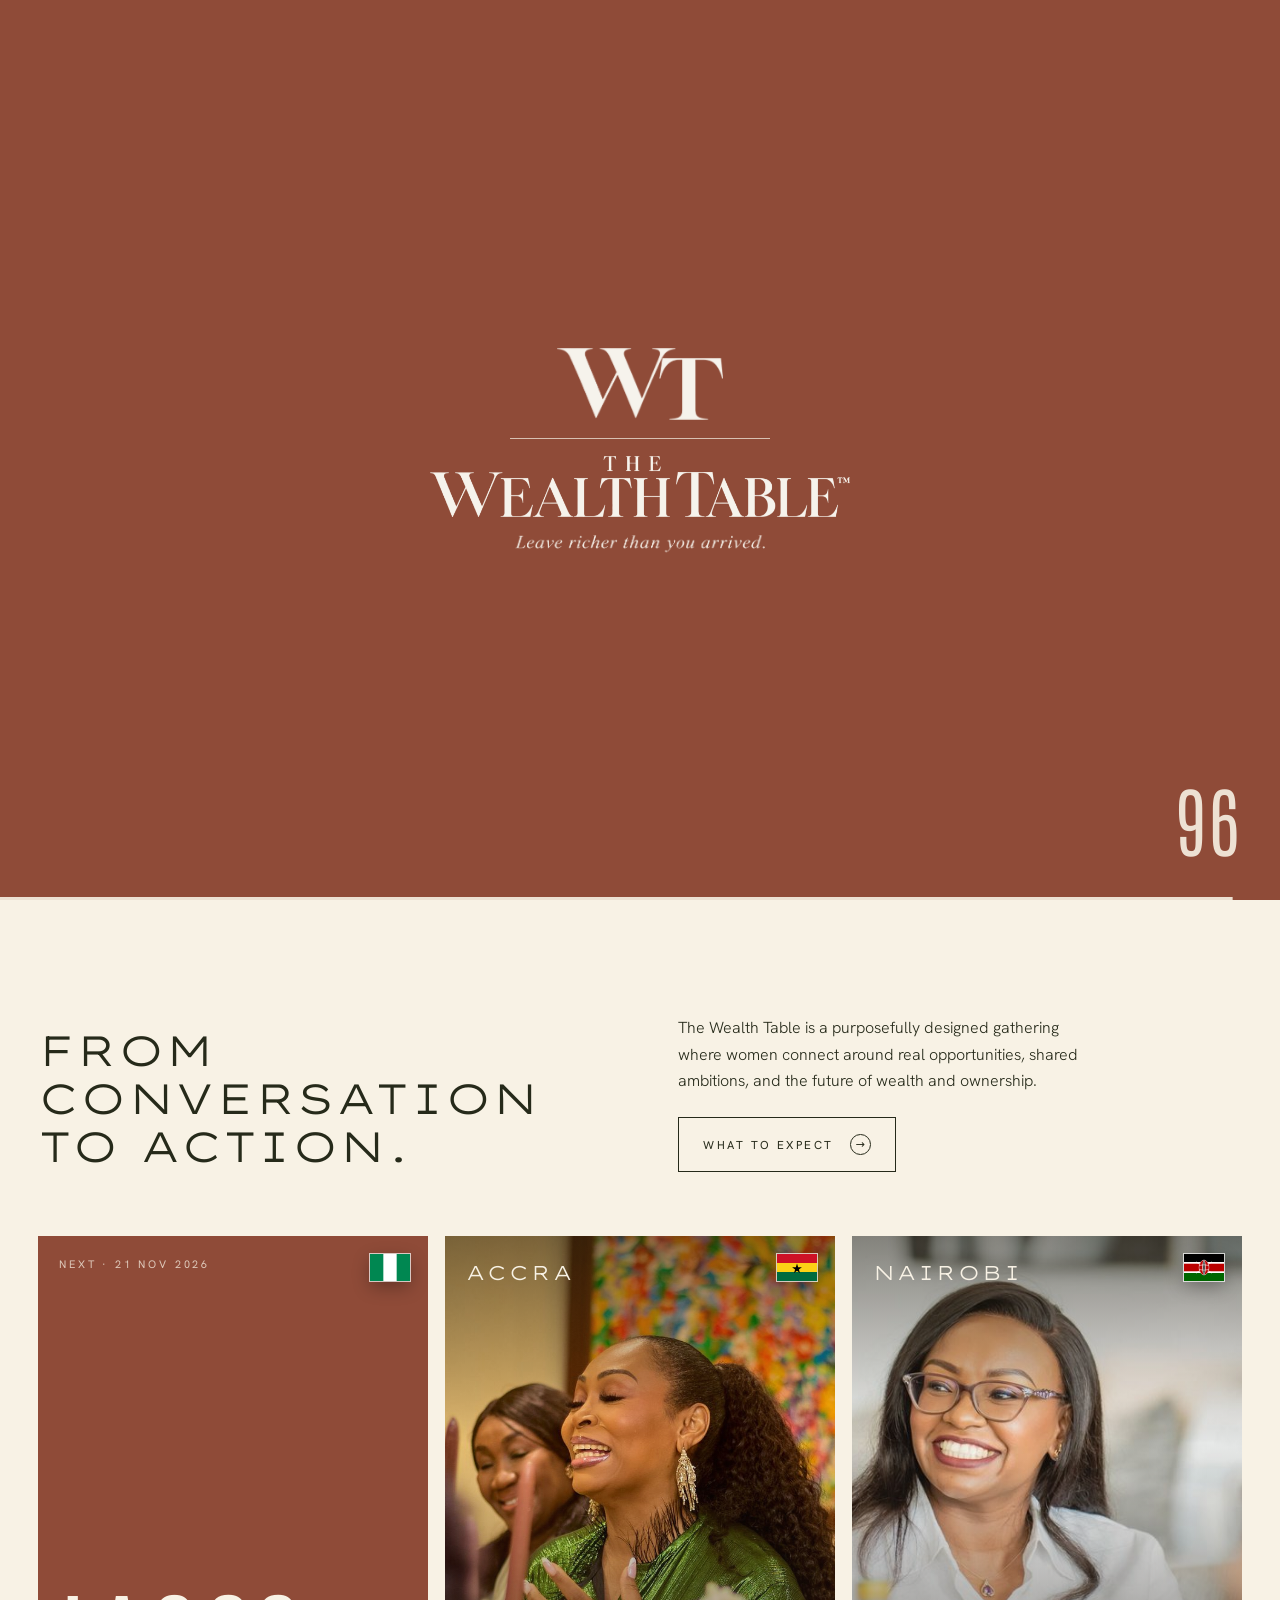
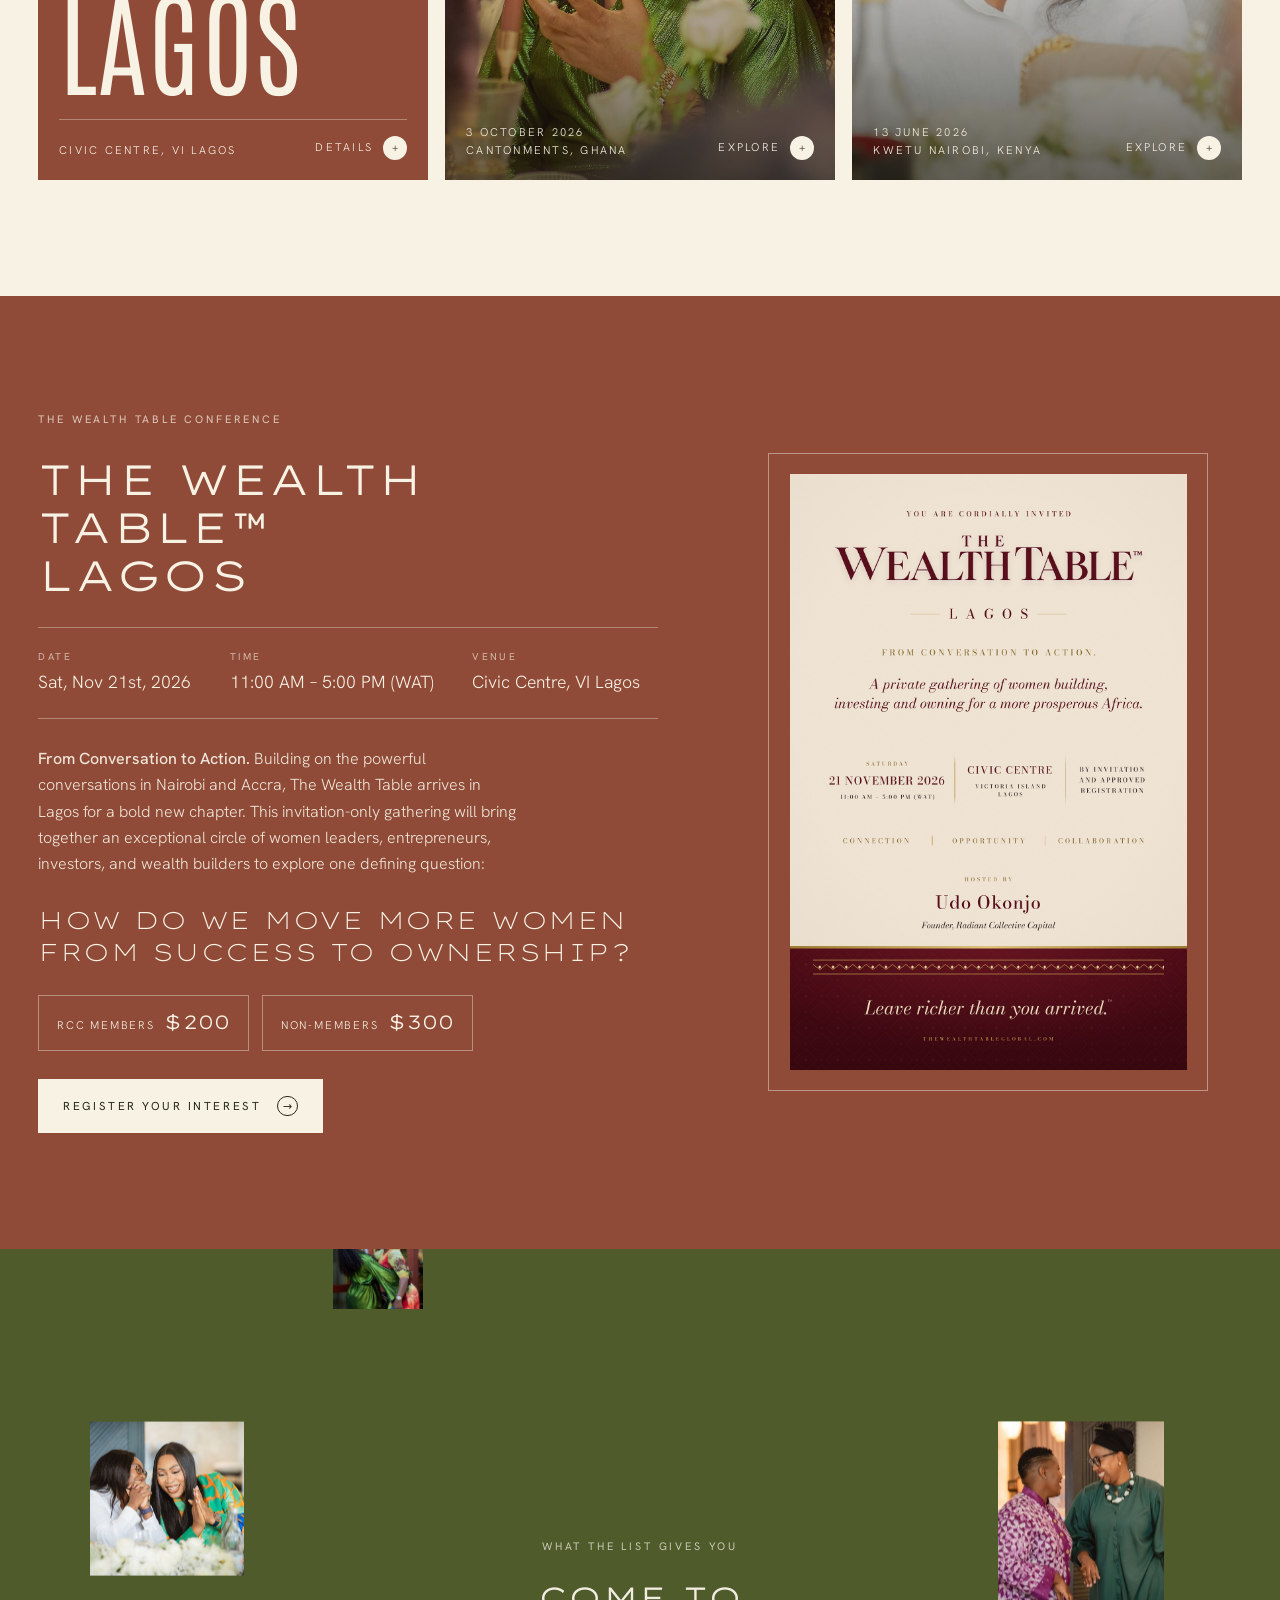
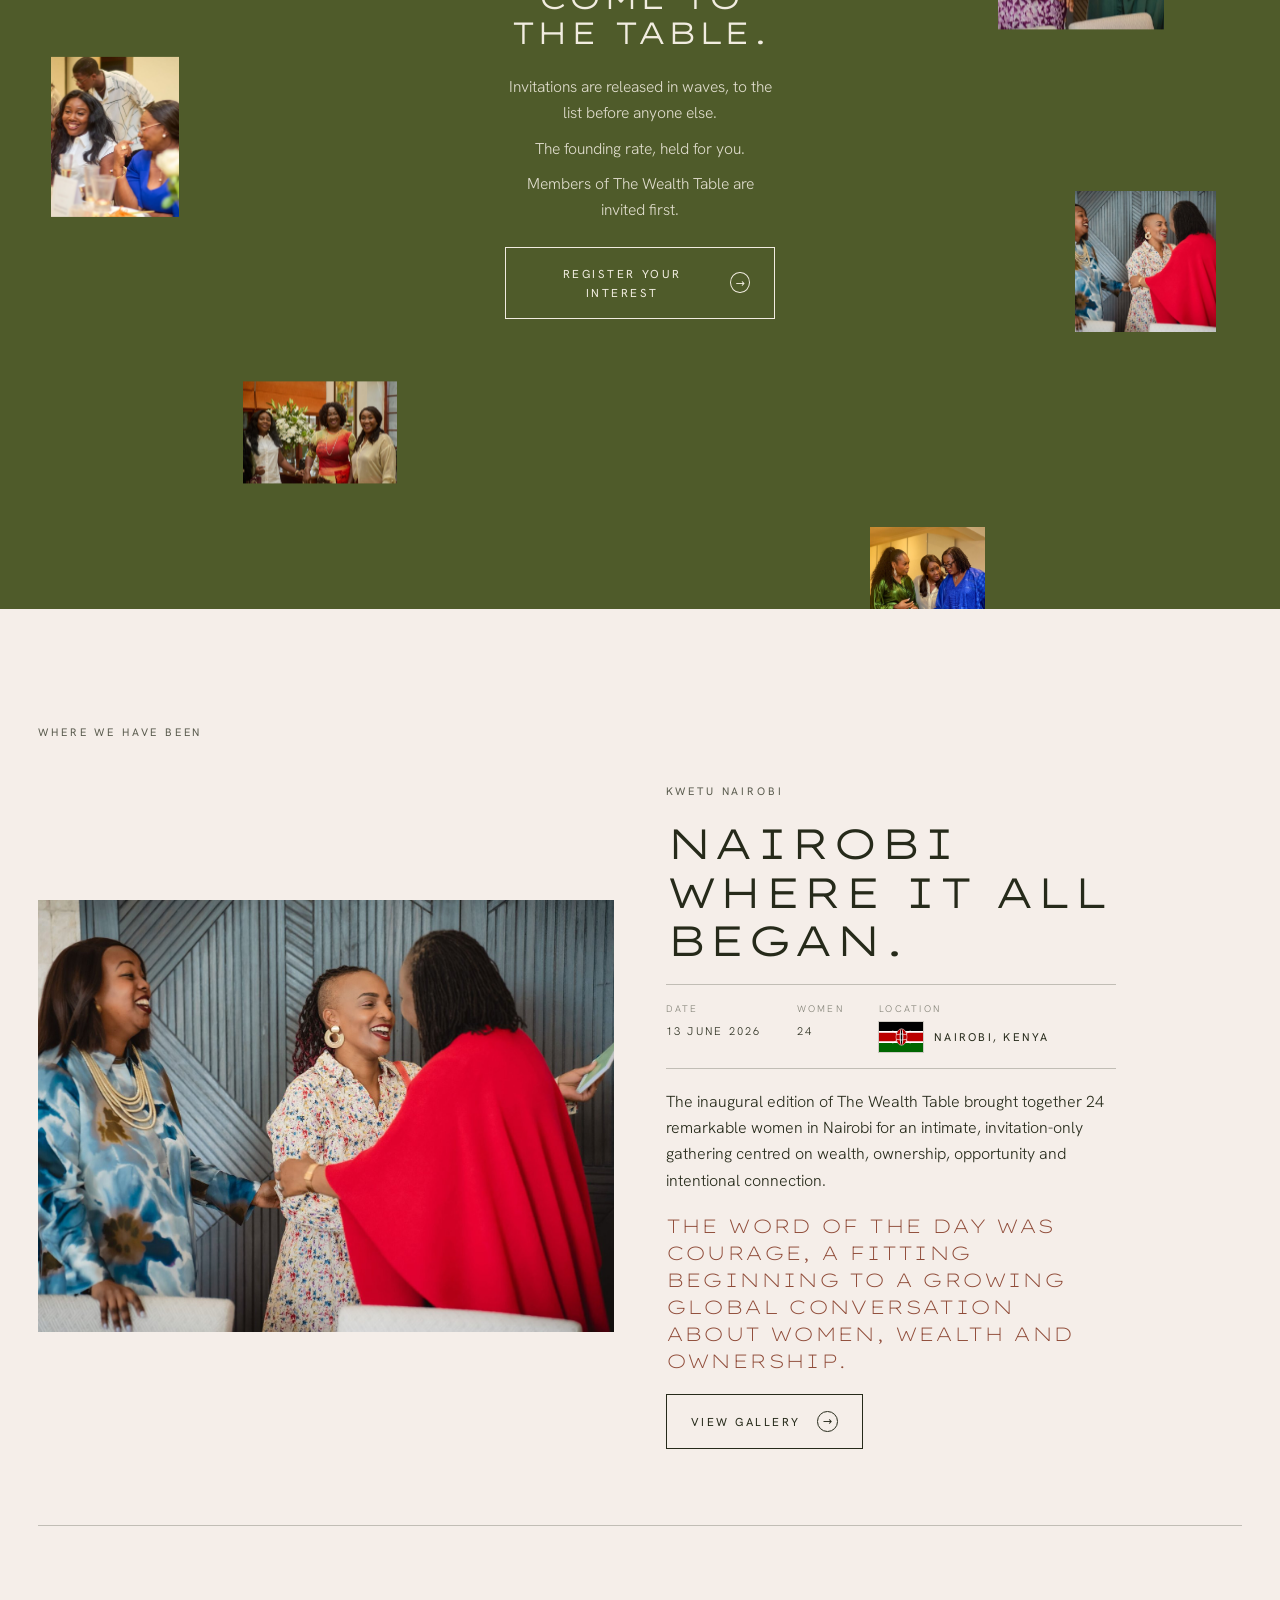
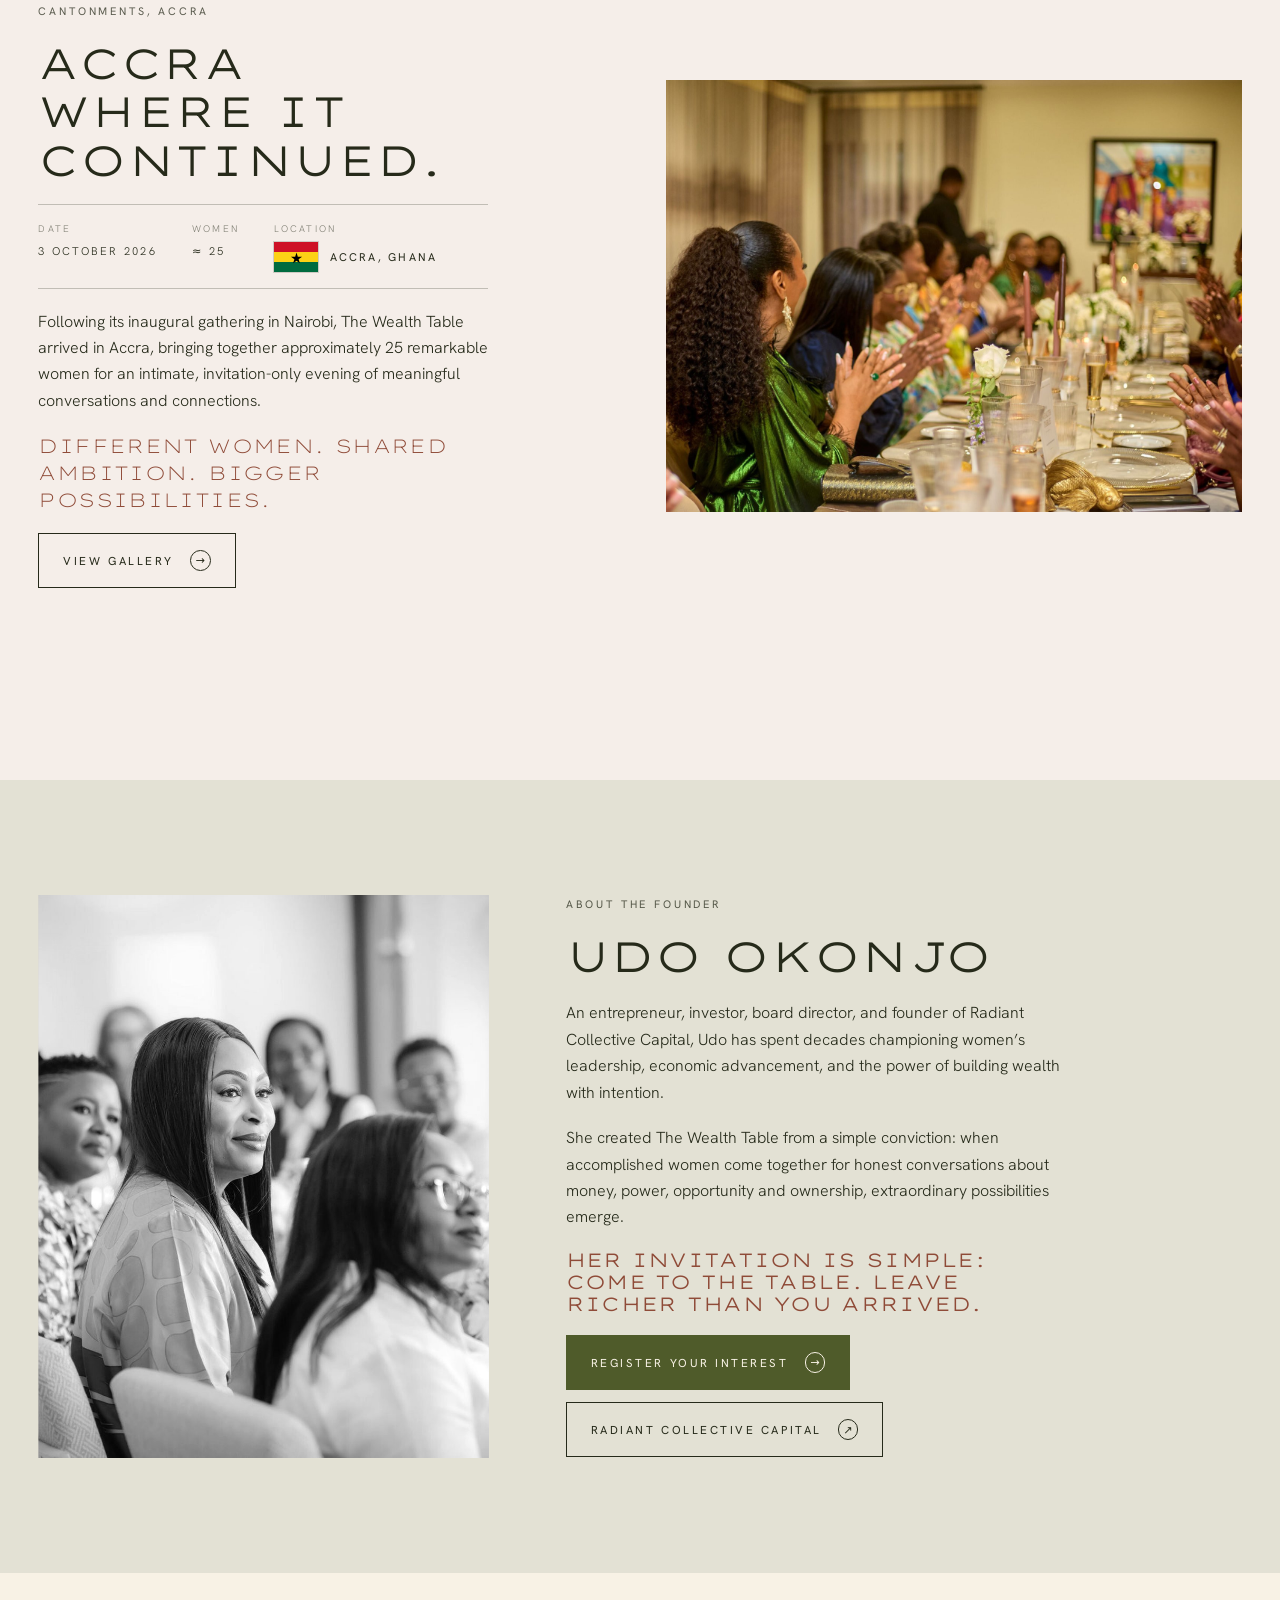
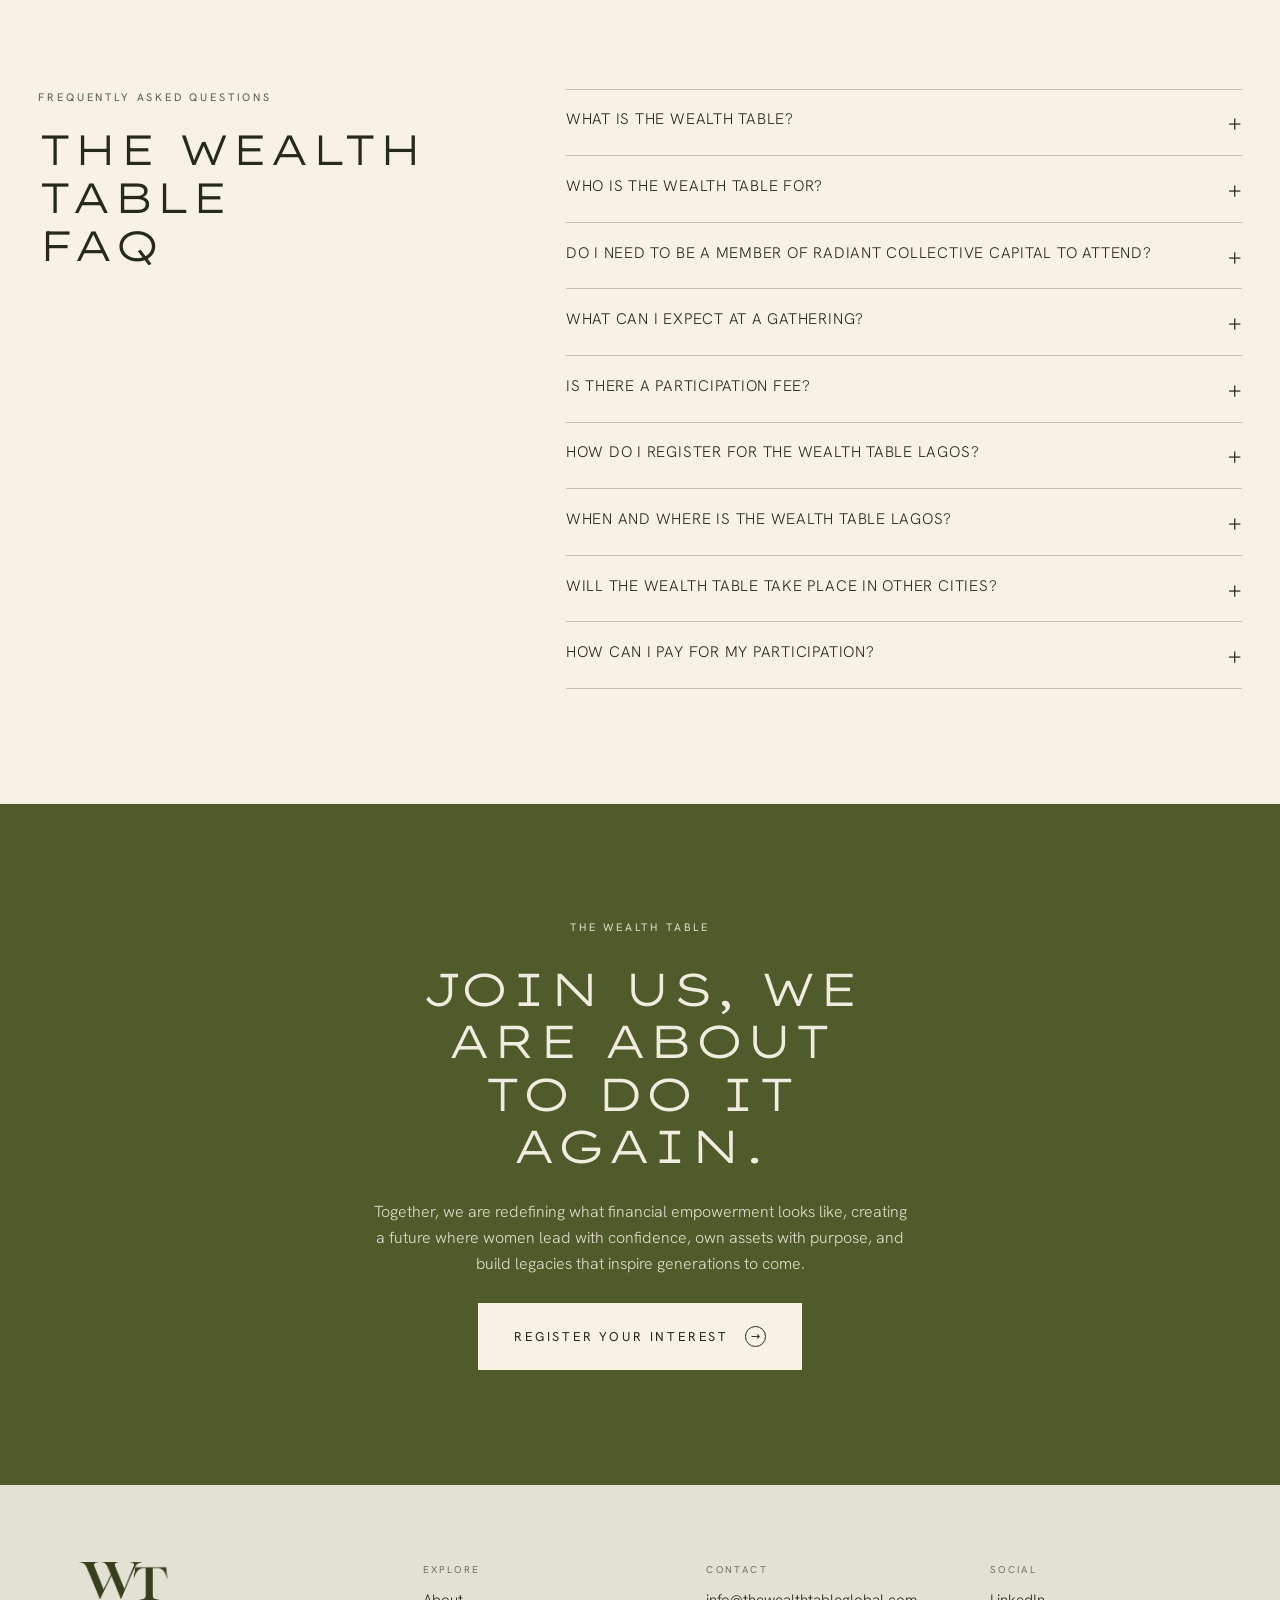
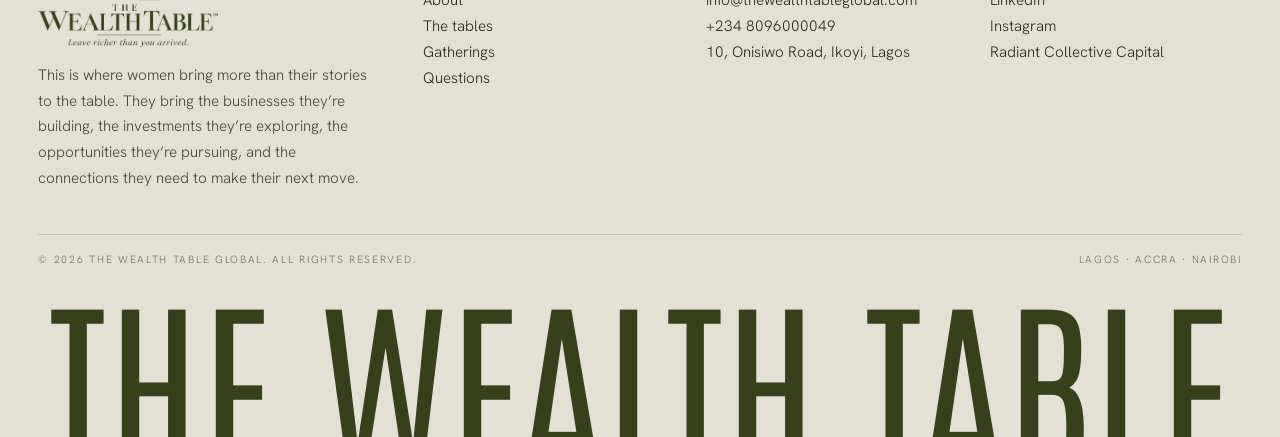
<file: index.html>
<!doctype html>
<html lang="en" class="is-loading">
<head>
<meta charset="utf-8">
<meta name="viewport" content="width=device-width,initial-scale=1">
<title>The Wealth Table | Leave richer than you arrived.</title>
<meta name="description" content="An invitation-only gathering where women connect around real opportunities, shared ambitions and the future of wealth and ownership. Nairobi, Accra, Lagos.">
<meta name="theme-color" content="#8f4b38">
<link rel="apple-touch-icon" href="assets/img/apple-touch-icon.png">
<link rel="icon" type="image/png" href="assets/img/favicon-white.png" media="(prefers-color-scheme: dark)">
<link rel="icon" type="image/png" href="assets/img/favicon-dark.png" media="(prefers-color-scheme: light)">
<meta property="og:type" content="website">
<meta property="og:title" content="The Wealth Table | Leave richer than you arrived.">
<meta property="og:description" content="An invitation-only gathering where women connect around real opportunities, shared ambitions and the future of wealth and ownership. Nairobi, Accra, Lagos.">
<meta property="og:image" content="/assets/img/og.jpg">
<meta name="twitter:card" content="summary_large_image">
<script type="application/ld+json">{"@context": "https://schema.org", "@type": "Event", "name": "The Wealth Table Lagos", "startDate": "2026-11-21T11:00:00+01:00", "endDate": "2026-11-21T17:00:00+01:00", "eventAttendanceMode": "https://schema.org/OfflineEventAttendanceMode", "eventStatus": "https://schema.org/EventScheduled", "location": {"@type": "Place", "name": "Civic Centre", "address": {"@type": "PostalAddress", "addressLocality": "Victoria Island, Lagos", "addressCountry": "NG"}}, "description": "An invitation-only gathering of women leaders, entrepreneurs, investors and wealth builders exploring one question: how do we move more women from success to ownership?", "organizer": {"@type": "Organization", "name": "The Wealth Table Global", "url": "/"}, "offers": [{"@type": "Offer", "name": "RCC member", "price": "200", "priceCurrency": "USD"}, {"@type": "Offer", "name": "Non-member", "price": "300", "priceCurrency": "USD"}]}</script>
<script>if(matchMedia("(prefers-reduced-motion: reduce)").matches)document.documentElement.classList.remove("is-loading")</script>
<link rel="stylesheet" href="assets/fonts/fonts.css">
<link rel="stylesheet" href="assets/css/base.css?v=a5abfa16">
<link rel="stylesheet" href="assets/css/site.css?v=b6b1b079">
</head>
<body>
<a class="skip" href="#about">Skip to content</a>
<div class="pre" aria-hidden="true">
  <div class="h t"></div><div class="h b"></div>
  <div class="c">
    <div class="m mono"><img src="assets/img/logo/wt-monogram-cream.png" alt="" width="777" height="338"></div>
    <div class="rule"></div>
    <div class="m word"><img src="assets/img/logo/wordmark-cream.png" alt="" width="1588" height="230"></div>
    <div class="tag"><img src="assets/img/logo/tagline-cream.png" alt="" width="1067" height="74"></div>
  </div>
  <div class="count">00</div><div class="bar"></div>
</div>
<noscript><style>.pre{display:none}.mask>span{transform:none!important}.nav,.dock{transform:translate(-50%,0)!important}[data-reveal]{opacity:1!important;transform:none!important}.veil{clip-path:none!important}html.is-loading,html.is-loading body{overflow:auto}</style></noscript>
<header class="nav" id="nav">
  <a class="reg" href="#" data-luma><span>Register interest</span></a>
  <a class="logo" href="#top" aria-label="The Wealth Table, home"><img class="c" src="assets/img/logo/wordmark-cream.png" alt="The Wealth Table" width="1588" height="230"><img class="k" src="assets/img/logo/wordmark-olive.png" alt="" width="1588" height="230"></a>
  <button class="bg" id="openMenu" aria-label="Open menu" aria-haspopup="dialog" aria-expanded="false"><i></i><i></i></button>
</header>
<div class="menu" id="menu" role="dialog" aria-modal="true" aria-label="Menu">
  <div class="top"><img src="assets/img/logo/wordmark-cream.png" alt="The Wealth Table" width="1588" height="230"><button id="closeMenu">Close</button></div>
  <nav aria-label="Menu">
    <a href="#top"><small>01</small>Home</a>
    <a href="#about"><small>02</small>About</a>
    <a href="#tables"><small>03</small>The tables</a>
    <a href="#faq"><small>04</small>Questions</a>
    <a class="nextbox" href="#lagos"><span><small>Lagos · 21 November 2026</small>View next event</span><span aria-hidden="true">→</span></a>
  </nav>
  <div class="foot"><span>info@thewealthtableglobal.com</span><span>+234 8096000049</span><span>10, Onisiwo Road, Ikoyi, Lagos</span></div>
</div>
<main id="top">
  <section class="hero" data-nb="rgba(3,9,13,.19)" data-fg="cream">
    <div class="bgi"><img src="assets/img/photos/a-6797.jpg" alt="Guests chatting at a candlelit table in Accra" width="1600" height="1155" fetchpriority="high" style="object-position:50% 55%"><video class="hero-video" muted playsinline loop preload="auto" aria-hidden="true" tabindex="-1" poster="assets/img/photos/a-6797.jpg"><source src="assets/video/hero.mp4" type="video/mp4"></video></div>
    <h1><span class="mask"><span style="--d:300">Leave richer</span></span><span class="mask"><span style="--d:440">than you arrived.</span></span></h1>
    <p class="sub"><span class="mask"><span style="--d:760">An invitation-only gathering of women building, investing and owning.</span></span></p>
    <a class="dock" href="#" data-luma aria-label="Register your interest for The Wealth Table Lagos">
      <span class="t"><b>Next gathering · Sat 21 November 2026 · Civic Centre, VI Lagos</b><span>Register your interest</span></span>
      <span class="go">Register <span aria-hidden="true">→</span></span>
    </a>
  </section>

  <section class="sec on-sand" id="about" data-nb="rgba(248,242,229,.6)" data-fg="ink">
    <div class="state">
      <h2 class="H" data-reveal>From conversation<br>to action.</h2>
      <div class="r" data-reveal style="--d:120"><p>The Wealth Table is a purposefully designed gathering where women connect around real opportunities, shared ambitions, and the future of wealth and ownership.</p><a class="btn" href="#faq" style="justify-self:start">What to expect <i>→</i></a></div>
    </div>
    <div class="cards" id="tables">
      <a class="tcard solid" href="#lagos" data-reveal><span class="chip"><i class="flag"><img src="assets/img/flags/ng.svg" alt="Flag of Nigeria" width="90" height="60"></i></span><span class="tag">Next · 21 Nov 2026</span><span class="big">Lagos</span><div class="b"><span>Civic Centre, VI Lagos</span><span>Details <i>+</i></span></div></a>
      <a class="tcard" href="#gatherings" data-reveal style="--d:100"><img src="assets/img/photos/a-6823-sm.jpg" alt="A guest speaking animatedly in Accra" width="770" height="900" loading="lazy" decoding="async" style="object-position:50% 25%"><span class="chip"><i class="flag"><img src="assets/img/flags/gh.svg" alt="Flag of Ghana" width="90" height="60"></i></span><h3>Accra</h3><div class="b"><span>3 October 2026<br>Cantonments, Ghana</span><span>Explore <i>+</i></span></div></a>
      <a class="tcard" href="#gatherings" data-reveal style="--d:200"><img src="assets/img/photos/n-10857-sm.jpg" alt="A guest smiling at the table in Nairobi" width="900" height="600" loading="lazy" decoding="async" style="object-position:36% 40%"><span class="chip"><i class="flag"><img src="assets/img/flags/ke.svg" alt="Flag of Kenya" width="90" height="60"></i></span><h3>Nairobi</h3><div class="b"><span>13 June 2026<br>Kwetu Nairobi, Kenya</span><span>Explore <i>+</i></span></div></a>
    </div>
  </section>

  <section class="sec on-terra" id="lagos" data-nb="rgba(143,75,56,.55)" data-fg="cream">
    <div class="split">
      <div class="tx">
        <p class="tag">The Wealth Table Conference</p>
        <h2 class="H" data-reveal>The Wealth Table™<br>Lagos</h2>
        <div class="facts"><div><b>Date</b><span>Sat, Nov 21st, 2026</span></div><div><b>Time</b><span>11:00 AM – 5:00 PM (WAT)</span></div><div><b>Venue</b><span>Civic Centre, VI Lagos</span></div></div>
        <p style="max-width:54ch;opacity:.92"><b style="font-weight:500">From Conversation to Action.</b> Building on the powerful conversations in Nairobi and Accra, The Wealth Table arrives in Lagos for a bold new chapter. This invitation-only gathering will bring together an exceptional circle of women leaders, entrepreneurs, investors, and wealth builders to explore one defining question:</p>
        <p class="q">How do we move more women from success to ownership?</p>
        <div class="fees"><div>RCC members<b>$200</b></div><div>Non-members<b>$300</b></div></div>
        <div><a class="btn fill" href="#" data-luma>Register your interest <i>→</i></a></div>
      </div>
      <div class="pf" data-reveal><img src="assets/img/poster-lagos-v2.jpg" alt="The Wealth Table Lagos invitation: Saturday 21 November 2026, Civic Centre, Victoria Island" width="1200" height="1800" loading="lazy" decoding="async"></div>
    </div>
  </section>

  <section class="sec on-olive cloud" id="cloud" data-nb="rgba(79,91,42,.55)" data-fg="cream" aria-label="Moments from the gatherings">
    <div class="s s1" data-par="0.12"><div class="ph"><img src="assets/img/photos/n-10840-sm.jpg" alt="Two guests sharing a laugh in Nairobi" width="900" height="600" loading="lazy" decoding="async"></div></div><div class="s s2" data-par="-0.08"><div class="ph"><img src="assets/img/photos/a-6618-sm.jpg" alt="Two guests embracing in Accra" width="770" height="900" loading="lazy" decoding="async"></div></div><div class="s s3" data-par="0.16"><div class="ph"><img src="assets/img/photos/n-10817-sm.jpg" alt="Two guests greeting each other in Nairobi" width="900" height="600" loading="lazy" decoding="async"></div></div><div class="s s4" data-par="-0.1"><div class="ph"><img src="assets/img/photos/a-6949-sm.jpg" alt="Two guests laughing at the table in Accra" width="900" height="650" loading="lazy" decoding="async"></div></div><div class="s s5" data-par="0.14"><div class="ph"><img src="assets/img/photos/n-10816-sm.jpg" alt="Three guests laughing together in Nairobi" width="900" height="600" loading="lazy" decoding="async"></div></div><div class="s s6" data-par="-0.12"><div class="ph"><img src="assets/img/photos/a-6626-sm.jpg" alt="Three guests posing together in Accra" width="900" height="650" loading="lazy" decoding="async"></div></div><div class="s s7" data-par="0.1"><div class="ph"><img src="assets/img/photos/a-6917-sm.jpg" alt="Three guests chatting by the buffet in Accra" width="900" height="649" loading="lazy" decoding="async"></div></div>
    <div class="mid"><p class="tag">What the list gives you</p><h2 class="H" data-reveal>Come to<br>the table.</h2><div class="gv"><p>Invitations are released in waves, to the list before anyone else.</p><p>The founding rate, held for you.</p><p>Members of The Wealth Table are invited first.</p></div><a class="btn" href="#" data-luma>Register your interest <i>→</i></a></div>
  </section>

  <section class="sec on-blush" id="gatherings" data-nb="rgba(245,238,233,.6)" data-fg="ink">
    <p class="tag" style="margin-bottom:2.6rem">Where we have been</p>
    <article class="gath" id="nairobi">
        <div class="im" data-reveal><div class="ph"><img src="assets/img/photos/n-10816.jpg" alt="Three guests laughing together in Nairobi" width="1600" height="1067" loading="lazy" decoding="async" style="object-position:50% 45%"></div></div>
        <div class="tx" data-reveal style="--d:120">
          <p class="tag">Kwetu Nairobi</p>
          <h3 class="H">Nairobi<br>Where It All Began.</h3>
          <div class="meta">
            <div><span>Date</span>13 June 2026</div>
            <div><span>Women</span>24</div>
            <div class="loc"><span>Location</span><div><i class="flag lg"><img src="assets/img/flags/ke.svg" alt="Flag of Kenya" width="90" height="60"></i><b>Nairobi, Kenya</b></div></div>
          </div>
          <p>The inaugural edition of The Wealth Table brought together 24 remarkable women in Nairobi for an intimate, invitation-only gathering centred on wealth, ownership, opportunity and intentional connection.</p>
          <p class="pull">The word of the day was Courage, a fitting beginning to a growing global conversation about women, wealth and ownership.</p>
          <div class="acts"><a class="btn" href="gallery/nairobi/">View gallery <i>→</i></a></div>
        </div>
      </article>
    <article class="gath rev" id="accra">
        <div class="im" data-reveal><div class="ph"><img src="assets/img/photos/a-6762.jpg" alt="Guests applauding at a long candlelit table in Accra" width="1600" height="1155" loading="lazy" decoding="async" style="object-position:50% 45%"></div></div>
        <div class="tx" data-reveal style="--d:120">
          <p class="tag">Cantonments, Accra</p>
          <h3 class="H">Accra<br>Where It Continued.</h3>
          <div class="meta">
            <div><span>Date</span>3 October 2026</div>
            <div><span>Women</span>≈ 25</div>
            <div class="loc"><span>Location</span><div><i class="flag lg"><img src="assets/img/flags/gh.svg" alt="Flag of Ghana" width="90" height="60"></i><b>Accra, Ghana</b></div></div>
          </div>
          <p>Following its inaugural gathering in Nairobi, The Wealth Table arrived in Accra, bringing together approximately 25 remarkable women for an intimate, invitation-only evening of meaningful conversations and connections.</p>
          <p class="pull">Different women. Shared ambition. Bigger possibilities.</p>
          <div class="acts"><a class="btn" href="gallery/accra/">View gallery <i>→</i></a></div>
        </div>
      </article>
  </section>

  <section class="sec on-stone" id="host" data-nb="rgba(227,225,212,.6)" data-fg="ink">
    <div class="founder">
      <div class="ph veil"><img src="assets/img/photos/n-10849.jpg" alt="A guest listening at the Nairobi table" width="1600" height="1067" loading="lazy" decoding="async" style="object-position:42% 40%"></div>
      <div class="tx"><p class="tag">About the founder</p><h2 class="H">Udo Okonjo</h2><p>An entrepreneur, investor, board director, and founder of Radiant Collective Capital, Udo has spent decades championing women’s leadership, economic advancement, and the power of building wealth with intention.</p><p>She created The Wealth Table from a simple conviction: when accomplished women come together for honest conversations about money, power, opportunity and ownership, extraordinary possibilities emerge.</p><p class="H" style="font-size:clamp(.95rem,1.5vw,1.3rem);color:var(--terra)">Her invitation is simple: Come to the table. Leave richer than you arrived.</p>
        <div style="display:flex;gap:.8rem;flex-wrap:wrap"><a class="btn dark" href="#" data-luma>Register your interest <i>→</i></a><a class="btn" href="https://radiantcollectivecapital.vercel.app" target="_blank" rel="noopener">Radiant Collective Capital <i>↗</i></a></div></div>
    </div>
  </section>

  <section class="sec on-sand" id="faq" data-nb="rgba(248,242,229,.6)" data-fg="ink">
    <div class="faqs"><div><p class="tag">Frequently asked questions</p><h2 class="H" style="margin-top:1.2rem">The Wealth Table<br>FAQ</h2></div><div class="faq"><details><summary>What is The Wealth Table?</summary><p>The Wealth Table is a purposefully designed gathering where women connect around real opportunities, shared ambitions, and the future of wealth and ownership. It’s a place to bring what you’re building, explore what’s next, and connect with women whose knowledge, experience, relationships, and resources can open new possibilities. From business opportunities and investments to strategic partnerships and valuable introductions, The Wealth Table creates the environment for connections to become meaningful action.</p></details><details><summary>Who is The Wealth Table for?</summary><p>The Wealth Table is for women who are building, investing, leading, creating and ready to make their next significant move. Whether you’re an entrepreneur exploring expansion, a professional building wealth, an investor seeking new perspectives or a leader looking to turn influence into ownership, there is a place for you at the table.</p></details><details><summary>Do I need to be a member of Radiant Collective Capital to attend?</summary><p>No. The Wealth Table welcomes both RCC members and non-members. RCC members enjoy preferential participation rates.</p></details><details><summary>What can I expect at a gathering?</summary><p>Expect an immersive experience built around meaningful connections, practical insights and real opportunities. Come prepared to share what you’re working on, the opportunities you’re exploring, the challenges you’re navigating and the kind of connections that could help you move forward. You may discover a potential collaborator, gain valuable investment intelligence, make an important introduction or uncover an opportunity you hadn’t previously considered. Rather than conventional conference presentations or sales pitches, the focus is on participation, contribution and making things happen.</p></details><details><summary>Is there a participation fee?</summary><p>Yes. Participation fees vary by city and gathering. For The Wealth Table Lagos, participation is $200 for RCC members and $300 for non-members. Both rates provide access to the same premium gathering and experience.</p></details><details><summary>How do I register for The Wealth Table Lagos?</summary><p>Click “Register for Lagos,” complete the registration form, select your applicable participation rate, and proceed to payment. Your registration will be confirmed following successful payment, subject to availability.</p></details><details><summary>When and where is The Wealth Table Lagos?</summary><p>Saturday, 21 November 2026, at the Civic Centre, Victoria Island, Lagos, from 11:00 AM to 5:00 PM (WAT).</p></details><details><summary>Will The Wealth Table take place in other cities?</summary><p>Yes. Following our inaugural gathering in Nairobi and our second gathering in Accra, The Wealth Table continues to expand across Africa and beyond, creating new spaces for women to connect, collaborate and unlock opportunities.</p></details><details><summary>How can I pay for my participation?</summary><p>Participation fees are listed in US dollars, with the option to pay in Nigerian naira at the applicable local rate. Secure online payment options and the applicable amounts will be displayed during registration. Your participation will be confirmed once payment has been successfully completed.</p></details></div></div>
  </section>

  <section class="sec on-olive" id="register" data-nb="rgba(79,91,42,.55)" data-fg="cream">
    <div class="cta-big">
      <p class="tag">The Wealth Table</p>
      <h2 class="H" data-reveal>Join us, we are about<br>to do it again.</h2>
      <p>Together, we are redefining what financial empowerment looks like, creating a future where women lead with confidence, own assets with purpose, and build legacies that inspire generations to come.</p>
      <a class="btn fill xl" href="#" data-luma>Register your interest <i>→</i></a>
    </div>
  </section>
</main>
<footer data-nb="rgba(227,225,212,.6)" data-fg="ink">
  <div class="fg">
    <div><img src="assets/img/logo/lockup-full-olive.png" alt="The Wealth Table. Leave richer than you arrived." width="180" height="85" style="width:180px;height:auto;margin-bottom:1rem"><p>This is where women bring more than their stories to the table. They bring the businesses they’re building, the investments they’re exploring, the opportunities they’re pursuing, and the connections they need to make their next move.</p></div>
    <div><b>Explore</b><a href="#about">About</a><br><a href="#tables">The tables</a><br><a href="#gatherings">Gatherings</a><br><a href="#faq">Questions</a></div>
    <div><b>Contact</b><a href="mailto:info@thewealthtableglobal.com">info@thewealthtableglobal.com</a><br>+234 8096000049<br>10, Onisiwo Road, Ikoyi, Lagos</div>
    <div><b>Social</b><a href="https://ng.linkedin.com/in/udomaryanneokonjo" target="_blank" rel="noopener">LinkedIn</a><br><a href="https://www.instagram.com/udo_okonjo" target="_blank" rel="noopener">Instagram</a><br><a href="https://radiantcollectivecapital.vercel.app" target="_blank" rel="noopener">Radiant Collective Capital</a></div>
  </div>
  <div class="fb"><span>© 2026 The Wealth Table Global. All rights reserved.</span><span>Lagos · Accra · Nairobi</span></div>
  <div class="fw" aria-hidden="true">The Wealth Table</div>
</footer>
<script src="assets/js/config.js?v=afc36042"></script>
<script src="assets/js/site.js?v=4b60be8f" defer></script>
</body>
</html>
</file>
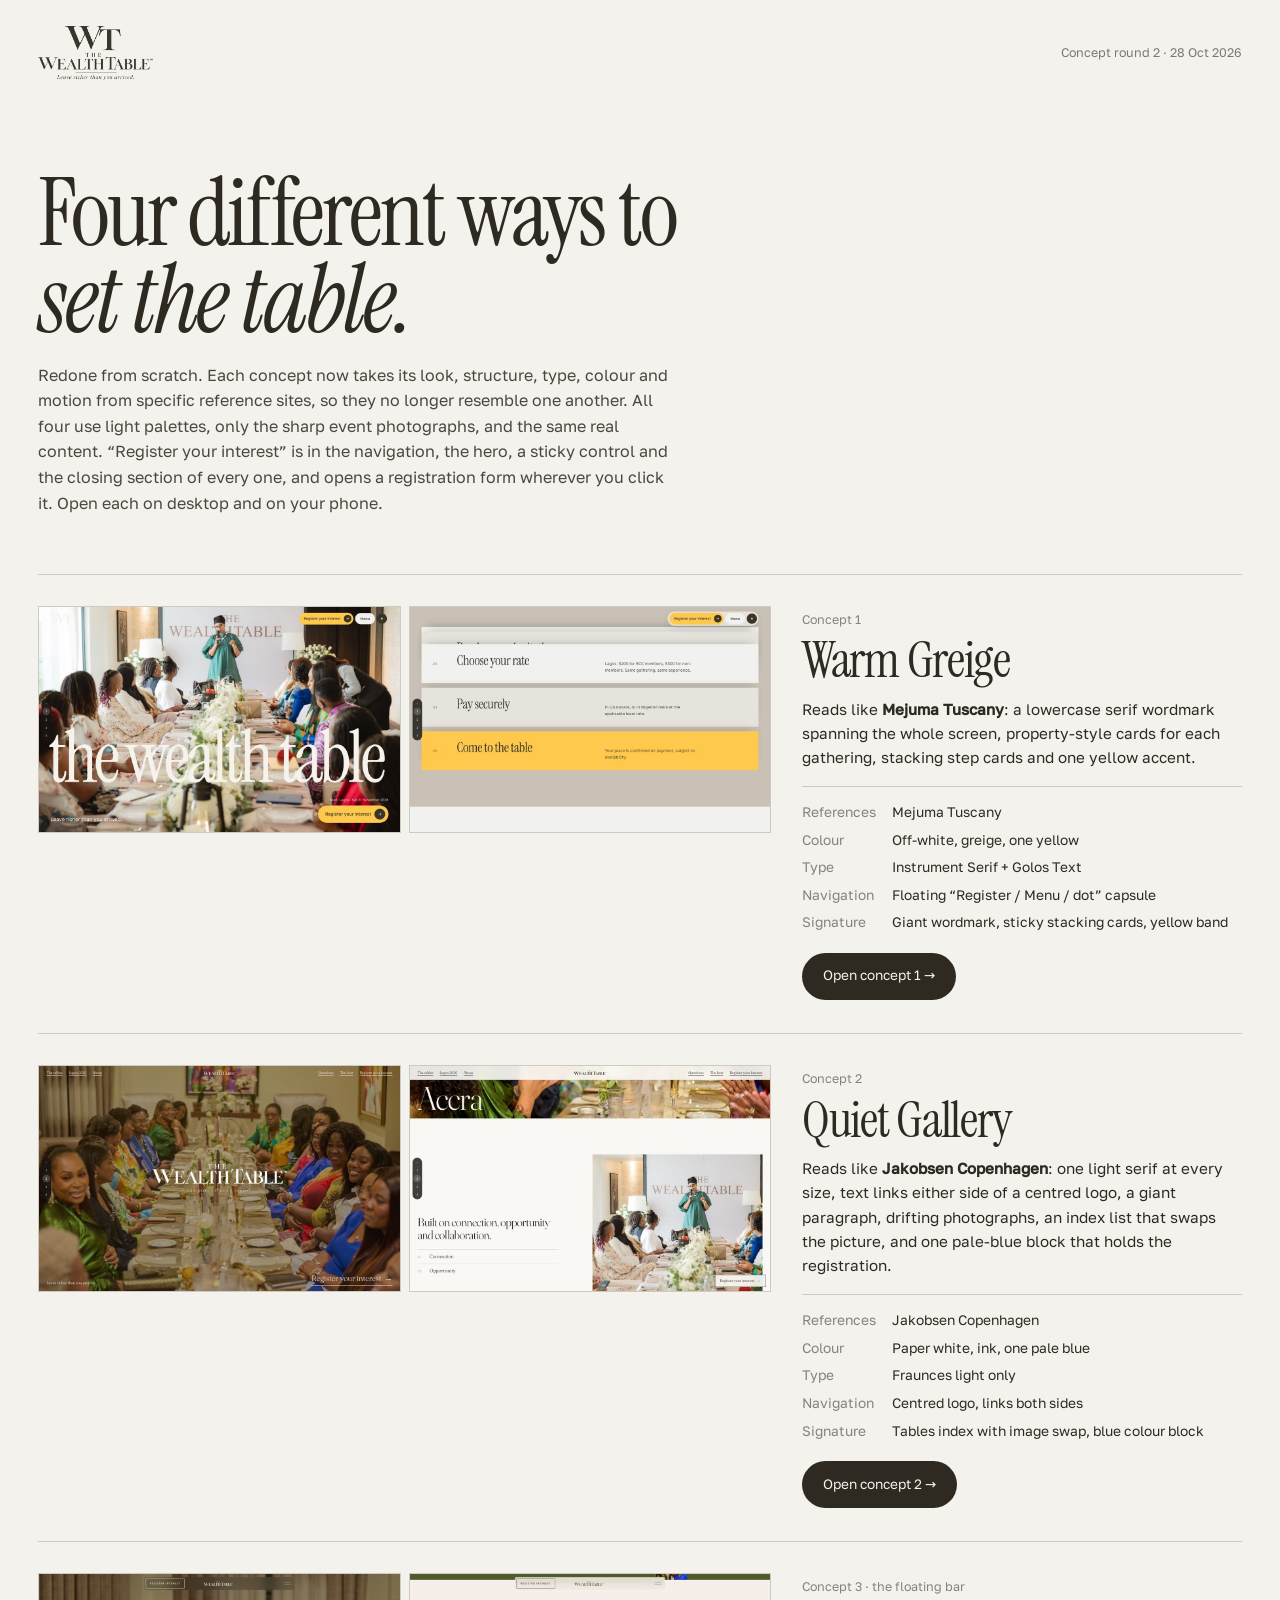
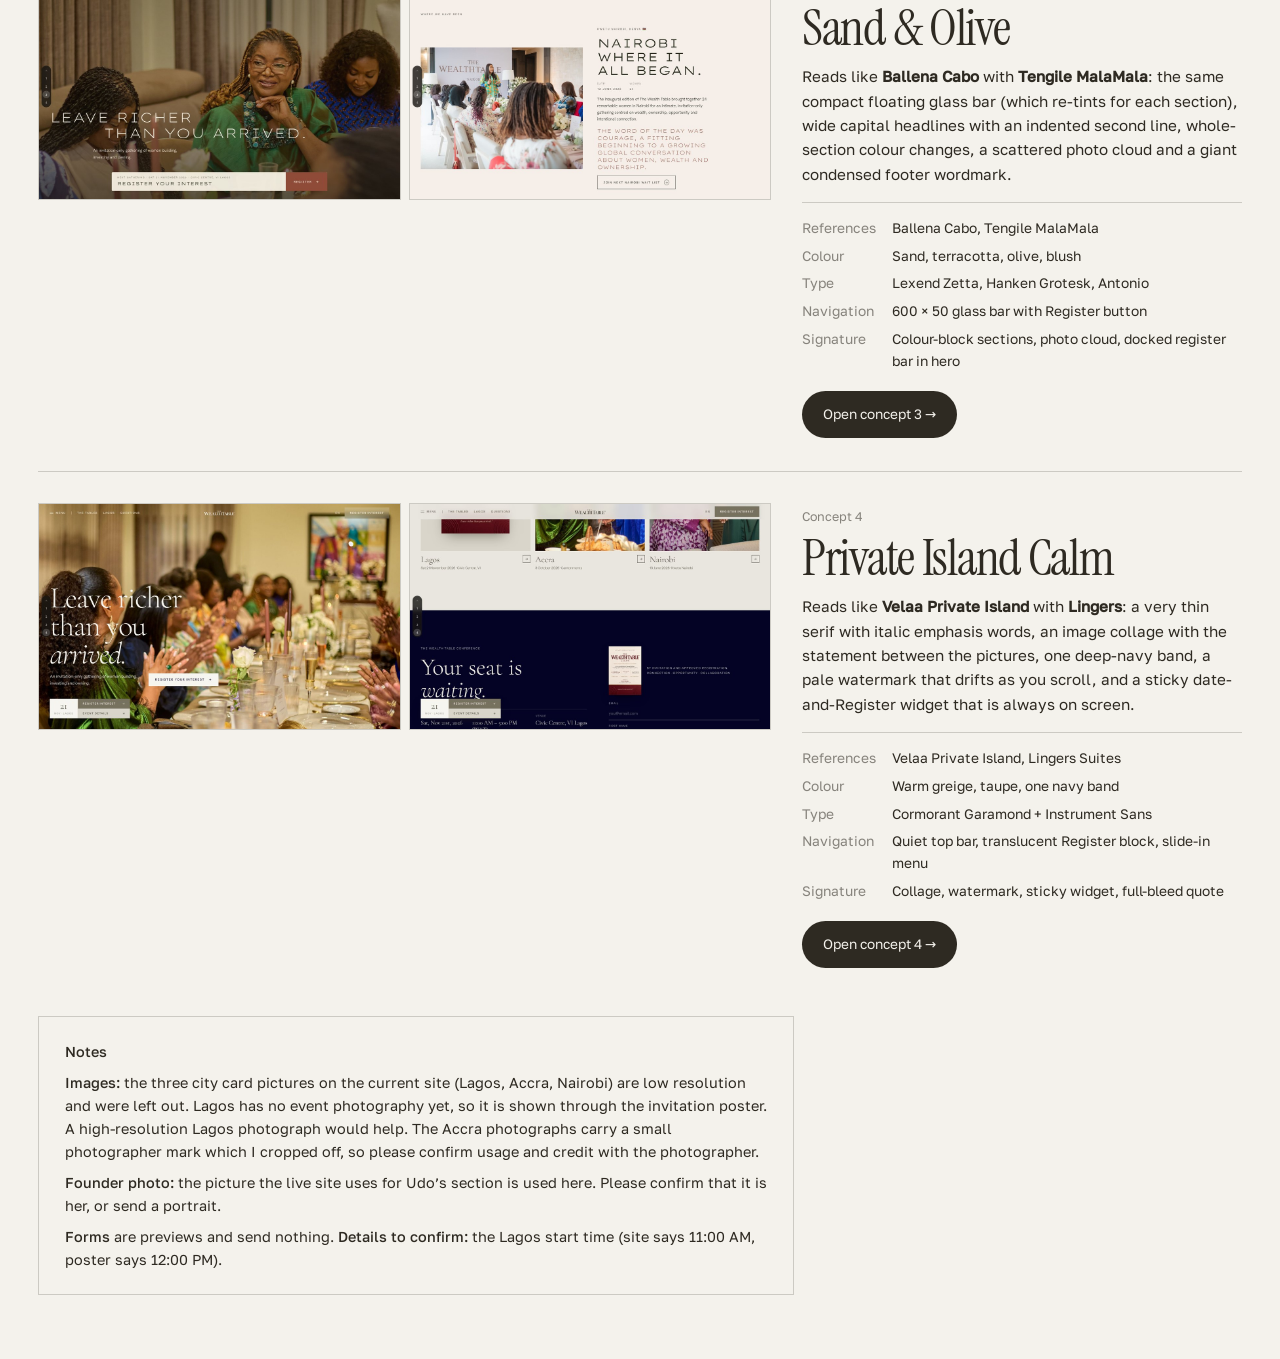
<file: concepts/index.html>
<!doctype html>
<html lang="en">
<head>
<meta charset="utf-8">
<meta name="viewport" content="width=device-width,initial-scale=1">
<title>The Wealth Table: Four Concepts, Round 2</title>
<link rel="icon" href="img/logo/wt-monogram-brown.png">
<link rel="stylesheet" href="fonts/fonts.css">
<style>
:root{--bg:#f4f2ec;--ink:#2e2a22;--line:rgba(46,42,34,.2)}
*{box-sizing:border-box}body{margin:0;background:var(--bg);color:var(--ink);font:400 1rem/1.6 "Golos Text",system-ui,sans-serif;-webkit-font-smoothing:antialiased}
a{color:inherit;text-decoration:none}img{display:block;max-width:100%}
header{padding:1.6rem clamp(1.1rem,3vw,3rem);display:flex;justify-content:space-between;align-items:center}
header img{height:54px;width:auto}header span{font-size:.78rem;opacity:.6}
h1{font:400 clamp(2.8rem,7.4vw,7.6rem)/.92 "Instrument Serif",serif;letter-spacing:-.03em;margin:clamp(2rem,5vw,4rem) clamp(1.1rem,3vw,3rem) 1.2rem;max-width:15ch}
h1 em{font-style:italic}
.lead{margin:0 clamp(1.1rem,3vw,3rem) clamp(2rem,5vw,3.6rem);max-width:64ch;opacity:.85}
.list{display:grid;gap:clamp(1.2rem,2.6vw,2.4rem);padding:0 clamp(1.1rem,3vw,3rem) 3rem}
.c{display:grid;grid-template-columns:1.25fr .75fr;gap:clamp(1rem,2.4vw,2.2rem);border-top:1px solid var(--line);padding-top:clamp(1.2rem,2.4vw,2rem);align-items:start}
.c .shots{display:grid;grid-template-columns:1fr 1fr;gap:.5rem}
.c .shots img{width:100%;height:auto;border:1px solid var(--line);transition:transform .8s cubic-bezier(.22,1,.36,1)}
.c:hover .shots img{transform:translateY(-3px)}
.c .n{font-size:.78rem;opacity:.55}
.c h2{font:400 clamp(2.2rem,4vw,3.8rem)/1 "Instrument Serif",serif;letter-spacing:-.025em;margin:.2rem 0 .7rem}
.c p{margin:0 0 1rem;font-size:.95rem}
.c dl{display:grid;grid-template-columns:auto 1fr;gap:.35rem 1rem;margin:0 0 1.2rem;font-size:.86rem;border-top:1px solid var(--line);padding-top:.9rem}
.c dt{opacity:.55}.c dd{margin:0}
.go{display:inline-flex;gap:.7rem;align-items:center;background:#2e2a22;color:#f4f2ec;padding:.8rem 1.3rem;font-size:.85rem;border-radius:99px}
.note{margin:0 clamp(1.1rem,3vw,3rem) 4rem;padding:1.4rem 1.6rem;border:1px solid var(--line);display:grid;gap:.5rem;max-width:84ch;font-size:.9rem}
.note b{font-weight:500}
@media(max-width:900px){.c{grid-template-columns:1fr}}
</style>
</head>
<body>
<header><img src="img/logo/lockup-full-brown.png" alt="The Wealth Table. Leave richer than you arrived."><span>Concept round 2 · 28 Oct 2026</span></header>
<h1>Four different ways to <em>set the table.</em></h1>
<p class="lead">Redone from scratch. Each concept now takes its look, structure, type, colour and motion from specific reference sites, so they no longer resemble one another. All four use light palettes, only the sharp event photographs, and the same real content. “Register your interest” is in the navigation, the hero, a sticky control and the closing section of every one, and opens a registration form wherever you click it. Open each on desktop and on your phone.</p>
<div class="list">
  <article class="c">
    <div class="shots"><img src="img/previews/c1-warm-hero.jpg" alt="Concept 1 hero"><img src="img/previews/c1-warm-mid.jpg" alt="Concept 1 tables section"></div>
    <div><span class="n">Concept 1</span><h2>Warm Greige</h2><p>Reads like <b>Mejuma Tuscany</b>: a lowercase serif wordmark spanning the whole screen, property-style cards for each gathering, stacking step cards and one yellow accent.</p>
      <dl><dt>References</dt><dd>Mejuma Tuscany</dd><dt>Colour</dt><dd>Off-white, greige, one yellow</dd><dt>Type</dt><dd>Instrument Serif + Golos Text</dd><dt>Navigation</dt><dd>Floating “Register / Menu / dot” capsule</dd><dt>Signature</dt><dd>Giant wordmark, sticky stacking cards, yellow band</dd></dl><a class="go" href="c1-warm.html">Open concept 1 →</a></div>
  </article>
  <article class="c">
    <div class="shots"><img src="img/previews/c2-quiet-hero.jpg" alt="Concept 2 hero"><img src="img/previews/c2-quiet-mid.jpg" alt="Concept 2 index section"></div>
    <div><span class="n">Concept 2</span><h2>Quiet Gallery</h2><p>Reads like <b>Jakobsen Copenhagen</b>: one light serif at every size, text links either side of a centred logo, a giant paragraph, drifting photographs, an index list that swaps the picture, and one pale-blue block that holds the registration.</p>
      <dl><dt>References</dt><dd>Jakobsen Copenhagen</dd><dt>Colour</dt><dd>Paper white, ink, one pale blue</dd><dt>Type</dt><dd>Fraunces light only</dd><dt>Navigation</dt><dd>Centred logo, links both sides</dd><dt>Signature</dt><dd>Tables index with image swap, blue colour block</dd></dl><a class="go" href="c2-quiet.html">Open concept 2 →</a></div>
  </article>
  <article class="c">
    <div class="shots"><img src="img/previews/c3-sand-hero.jpg" alt="Concept 3 hero"><img src="img/previews/c3-sand-mid.jpg" alt="Concept 3 cards section"></div>
    <div><span class="n">Concept 3 · the floating bar</span><h2>Sand &amp; Olive</h2><p>Reads like <b>Ballena Cabo</b> with <b>Tengile MalaMala</b>: the same compact floating glass bar (which re-tints for each section), wide capital headlines with an indented second line, whole-section colour changes, a scattered photo cloud and a giant condensed footer wordmark.</p>
      <dl><dt>References</dt><dd>Ballena Cabo, Tengile MalaMala</dd><dt>Colour</dt><dd>Sand, terracotta, olive, blush</dd><dt>Type</dt><dd>Lexend Zetta, Hanken Grotesk, Antonio</dd><dt>Navigation</dt><dd>600 × 50 glass bar with Register button</dd><dt>Signature</dt><dd>Colour-block sections, photo cloud, docked register bar in hero</dd></dl><a class="go" href="c3-sand.html">Open concept 3 →</a></div>
  </article>
  <article class="c">
    <div class="shots"><img src="img/previews/c4-resort-hero.jpg" alt="Concept 4 hero"><img src="img/previews/c4-resort-mid.jpg" alt="Concept 4 collage section"></div>
    <div><span class="n">Concept 4</span><h2>Private Island Calm</h2><p>Reads like <b>Velaa Private Island</b> with <b>Lingers</b>: a very thin serif with italic emphasis words, an image collage with the statement between the pictures, one deep-navy band, a pale watermark that drifts as you scroll, and a sticky date-and-Register widget that is always on screen.</p>
      <dl><dt>References</dt><dd>Velaa Private Island, Lingers Suites</dd><dt>Colour</dt><dd>Warm greige, taupe, one navy band</dd><dt>Type</dt><dd>Cormorant Garamond + Instrument Sans</dd><dt>Navigation</dt><dd>Quiet top bar, translucent Register block, slide-in menu</dd><dt>Signature</dt><dd>Collage, watermark, sticky widget, full-bleed quote</dd></dl><a class="go" href="c4-resort.html">Open concept 4 →</a></div>
  </article>
</div>
<div class="note"><b>Notes</b>
<span><b>Images:</b> the three city card pictures on the current site (Lagos, Accra, Nairobi) are low resolution and were left out. Lagos has no event photography yet, so it is shown through the invitation poster. A high-resolution Lagos photograph would help. The Accra photographs carry a small photographer mark which I cropped off, so please confirm usage and credit with the photographer.</span>
<span><b>Founder photo:</b> the picture the live site uses for Udo’s section is used here. Please confirm that it is her, or send a portrait.</span>
<span><b>Forms</b> are previews and send nothing. <b>Details to confirm:</b> the Lagos start time (site says 11:00 AM, poster says 12:00 PM).</span></div>
</body>
</html>
</file>
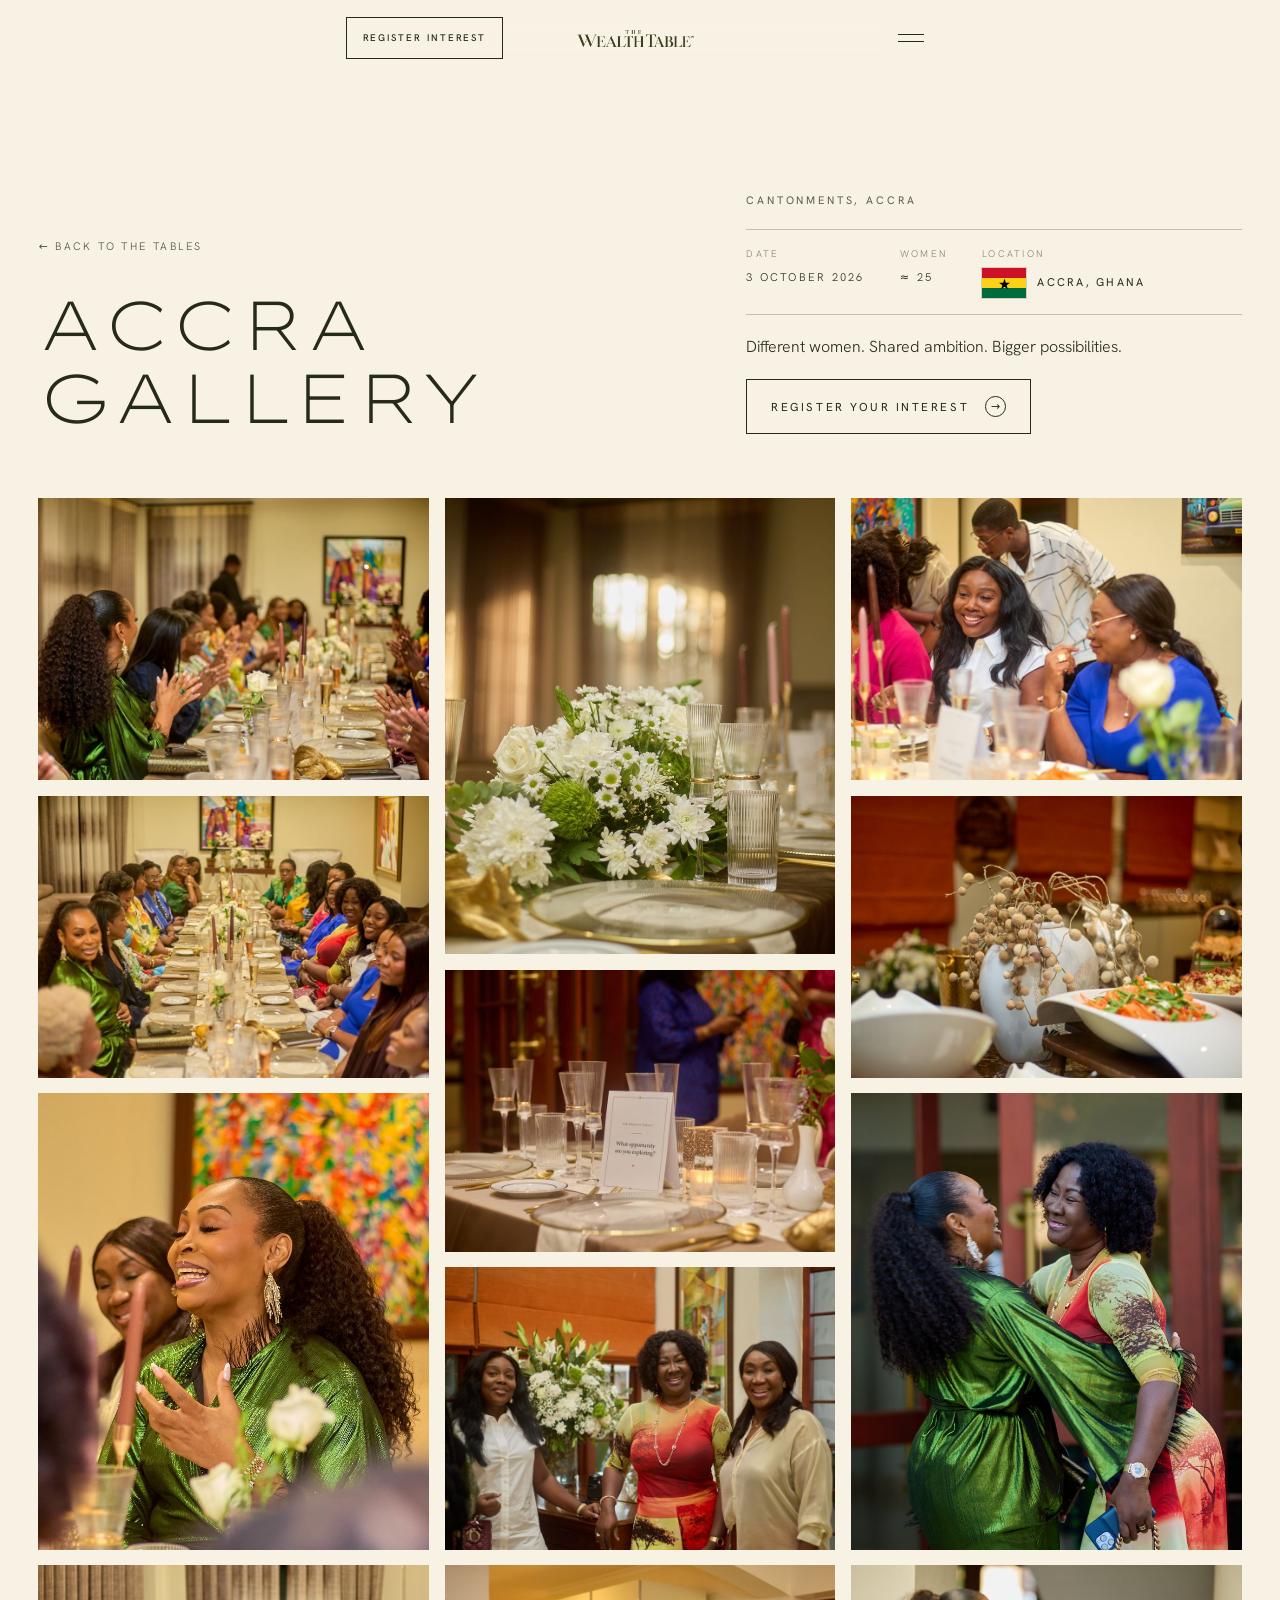
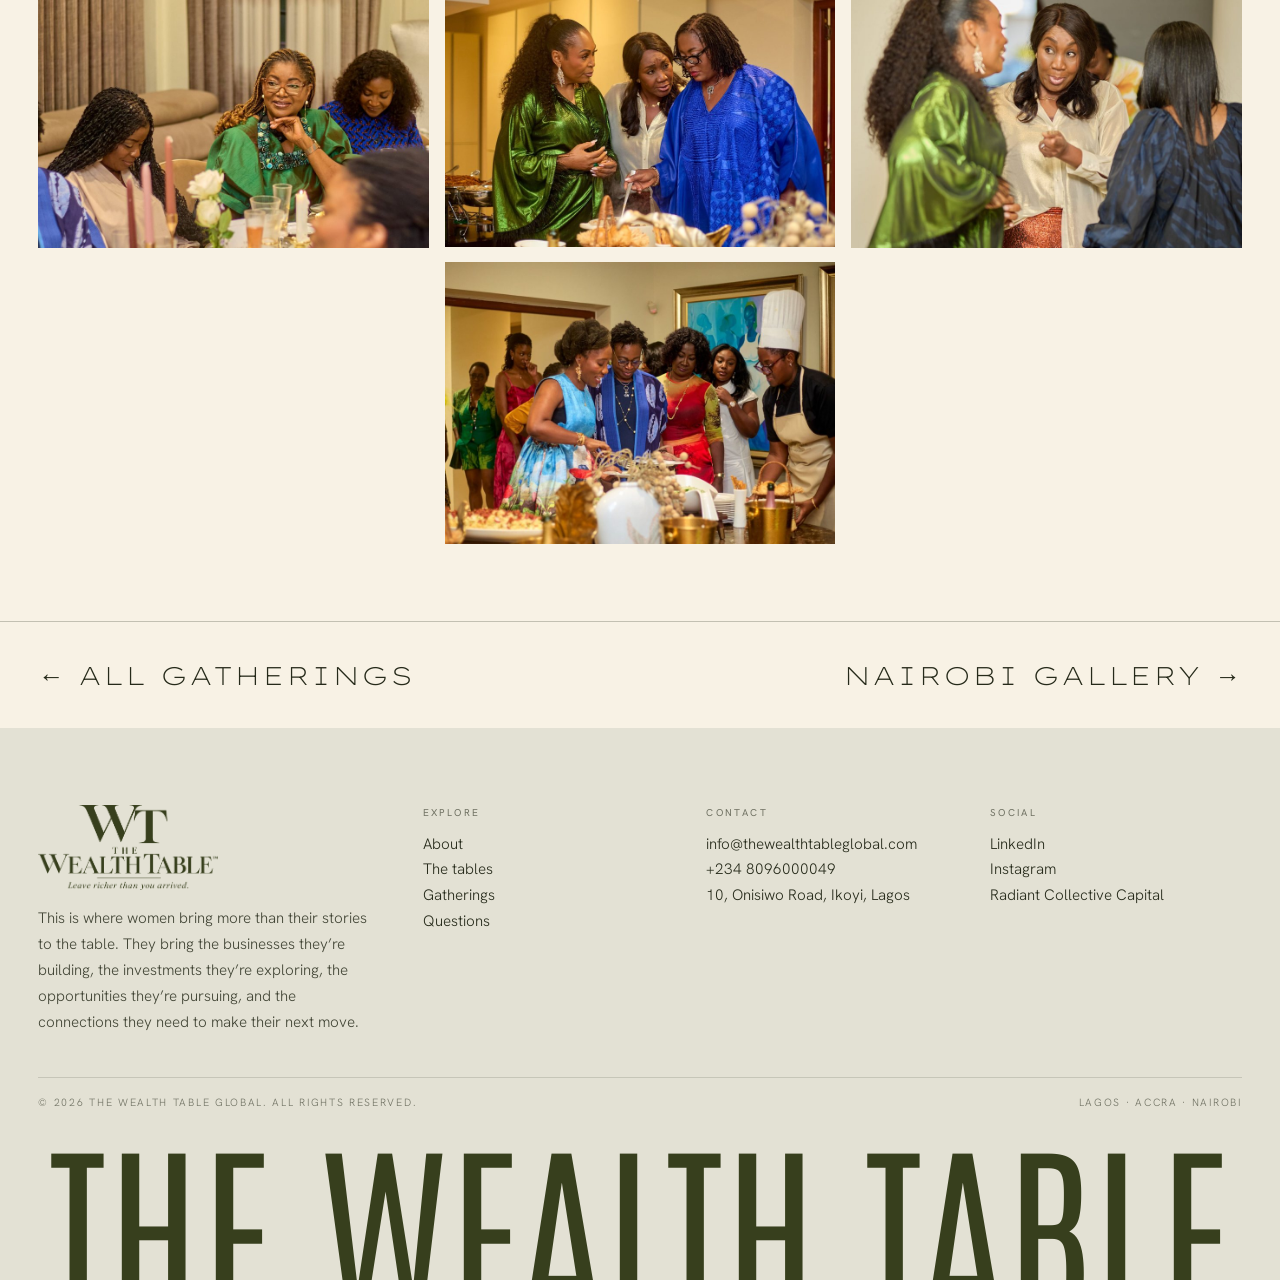
<file: gallery/accra/index.html>
<!doctype html>
<html lang="en">
<head>
<meta charset="utf-8">
<meta name="viewport" content="width=device-width,initial-scale=1">
<title>Accra Gallery | The Wealth Table</title>
<meta name="description" content="Photographs from The Wealth Table Accra, 3 October 2026, Cantonments, Accra.">
<meta name="theme-color" content="#8f4b38">
<link rel="apple-touch-icon" href="../../assets/img/apple-touch-icon.png">
<link rel="icon" type="image/png" href="../../assets/img/favicon-white.png" media="(prefers-color-scheme: dark)">
<link rel="icon" type="image/png" href="../../assets/img/favicon-dark.png" media="(prefers-color-scheme: light)">
<meta property="og:type" content="website">
<meta property="og:title" content="Accra Gallery | The Wealth Table">
<meta property="og:description" content="Photographs from The Wealth Table Accra, 3 October 2026, Cantonments, Accra.">
<meta property="og:image" content="/assets/img/og.jpg">
<meta name="twitter:card" content="summary_large_image">
<link rel="stylesheet" href="../../assets/fonts/fonts.css">
<link rel="stylesheet" href="../../assets/css/base.css?v=a5abfa16">
<link rel="stylesheet" href="../../assets/css/site.css?v=b6b1b079">
</head>
<body>
<a class="skip" href="#gallery">Skip to the gallery</a>
<header class="nav" id="nav">
  <a class="reg" href="#" data-luma><span>Register interest</span></a>
  <a class="logo" href="../../#top" aria-label="The Wealth Table, home"><img class="c" src="../../assets/img/logo/wordmark-cream.png" alt="The Wealth Table" width="1588" height="230"><img class="k" src="../../assets/img/logo/wordmark-olive.png" alt="" width="1588" height="230"></a>
  <button class="bg" id="openMenu" aria-label="Open menu" aria-haspopup="dialog" aria-expanded="false"><i></i><i></i></button>
</header>
<div class="menu" id="menu" role="dialog" aria-modal="true" aria-label="Menu">
  <div class="top"><img src="../../assets/img/logo/wordmark-cream.png" alt="The Wealth Table" width="1588" height="230"><button id="closeMenu">Close</button></div>
  <nav aria-label="Menu">
    <a href="../../#top"><small>01</small>Home</a>
    <a href="../../#about"><small>02</small>About</a>
    <a href="../../#tables"><small>03</small>The tables</a>
    <a href="../../#faq"><small>04</small>Questions</a>
    <a class="nextbox" href="../../#lagos"><span><small>Lagos · 21 November 2026</small>View next event</span><span aria-hidden="true">→</span></a>
  </nav>
  <div class="foot"><span>info@thewealthtableglobal.com</span><span>+234 8096000049</span><span>10, Onisiwo Road, Ikoyi, Lagos</span></div>
</div>
<main id="top">
  <section class="on-sand" data-nb="rgba(248,242,229,.6)" data-fg="ink">
    <div class="ghero">
      <div>
        <a class="back" href="../../#gatherings">← Back to the tables</a>
        <h1 class="mask"><span>Accra<br>Gallery</span></h1>
      </div>
      <div class="r">
        <p class="tag">Cantonments, Accra</p>
        <div class="meta">
          <div><span>Date</span>3 October 2026</div>
          <div><span>Women</span>≈ 25</div>
          <div class="loc"><span>Location</span><div><i class="flag lg"><img src="../../assets/img/flags/gh.svg" alt="Flag of Ghana" width="90" height="60"></i><b>Accra, Ghana</b></div></div>
        </div>
        <p>Different women. Shared ambition. Bigger possibilities.</p>
        <div><a class="btn" href="#" data-luma>Register your interest <i>→</i></a></div>
      </div>
    </div>
    <div class="masonry" id="gallery"><figure data-lb="../../assets/img/photos/a-6762.jpg" data-reveal style="--d:0"><img src="../../assets/img/photos/a-6762-sm.jpg" alt="Guests applauding at a long candlelit table in Accra" width="900" height="650" loading="lazy" decoding="async"></figure><figure data-lb="../../assets/img/photos/a-6812.jpg" data-reveal style="--d:80"><img src="../../assets/img/photos/a-6812-sm.jpg" alt="A long table of guests in Accra" width="900" height="650" loading="lazy" decoding="async"></figure><figure data-lb="../../assets/img/photos/a-6823.jpg" data-reveal style="--d:160"><img src="../../assets/img/photos/a-6823-sm.jpg" alt="A guest speaking animatedly in Accra" width="770" height="900" loading="lazy" decoding="async"></figure><figure data-lb="../../assets/img/photos/a-6797.jpg" data-reveal style="--d:0"><img src="../../assets/img/photos/a-6797-sm.jpg" alt="Guests chatting at a candlelit table in Accra" width="900" height="650" loading="lazy" decoding="async"></figure><figure data-lb="../../assets/img/photos/a-6565.jpg" data-reveal style="--d:80"><img src="../../assets/img/photos/a-6565-sm.jpg" alt="White flowers and gold details on the Accra table" width="771" height="900" loading="lazy" decoding="async"></figure><figure data-lb="../../assets/img/photos/a-6679.jpg" data-reveal style="--d:160"><img src="../../assets/img/photos/a-6679-sm.jpg" alt="A place setting with a conversation card in Accra" width="900" height="650" loading="lazy" decoding="async"></figure><figure data-lb="../../assets/img/photos/a-6626.jpg" data-reveal style="--d:0"><img src="../../assets/img/photos/a-6626-sm.jpg" alt="Three guests posing together in Accra" width="900" height="650" loading="lazy" decoding="async"></figure><figure data-lb="../../assets/img/photos/a-6917.jpg" data-reveal style="--d:80"><img src="../../assets/img/photos/a-6917-sm.jpg" alt="Three guests chatting by the buffet in Accra" width="900" height="649" loading="lazy" decoding="async"></figure><figure data-lb="../../assets/img/photos/a-6923.jpg" data-reveal style="--d:160"><img src="../../assets/img/photos/a-6923-sm.jpg" alt="Guests at the buffet in Accra" width="900" height="650" loading="lazy" decoding="async"></figure><figure data-lb="../../assets/img/photos/a-6949.jpg" data-reveal style="--d:0"><img src="../../assets/img/photos/a-6949-sm.jpg" alt="Two guests laughing at the table in Accra" width="900" height="650" loading="lazy" decoding="async"></figure><figure data-lb="../../assets/img/photos/a-6912.jpg" data-reveal style="--d:80"><img src="../../assets/img/photos/a-6912-sm.jpg" alt="Table styling in Accra" width="900" height="650" loading="lazy" decoding="async"></figure><figure data-lb="../../assets/img/photos/a-6618.jpg" data-reveal style="--d:160"><img src="../../assets/img/photos/a-6618-sm.jpg" alt="Two guests embracing in Accra" width="770" height="900" loading="lazy" decoding="async"></figure><figure data-lb="../../assets/img/photos/a-6585.jpg" data-reveal style="--d:0"><img src="../../assets/img/photos/a-6585-sm.jpg" alt="Guests in conversation in Accra" width="900" height="650" loading="lazy" decoding="async"></figure></div>
    <div class="gnav">
      <a href="../../#gatherings">← All gatherings</a>
      <a href="../../gallery/nairobi/">Nairobi gallery →</a>
    </div>
  </section>
</main>
<footer data-nb="rgba(227,225,212,.6)" data-fg="ink">
  <div class="fg">
    <div><img src="../../assets/img/logo/lockup-full-olive.png" alt="The Wealth Table. Leave richer than you arrived." width="180" height="85" style="width:180px;height:auto;margin-bottom:1rem"><p>This is where women bring more than their stories to the table. They bring the businesses they’re building, the investments they’re exploring, the opportunities they’re pursuing, and the connections they need to make their next move.</p></div>
    <div><b>Explore</b><a href="../../#about">About</a><br><a href="../../#tables">The tables</a><br><a href="../../#gatherings">Gatherings</a><br><a href="../../#faq">Questions</a></div>
    <div><b>Contact</b><a href="mailto:info@thewealthtableglobal.com">info@thewealthtableglobal.com</a><br>+234 8096000049<br>10, Onisiwo Road, Ikoyi, Lagos</div>
    <div><b>Social</b><a href="https://ng.linkedin.com/in/udomaryanneokonjo" target="_blank" rel="noopener">LinkedIn</a><br><a href="https://www.instagram.com/udo_okonjo" target="_blank" rel="noopener">Instagram</a><br><a href="https://radiantcollectivecapital.vercel.app" target="_blank" rel="noopener">Radiant Collective Capital</a></div>
  </div>
  <div class="fb"><span>© 2026 The Wealth Table Global. All rights reserved.</span><span>Lagos · Accra · Nairobi</span></div>
  <div class="fw" aria-hidden="true">The Wealth Table</div>
</footer>
<script>document.documentElement.classList.add("is-loaded");document.querySelectorAll(".ghero .mask").forEach(function(m){m.classList.add("is-in")})</script>
<script src="../../assets/js/config.js?v=afc36042"></script>
<script src="../../assets/js/site.js?v=4b60be8f" defer></script>
</body>
</html>
</file>
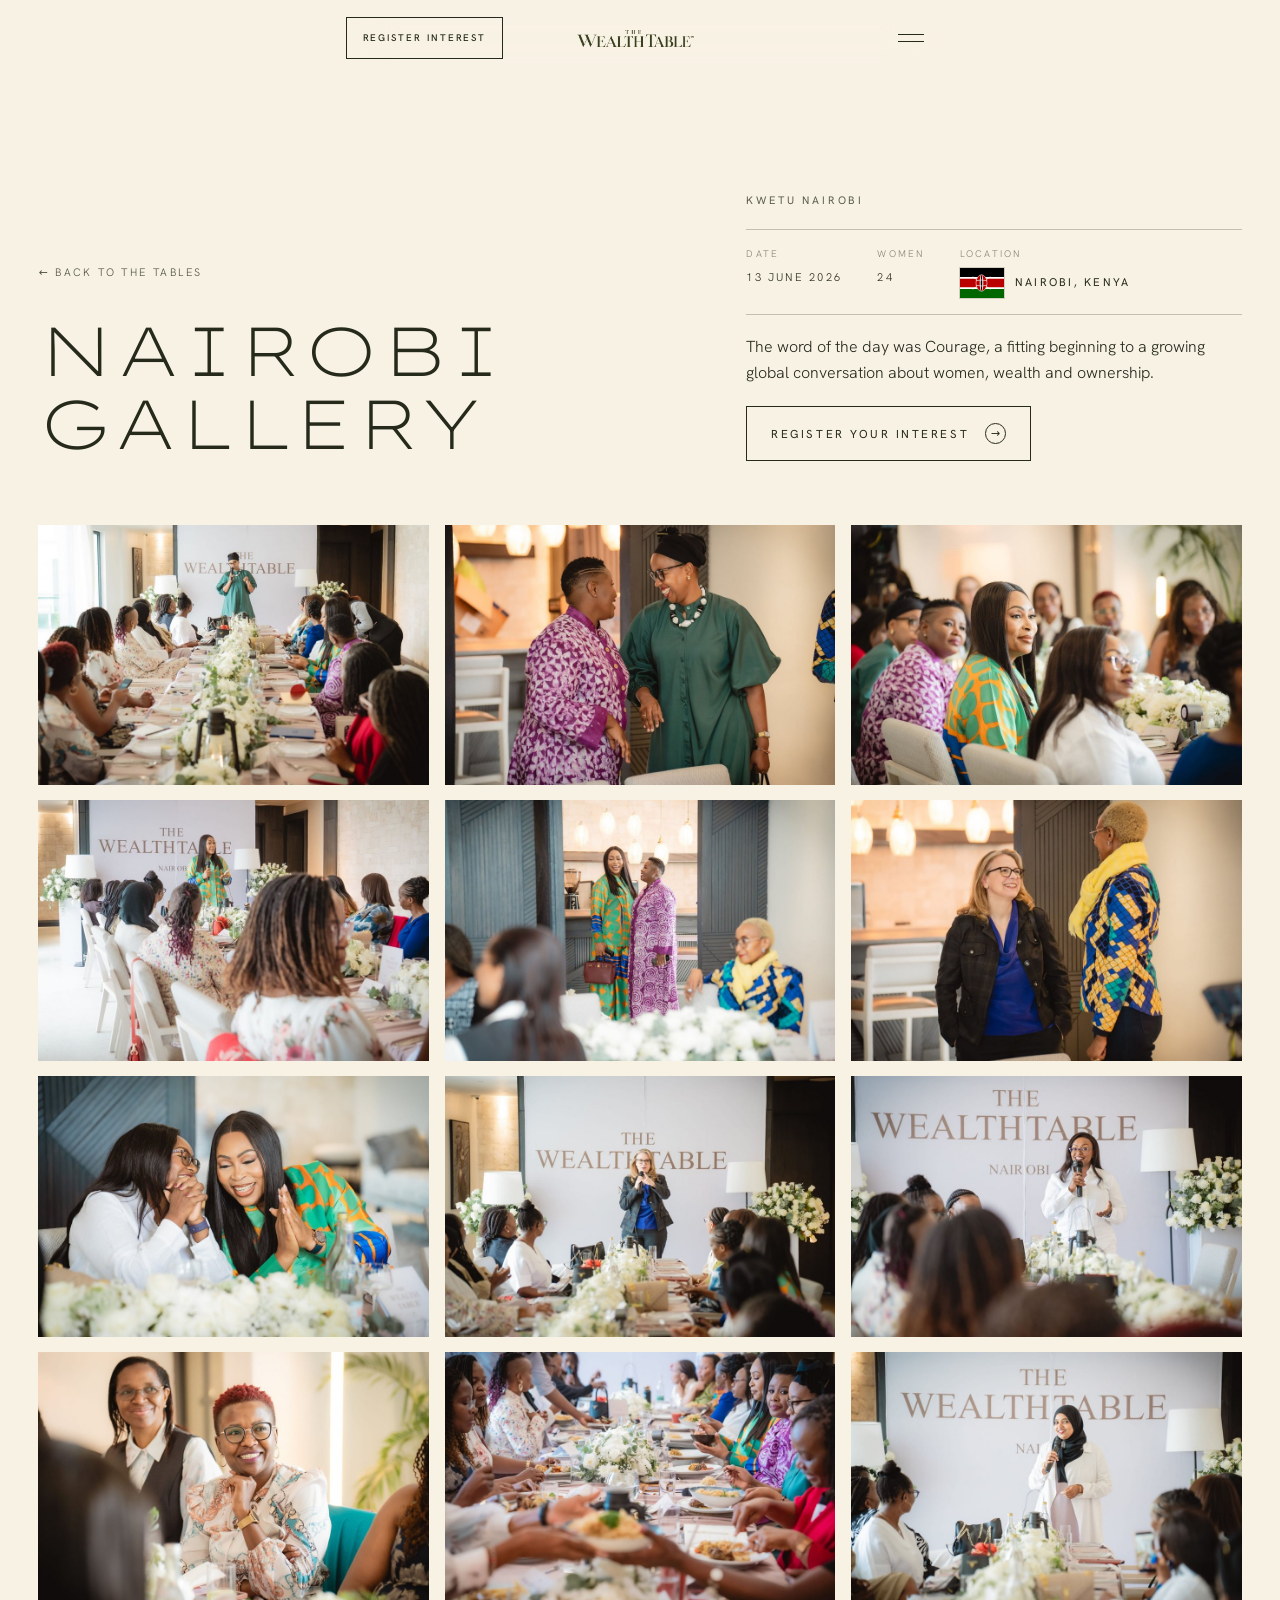
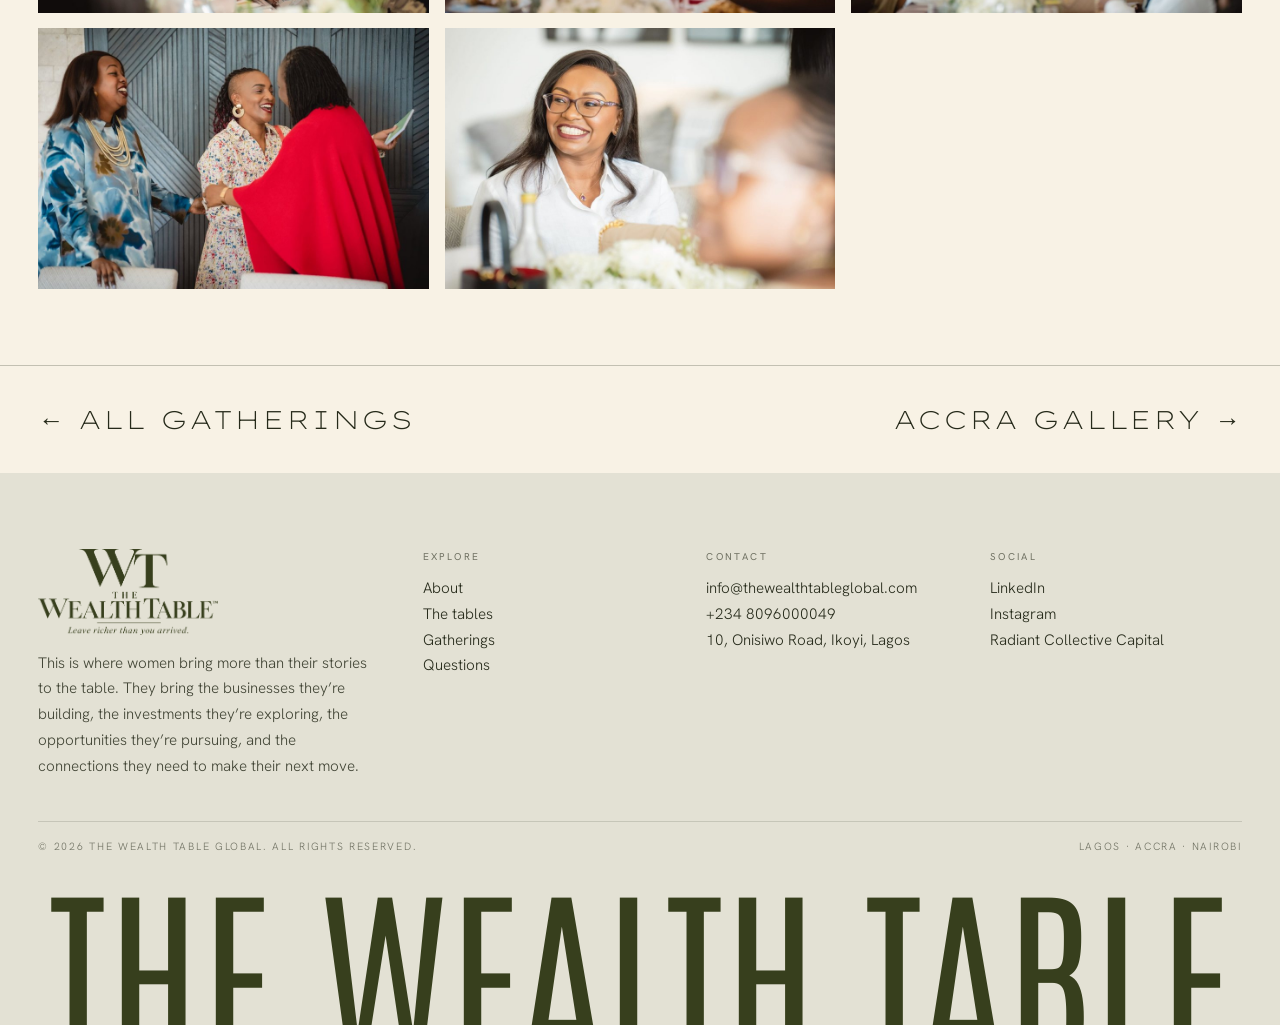
<file: gallery/nairobi/index.html>
<!doctype html>
<html lang="en">
<head>
<meta charset="utf-8">
<meta name="viewport" content="width=device-width,initial-scale=1">
<title>Nairobi Gallery | The Wealth Table</title>
<meta name="description" content="Photographs from The Wealth Table Nairobi, 13 June 2026, Kwetu Nairobi.">
<meta name="theme-color" content="#8f4b38">
<link rel="apple-touch-icon" href="../../assets/img/apple-touch-icon.png">
<link rel="icon" type="image/png" href="../../assets/img/favicon-white.png" media="(prefers-color-scheme: dark)">
<link rel="icon" type="image/png" href="../../assets/img/favicon-dark.png" media="(prefers-color-scheme: light)">
<meta property="og:type" content="website">
<meta property="og:title" content="Nairobi Gallery | The Wealth Table">
<meta property="og:description" content="Photographs from The Wealth Table Nairobi, 13 June 2026, Kwetu Nairobi.">
<meta property="og:image" content="/assets/img/og.jpg">
<meta name="twitter:card" content="summary_large_image">
<link rel="stylesheet" href="../../assets/fonts/fonts.css">
<link rel="stylesheet" href="../../assets/css/base.css?v=a5abfa16">
<link rel="stylesheet" href="../../assets/css/site.css?v=b6b1b079">
</head>
<body>
<a class="skip" href="#gallery">Skip to the gallery</a>
<header class="nav" id="nav">
  <a class="reg" href="#" data-luma><span>Register interest</span></a>
  <a class="logo" href="../../#top" aria-label="The Wealth Table, home"><img class="c" src="../../assets/img/logo/wordmark-cream.png" alt="The Wealth Table" width="1588" height="230"><img class="k" src="../../assets/img/logo/wordmark-olive.png" alt="" width="1588" height="230"></a>
  <button class="bg" id="openMenu" aria-label="Open menu" aria-haspopup="dialog" aria-expanded="false"><i></i><i></i></button>
</header>
<div class="menu" id="menu" role="dialog" aria-modal="true" aria-label="Menu">
  <div class="top"><img src="../../assets/img/logo/wordmark-cream.png" alt="The Wealth Table" width="1588" height="230"><button id="closeMenu">Close</button></div>
  <nav aria-label="Menu">
    <a href="../../#top"><small>01</small>Home</a>
    <a href="../../#about"><small>02</small>About</a>
    <a href="../../#tables"><small>03</small>The tables</a>
    <a href="../../#faq"><small>04</small>Questions</a>
    <a class="nextbox" href="../../#lagos"><span><small>Lagos · 21 November 2026</small>View next event</span><span aria-hidden="true">→</span></a>
  </nav>
  <div class="foot"><span>info@thewealthtableglobal.com</span><span>+234 8096000049</span><span>10, Onisiwo Road, Ikoyi, Lagos</span></div>
</div>
<main id="top">
  <section class="on-sand" data-nb="rgba(248,242,229,.6)" data-fg="ink">
    <div class="ghero">
      <div>
        <a class="back" href="../../#gatherings">← Back to the tables</a>
        <h1 class="mask"><span>Nairobi<br>Gallery</span></h1>
      </div>
      <div class="r">
        <p class="tag">Kwetu Nairobi</p>
        <div class="meta">
          <div><span>Date</span>13 June 2026</div>
          <div><span>Women</span>24</div>
          <div class="loc"><span>Location</span><div><i class="flag lg"><img src="../../assets/img/flags/ke.svg" alt="Flag of Kenya" width="90" height="60"></i><b>Nairobi, Kenya</b></div></div>
        </div>
        <p>The word of the day was Courage, a fitting beginning to a growing global conversation about women, wealth and ownership.</p>
        <div><a class="btn" href="#" data-luma>Register your interest <i>→</i></a></div>
      </div>
    </div>
    <div class="masonry" id="gallery"><figure data-lb="../../assets/img/photos/n-10863.jpg" data-reveal style="--d:0"><img src="../../assets/img/photos/n-10863-sm.jpg" alt="Women seated along a long white-floral table in Nairobi" width="900" height="600" loading="lazy" decoding="async"></figure><figure data-lb="../../assets/img/photos/n-10880.jpg" data-reveal style="--d:80"><img src="../../assets/img/photos/n-10880-sm.jpg" alt="A speaker at the Nairobi table beneath The Wealth Table backdrop" width="900" height="600" loading="lazy" decoding="async"></figure><figure data-lb="../../assets/img/photos/n-10840.jpg" data-reveal style="--d:160"><img src="../../assets/img/photos/n-10840-sm.jpg" alt="Two guests sharing a laugh in Nairobi" width="900" height="600" loading="lazy" decoding="async"></figure><figure data-lb="../../assets/img/photos/n-10860.jpg" data-reveal style="--d:0"><img src="../../assets/img/photos/n-10860-sm.jpg" alt="Two smiling guests at the Nairobi table" width="900" height="600" loading="lazy" decoding="async"></figure><figure data-lb="../../assets/img/photos/n-10816.jpg" data-reveal style="--d:80"><img src="../../assets/img/photos/n-10816-sm.jpg" alt="Three guests laughing together in Nairobi" width="900" height="600" loading="lazy" decoding="async"></figure><figure data-lb="../../assets/img/photos/n-10817.jpg" data-reveal style="--d:160"><img src="../../assets/img/photos/n-10817-sm.jpg" alt="Two guests greeting each other in Nairobi" width="900" height="600" loading="lazy" decoding="async"></figure><figure data-lb="../../assets/img/photos/n-10836.jpg" data-reveal style="--d:0"><img src="../../assets/img/photos/n-10836-sm.jpg" alt="Guests mingling by the long table in Nairobi" width="900" height="600" loading="lazy" decoding="async"></figure><figure data-lb="../../assets/img/photos/n-10844.jpg" data-reveal style="--d:80"><img src="../../assets/img/photos/n-10844-sm.jpg" alt="A speaker addressing the room in Nairobi" width="900" height="600" loading="lazy" decoding="async"></figure><figure data-lb="../../assets/img/photos/n-10887.jpg" data-reveal style="--d:160"><img src="../../assets/img/photos/n-10887-sm.jpg" alt="Guests sharing a meal at the long table in Nairobi" width="900" height="600" loading="lazy" decoding="async"></figure><figure data-lb="../../assets/img/photos/n-10857.jpg" data-reveal style="--d:0"><img src="../../assets/img/photos/n-10857-sm.jpg" alt="A guest smiling at the table in Nairobi" width="900" height="600" loading="lazy" decoding="async"></figure><figure data-lb="../../assets/img/photos/n-10849.jpg" data-reveal style="--d:80"><img src="../../assets/img/photos/n-10849-sm.jpg" alt="A guest listening at the Nairobi table" width="900" height="600" loading="lazy" decoding="async"></figure><figure data-lb="../../assets/img/photos/n-10820.jpg" data-reveal style="--d:160"><img src="../../assets/img/photos/n-10820-sm.jpg" alt="Two guests chatting in Nairobi" width="900" height="600" loading="lazy" decoding="async"></figure><figure data-lb="../../assets/img/photos/n-10827.jpg" data-reveal style="--d:0"><img src="../../assets/img/photos/n-10827-sm.jpg" alt="A speaker at the Nairobi table" width="900" height="600" loading="lazy" decoding="async"></figure><figure data-lb="../../assets/img/photos/n-10832.jpg" data-reveal style="--d:80"><img src="../../assets/img/photos/n-10832-sm.jpg" alt="A speaker in front of The Wealth Table backdrop in Nairobi" width="900" height="600" loading="lazy" decoding="async"></figure></div>
    <div class="gnav">
      <a href="../../#gatherings">← All gatherings</a>
      <a href="../../gallery/accra/">Accra gallery →</a>
    </div>
  </section>
</main>
<footer data-nb="rgba(227,225,212,.6)" data-fg="ink">
  <div class="fg">
    <div><img src="../../assets/img/logo/lockup-full-olive.png" alt="The Wealth Table. Leave richer than you arrived." width="180" height="85" style="width:180px;height:auto;margin-bottom:1rem"><p>This is where women bring more than their stories to the table. They bring the businesses they’re building, the investments they’re exploring, the opportunities they’re pursuing, and the connections they need to make their next move.</p></div>
    <div><b>Explore</b><a href="../../#about">About</a><br><a href="../../#tables">The tables</a><br><a href="../../#gatherings">Gatherings</a><br><a href="../../#faq">Questions</a></div>
    <div><b>Contact</b><a href="mailto:info@thewealthtableglobal.com">info@thewealthtableglobal.com</a><br>+234 8096000049<br>10, Onisiwo Road, Ikoyi, Lagos</div>
    <div><b>Social</b><a href="https://ng.linkedin.com/in/udomaryanneokonjo" target="_blank" rel="noopener">LinkedIn</a><br><a href="https://www.instagram.com/udo_okonjo" target="_blank" rel="noopener">Instagram</a><br><a href="https://radiantcollectivecapital.vercel.app" target="_blank" rel="noopener">Radiant Collective Capital</a></div>
  </div>
  <div class="fb"><span>© 2026 The Wealth Table Global. All rights reserved.</span><span>Lagos · Accra · Nairobi</span></div>
  <div class="fw" aria-hidden="true">The Wealth Table</div>
</footer>
<script>document.documentElement.classList.add("is-loaded");document.querySelectorAll(".ghero .mask").forEach(function(m){m.classList.add("is-in")})</script>
<script src="../../assets/js/config.js?v=afc36042"></script>
<script src="../../assets/js/site.js?v=4b60be8f" defer></script>
</body>
</html>
</file>
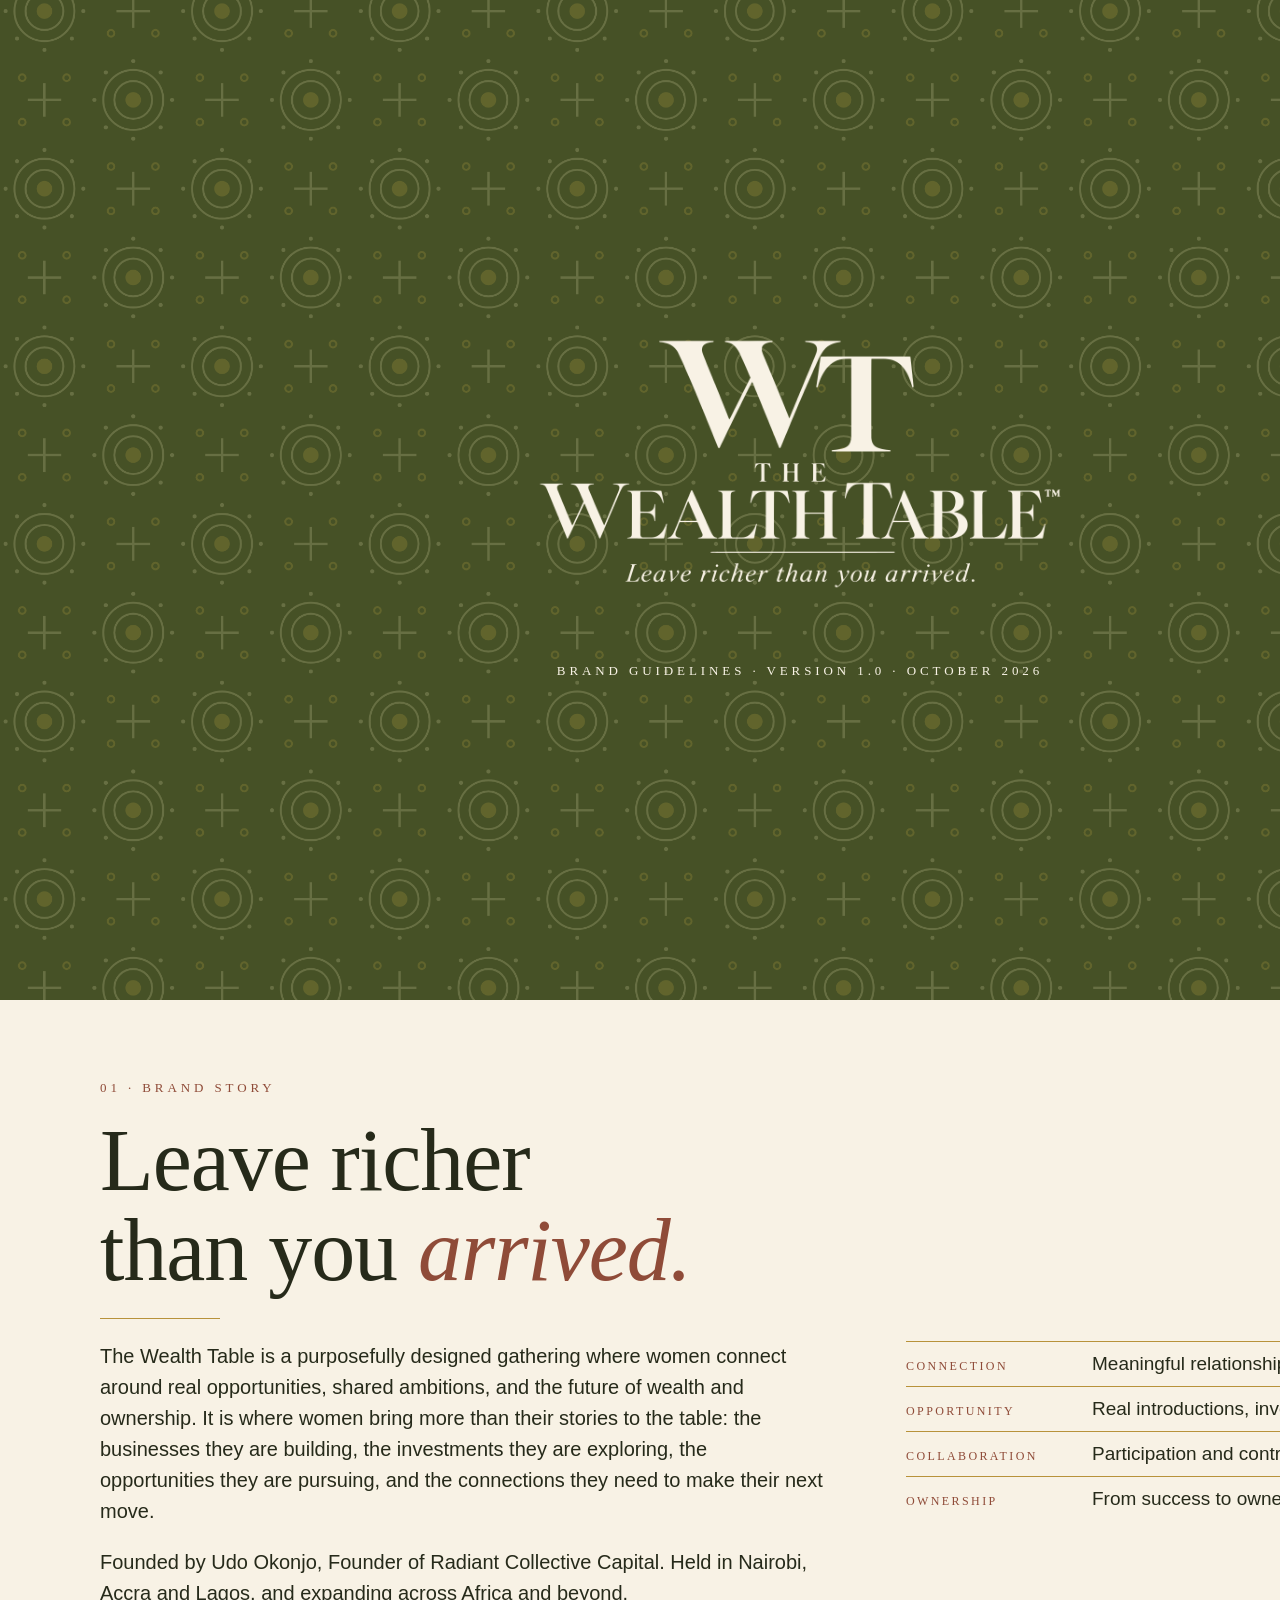
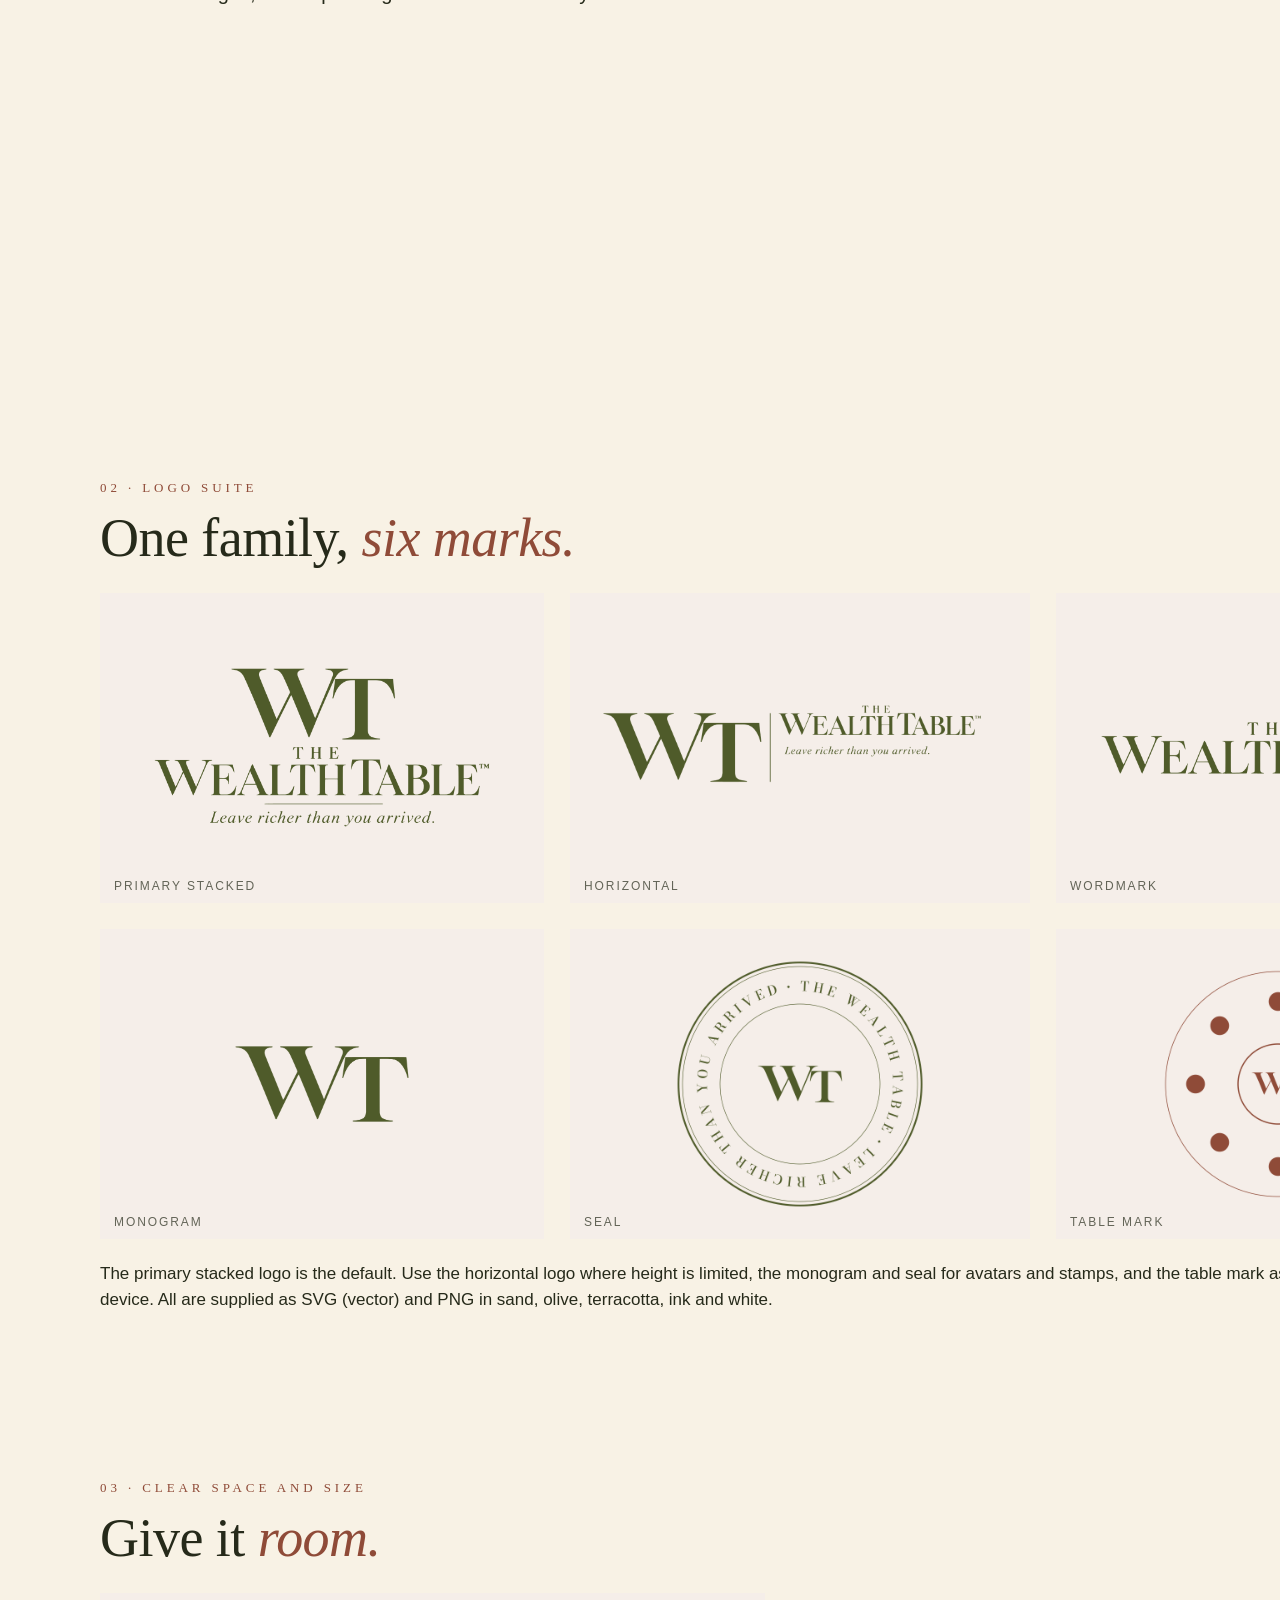
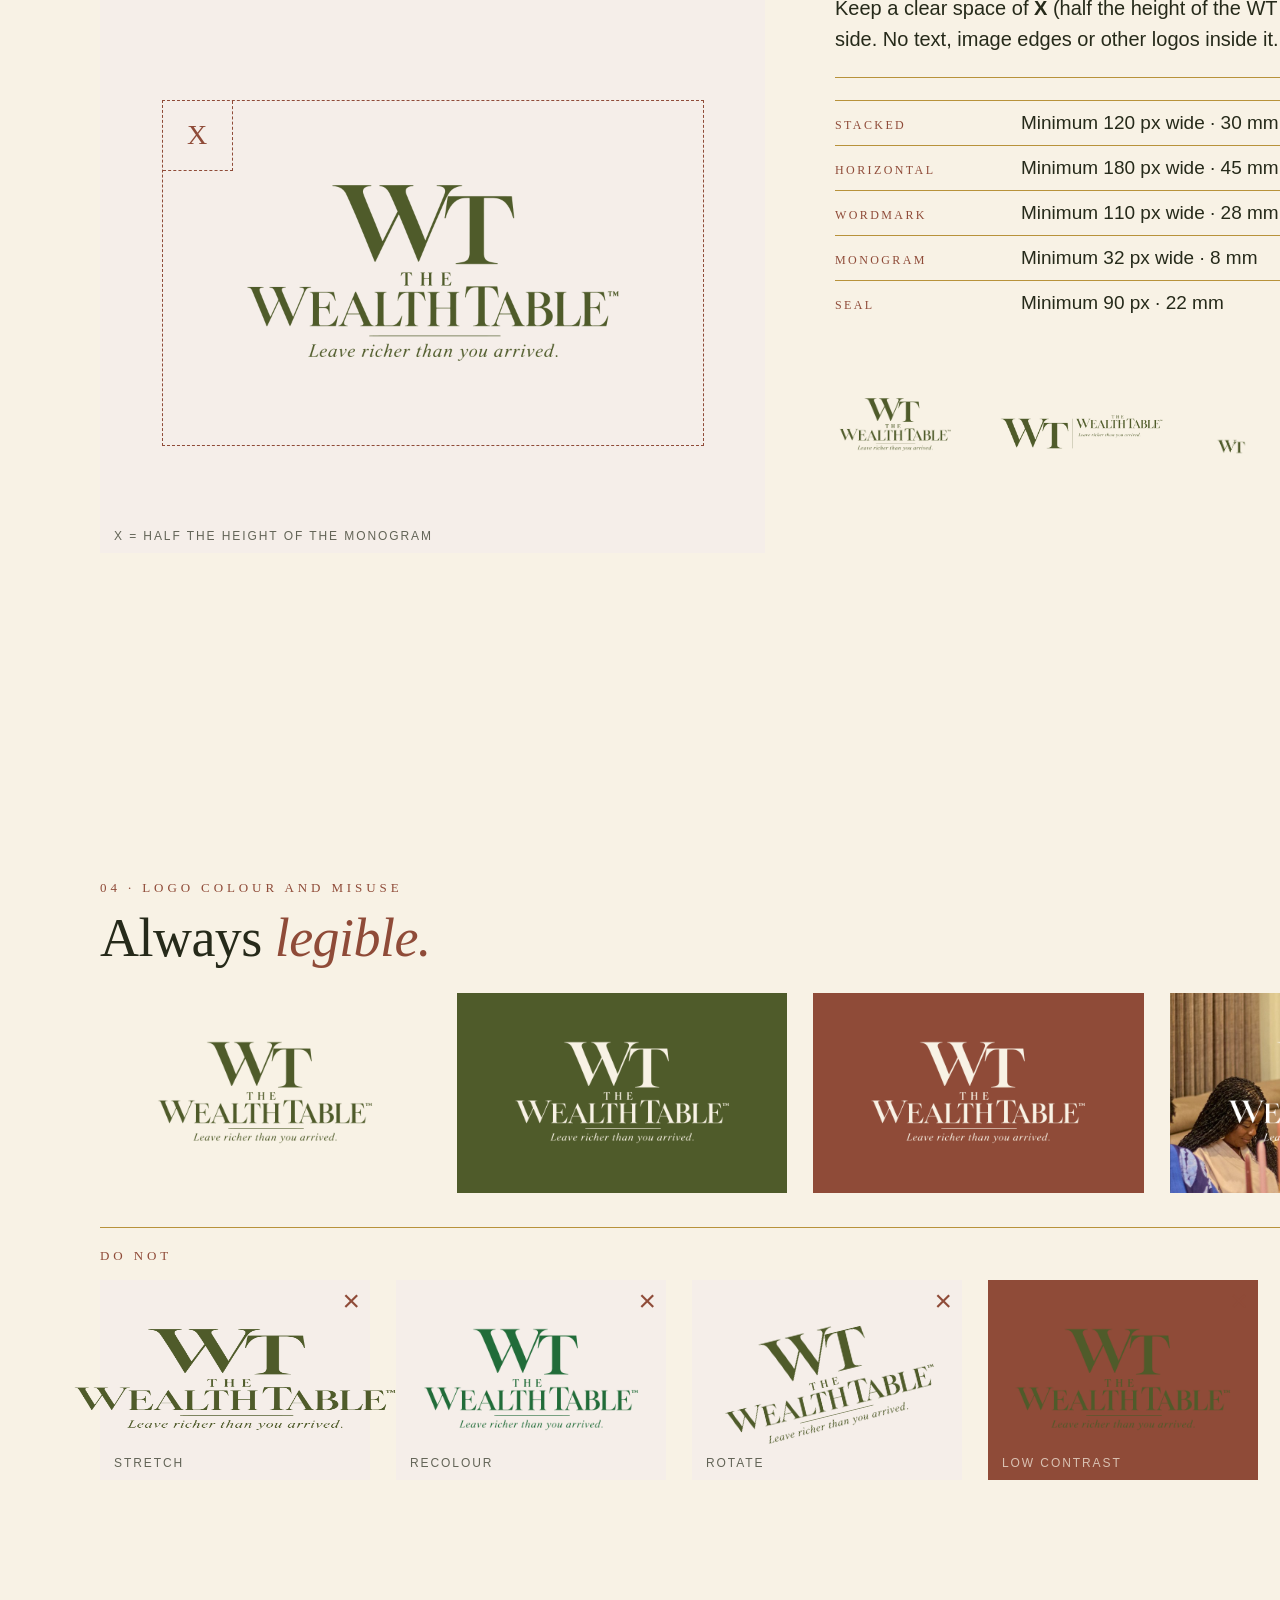
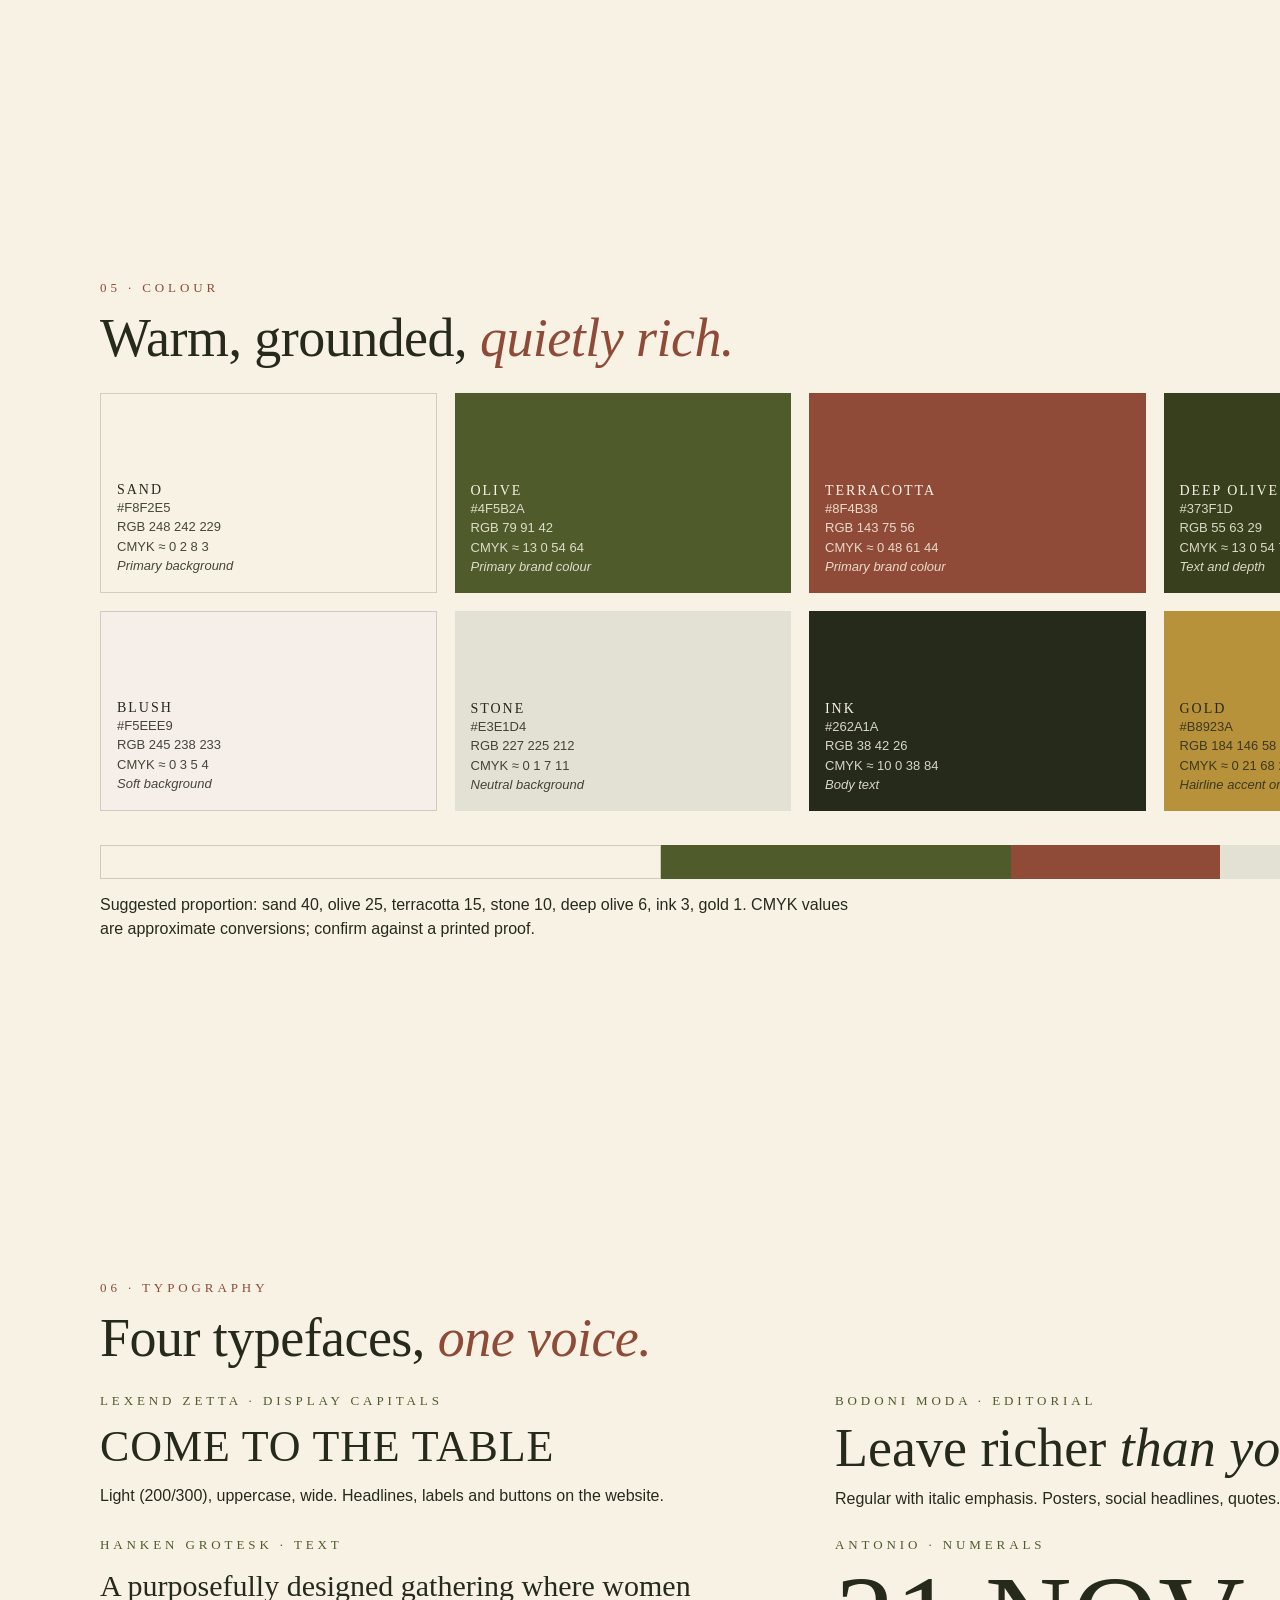
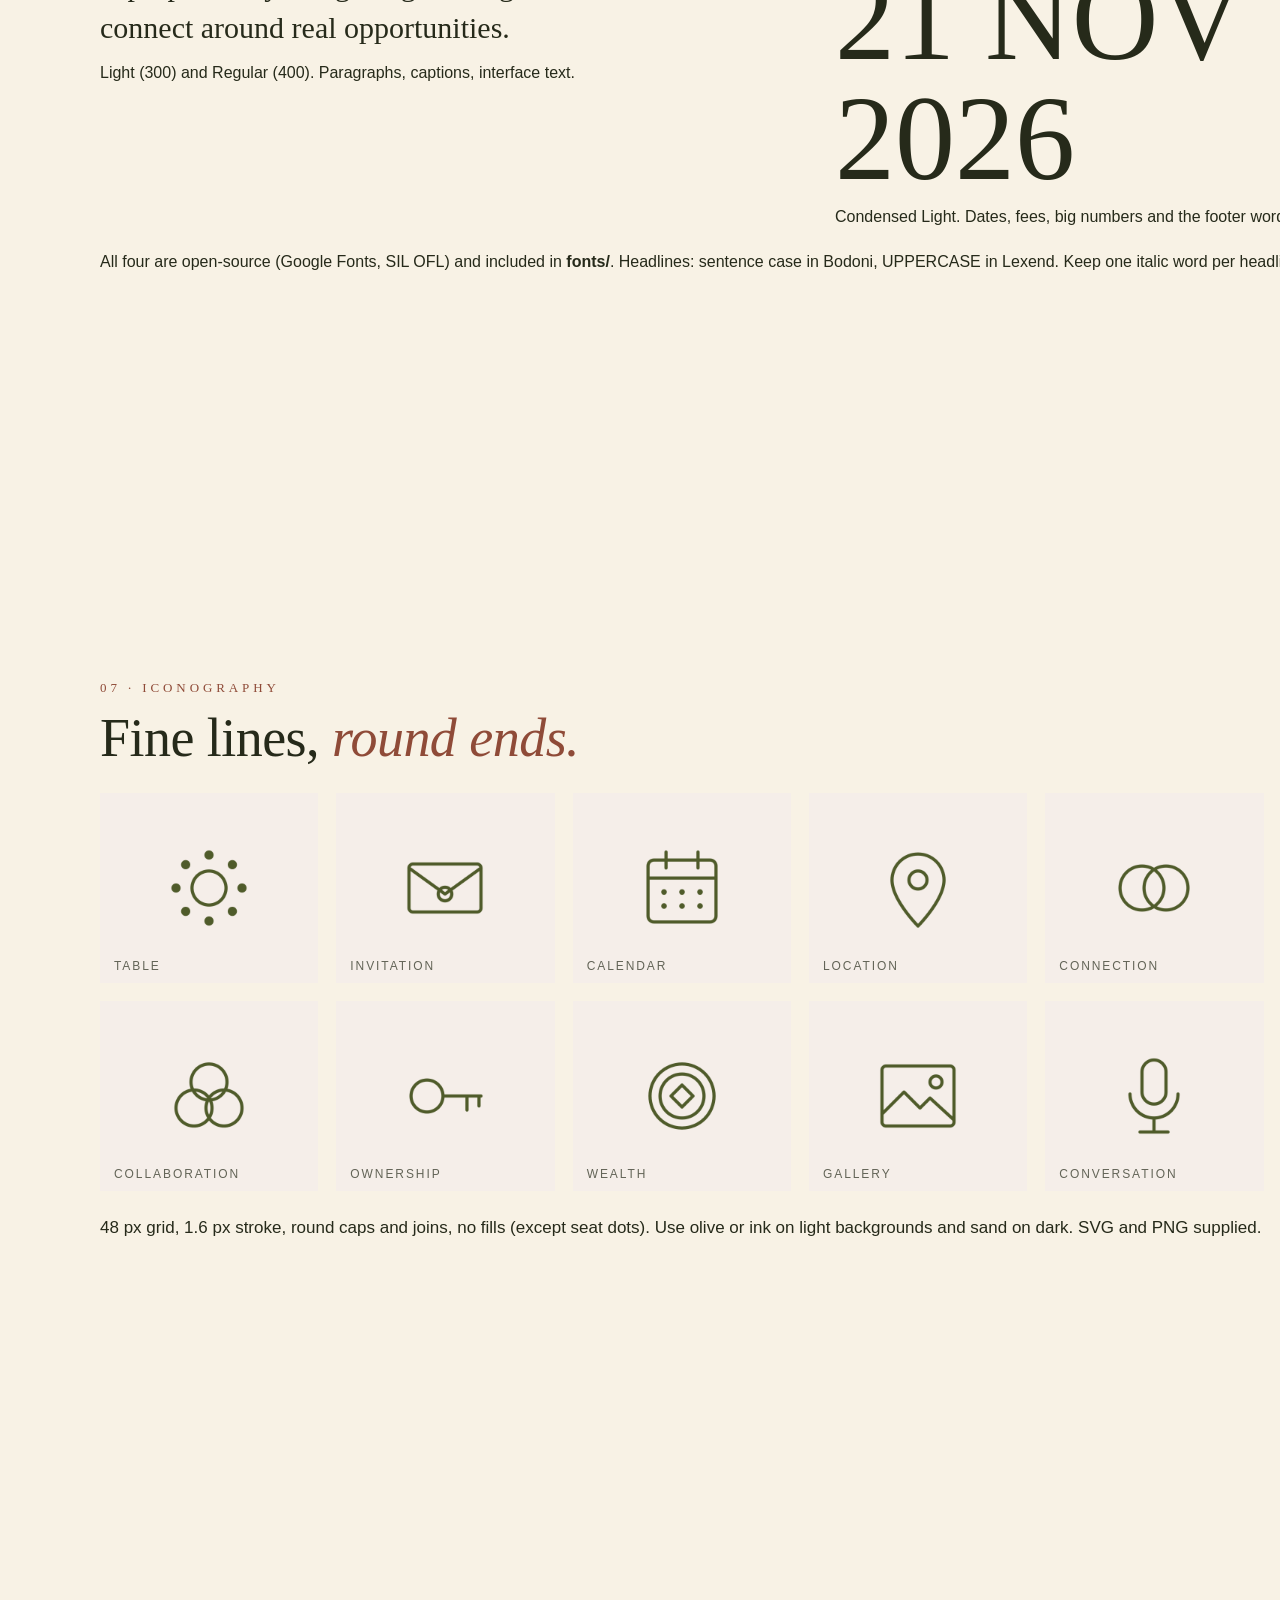
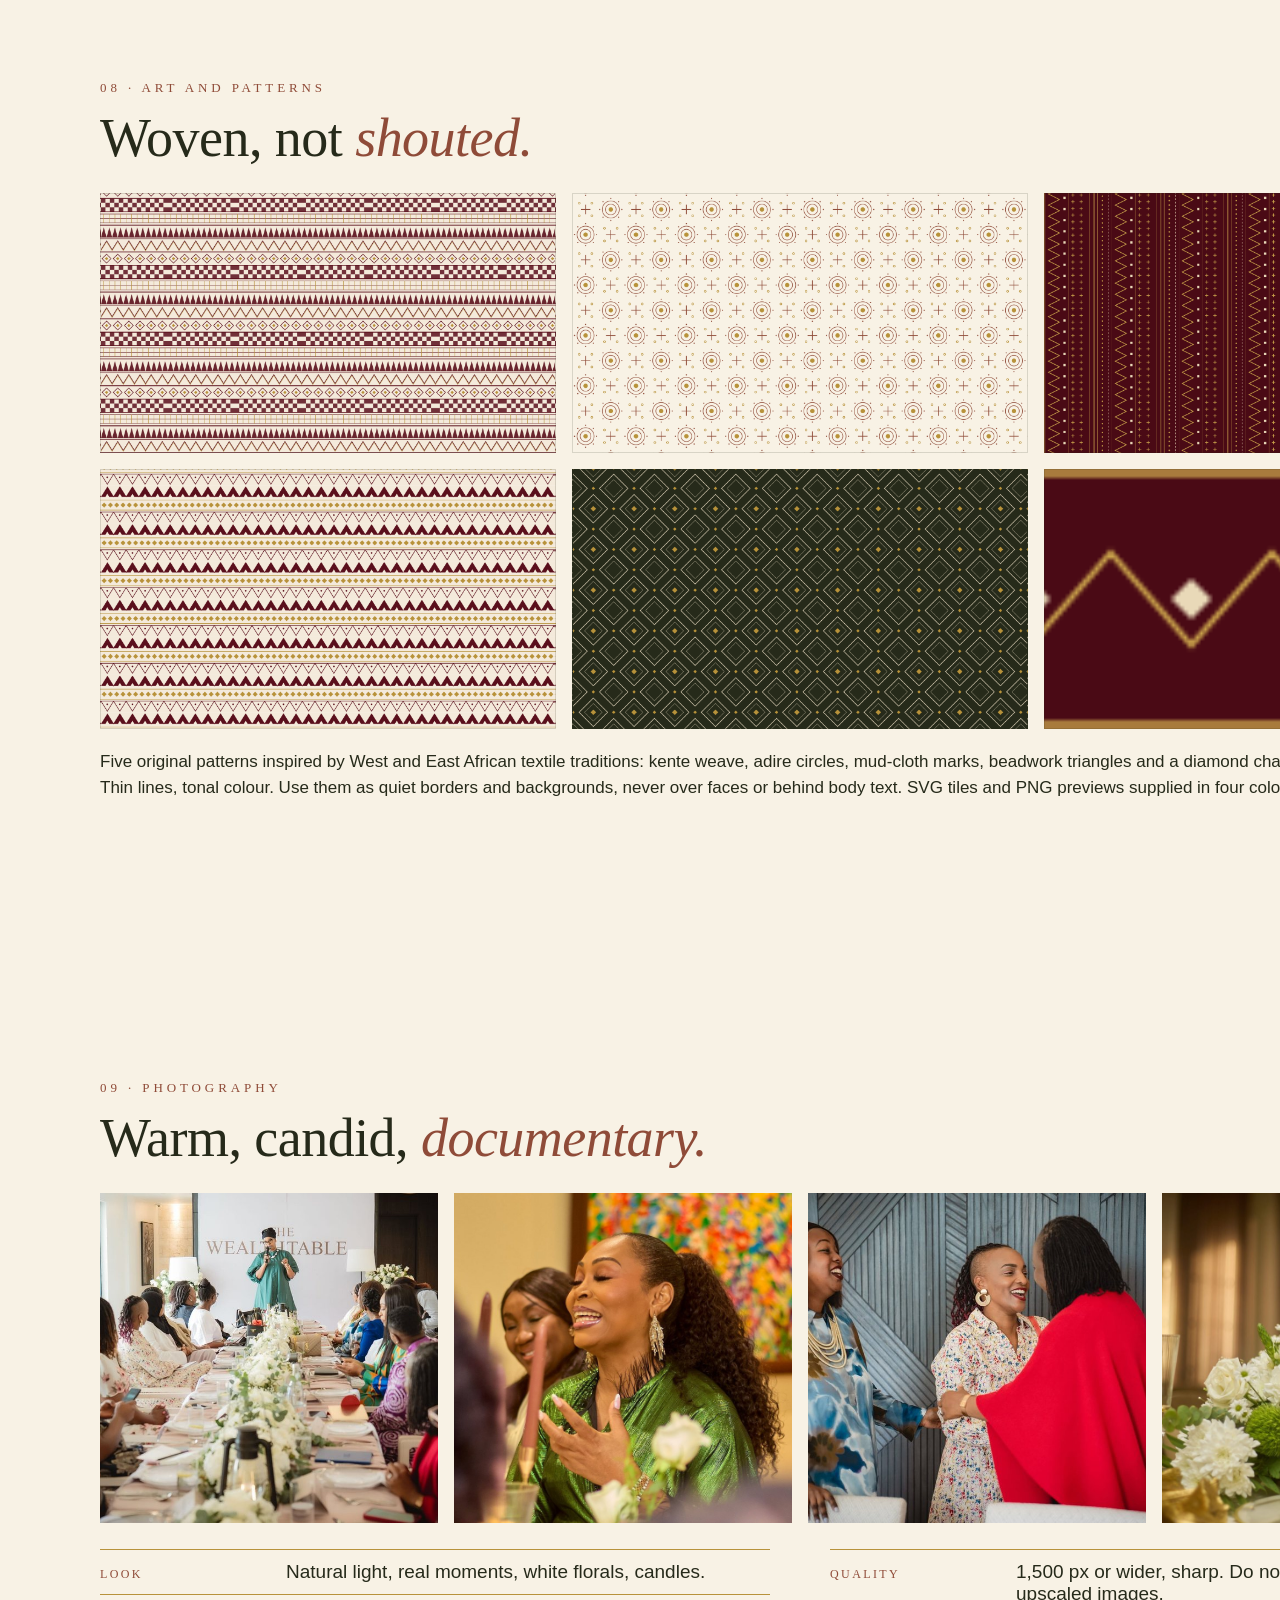
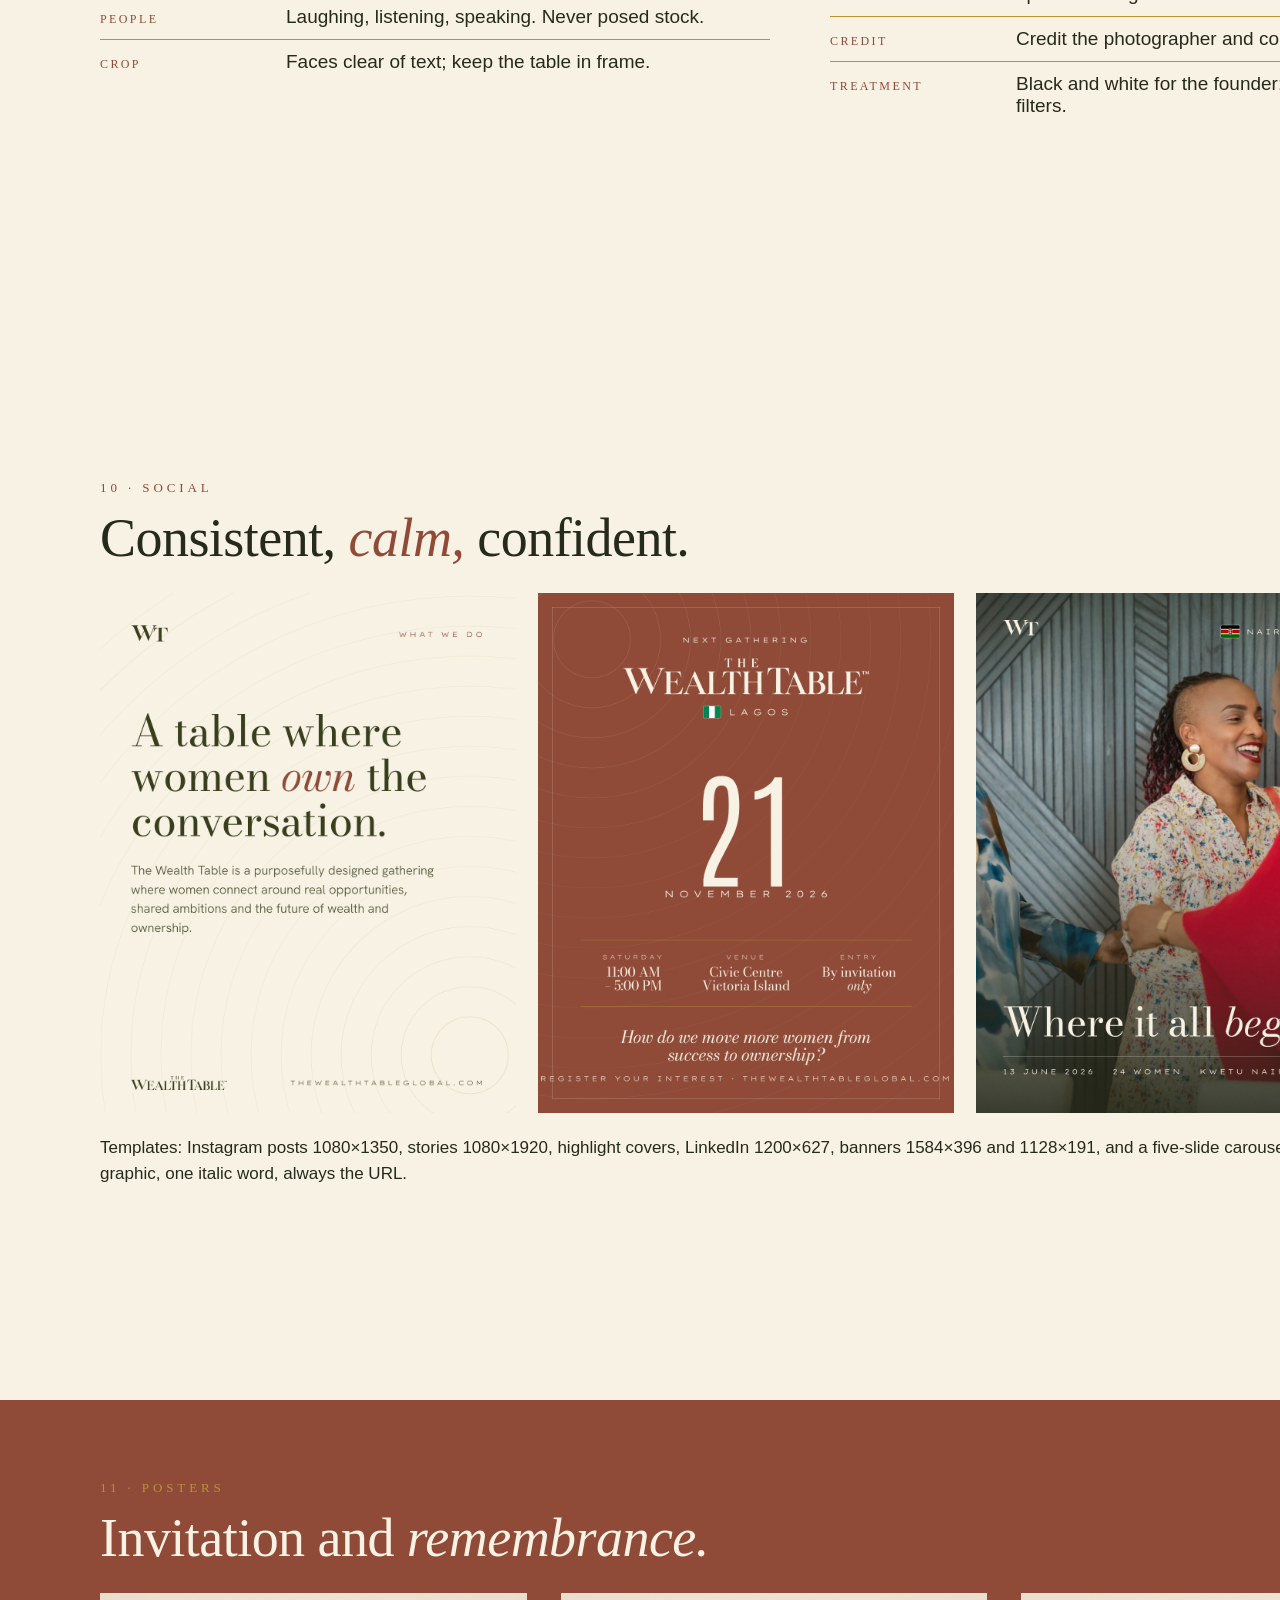
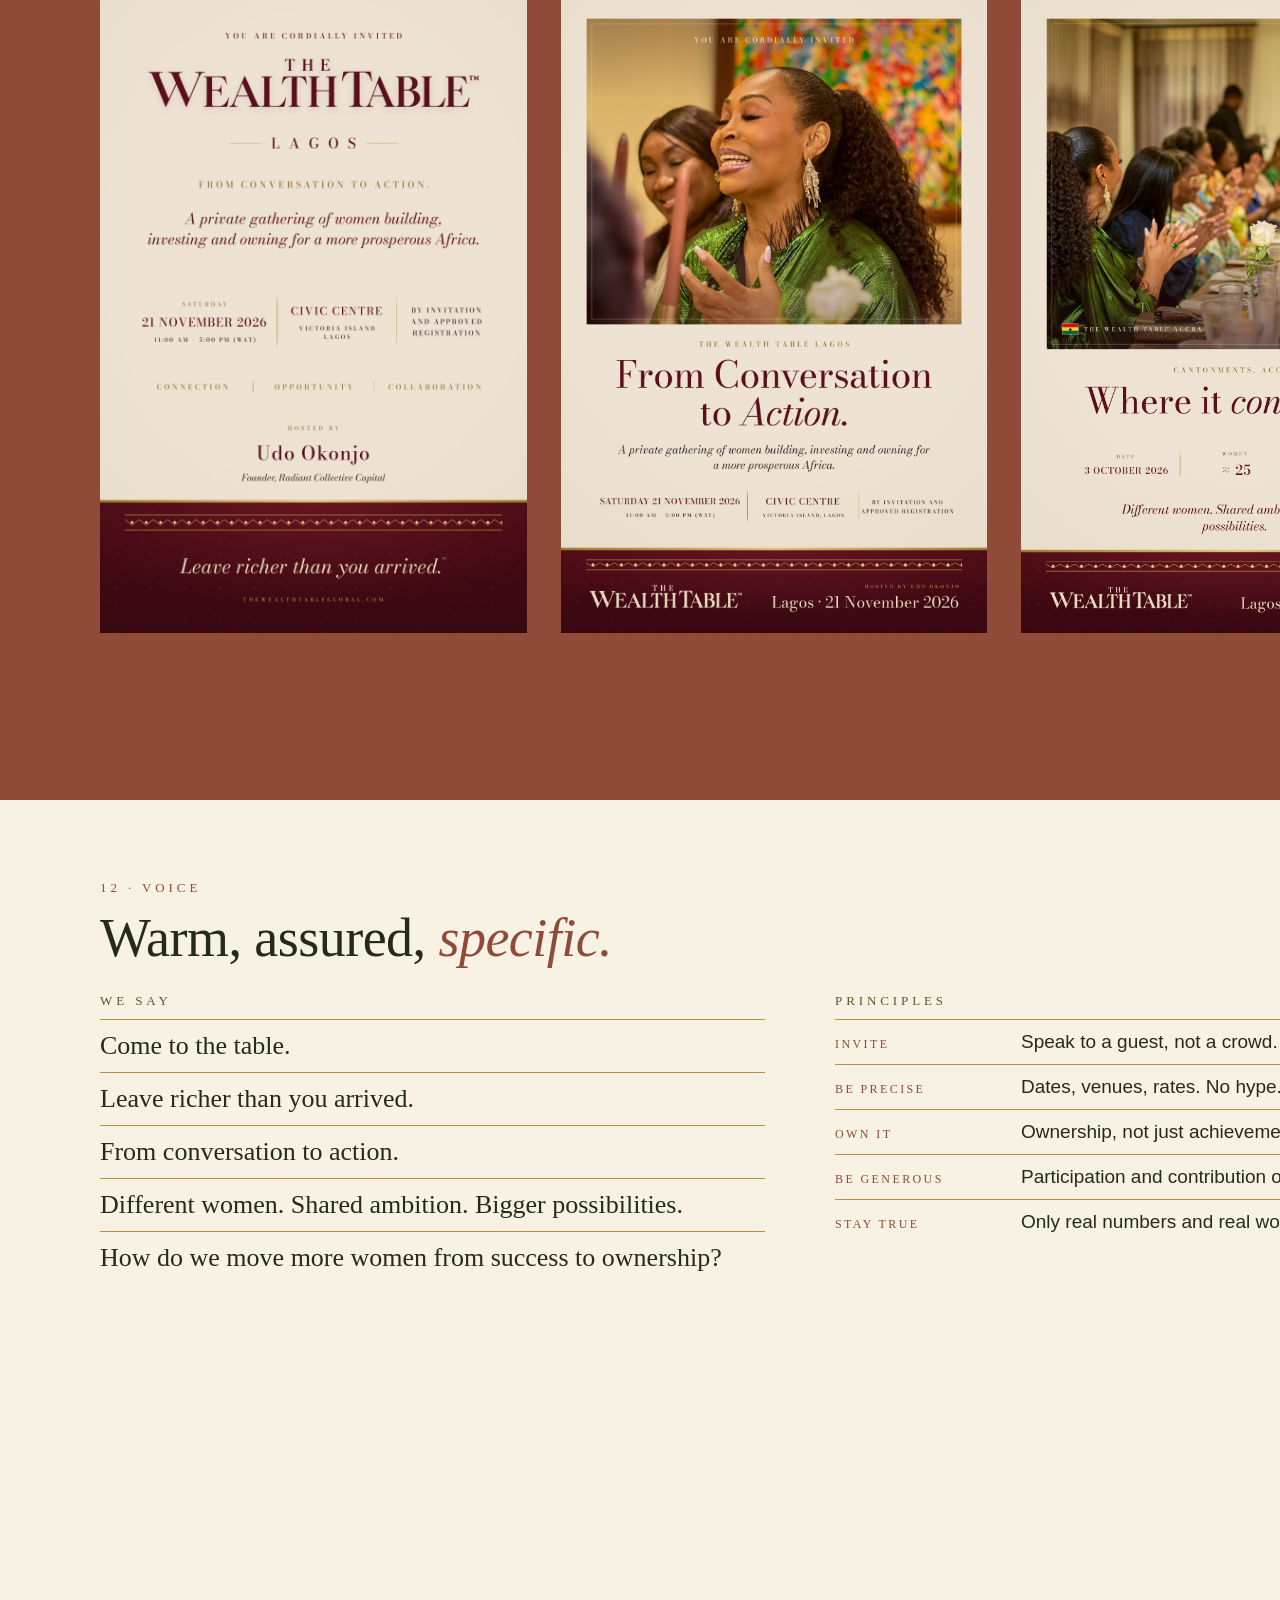
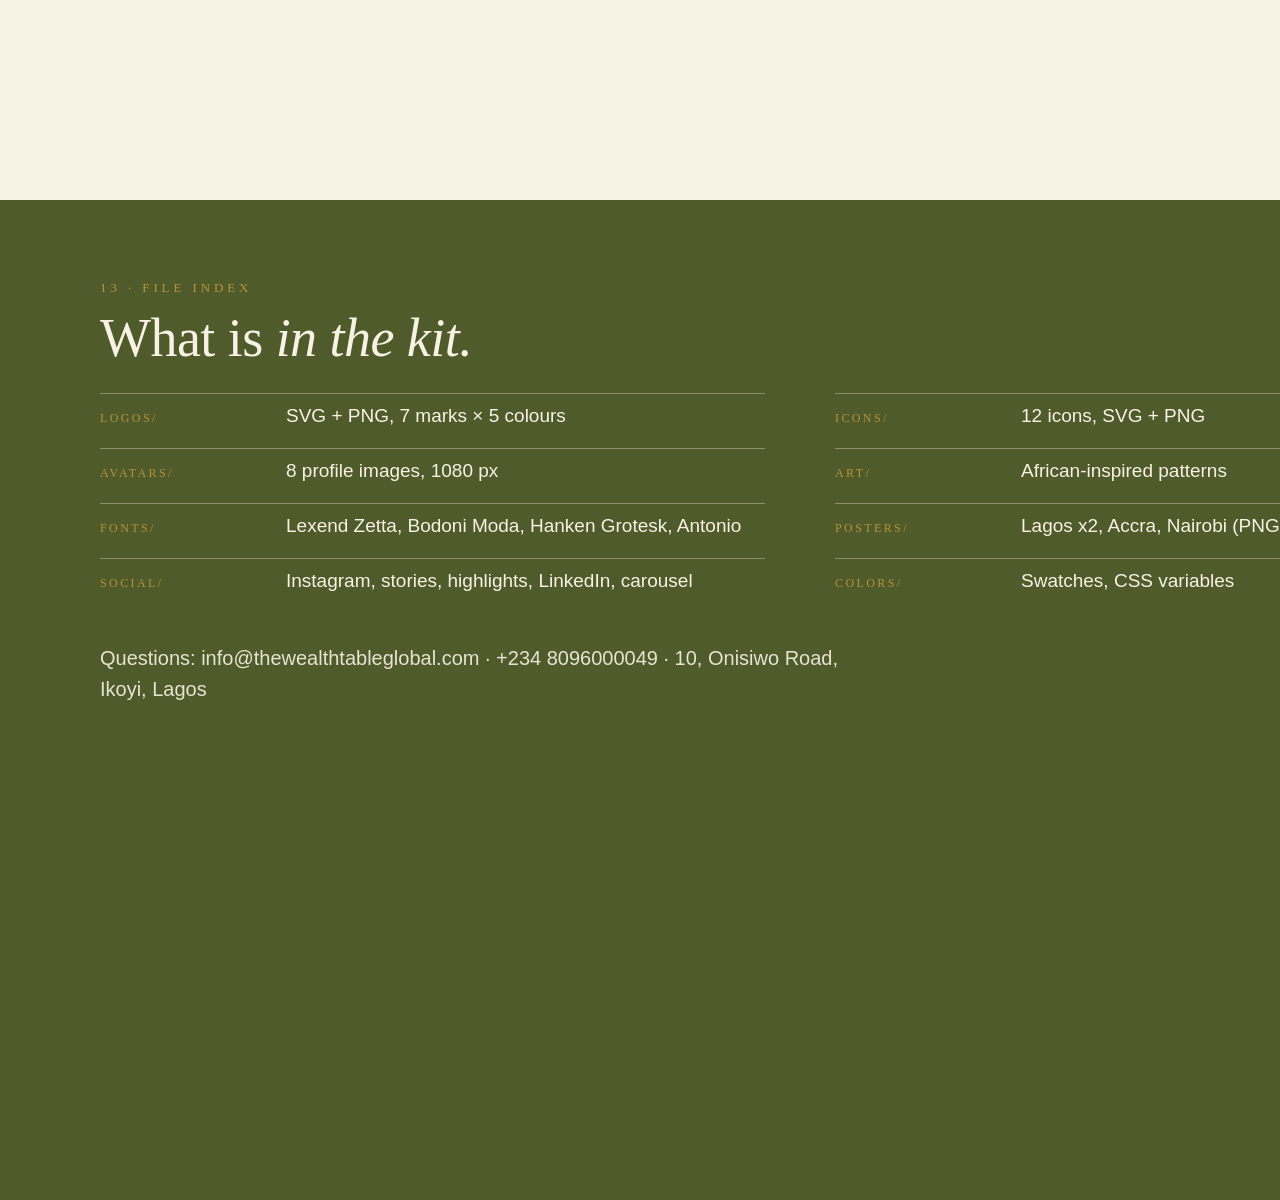
<file: brand-kit/Wealth-Table-Brand-Guidelines.html>
<!doctype html><html><head><meta charset="utf-8"><title>The Wealth Table: Brand Guidelines</title><style>@font-face{font-family:'Lexend Zetta';font-weight:200;font-style:normal;src:url('file:///home/user/wealthtable/brand-kit/fonts/LexendZetta-Regular-200.ttf')}
@font-face{font-family:'Lexend Zetta';font-weight:300;font-style:normal;src:url('file:///home/user/wealthtable/brand-kit/fonts/LexendZetta-Regular-300.ttf')}
@font-face{font-family:'Lexend Zetta';font-weight:400;font-style:normal;src:url('file:///home/user/wealthtable/brand-kit/fonts/LexendZetta-Regular-400.ttf')}
@font-face{font-family:'Hanken Grotesk';font-weight:300;font-style:normal;src:url('file:///home/user/wealthtable/brand-kit/fonts/HankenGrotesk-Regular-300.ttf')}
@font-face{font-family:'Hanken Grotesk';font-weight:400;font-style:normal;src:url('file:///home/user/wealthtable/brand-kit/fonts/HankenGrotesk-Regular-400.ttf')}
@font-face{font-family:'Hanken Grotesk';font-weight:500;font-style:normal;src:url('file:///home/user/wealthtable/brand-kit/fonts/HankenGrotesk-Regular-500.ttf')}
@font-face{font-family:'Hanken Grotesk';font-weight:600;font-style:normal;src:url('file:///home/user/wealthtable/brand-kit/fonts/HankenGrotesk-Regular-600.ttf')}
@font-face{font-family:'Antonio';font-weight:300;font-style:normal;src:url('file:///home/user/wealthtable/brand-kit/fonts/Antonio-Regular-300.ttf')}
@font-face{font-family:'Antonio';font-weight:400;font-style:normal;src:url('file:///home/user/wealthtable/brand-kit/fonts/Antonio-Regular-400.ttf')}
@font-face{font-family:'Antonio';font-weight:600;font-style:normal;src:url('file:///home/user/wealthtable/brand-kit/fonts/Antonio-Regular-600.ttf')}
@font-face{font-family:'Bodoni Moda';font-weight:400;font-style:normal;src:url('file:///home/user/wealthtable/brand-kit/fonts/BodoniModa-Regular-400.ttf')}
@font-face{font-family:'Bodoni Moda';font-weight:500;font-style:normal;src:url('file:///home/user/wealthtable/brand-kit/fonts/BodoniModa-Regular-500.ttf')}
@font-face{font-family:'Bodoni Moda';font-weight:700;font-style:normal;src:url('file:///home/user/wealthtable/brand-kit/fonts/BodoniModa-Regular-700.ttf')}
@font-face{font-family:'Bodoni Moda';font-weight:400;font-style:italic;src:url('file:///home/user/wealthtable/brand-kit/fonts/BodoniModa-Italic-400.ttf')}
@font-face{font-family:'Bodoni Moda';font-weight:500;font-style:italic;src:url('file:///home/user/wealthtable/brand-kit/fonts/BodoniModa-Italic-500.ttf')}
*{box-sizing:border-box;margin:0;padding:0}
:root{--sand:#F8F2E5;--blush:#F5EEE9;--stone:#E3E1D4;--olive:#4F5B2A;--olive-d:#373F1D;--terra:#8F4B38;--ink:#262A1A;--gold:#B8923A}
body{font-family:'Hanken Grotesk',sans-serif;font-weight:300;color:var(--ink);-webkit-font-smoothing:antialiased}
.wide{font-family:'Lexend Zetta',sans-serif;text-transform:uppercase;font-weight:200;letter-spacing:.02em}
.cond{font-family:'Antonio',sans-serif;text-transform:uppercase;font-weight:300}
.didone{font-family:'Bodoni Moda',serif;font-weight:400}
.cap{font-size:12px;letter-spacing:.26em;text-transform:uppercase;font-weight:400}

body{background:#ddd}
.slide{width:1600px;height:1000px;position:relative;overflow:hidden;page-break-after:always;background:#F8F2E5;color:#262A1A;padding:80px 100px}
.slide.olive{background:#4F5B2A;color:#F8F2E5}.slide.terra{background:#8F4B38;color:#F8F2E5}
.k{font-family:'Lexend Zetta';font-weight:300;font-size:13px;letter-spacing:.3em;text-transform:uppercase;color:#8F4B38}
.olive .k,.terra .k{color:#B8923A}
h1{font-family:'Bodoni Moda';font-weight:400;font-size:88px;line-height:1.02;letter-spacing:-.012em}h1 em{font-style:italic;color:#8F4B38}.olive h1 em,.terra h1 em,.olive h2 em,.terra h2 em{color:#F8F2E5}
h2{font-family:'Bodoni Moda';font-weight:400;font-size:54px;line-height:1.05;letter-spacing:-.01em;margin:14px 0 26px}h2 em{font-style:italic;color:#8F4B38}
p{font-size:20px;line-height:1.55;max-width:760px}
.num{position:absolute;right:100px;bottom:56px;font-family:'Lexend Zetta';font-weight:300;font-size:12px;letter-spacing:.3em;opacity:.6}
.hair{height:1px;background:#B8923A;margin:22px 0}
.grid{display:grid;gap:26px}
.cell{background:#F5EEE9;display:grid;place-items:center;position:relative;padding:20px}
.cell small{position:absolute;left:14px;bottom:10px;font-size:12px;letter-spacing:.16em;text-transform:uppercase;opacity:.7}
.sw{height:200px;position:relative;display:flex;flex-direction:column;justify-content:flex-end;padding:16px}
.sw b{font-family:'Lexend Zetta';font-weight:300;font-size:14px;letter-spacing:.14em;text-transform:uppercase}
.sw span{font-size:13px;opacity:.85;line-height:1.5}
img{display:block}
.li{display:flex;gap:16px;align-items:baseline;padding:11px 0;border-top:1px solid #B8923A;font-size:19px}
.li b{font-family:'Lexend Zetta';font-weight:300;font-size:12px;letter-spacing:.2em;text-transform:uppercase;color:#8F4B38;width:170px;flex:none}
.no{position:relative}.no::after{content:"×";position:absolute;right:10px;top:4px;font-size:30px;color:#8F4B38}
</style></head><body><div class="slide olive"><div style="position:absolute;inset:0;background:url(art/png/pattern-adire-ink-sand.png) center/cover;opacity:.18"></div>
  <div style="position:relative;height:100%;display:grid;place-items:center;text-align:center"><div><img src="logos/png/primary-stacked-sand.png" style="width:560px;margin:0 auto"><div class="k" style="margin-top:56px;color:#F8F2E5">Brand guidelines · Version 1.0 · October 2026</div></div></div></div><div class="slide"><div class="k">01 · Brand story</div><h1 style="margin-top:20px">Leave richer<br>than you <em>arrived.</em></h1><div class="hair" style="width:120px"></div>
  <div style="display:grid;grid-template-columns:1.1fr .9fr;gap:80px"><div><p>The Wealth Table is a purposefully designed gathering where women connect around real opportunities, shared ambitions, and the future of wealth and ownership. It is where women bring more than their stories to the table: the businesses they are building, the investments they are exploring, the opportunities they are pursuing, and the connections they need to make their next move.</p>
  <p style="margin-top:20px">Founded by Udo Okonjo, Founder of Radiant Collective Capital. Held in Nairobi, Accra and Lagos, and expanding across Africa and beyond.</p></div>
  <div><div class="li"><b>Connection</b>Meaningful relationships over networking.</div><div class="li"><b>Opportunity</b>Real introductions, investments, partnerships.</div><div class="li"><b>Collaboration</b>Participation and contribution, not pitches.</div><div class="li"><b>Ownership</b>From success to ownership.</div></div></div><div class="num">02</div></div><div class="slide"><div class="k">02 · Logo suite</div><h2>One family, <em>six marks.</em></h2>
  <div class="grid" style="grid-template-columns:repeat(3,1fr);grid-auto-rows:310px"><div class="cell"><img src="logos/png/primary-stacked-olive.png" style="width:360px"><small>Primary stacked</small></div><div class="cell"><img src="logos/png/horizontal-olive.png" style="width:420px"><small>Horizontal</small></div><div class="cell"><img src="logos/png/wordmark-olive.png" style="width:380px"><small>Wordmark</small></div><div class="cell"><img src="logos/png/monogram-olive.png" style="width:200px"><small>Monogram</small></div><div class="cell"><img src="logos/png/seal-olive.png" style="height:250px"><small>Seal</small></div><div class="cell"><img src="logos/png/table-mark-terracotta.png" style="height:250px"><small>Table mark</small></div></div>
  <p style="margin-top:22px;font-size:17px;max-width:1300px">The primary stacked logo is the default. Use the horizontal logo where height is limited, the monogram and seal for avatars and stamps, and the table mark as a graphic device. All are supplied as SVG (vector) and PNG in sand, olive, terracotta, ink and white.</p><div class="num">03</div></div><div class="slide"><div class="k">03 · Clear space and size</div><h2>Give it <em>room.</em></h2>
  <div style="display:grid;grid-template-columns:1fr 1fr;gap:70px;margin-top:10px">
   <div class="cell" style="height:560px"><div style="position:relative;padding:70px;border:1.5px dashed #8F4B38"><img src="logos/png/primary-stacked-olive.png" style="width:400px"><div style="position:absolute;left:0;top:0;width:70px;height:70px;border-right:1.5px dashed #8F4B38;border-bottom:1.5px dashed #8F4B38;display:grid;place-items:center;font-family:'Antonio';font-size:28px;color:#8F4B38">X</div></div><small>X = half the height of the monogram</small></div>
   <div><p>Keep a clear space of <b>X</b> (half the height of the WT monogram) on every side. No text, image edges or other logos inside it.</p><div class="hair"></div>
   <div class="li"><b>Stacked</b>Minimum 120 px wide · 30 mm</div><div class="li"><b>Horizontal</b>Minimum 180 px wide · 45 mm</div><div class="li"><b>Wordmark</b>Minimum 110 px wide · 28 mm</div><div class="li"><b>Monogram</b>Minimum 32 px wide · 8 mm</div><div class="li"><b>Seal</b>Minimum 90 px · 22 mm</div>
   <div style="display:flex;gap:40px;align-items:end;margin-top:40px"><img src="logos/png/primary-stacked-olive.png" style="width:120px"><img src="logos/png/horizontal-olive.png" style="width:180px"><img src="logos/png/monogram-olive.png" style="width:32px"><img src="logos/png/seal-olive.png" style="width:90px"></div></div></div><div class="num">04</div></div><div class="slide"><div class="k">04 · Logo colour and misuse</div><h2>Always <em>legible.</em></h2>
  <div class="grid" style="grid-template-columns:repeat(4,1fr)"><div style="background:#F8F2E5;height:200px;display:grid;place-items:center"><img src="logos/png/primary-stacked-olive.png" style="width:230px"></div><div style="background:#4F5B2A;height:200px;display:grid;place-items:center"><img src="logos/png/primary-stacked-sand.png" style="width:230px"></div><div style="background:#8F4B38;height:200px;display:grid;place-items:center"><img src="logos/png/primary-stacked-sand.png" style="width:230px"></div><div style="height:200px;background:url(../assets/img/photos/a-6797-sm.jpg) center/cover;display:grid;place-items:center"><img src="logos/png/primary-stacked-white.png" style="width:230px"></div></div>
  <div class="hair" style="margin:34px 0 20px"></div><div class="k" style="margin-bottom:16px">Do not</div>
  <div class="grid" style="grid-template-columns:repeat(5,1fr)">
   <div class="cell no" style="height:200px"><img src="logos/png/primary-stacked-olive.png" style="width:230px;transform:scaleX(1.5)"><small>Stretch</small></div>
   <div class="cell no" style="height:200px"><img src="logos/png/primary-stacked-terracotta.png" style="width:230px;filter:hue-rotate(120deg)"><small>Recolour</small></div>
   <div class="cell no" style="height:200px"><img src="logos/png/primary-stacked-olive.png" style="width:230px;transform:rotate(-14deg)"><small>Rotate</small></div>
   <div class="cell no" style="height:200px;background:#8F4B38"><img src="logos/png/primary-stacked-olive.png" style="width:230px"><small style="color:#F8F2E5">Low contrast</small></div>
   <div class="cell no" style="height:200px"><img src="logos/png/primary-stacked-olive.png" style="width:230px;filter:drop-shadow(6px 8px 6px rgba(0,0,0,.45))"><small>Effects</small></div></div><div class="num">05</div></div><div class="slide"><div class="k">05 · Colour</div><h2>Warm, grounded, <em>quietly rich.</em></h2>
  <div class="grid" style="grid-template-columns:repeat(4,1fr);gap:18px"><div class="sw" style="background:#F8F2E5;color:#262A1A;border:1px solid rgba(38,42,26,.18)"><b>Sand</b><span>#F8F2E5<br>RGB 248 242 229<br>CMYK ≈ 0 2 8 3<br><i>Primary background</i></span></div><div class="sw" style="background:#4F5B2A;color:#F8F2E5;"><b>Olive</b><span>#4F5B2A<br>RGB 79 91 42<br>CMYK ≈ 13 0 54 64<br><i>Primary brand colour</i></span></div><div class="sw" style="background:#8F4B38;color:#F8F2E5;"><b>Terracotta</b><span>#8F4B38<br>RGB 143 75 56<br>CMYK ≈ 0 48 61 44<br><i>Primary brand colour</i></span></div><div class="sw" style="background:#373F1D;color:#F8F2E5;"><b>Deep Olive</b><span>#373F1D<br>RGB 55 63 29<br>CMYK ≈ 13 0 54 75<br><i>Text and depth</i></span></div><div class="sw" style="background:#F5EEE9;color:#262A1A;border:1px solid rgba(38,42,26,.18)"><b>Blush</b><span>#F5EEE9<br>RGB 245 238 233<br>CMYK ≈ 0 3 5 4<br><i>Soft background</i></span></div><div class="sw" style="background:#E3E1D4;color:#262A1A;"><b>Stone</b><span>#E3E1D4<br>RGB 227 225 212<br>CMYK ≈ 0 1 7 11<br><i>Neutral background</i></span></div><div class="sw" style="background:#262A1A;color:#F8F2E5;"><b>Ink</b><span>#262A1A<br>RGB 38 42 26<br>CMYK ≈ 10 0 38 84<br><i>Body text</i></span></div><div class="sw" style="background:#B8923A;color:#262A1A;"><b>Gold</b><span>#B8923A<br>RGB 184 146 58<br>CMYK ≈ 0 21 68 28<br><i>Hairline accent only</i></span></div></div>
  <div style="display:flex;height:34px;margin-top:34px"><div style="flex:40;background:#F8F2E5;border:1px solid rgba(38,42,26,.2)"></div><div style="flex:25;background:#4F5B2A"></div><div style="flex:15;background:#8F4B38"></div><div style="flex:10;background:#E3E1D4"></div><div style="flex:6;background:#373F1D"></div><div style="flex:3;background:#262A1A"></div><div style="flex:1;background:#B8923A"></div></div>
  <p style="margin-top:14px;font-size:16px">Suggested proportion: sand 40, olive 25, terracotta 15, stone 10, deep olive 6, ink 3, gold 1. CMYK values are approximate conversions; confirm against a printed proof.</p><div class="num">06</div></div><div class="slide"><div class="k">06 · Typography</div><h2>Four typefaces, <em>one voice.</em></h2>
  <div style="display:grid;grid-template-columns:1fr 1fr;gap:26px 70px">
   <div><div class="k" style="color:#4F5B2A">Lexend Zetta · display capitals</div><div style="font-family:'Lexend Zetta';font-weight:200;text-transform:uppercase;font-size:44px;letter-spacing:.02em;margin:12px 0">Come to the table</div><p style="font-size:16px">Light (200/300), uppercase, wide. Headlines, labels and buttons on the website.</p></div>
   <div><div class="k" style="color:#4F5B2A">Bodoni Moda · editorial</div><div style="font-family:'Bodoni Moda';font-size:54px;margin:8px 0">Leave richer <em>than you arrived.</em></div><p style="font-size:16px">Regular with italic emphasis. Posters, social headlines, quotes. Echoes the logo.</p></div>
   <div><div class="k" style="color:#4F5B2A">Hanken Grotesk · text</div><div style="font-family:'Hanken Grotesk';font-weight:300;font-size:30px;line-height:1.4;margin:12px 0">A purposefully designed gathering where women connect around real opportunities.</div><p style="font-size:16px">Light (300) and Regular (400). Paragraphs, captions, interface text.</p></div>
   <div><div class="k" style="color:#4F5B2A">Antonio · numerals</div><div style="font-family:'Antonio';font-weight:300;font-size:120px;line-height:1;margin:6px 0">21 NOV 2026</div><p style="font-size:16px">Condensed Light. Dates, fees, big numbers and the footer wordmark.</p></div></div>
  <p style="margin-top:20px;font-size:16px;max-width:1300px">All four are open-source (Google Fonts, SIL OFL) and included in <b>fonts/</b>. Headlines: sentence case in Bodoni, UPPERCASE in Lexend. Keep one italic word per headline.</p><div class="num">07</div></div><div class="slide"><div class="k">07 · Iconography</div><h2>Fine lines, <em>round ends.</em></h2>
  <div class="grid" style="grid-template-columns:repeat(6,1fr);gap:18px"><div class="cell" style="height:190px"><img src="icons/png/table.png" style="width:96px"><small>table</small></div><div class="cell" style="height:190px"><img src="icons/png/invitation.png" style="width:96px"><small>invitation</small></div><div class="cell" style="height:190px"><img src="icons/png/calendar.png" style="width:96px"><small>calendar</small></div><div class="cell" style="height:190px"><img src="icons/png/location.png" style="width:96px"><small>location</small></div><div class="cell" style="height:190px"><img src="icons/png/connection.png" style="width:96px"><small>connection</small></div><div class="cell" style="height:190px"><img src="icons/png/opportunity.png" style="width:96px"><small>opportunity</small></div><div class="cell" style="height:190px"><img src="icons/png/collaboration.png" style="width:96px"><small>collaboration</small></div><div class="cell" style="height:190px"><img src="icons/png/ownership.png" style="width:96px"><small>ownership</small></div><div class="cell" style="height:190px"><img src="icons/png/wealth.png" style="width:96px"><small>wealth</small></div><div class="cell" style="height:190px"><img src="icons/png/gallery.png" style="width:96px"><small>gallery</small></div><div class="cell" style="height:190px"><img src="icons/png/conversation.png" style="width:96px"><small>conversation</small></div><div class="cell" style="height:190px"><img src="icons/png/arrow.png" style="width:96px"><small>arrow</small></div></div>
  <p style="margin-top:24px;font-size:17px;max-width:1200px">48 px grid, 1.6 px stroke, round caps and joins, no fills (except seat dots). Use olive or ink on light backgrounds and sand on dark. SVG and PNG supplied.</p><div class="num">08</div></div><div class="slide"><div class="k">08 · Art and patterns</div><h2>Woven, not <em>shouted.</em></h2>
  <div class="grid" style="grid-template-columns:repeat(3,1fr);grid-template-rows:260px 260px;gap:16px">
   <div style="background:url(art/png/pattern-kente-ivory-burgundy.png) center/cover;border:1px solid rgba(38,42,26,.15)"></div><div style="background:url(art/png/pattern-adire-sand-terracotta.png) center/cover;border:1px solid rgba(38,42,26,.15)"></div><div style="background:url(art/png/pattern-mudcloth-burgundy-gold.png) center/cover;border:1px solid rgba(38,42,26,.15)"></div><div style="background:url(art/png/pattern-beadwork-ivory-burgundy.png) center/cover;border:1px solid rgba(38,42,26,.15)"></div><div style="background:url(art/png/pattern-chain-ink-sand.png) center/cover;border:1px solid rgba(38,42,26,.15)"></div><div style="background:url(art/png/border-strip-burgundy-gold.png) center/cover;border:1px solid rgba(38,42,26,.15)"></div></div>
  <p style="margin-top:20px;font-size:17px;max-width:1300px">Five original patterns inspired by West and East African textile traditions: kente weave, adire circles, mud-cloth marks, beadwork triangles and a diamond chain for unity. Thin lines, tonal colour. Use them as quiet borders and backgrounds, never over faces or behind body text. SVG tiles and PNG previews supplied in four colourways.</p><div class="num">09</div></div><div class="slide"><div class="k">09 · Photography</div><h2>Warm, candid, <em>documentary.</em></h2>
  <div class="grid" style="grid-template-columns:repeat(4,1fr);gap:16px"><div style="height:330px;background:url(../assets/img/photos/n-10863-sm.jpg) center/cover"></div><div style="height:330px;background:url(../assets/img/photos/a-6823-sm.jpg) center/cover"></div><div style="height:330px;background:url(../assets/img/photos/n-10816-sm.jpg) center/cover"></div><div style="height:330px;background:url(../assets/img/photos/a-6565-sm.jpg) center/cover"></div></div>
  <div style="display:grid;grid-template-columns:1fr 1fr;gap:60px;margin-top:26px"><div><div class="li"><b>Look</b>Natural light, real moments, white florals, candles.</div><div class="li"><b>People</b>Laughing, listening, speaking. Never posed stock.</div><div class="li"><b>Crop</b>Faces clear of text; keep the table in frame.</div></div>
  <div><div class="li"><b>Quality</b>1,500 px or wider, sharp. Do not use low-resolution or upscaled images.</div><div class="li"><b>Credit</b>Credit the photographer and confirm usage rights.</div><div class="li"><b>Treatment</b>Black and white for the founder; full colour elsewhere. No filters.</div></div></div><div class="num">10</div></div><div class="slide"><div class="k">10 · Social</div><h2>Consistent, <em>calm,</em> confident.</h2>
  <div style="display:flex;gap:22px;align-items:flex-start"><img src="social/instagram/01-what-we-do.png" style="height:520px;width:auto"><img src="social/instagram/03-next-event-lagos.png" style="height:520px;width:auto"><img src="social/instagram/05-past-event-nairobi.png" style="height:520px;width:auto"><img src="social/instagram/13-participation.png" style="height:520px;width:auto"><div style="display:grid;gap:16px;padding-left:6px"><img src="avatars/avatar-olive-monogram.png" style="width:130px;height:130px;border-radius:50%"><img src="avatars/avatar-sand-seal.png" style="width:130px;height:130px;border-radius:50%"><img src="avatars/avatar-terracotta-monogram.png" style="width:130px;height:130px;border-radius:50%"></div></div>
  <p style="margin-top:22px;font-size:17px;max-width:1300px">Templates: Instagram posts 1080×1350, stories 1080×1920, highlight covers, LinkedIn 1200×627, banners 1584×396 and 1128×191, and a five-slide carousel. One idea per graphic, one italic word, always the URL.</p><div class="num">11</div></div><div class="slide terra"><div class="k">11 · Posters</div><h2 style="color:#F8F2E5">Invitation and <em>remembrance.</em></h2>
  <div style="display:flex;gap:34px;align-items:flex-start"><img src="posters/poster-lagos-invitation.png" style="height:640px;width:auto"><img src="posters/poster-lagos-photo.png" style="height:640px;width:auto"><img src="posters/poster-accra-recap.png" style="height:640px;width:auto"><p style="font-size:17px;max-width:250px">Ivory background, embossed wordmark, gold rules and a deep burgundy base band with a woven border. Two Lagos versions (typographic and photo) plus Accra and Nairobi recaps. 2:3, PNG and PDF.</p></div><div class="num">12</div></div><div class="slide"><div class="k">12 · Voice</div><h2>Warm, assured, <em>specific.</em></h2>
  <div style="display:grid;grid-template-columns:1fr 1fr;gap:70px"><div><div class="k" style="color:#4F5B2A;margin-bottom:10px">We say</div>
   <div class="li" style="font-family:'Bodoni Moda';font-size:26px">Come to the table.</div><div class="li" style="font-family:'Bodoni Moda';font-size:26px">Leave richer than you arrived.</div><div class="li" style="font-family:'Bodoni Moda';font-size:26px">From conversation to action.</div><div class="li" style="font-family:'Bodoni Moda';font-size:26px">Different women. Shared ambition. Bigger possibilities.</div><div class="li" style="font-family:'Bodoni Moda';font-size:26px">How do we move more women from success to ownership?</div></div>
   <div><div class="k" style="color:#4F5B2A;margin-bottom:10px">Principles</div><div class="li"><b>Invite</b>Speak to a guest, not a crowd.</div><div class="li"><b>Be precise</b>Dates, venues, rates. No hype.</div><div class="li"><b>Own it</b>Ownership, not just achievement.</div><div class="li"><b>Be generous</b>Participation and contribution over pitches.</div><div class="li"><b>Stay true</b>Only real numbers and real women.</div></div></div><div class="num">13</div></div><div class="slide olive"><div class="k">13 · File index</div><h2 style="color:#F8F2E5">What is <em>in the kit.</em></h2>
  <div style="display:grid;grid-template-columns:1fr 1fr;gap:10px 70px;font-size:20px">
   <div class="li" style="border-color:rgba(248,242,229,.35)"><b style="color:#B8923A">logos/</b>SVG + PNG, 7 marks × 5 colours</div><div class="li" style="border-color:rgba(248,242,229,.35)"><b style="color:#B8923A">icons/</b>12 icons, SVG + PNG</div>
   <div class="li" style="border-color:rgba(248,242,229,.35)"><b style="color:#B8923A">avatars/</b>8 profile images, 1080 px</div><div class="li" style="border-color:rgba(248,242,229,.35)"><b style="color:#B8923A">art/</b>African-inspired patterns</div>
   <div class="li" style="border-color:rgba(248,242,229,.35)"><b style="color:#B8923A">fonts/</b>Lexend Zetta, Bodoni Moda, Hanken Grotesk, Antonio</div><div class="li" style="border-color:rgba(248,242,229,.35)"><b style="color:#B8923A">posters/</b>Lagos x2, Accra, Nairobi (PNG + PDF)</div>
   <div class="li" style="border-color:rgba(248,242,229,.35)"><b style="color:#B8923A">social/</b>Instagram, stories, highlights, LinkedIn, carousel</div><div class="li" style="border-color:rgba(248,242,229,.35)"><b style="color:#B8923A">colors/</b>Swatches, CSS variables</div></div>
  <p style="margin-top:40px;color:#F8F2E5;opacity:.9">Questions: info@thewealthtableglobal.com · +234 8096000049 · 10, Onisiwo Road, Ikoyi, Lagos</p><div class="num">14</div></div></body></html>
</file>
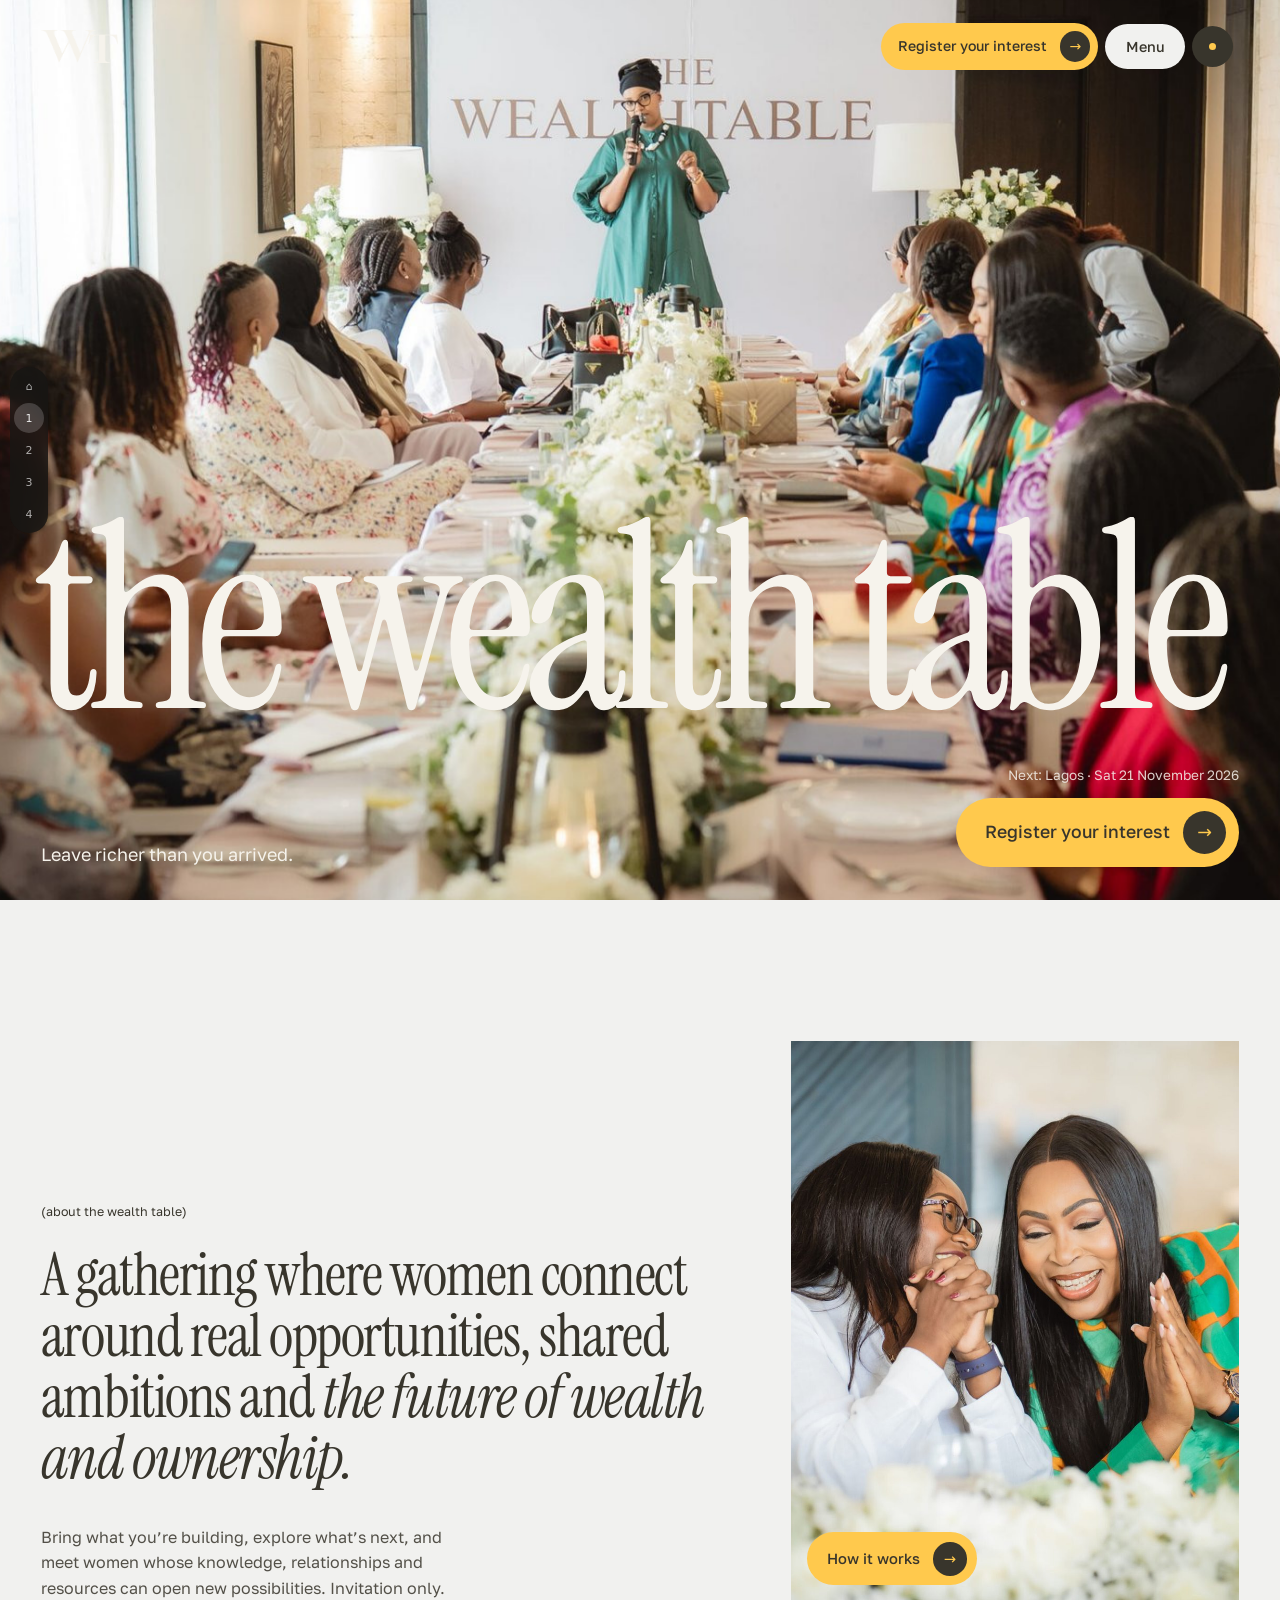
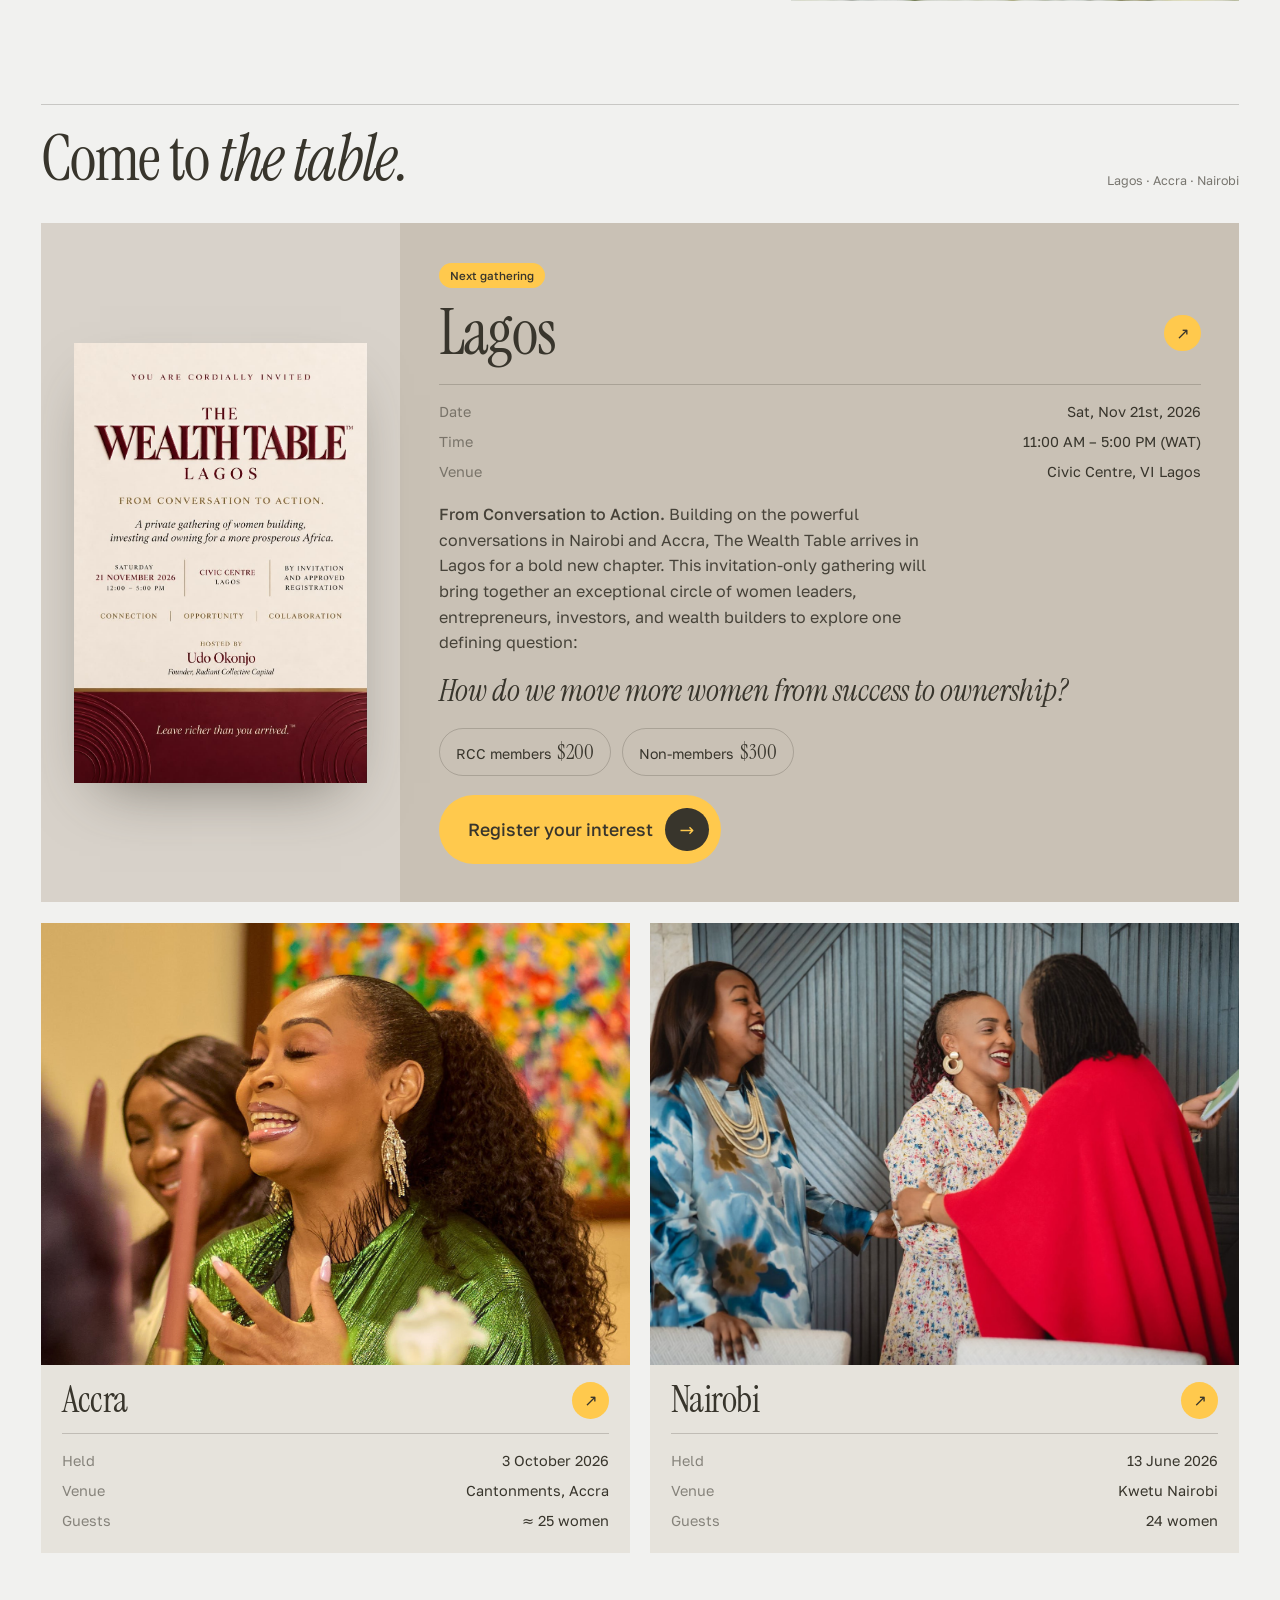
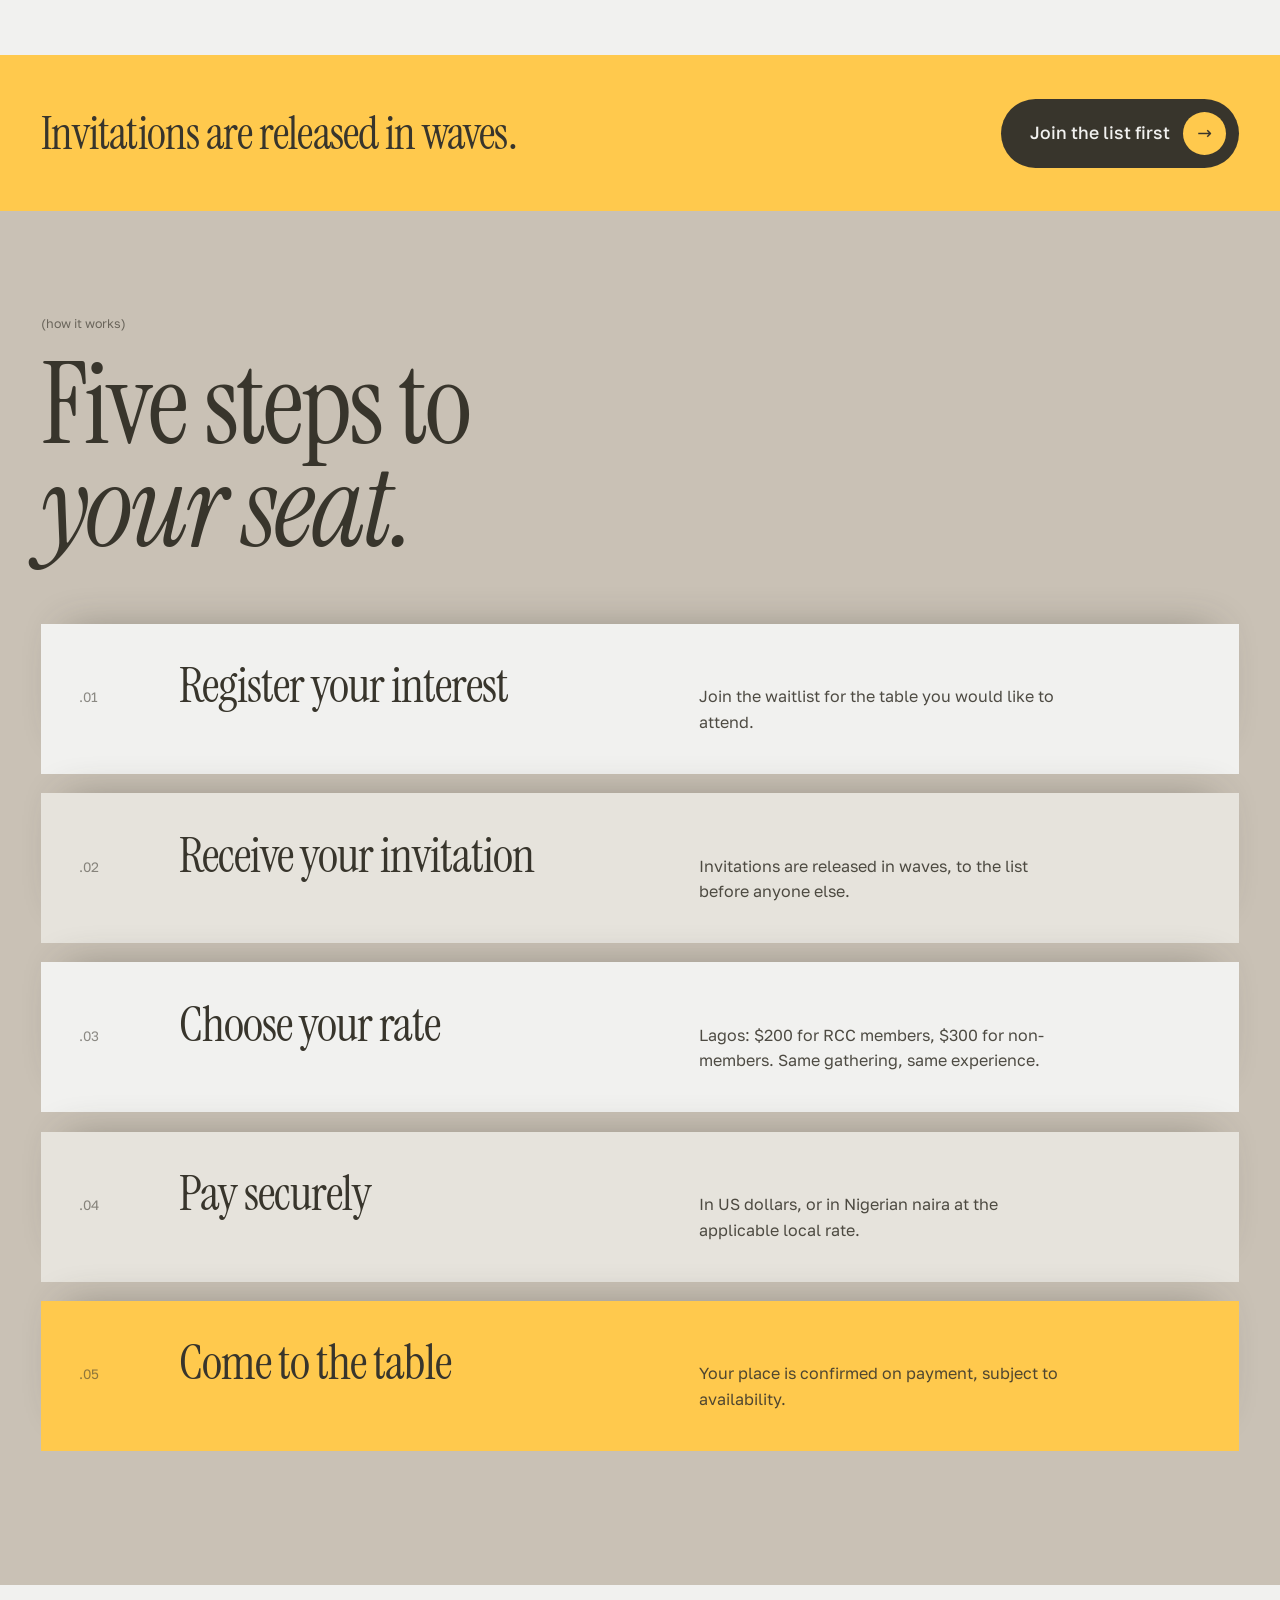
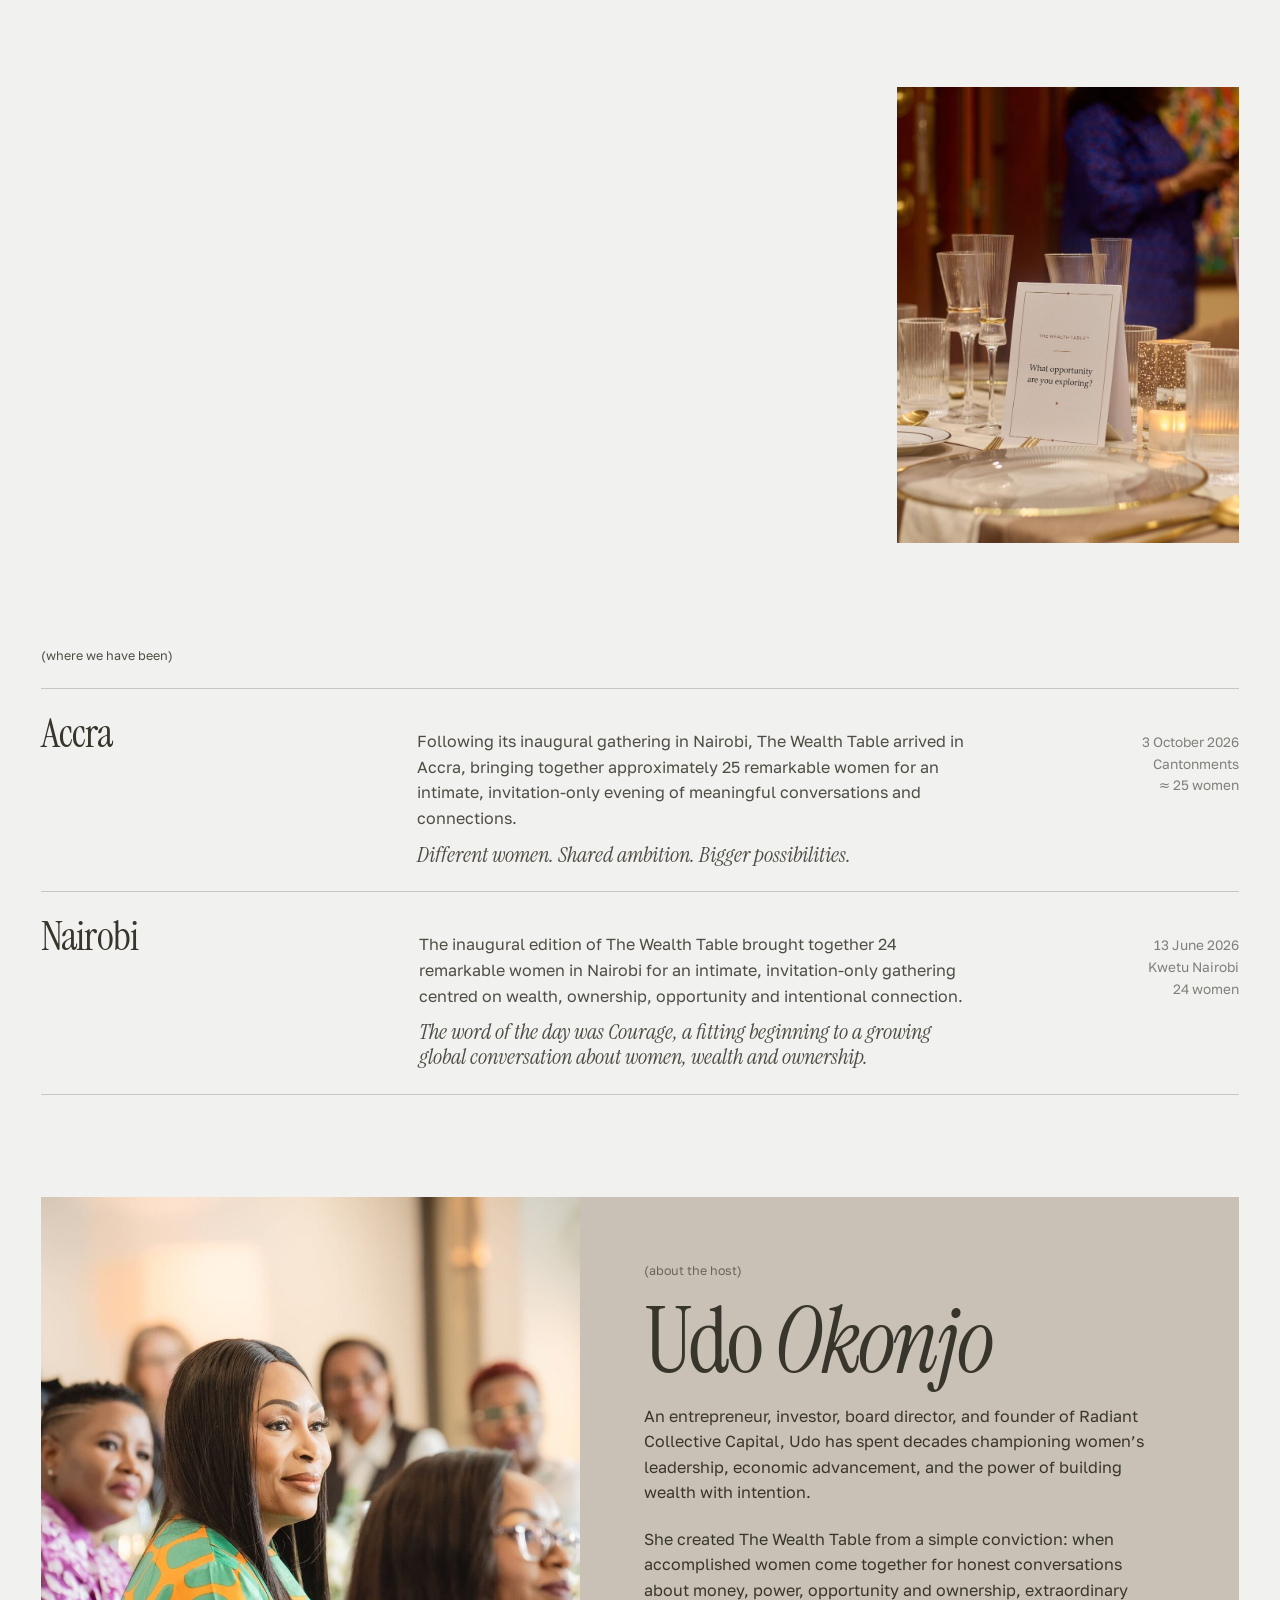
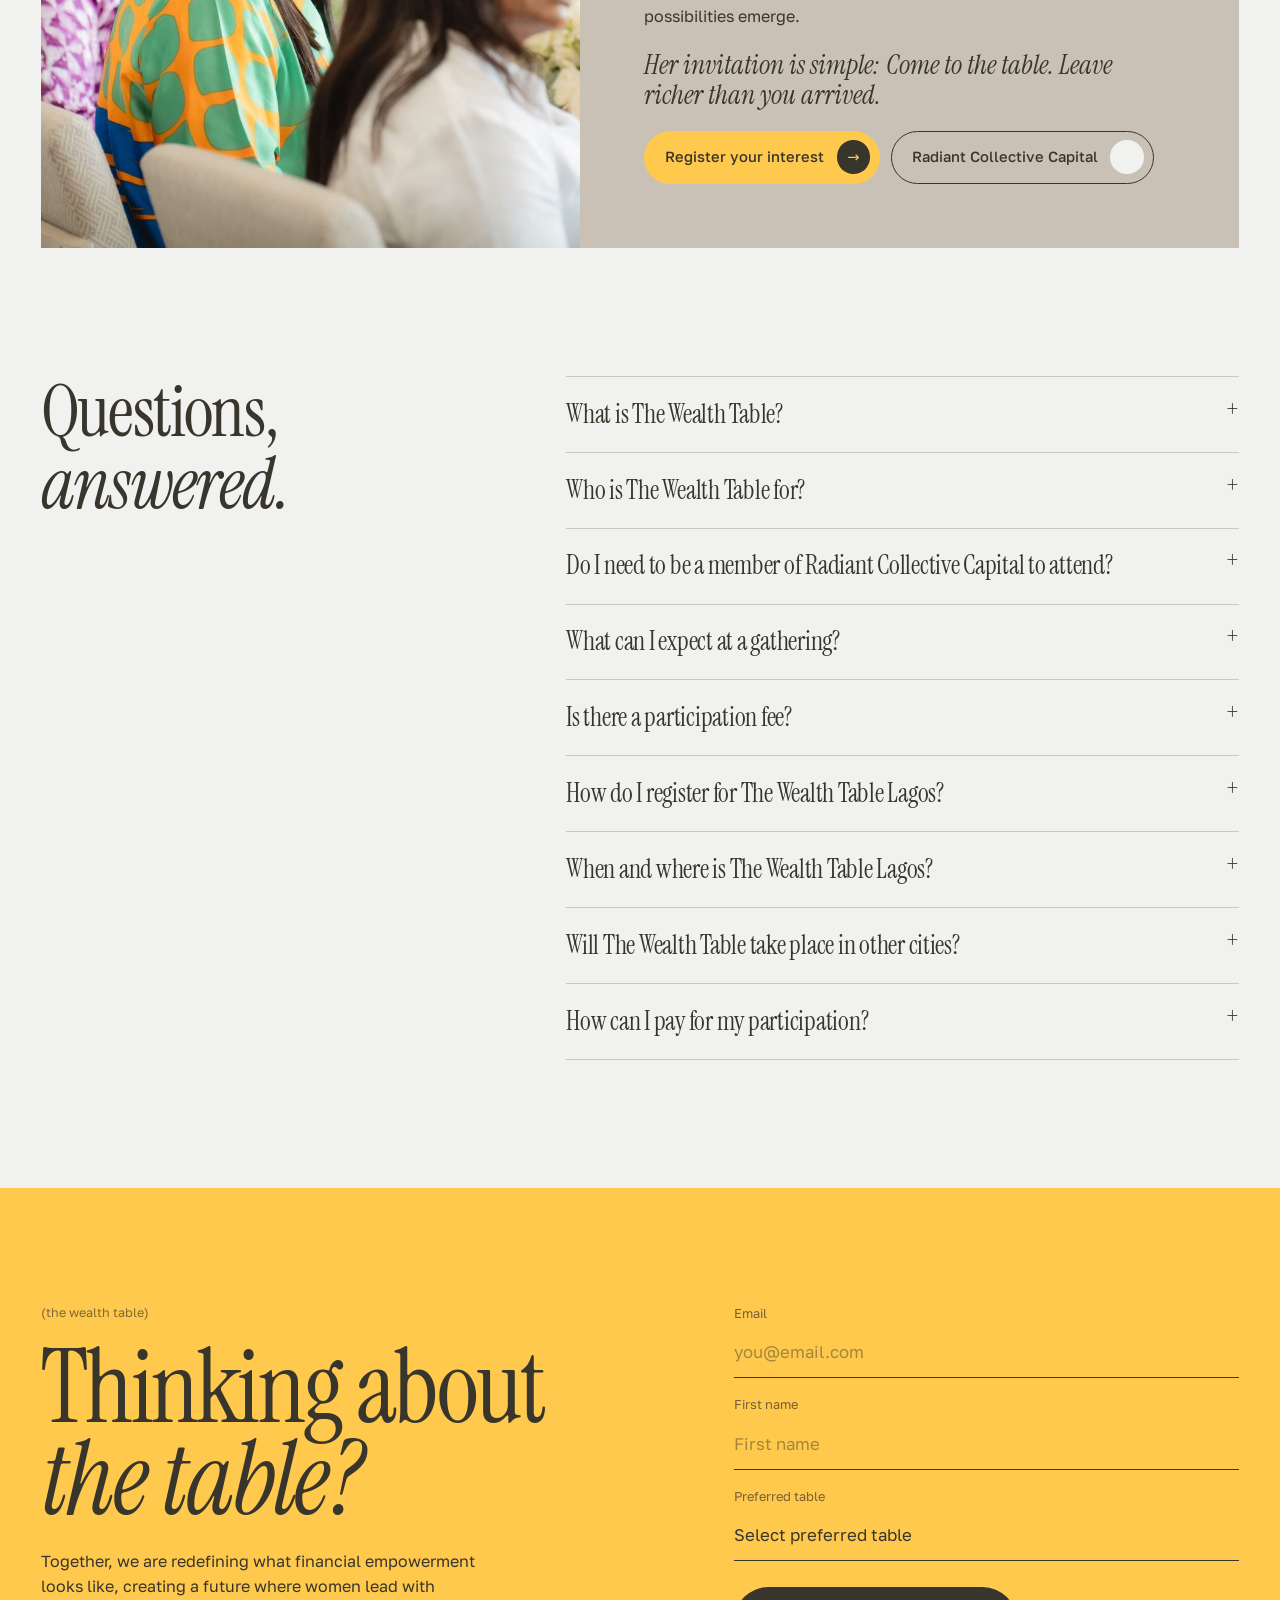
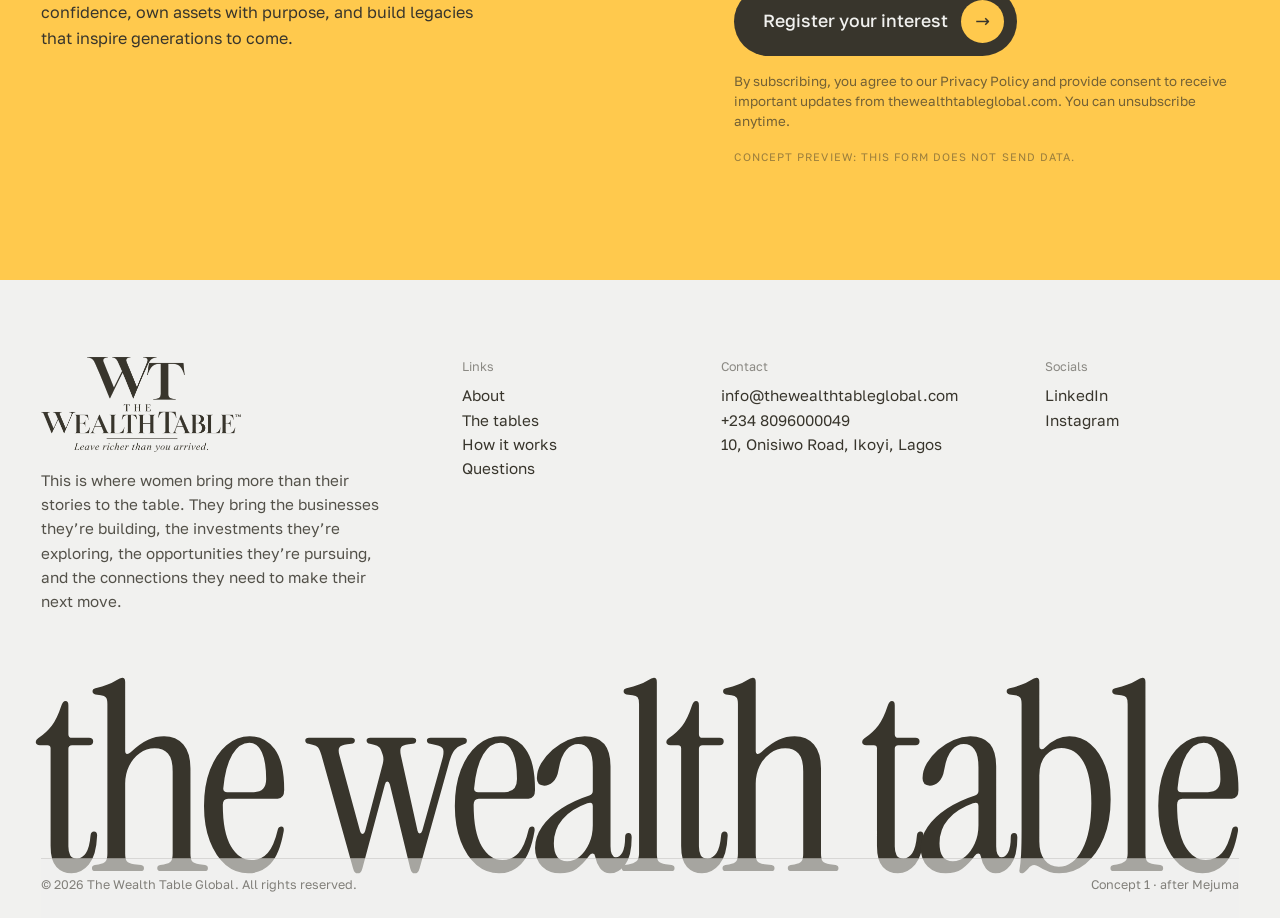
<file: concepts/c1-warm.html>
<!doctype html>
<html lang="en">
<head>
<meta charset="utf-8">
<meta name="viewport" content="width=device-width,initial-scale=1">
<title>The Wealth Table: Concept 1, Warm Greige</title>
<meta name="description" content="Concept 1 for The Wealth Table. Greige and off-white with one yellow accent, a giant lowercase serif wordmark and a floating capsule menu.">
<link rel="icon" href="img/logo/wt-monogram-brown.png">
<link rel="stylesheet" href="fonts/fonts.css">
<link rel="stylesheet" href="common.css">
<style>
/* CONCEPT 1 · after Mejuma Tuscany
   Palette: off-white #f1f1ef, greige #c9c1b5, ink #38352c, one yellow #ffc94d (Mejuma's own scheme)
   Taken: edge-to-edge lowercase serif wordmark, "Menu" pill + dot that floats as a capsule, property-style cards with data rows,
   yellow "curious?" band, numbered process cards, "let's meet" split, giant footer wordmark, only ONE accent colour. */
:root{--bg:#f1f1ef;--ink:#38352c;--greige:#c9c1b5;--stone:#e6e3dc;--yellow:#ffc94d;--accent:#ffc94d;--line:rgba(56,53,44,.22);
  --serif:"Instrument Serif",Georgia,serif;--sans:"Golos Text",system-ui,sans-serif;--pad:clamp(1.1rem,3.2vw,3rem);--ease:cubic-bezier(.22,1,.36,1)}
body{font-size:1rem;line-height:1.6}
.pill{display:inline-flex;align-items:center;gap:.8rem;background:var(--yellow);color:var(--ink);padding:.62rem .62rem .62rem 1.3rem;border-radius:99px;font-size:.92rem;font-weight:500;white-space:nowrap;transition:transform .5s var(--ease),background .3s}
.pill i{display:grid;place-items:center;width:2.1rem;height:2.1rem;border-radius:50%;background:var(--ink);color:var(--yellow);font-style:normal;transition:transform .5s var(--ease)}
.pill:hover i{transform:translateX(4px)}
.pill.big{font-size:1.1rem;padding:.8rem .8rem .8rem 1.8rem}.pill.big i{width:2.7rem;height:2.7rem}
.pill.ghost{background:transparent;border:1px solid currentColor;color:inherit;padding:.55rem .55rem .55rem 1.2rem}.pill.ghost i{background:currentColor}.pill.ghost i{color:var(--bg)}
.pill.ink{background:var(--ink);color:var(--bg)}.pill.ink i{background:var(--yellow);color:var(--ink)}
.eyebrow{font-size:.78rem;opacity:.65}
.serif{font-family:var(--serif);font-weight:400;letter-spacing:-.025em;line-height:1}

/* nav: logo + (Register / Menu / dot) that becomes a floating capsule */
.nav{position:fixed;inset:0 0 auto 0;z-index:100;display:flex;justify-content:space-between;align-items:center;padding:1.1rem var(--pad);pointer-events:none;color:#f6f3ec;transition:color .4s}
.nav>*{pointer-events:auto}
.nav .logo{width:clamp(70px,6vw,92px);transition:opacity .4s}.nav .logo img{width:100%;height:auto}
.nav .cap{display:flex;align-items:center;gap:.4rem;padding:.35rem;border-radius:99px;transition:background .5s,box-shadow .5s,backdrop-filter .5s;margin-left:auto}
.nav .menu{background:var(--bg);color:var(--ink);padding:.7rem 1.3rem;border-radius:99px;font-size:.9rem;font-weight:500}
.nav .dot{width:2.6rem;height:2.6rem;border-radius:50%;background:var(--ink);display:grid;place-items:center}
.nav .dot::before{content:"";width:7px;height:7px;border-radius:50%;background:var(--yellow)}
.nav .pill{padding:.5rem .5rem .5rem 1.1rem;font-size:.88rem}.nav .pill i{width:1.9rem;height:1.9rem}
.nav.solid{color:var(--ink)}
.nav.solid .cap{background:rgba(236,232,224,.86);backdrop-filter:blur(14px);box-shadow:0 10px 36px -16px rgba(56,53,44,.45)}
.nav.solid .logo{opacity:0;pointer-events:none}
.nav.solid .cap{padding-left:.5rem}
@media(max-width:720px){.nav .pill{display:none}.hero .row .r .pill{display:none}.hero .row .r{justify-items:start;text-align:left}.hero{padding-bottom:5.6rem}}

.drawer{position:fixed;inset:0;z-index:300;background:var(--greige);color:var(--ink);display:grid;grid-template-columns:1.1fr .9fr;transform:translateY(-102%);transition:transform .9s cubic-bezier(.76,0,.24,1)}
.drawer.open{transform:none}
.drawer .x{position:absolute;top:1.1rem;right:var(--pad);background:var(--bg);padding:.7rem 1.3rem;border-radius:99px;font-size:.9rem;font-weight:500}
.drawer ul{align-self:center;padding:0 var(--pad)}
.drawer li a{display:flex;gap:1.2rem;align-items:baseline;font-family:var(--serif);font-size:clamp(2.6rem,7vw,6.4rem);line-height:1.04;letter-spacing:-.03em;transition:padding .5s var(--ease)}
.drawer li a small{font:400 .8rem var(--sans);opacity:.55;letter-spacing:0}
.drawer li a:hover{padding-left:.8rem}
.drawer .side{align-self:end;padding:var(--pad);display:grid;gap:1.4rem;font-size:.95rem}
.drawer .side b{display:block;font-weight:400;opacity:.55;font-size:.78rem}
@media(max-width:820px){.drawer{grid-template-columns:1fr}.drawer .side{display:none}}

/* hero */
.hero{position:relative;height:100svh;min-height:660px;color:#f6f3ec;overflow:hidden;display:flex;flex-direction:column;justify-content:flex-end;padding:0 var(--pad) clamp(1.2rem,2.6vw,2.4rem)}
.hero .bg{position:absolute;inset:-5% 0}.hero .bg img{width:100%;height:100%;object-fit:cover;object-position:50% 40%;animation:slow 24s ease-out both}
@keyframes slow{from{transform:scale(1.1)}to{transform:scale(1)}}
.hero::after{content:"";position:absolute;inset:0;background:linear-gradient(180deg,rgba(40,36,28,.62),rgba(40,36,28,.1) 36%,rgba(40,36,28,.62))}
.hero>*{position:relative;z-index:2}
.hero h1{font-family:var(--serif);font-weight:400;font-size:clamp(3rem,20.2vw,30rem);line-height:.8;letter-spacing:-.05em;white-space:nowrap;margin:0 -.03em;padding-bottom:.06em}
.hero .row{display:flex;justify-content:space-between;align-items:flex-end;gap:1.6rem;flex-wrap:wrap;margin-top:clamp(.8rem,2vw,1.6rem)}
.hero .row p{font-size:clamp(1rem,1.4vw,1.3rem);line-height:1.4;max-width:30ch}
.hero .row .r{display:grid;gap:.7rem;justify-items:end;text-align:right}
.hero .row .r span{font-size:.85rem;opacity:.85}
.intro{position:fixed;inset:0;z-index:800;background:var(--greige);display:grid;place-items:center;transition:transform 1.1s cubic-bezier(.76,0,.24,1)}
.intro.out{transform:translateY(-100%)}.intro img{width:clamp(110px,14vw,170px)}

/* statement */
.state{display:grid;grid-template-columns:1.2fr .8fr;gap:clamp(2rem,6vw,6rem);padding:clamp(5rem,11vw,10rem) var(--pad) clamp(4rem,8vw,7rem);align-items:end}
.state .serif{font-size:clamp(2.1rem,4.6vw,4.7rem);line-height:1.04}
.state .serif em{font-style:italic}
.state .rt{position:relative}
.state .rt .ph{aspect-ratio:4/5}
.state .rt .ph img{transition:transform 1.6s var(--ease)}
.state .rt .pill{position:absolute;left:1rem;bottom:1rem}
.state .sm{margin-top:2.2rem;max-width:44ch;opacity:.85}
@media(max-width:820px){.state{grid-template-columns:1fr}}

/* tables: property-style cards */
.tables{padding:0 var(--pad) clamp(4rem,8vw,7rem)}
.tables header{display:flex;justify-content:space-between;align-items:flex-end;gap:2rem;margin-bottom:2rem;border-top:1px solid var(--line);padding-top:1.4rem}
.tables h2{font-size:clamp(2.4rem,5vw,5rem)}
.tgrid{display:grid;grid-template-columns:repeat(2,1fr);gap:clamp(.8rem,1.6vw,1.4rem)}
.card{background:var(--stone);display:flex;flex-direction:column;overflow:hidden}
.card .ph{aspect-ratio:4/3}
.card .ph img{transition:transform 1.4s var(--ease)}.card:hover .ph img{transform:scale(1.045)}
.card .b{padding:1.1rem 1.3rem 1.3rem;display:grid;gap:.9rem}
.card h3{font-family:var(--serif);font-weight:400;font-size:2.3rem;letter-spacing:-.02em;display:flex;justify-content:space-between;align-items:center;line-height:1}
.card h3 i{width:2.3rem;height:2.3rem;border-radius:50%;background:var(--yellow);display:grid;place-items:center;font:400 1rem var(--sans);transition:transform .5s var(--ease)}
.card:hover h3 i{transform:rotate(-45deg)}
.card dl{display:grid;grid-template-columns:auto 1fr;gap:.45rem 1rem;font-size:.9rem;border-top:1px solid var(--line);padding-top:.9rem}
.card dt{opacity:.55}.card dd{text-align:right;margin:0}
/* featured Lagos card spans both columns */
.card.feat{grid-column:1/-1;flex-direction:row;background:var(--greige)}
.card.feat .pf{flex:0 0 clamp(240px,30%,400px);padding:clamp(1.2rem,2.6vw,2.4rem);display:grid;place-items:center;background:rgba(255,255,255,.28)}
.card.feat .pf img{width:100%;max-width:340px;height:auto;box-shadow:0 26px 60px -26px rgba(56,53,44,.6)}
.card.feat .b{flex:1;padding:clamp(1.4rem,3vw,2.8rem);align-content:center;gap:1.2rem}
.card.feat h3{font-size:clamp(2.6rem,5vw,4.6rem)}
.card.feat .st{display:inline-block;background:var(--yellow);font:500 .72rem var(--sans);padding:.35rem .7rem;border-radius:99px;margin-bottom:.8rem}
.card.feat .txt{max-width:52ch;opacity:.9}
.card.feat .q{font-family:var(--serif);font-style:italic;font-size:clamp(1.5rem,2.4vw,2.2rem);line-height:1.1}
.fees{display:flex;gap:.7rem;flex-wrap:wrap}.fees span{border:1px solid var(--line);border-radius:99px;padding:.4rem 1rem;font-size:.88rem}.fees b{font-family:var(--serif);font-weight:400;font-size:1.3rem;margin-left:.4rem}
@media(max-width:820px){.tgrid{grid-template-columns:1fr}.card.feat{flex-direction:column}.card.feat .pf{flex:none}}

/* yellow band */
.band{background:var(--yellow);padding:clamp(1.6rem,3.4vw,2.8rem) var(--pad);display:flex;justify-content:space-between;align-items:center;gap:1.6rem;flex-wrap:wrap}
.band p{font-family:var(--serif);font-size:clamp(1.8rem,3.6vw,3.2rem);line-height:1;letter-spacing:-.02em}

/* process: sticky stacking cards */
.proc{background:var(--greige);padding:clamp(4rem,8vw,7rem) var(--pad) clamp(4rem,9vw,8rem)}
.proc h2{font-size:clamp(3rem,9vw,9rem);line-height:.9;max-width:11ch;margin-bottom:clamp(2.4rem,5vw,4rem)}
.proc h2 em{font-style:italic}
.stack{display:grid;gap:0}
.step{position:sticky;top:calc(5rem + var(--i)*1.1rem);display:grid;grid-template-columns:5rem 1fr 1fr;gap:1.2rem;align-items:baseline;padding:clamp(1.4rem,3vw,2.4rem) clamp(1.2rem,3vw,2.6rem);margin-bottom:1.2rem;background:var(--bg);box-shadow:0 -18px 40px -26px rgba(56,53,44,.45)}
.step:nth-child(even){background:var(--stone)}
.step:last-child{background:var(--yellow)}
.step .n{font-size:.85rem;opacity:.55}
.step h3{font-family:var(--serif);font-weight:400;font-size:clamp(1.9rem,3.8vw,3.4rem);line-height:1;letter-spacing:-.02em}
.step p{max-width:38ch;opacity:.88}
@media(max-width:820px){.step{grid-template-columns:2.4rem 1fr}.step p{grid-column:2}}

/* moments */
.moments{display:grid;grid-template-columns:1fr 1.4fr 1fr;gap:clamp(.7rem,1.4vw,1.2rem);padding:clamp(4rem,8vw,7rem) var(--pad);align-items:center}
.moments .ph:nth-child(1){aspect-ratio:3/4}.moments .ph:nth-child(2){aspect-ratio:4/3}.moments .ph:nth-child(3){aspect-ratio:3/4}
.moments .ph>img{transition:transform 1.6s var(--ease)}.moments .ph:hover>img{transform:scale(1.04)}
@media(max-width:720px){.moments{grid-template-columns:1fr 1fr}.moments .ph:nth-child(2){grid-column:1/-1;order:-1}}

/* past gatherings: two-line list */
.past{padding:0 var(--pad) clamp(4rem,8vw,7rem)}
.past .row{display:grid;grid-template-columns:1fr 2fr auto;gap:1.6rem;padding:1.5rem 0;border-top:1px solid var(--line);align-items:baseline}
.past .row:last-child{border-bottom:1px solid var(--line)}
.past h3{font-family:var(--serif);font-weight:400;font-size:clamp(1.8rem,3.2vw,3rem);line-height:1;letter-spacing:-.02em}
.past p{max-width:56ch;opacity:.88}.past .m{font-size:.85rem;opacity:.6;text-align:right}
@media(max-width:820px){.past .row{grid-template-columns:1fr}.past .m{text-align:left}}

/* founder: "let's meet" split */
.meet{display:grid;grid-template-columns:.9fr 1.1fr;background:var(--greige);margin:0 var(--pad)}
.meet .ph{min-height:520px}
.meet .b{padding:clamp(2rem,5vw,4.5rem);display:grid;gap:1.3rem;align-content:center}
.meet h2{font-size:clamp(3rem,7vw,6.8rem);line-height:.9}.meet h2 em{font-style:italic}
.meet p{max-width:50ch}
.meet .inv{font-family:var(--serif);font-style:italic;font-size:1.7rem;line-height:1.1}
@media(max-width:820px){.meet{grid-template-columns:1fr;margin:0}.meet .ph{min-height:360px}}

/* faq */
.faqs{display:grid;grid-template-columns:.8fr 1.2fr;gap:clamp(2rem,6vw,6rem);padding:clamp(5rem,10vw,9rem) var(--pad)}
.faqs h2{font-size:clamp(2.6rem,5.6vw,5.6rem);position:sticky;top:6rem;align-self:start}
.faq summary{font-family:var(--serif);font-size:clamp(1.3rem,2vw,1.8rem);letter-spacing:-.01em}
@media(max-width:820px){.faqs{grid-template-columns:1fr}.faqs h2{position:static}}

/* closing */
.think{background:var(--yellow);display:grid;grid-template-columns:1.1fr .9fr;gap:clamp(2rem,6vw,6rem);padding:clamp(4rem,9vw,8rem) var(--pad);align-items:start}
.think h2{font-size:clamp(3rem,8vw,8.4rem);line-height:.9}.think h2 em{font-style:italic}
.think .sub{margin-top:1.4rem;max-width:44ch}
.think .wl label span{font-size:.8rem;opacity:.7}
.think .wl input,.think .wl select{border-bottom:1px solid var(--ink);padding:.7rem 0;font-size:1.05rem}
.think .wl input::placeholder{color:var(--ink);opacity:.45}
.think .wl .pill{justify-self:start;margin-top:.6rem;background:var(--ink);color:var(--bg)}.think .wl .pill i{background:var(--yellow);color:var(--ink)}
.wl-ok{font-family:var(--serif);font-size:2.4rem;line-height:1.05}
@media(max-width:820px){.think{grid-template-columns:1fr}}

/* footer */
footer{padding:clamp(3rem,6vw,5rem) var(--pad) 0;overflow:hidden}
.fg{display:grid;grid-template-columns:1.2fr .7fr .9fr .6fr;gap:2rem;font-size:.95rem}
.fg b{display:block;font-weight:400;opacity:.55;font-size:.78rem;margin-bottom:.4rem}
.fg a:hover{opacity:.6}.fg p{max-width:38ch;opacity:.85}
.fword{font-family:var(--serif);font-size:20.4vw;line-height:.8;letter-spacing:-.05em;white-space:nowrap;margin:clamp(2rem,5vw,4rem) -.03em -2.6vw;padding-bottom:.02em}
.legal{display:flex;justify-content:space-between;gap:1rem;font-size:.78rem;opacity:.6;border-top:1px solid var(--line);margin-top:3rem;padding:1rem 0 1.4rem}
@media(max-width:820px){.fg{grid-template-columns:1fr 1fr}.fg>div:first-child{grid-column:1/-1}}

/* always-visible register bar on phones */
.sticky{display:none}
@media(max-width:720px){.sticky{display:flex;position:fixed;left:.7rem;right:.7rem;bottom:.7rem;z-index:90;justify-content:center}.sticky .pill{width:100%;justify-content:space-between;box-shadow:0 14px 40px -14px rgba(56,53,44,.6)}}

/* registration modal skin */
.rg{place-items:center;--rg-scrim:rgba(56,53,44,.45)}
.rg-panel{background:var(--bg);color:var(--ink);width:min(520px,calc(100vw - 1.6rem));padding:clamp(1.6rem,4vw,2.6rem);border-radius:4px;transform:translateY(24px)}
.rg-x{background:var(--stone);border-radius:99px;padding:.45rem .9rem;font-size:.8rem}
.rg-eyebrow{font-size:.78rem;opacity:.6}.rg-panel h2{font-family:var(--serif);font-weight:400;font-size:2.8rem;line-height:1;letter-spacing:-.025em;margin:.4rem 0 .8rem}
.rg-sub{opacity:.8;margin-bottom:1.2rem;font-size:.95rem}
.rg .wl label span{font-size:.78rem;opacity:.65}.rg .wl input,.rg .wl select{border-bottom:1px solid var(--ink);padding:.6rem 0}
.rg-go{justify-self:start;background:var(--yellow);padding:.9rem 1.8rem;border-radius:99px;font-weight:500}
.rg .wl small{font-size:.74rem}
</style>
</head>
<body>
<div class="intro" aria-hidden="true"><img src="img/logo/wt-monogram-brown.png" alt=""></div>

<header class="nav" id="nav">
  <a class="logo" href="#top" aria-label="The Wealth Table, home"><img src="img/logo/wt-monogram-cream.png" alt="The Wealth Table"></a>
  <div class="cap">
    <a class="pill" href="#register" data-register>Register your interest <i>→</i></a>
    <button class="menu" id="openMenu" aria-haspopup="dialog">Menu</button><span class="dot" aria-hidden="true"></span>
  </div>
</header>
<div class="drawer" id="drawer" role="dialog" aria-modal="true" aria-label="Menu">
  <button class="x" id="closeMenu">Close</button>
  <ul><li><a href="#about"><small>.01</small>About</a></li><li><a href="#tables"><small>.02</small>The tables</a></li><li><a href="#how"><small>.03</small>How it works</a></li><li><a href="#meet"><small>.04</small>The host</a></li><li><a href="#faq"><small>.05</small>Questions</a></li><li><a href="#register" data-register><small>.06</small>Register your interest</a></li></ul>
  <div class="side"><img src="img/logo/lockup-full-brown.png" alt="The Wealth Table" style="width:220px;height:auto"><div><b>Email</b><a href="mailto:info@thewealthtableglobal.com">info@thewealthtableglobal.com</a></div><div><b>Phone</b>+234 8096000049</div><div><b>Office</b>10, Onisiwo Road, Ikoyi, Lagos</div></div>
</div>
<div class="sticky"><a class="pill" href="#register" data-register>Register your interest <i>→</i></a></div>

<main id="top">
  <section class="hero">
    <div class="bg"><img src="img/photos/n-10863.jpg" alt="Women seated along a long white-floral table in Nairobi"></div>
    <h1 aria-label="the wealth table"><span class="mask"><span style="--d:250">the wealth table</span></span></h1>
    <div class="row">
      <p><span class="mask"><span style="--d:650">Leave richer than you arrived.</span></span></p>
      <div class="r"><span>Next: Lagos · Sat 21 November 2026</span><a class="pill big" href="#register" data-register data-table="Lagos">Register your interest <i>→</i></a></div>
    </div>
  </section>

  <section class="state" id="about">
    <div>
      <p class="eyebrow" data-reveal>(about the wealth table)</p>
      <h2 class="serif" data-reveal style="margin-top:1.4rem">A gathering where women connect around real opportunities, shared ambitions and <em>the future of wealth and ownership.</em></h2>
      <p class="sm" data-reveal style="--d:120">Bring what you’re building, explore what’s next, and meet women whose knowledge, relationships and resources can open new possibilities. Invitation only.</p>
    </div>
    <div class="rt" data-reveal style="--d:160"><div class="ph"><img src="img/photos/n-10840.jpg" alt="Two guests sharing a laugh in Nairobi" loading="lazy" style="object-position:40% 40%"></div><a class="pill" href="#how">How it works <i>→</i></a></div>
  </section>

  <section class="tables" id="tables">
    <header><h2 class="serif" data-reveal>Come to <em>the table.</em></h2><p class="eyebrow">Lagos · Accra · Nairobi</p></header>
    <div class="tgrid">
      <article class="card feat" data-reveal>
        <div class="pf"><img src="img/photos/poster.jpg" alt="The Wealth Table Lagos invitation" loading="lazy" width="426" height="640"></div>
        <div class="b">
          <div><span class="st">Next gathering</span><h3>Lagos <i>↗</i></h3></div>
          <dl><dt>Date</dt><dd id="lDate"></dd><dt>Time</dt><dd id="lTime"></dd><dt>Venue</dt><dd id="lVenue"></dd></dl>
          <p class="txt" id="lBody"></p><p class="q" id="lQ"></p>
          <div class="fees"><span>RCC members<b id="fRcc"></b></span><span>Non-members<b id="fNon"></b></span></div>
          <div><a class="pill big" href="#register" data-register data-table="Lagos">Register your interest <i>→</i></a></div>
        </div>
      </article>
      <a class="card" href="#past" data-reveal><div class="ph"><img src="img/photos/a-6823.jpg" alt="A guest speaking animatedly in Accra" loading="lazy" style="object-position:50% 30%"></div><div class="b"><h3>Accra <i>↗</i></h3><dl><dt>Held</dt><dd>3 October 2026</dd><dt>Venue</dt><dd>Cantonments, Accra</dd><dt>Guests</dt><dd>≈ 25 women</dd></dl></div></a>
      <a class="card" href="#past" data-reveal style="--d:100"><div class="ph"><img src="img/photos/n-10816.jpg" alt="Three guests laughing together in Nairobi" loading="lazy"></div><div class="b"><h3>Nairobi <i>↗</i></h3><dl><dt>Held</dt><dd>13 June 2026</dd><dt>Venue</dt><dd>Kwetu Nairobi</dd><dt>Guests</dt><dd>24 women</dd></dl></div></a>
    </div>
  </section>

  <div class="band"><p>Invitations are released in waves.</p><a class="pill ink big" href="#register" data-register>Join the list first <i>→</i></a></div>

  <section class="proc" id="how">
    <p class="eyebrow" style="margin-bottom:1.2rem">(how it works)</p>
    <h2 class="serif" data-reveal>Five steps to <em>your seat.</em></h2>
    <div class="stack" id="stack"></div>
  </section>

  <section class="moments" aria-label="Moments from the gatherings">
    <div class="ph veil"><img src="img/photos/a-6565.jpg" alt="White flowers and gold details on the Accra table" loading="lazy"></div>
    <div class="ph veil"><img src="img/photos/a-6762.jpg" alt="Guests applauding at a long candlelit table in Accra" loading="lazy"></div>
    <div class="ph veil"><img src="img/photos/a-6679.jpg" alt="A place setting with a conversation card in Accra" loading="lazy"></div>
  </section>

  <section class="past" id="past">
    <p class="eyebrow" style="margin-bottom:1.4rem">(where we have been)</p>
    <div id="pastRows"></div>
  </section>

  <section class="meet" id="meet">
    <div class="ph"><img src="img/photos/n-10849.jpg" alt="A guest listening at the Nairobi table" loading="lazy" style="object-position:40% 30%"></div>
    <div class="b">
      <p class="eyebrow">(about the host)</p>
      <h2 class="serif">Udo <em>Okonjo</em></h2>
      <p id="fOne"></p><p id="fTwo"></p>
      <p class="inv" id="fInv"></p>
      <div style="display:flex;gap:.7rem;flex-wrap:wrap"><a class="pill" href="#register" data-register>Register your interest <i>→</i></a><a class="pill ghost" href="https://rcc.africa/" target="_blank" rel="noopener">Radiant Collective Capital <i>↗</i></a></div>
    </div>
  </section>

  <section class="faqs" id="faq">
    <h2 class="serif">Questions, <em>answered.</em></h2>
    <div class="faq" id="faqList"></div>
  </section>

  <section class="think" id="register">
    <div><p class="eyebrow">(the wealth table)</p><h2 class="serif" style="margin-top:1.2rem">Thinking about <em>the table?</em></h2><p class="sub" id="wBody"></p></div>
    <div>
      <form class="wl" data-waitlist>
        <label><span>Email</span><input type="email" required autocomplete="email" placeholder="you@email.com"></label>
        <label><span>First name</span><input type="text" required autocomplete="given-name" placeholder="First name"></label>
        <label><span>Preferred table</span><select required></select></label>
        <button class="pill big" type="submit">Register your interest <i>→</i></button>
        <small id="consent" style="opacity:.7"></small><p class="demo-note">Concept preview: this form does not send data.</p>
      </form>
      <p class="wl-ok" hidden>Thank you. You are on the list.</p>
    </div>
  </section>
</main>

<footer>
  <div class="fg">
    <div><img src="img/logo/lockup-full-brown.png" alt="The Wealth Table. Leave richer than you arrived." style="width:200px;height:auto;margin-bottom:1rem"><p id="fLine"></p></div>
    <div><b>Links</b><a href="#about">About</a><br><a href="#tables">The tables</a><br><a href="#how">How it works</a><br><a href="#faq">Questions</a></div>
    <div><b>Contact</b><a href="mailto:info@thewealthtableglobal.com">info@thewealthtableglobal.com</a><br>+234 8096000049<br>10, Onisiwo Road, Ikoyi, Lagos</div>
    <div><b>Socials</b><a href="https://ng.linkedin.com/in/udomaryanneokonjo" target="_blank" rel="noopener">LinkedIn</a><br><a href="https://www.instagram.com/udo_okonjo" target="_blank" rel="noopener">Instagram</a></div>
  </div>
  <div class="fword" aria-hidden="true">the wealth table</div>
  <div class="legal" style="margin-top:0;position:relative;background:var(--bg)"><span>© 2026 The Wealth Table Global. All rights reserved.</span><span>Concept 1 · after Mejuma</span></div>
</footer>

<nav class="switcher" aria-label="Concepts"><a href="index.html" title="All concepts">⌂</a><a href="c1-warm.html" title="Concept 1">1</a><a href="c2-quiet.html" title="Concept 2">2</a><a href="c3-sand.html" title="Concept 3">3</a><a href="c4-resort.html" title="Concept 4">4</a></nav>

<script src="data.js"></script>
<script src="common.js"></script>
<script>
const W=WT,L=W.lagos;
$('#lDate').textContent=L.date;$('#lTime').textContent=L.time;$('#lVenue').textContent=L.venue;
$('#lBody').innerHTML='<b style="font-weight:500">'+L.kicker+'</b> '+L.body;$('#lQ').textContent=L.question;$('#fRcc').textContent=L.fee.rcc;$('#fNon').textContent=L.fee.non;
$('#stack').innerHTML=W.steps.map((s,i)=>`<div class="step" style="--i:${i}"><span class="n">.0${i+1}</span><h3>${s[0]}</h3><p>${s[1]}</p></div>`).join('');
const past=(c,ap)=>`<div class="row" data-reveal><h3>${c.city}</h3><div><p>${c.body[0]}</p><p style="margin-top:.7rem;font-family:var(--serif);font-style:italic;font-size:1.35rem;line-height:1.15">${c.pull}</p></div><div class="m">${c.date}<br>${c.venue.split(',')[0]}<br>${ap?'≈ ':''}${c.women} women</div></div>`;
$('#pastRows').innerHTML=past(W.accra,1)+past(W.nairobi,0);
$('#fOne').textContent=W.founder.body[1];$('#fTwo').textContent=W.founder.body[2];$('#fInv').textContent=W.founder.invitation;
$('#faqList').innerHTML=W.faq.map(([q,a])=>`<details><summary>${q}</summary><p>${a}</p></details>`).join('');
$('#wBody').textContent=W.closing.body;$('#consent').textContent=W.consent;$('#fLine').textContent=W.footerLine;
WTinit();
const nav=$('#nav'),onS=()=>nav.classList.toggle('solid',scrollY>innerHeight*.72);addEventListener('scroll',onS,{passive:true});onS();
const dr=$('#drawer'),setM=o=>{dr.classList.toggle('open',o);document.body.style.overflow=o?'hidden':''};
$('#openMenu').onclick=()=>setM(1);$('#closeMenu').onclick=()=>setM(0);$$('#drawer a').forEach(a=>a.addEventListener('click',()=>setM(0)));addEventListener('keydown',e=>{if(e.key==='Escape')setM(0)});
</script>
</body>
</html>
</file>
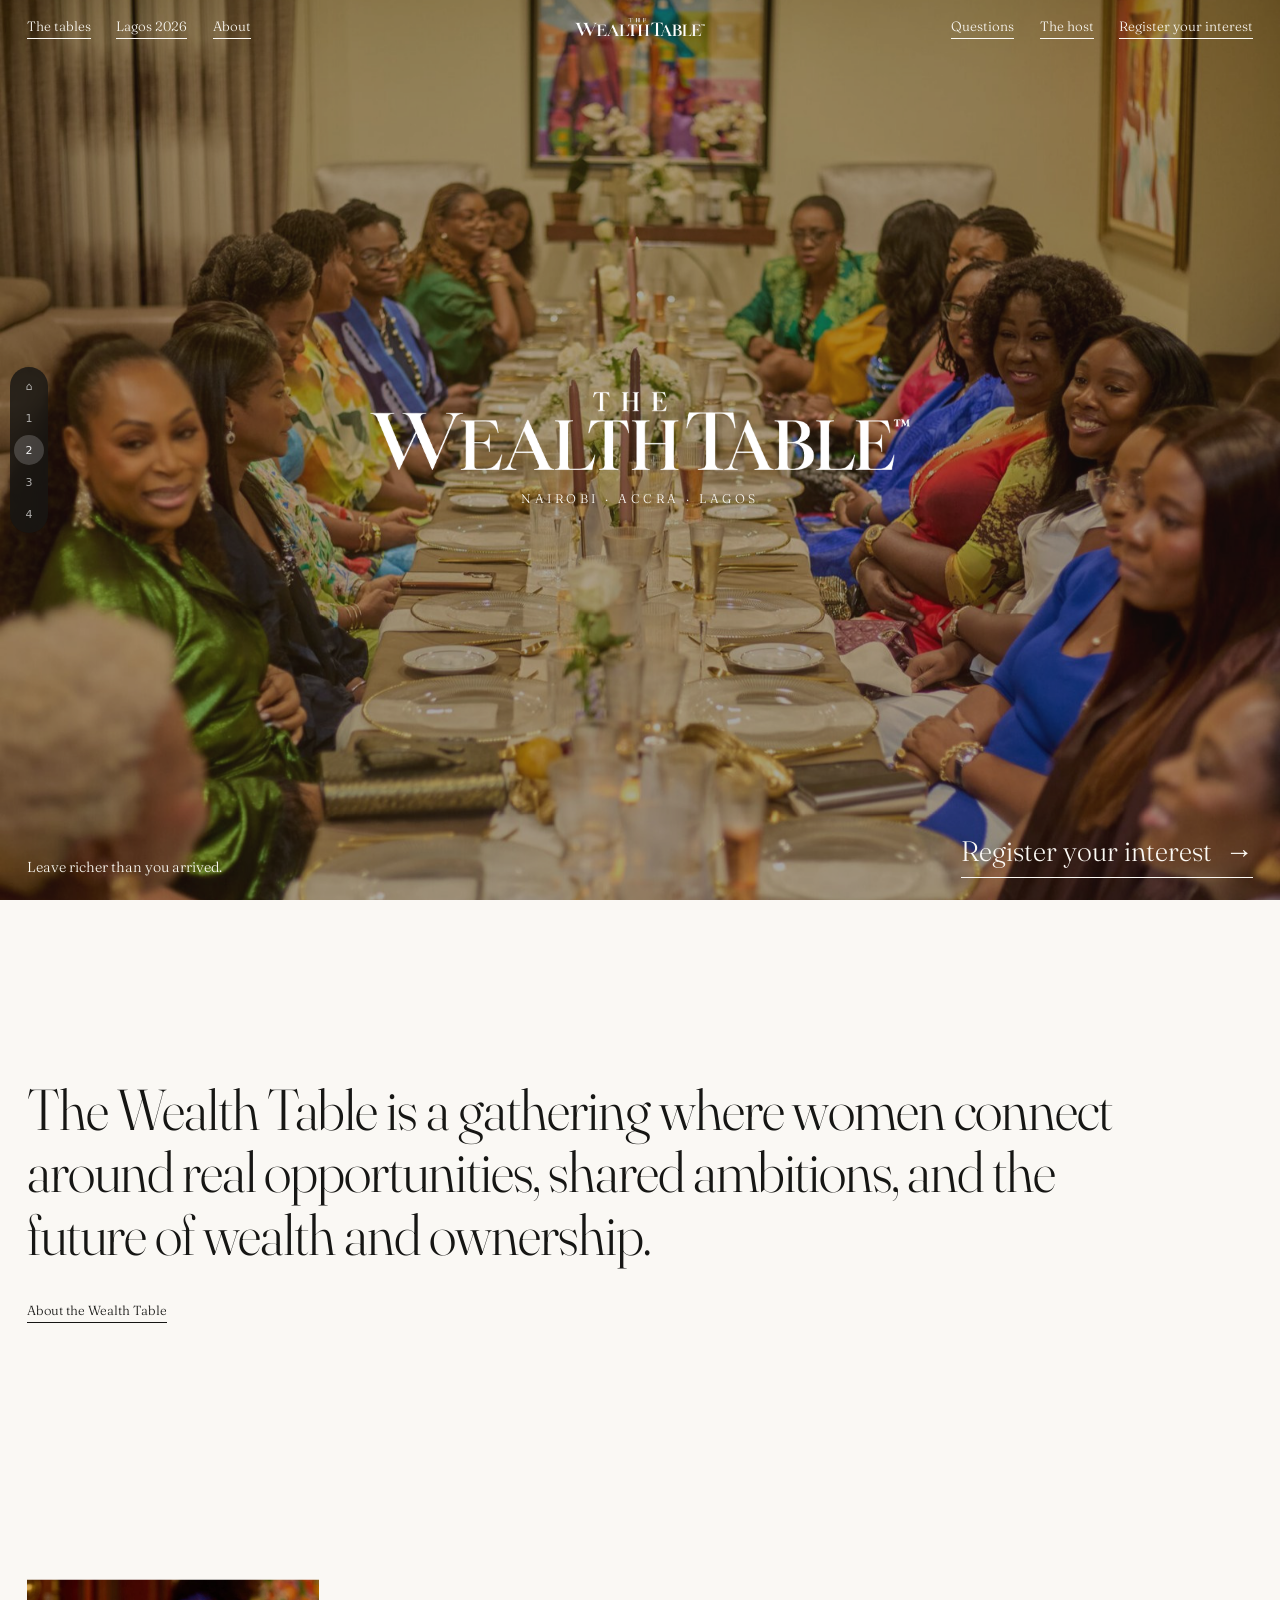
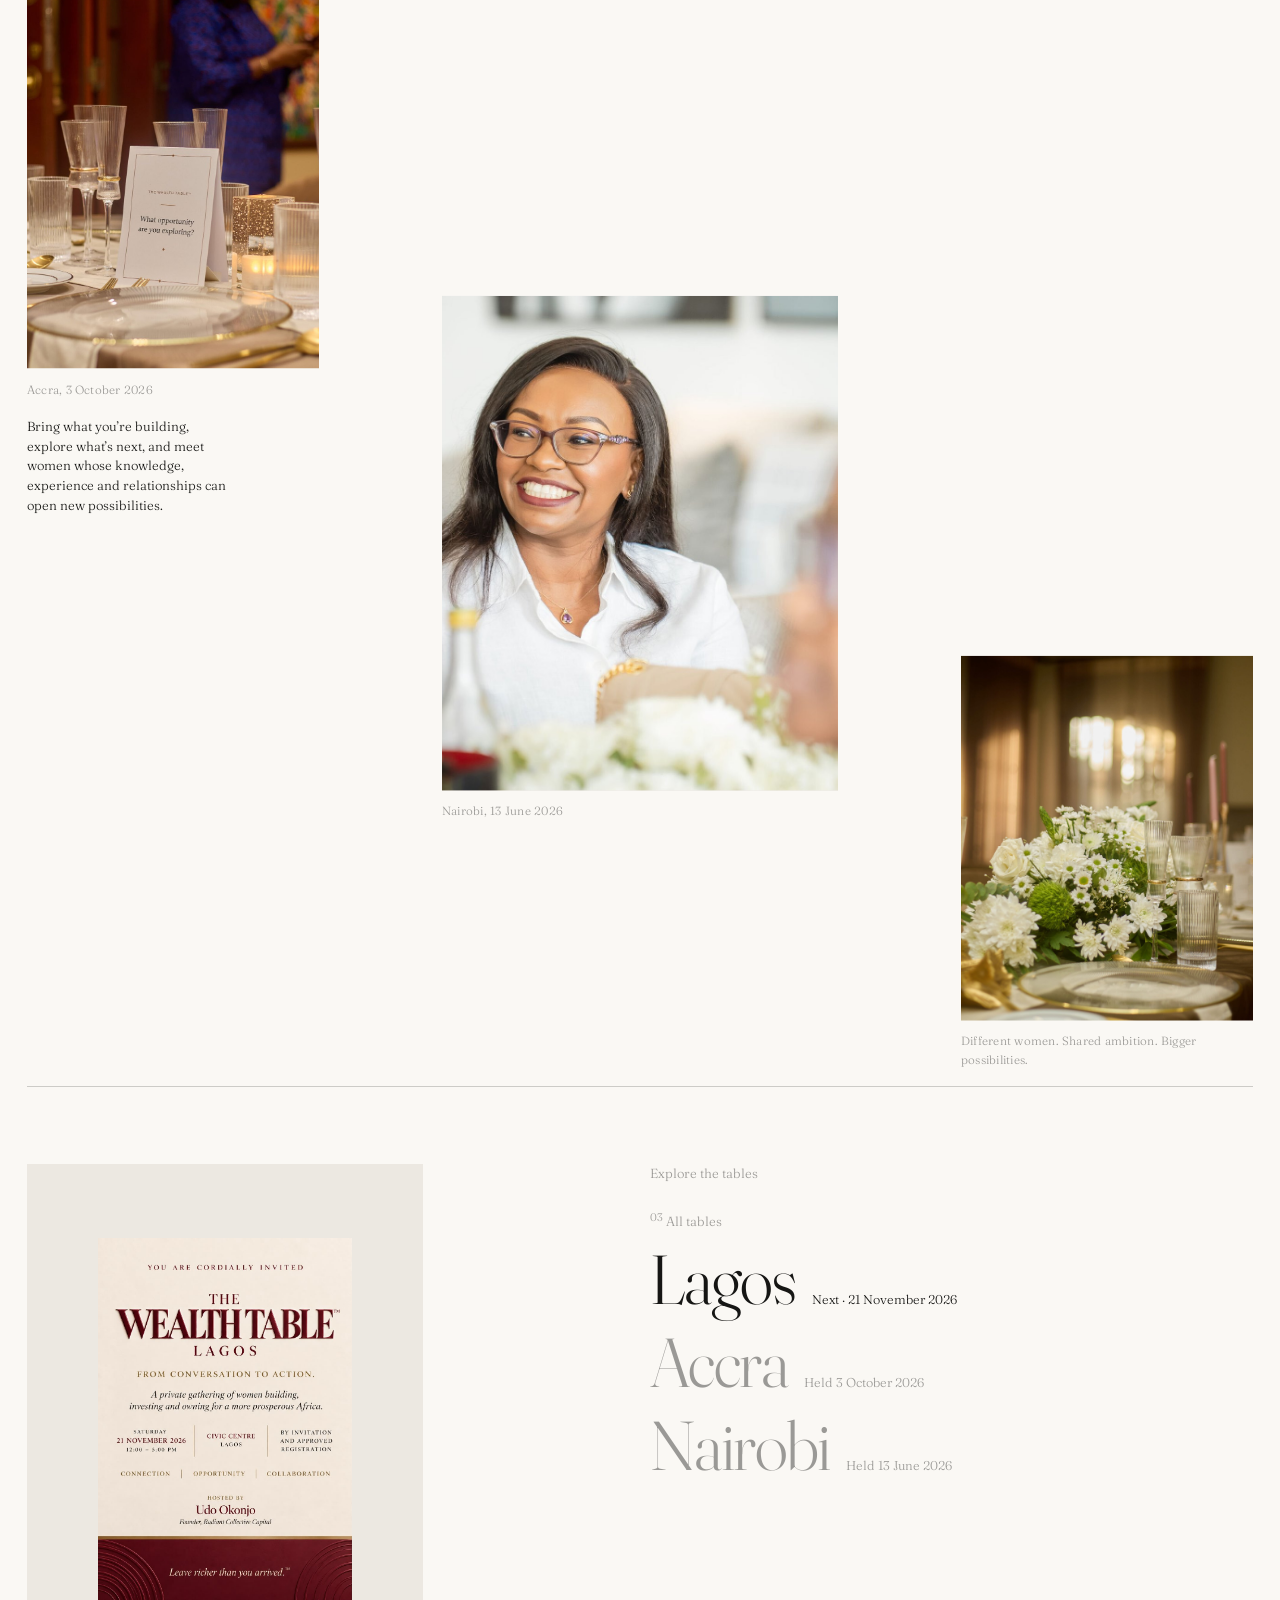
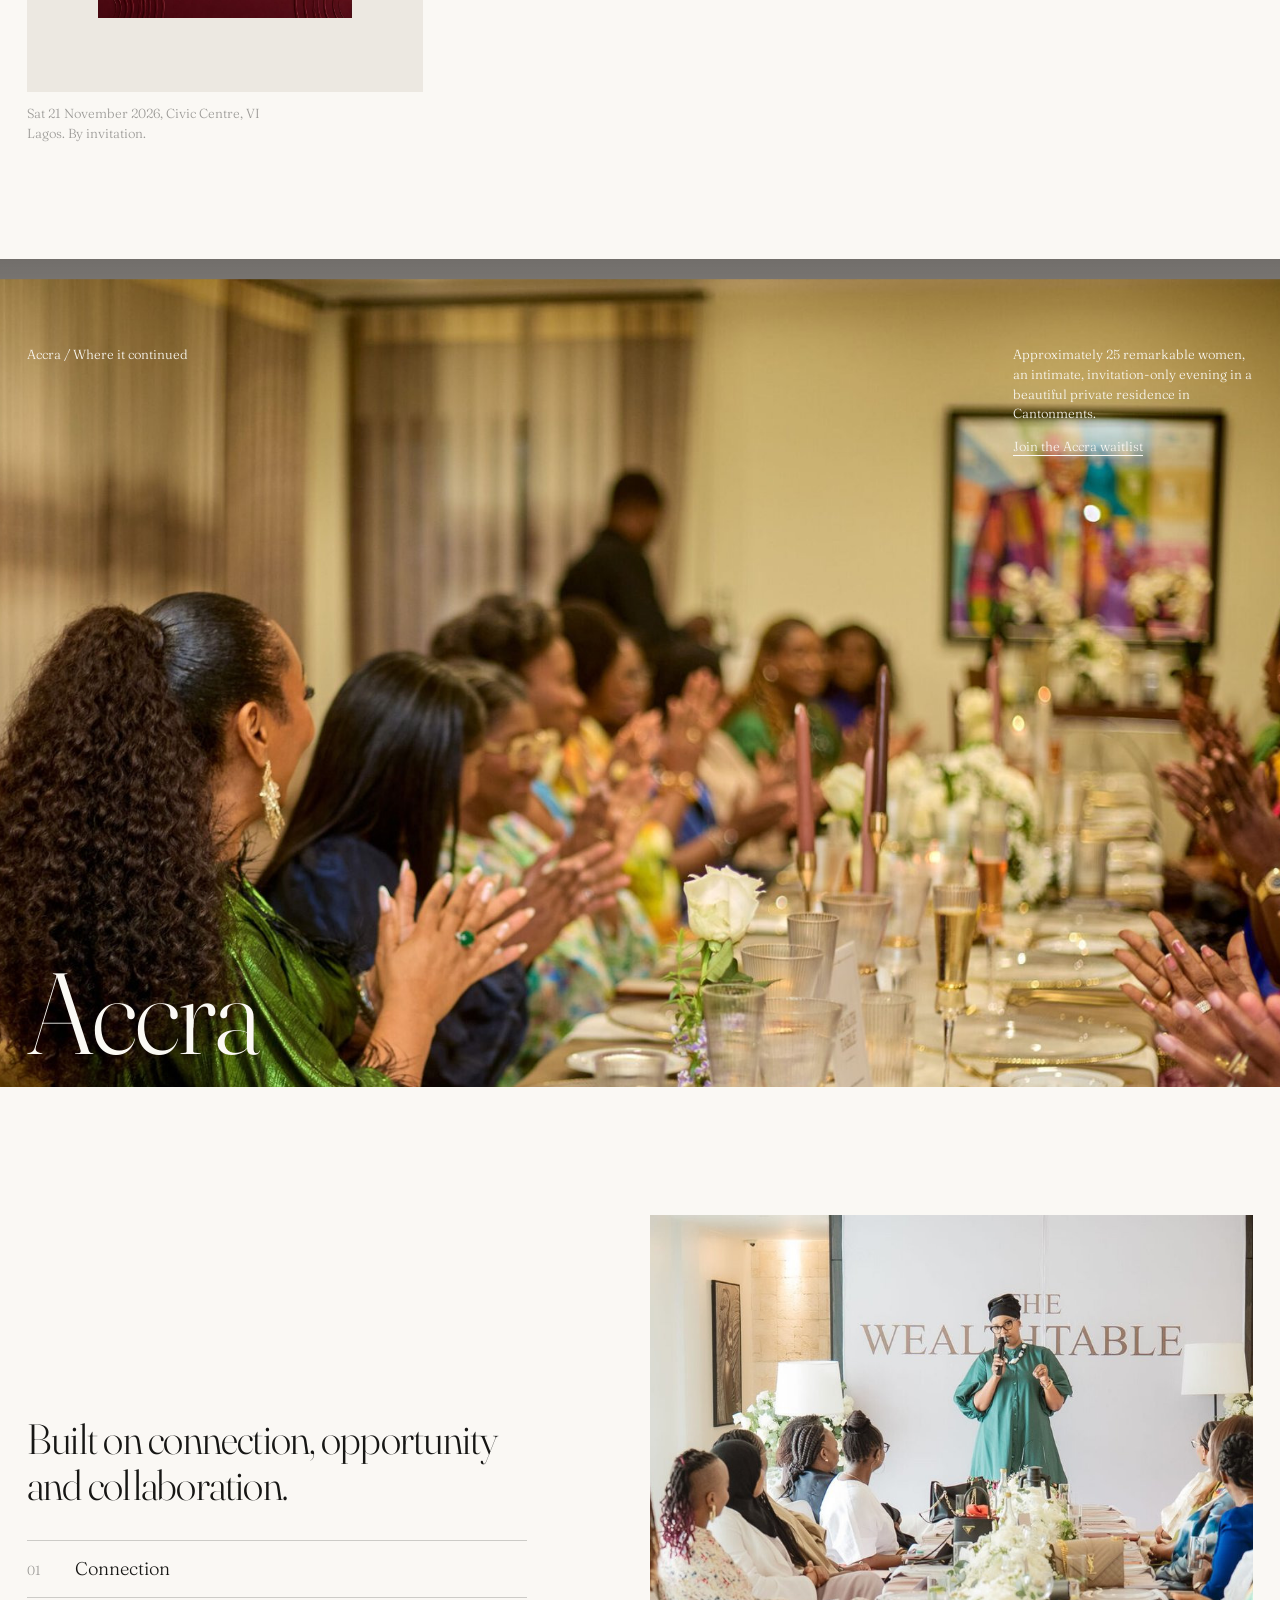
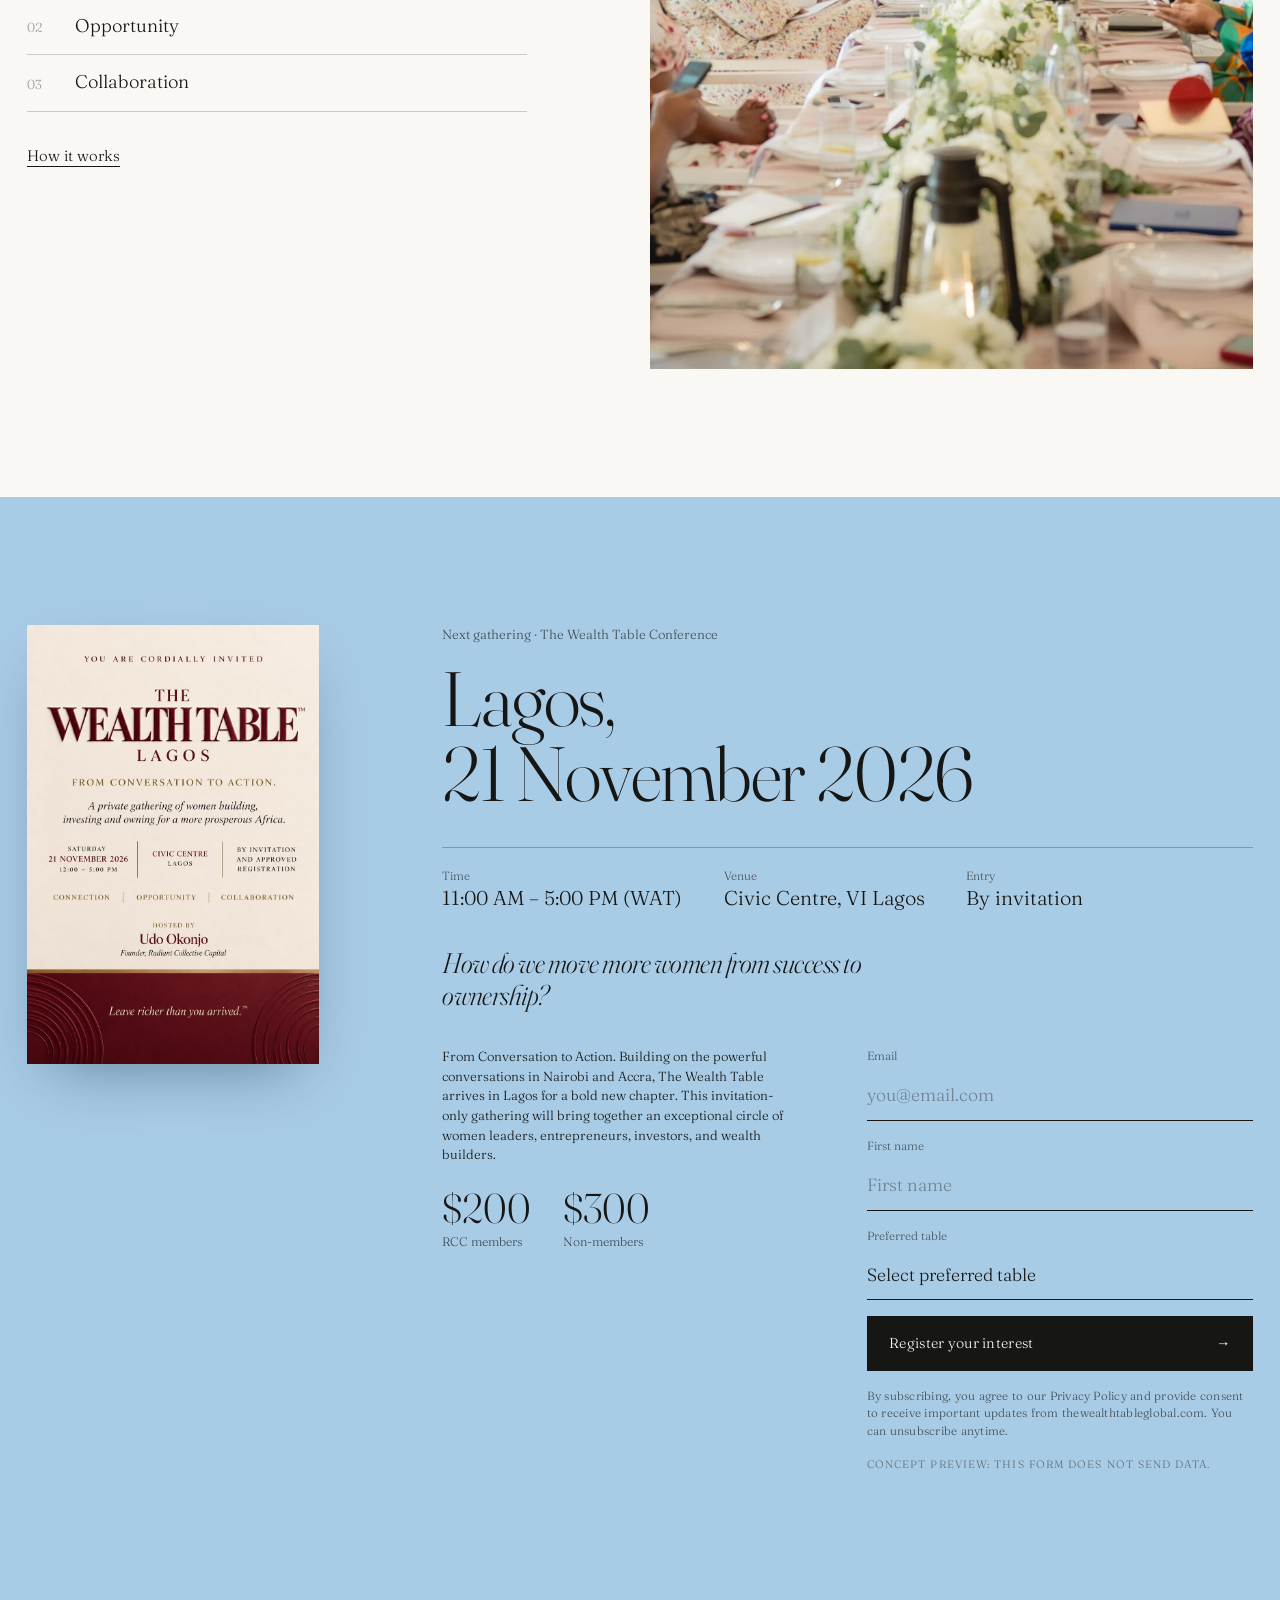
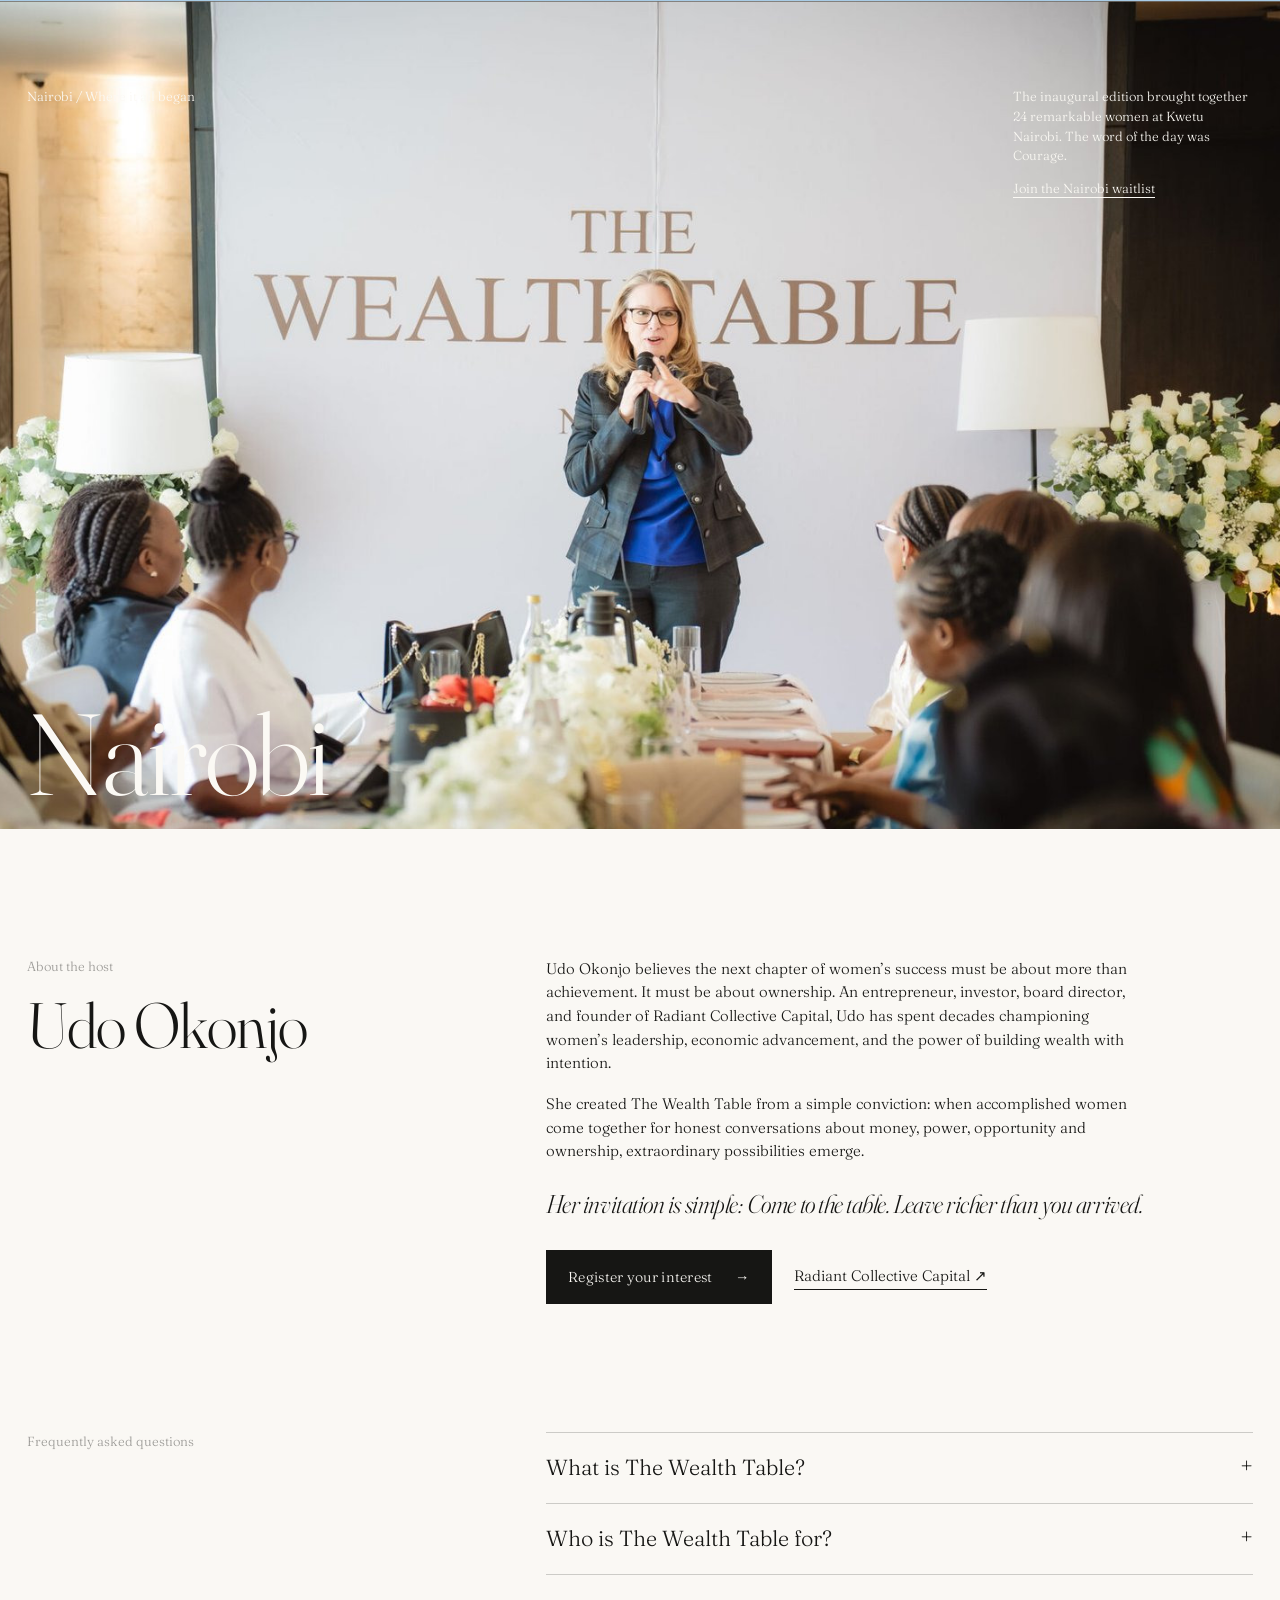
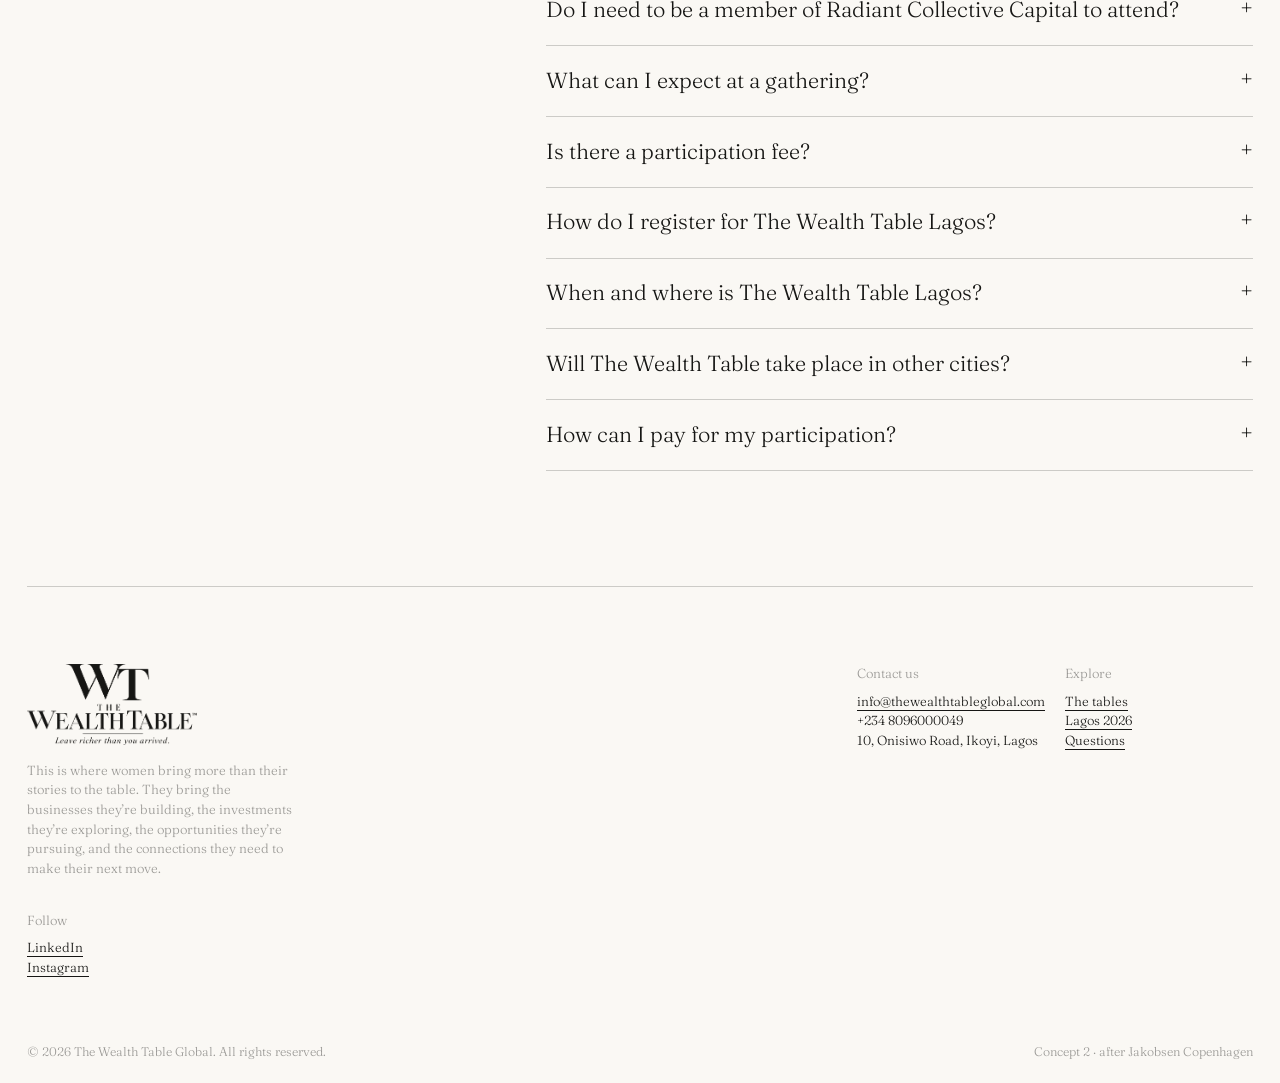
<file: concepts/c2-quiet.html>
<!doctype html>
<html lang="en">
<head>
<meta charset="utf-8">
<meta name="viewport" content="width=device-width,initial-scale=1">
<title>The Wealth Table: Concept 2, Quiet Gallery</title>
<meta name="description" content="Concept 2 for The Wealth Table. Paper white with one pale-blue section, a single light serif, a centred-logo text navigation and drifting image columns.">
<link rel="icon" href="img/logo/wt-monogram-black.png">
<link rel="stylesheet" href="fonts/fonts.css">
<link rel="stylesheet" href="common.css">
<style>
/* CONCEPT 2 · after Jakobsen Copenhagen
   Palette: paper #faf8f4, ink #161614, stone #e4e0dc, ONE pale blue #a9cce6 (Jakobsen's full-bleed blue surprise)
   Taken: a single light flare-style serif at every size, text-only nav with centred logo (links both sides), a giant paragraph as the statement,
   asymmetric image columns that drift at different speeds, an "All products" style index list that swaps a preview image,
   full-bleed scenes with tiny corner captions, one colour-block section, quiet contact-column footer, almost no ornament. */
:root{--bg:#faf8f4;--ink:#161614;--stone:#e4e0dc;--blue:#a9cce6;--grey:rgba(22,22,20,.42);--line:rgba(22,22,20,.2);--accent:#161614;
  --sans:"Fraunces",Georgia,serif;--pad:clamp(1.1rem,2.1vw,2rem);--ease:cubic-bezier(.22,1,.36,1)}
body{font-weight:300;font-size:.95rem;line-height:1.55;font-variation-settings:"opsz" 14}
.d{font-weight:300;font-variation-settings:"opsz" 120;letter-spacing:-.018em}
.ul{background:linear-gradient(currentColor,currentColor) 0 100%/100% 1px no-repeat;padding-bottom:.15em;transition:background-size .5s var(--ease)}
.ul:hover{background-size:0 1px;background-position:100% 100%}
.sm{font-size:.82rem;line-height:1.5}
.tiny{font-size:.74rem;letter-spacing:.02em}

/* nav: text links either side of a centred logo */
.nav{position:fixed;inset:0 0 auto 0;z-index:100;display:grid;grid-template-columns:1fr auto 1fr;align-items:start;padding:1rem var(--pad);color:#fbf9f4;transition:color .5s,background .5s;font-size:.84rem}
.nav.solid{color:var(--ink);background:rgba(250,248,244,.92);backdrop-filter:blur(10px)}
.nav .l,.nav .r{display:flex;gap:1.6rem}.nav .r{justify-content:flex-end}
.nav .c{display:block;position:relative;height:22px;width:130px}
.nav .c img{position:absolute;inset:0;width:100%;height:100%;object-fit:contain;transition:opacity .4s}
.nav .c .b{opacity:0}.nav.solid .c .a{opacity:0}.nav.solid .c .b{opacity:1}
.nav .reg{border-bottom:1px solid currentColor;padding-bottom:1px}
.nav .burger{display:none;justify-self:end;grid-column:3}
@media(max-width:860px){.nav .l a,.nav .r a:not(.keep){display:none}.nav .r{display:none}.nav .burger{display:block}.nav .keepm{display:block}}
.mnav{position:fixed;inset:0;z-index:300;background:var(--bg);display:grid;place-content:center;gap:.6rem;text-align:center;transform:translateY(-100%);transition:transform .8s cubic-bezier(.76,0,.24,1)}
.mnav.open{transform:none}.mnav a{font-size:2.4rem;line-height:1.15;font-weight:300}.mnav button{position:absolute;top:1rem;right:var(--pad);font-size:.84rem}

/* hero: centred logo over a full-bleed photograph */
.hero{position:relative;height:100svh;min-height:620px;color:#fbf9f4;display:grid;place-items:center;text-align:center;overflow:hidden}
.hero .bg{position:absolute;inset:0}.hero .bg img{width:100%;height:100%;object-fit:cover;animation:slow 28s ease-out both}
@keyframes slow{from{transform:scale(1.1)}to{transform:scale(1)}}
.hero::after{content:"";position:absolute;inset:0;background:rgba(30,26,22,.38)}
.hero .c{position:relative;z-index:2;display:grid;gap:1.2rem;justify-items:center}
.hero .c .w{width:min(540px,74vw);height:auto;animation:up 1.6s var(--ease) .3s both}
.hero .c p{font-size:.78rem;letter-spacing:.28em;text-transform:uppercase;animation:up 1.6s var(--ease) .6s both}
@keyframes up{from{opacity:0;transform:translateY(18px)}to{opacity:1;transform:none}}
.hero .foot{position:absolute;z-index:2;left:var(--pad);right:var(--pad);bottom:1.4rem;display:flex;justify-content:space-between;align-items:flex-end;gap:1rem;text-align:left}
.hero .foot .t{max-width:22ch;font-size:.9rem;line-height:1.35}
.hero .big-reg{font-size:clamp(1.3rem,2.2vw,2rem);font-weight:300;font-variation-settings:"opsz" 72;display:flex;align-items:center;gap:.8rem;border-bottom:1px solid currentColor;padding-bottom:.25rem;transition:gap .5s var(--ease)}
.hero .big-reg:hover{gap:1.4rem}
.intro{position:fixed;inset:0;z-index:800;background:var(--bg);display:grid;place-items:center;transition:opacity 1.1s var(--ease),visibility 1.1s}
.intro.out{opacity:0;visibility:hidden}.intro img{width:clamp(130px,16vw,200px);animation:up 1.1s var(--ease) both}

/* statement: one giant paragraph */
.state{padding:clamp(6rem,14vw,13rem) var(--pad) clamp(3rem,6vw,5rem);display:grid;grid-template-columns:repeat(12,1fr);gap:0 1.2rem}
.state p.b{grid-column:1/12;font-size:clamp(1.9rem,4.5vw,4.9rem);line-height:1.08}
.state .more{grid-column:1/6;margin-top:2.2rem}
.state .more a{display:inline-block}
@media(max-width:820px){.state p.b,.state .more{grid-column:1/-1}}

/* drifting columns */
.cols{display:grid;grid-template-columns:repeat(12,1fr);gap:1.2rem;padding:0 var(--pad) clamp(5rem,10vw,9rem);align-items:start}
.cols .a{grid-column:1/4;margin-top:8vw}.cols .b{grid-column:5/9}.cols .c2{grid-column:10/13;margin-top:16vw}
.cols .ph{background:var(--stone)}
.cols .a .ph{aspect-ratio:3/4}.cols .b .ph{aspect-ratio:4/5}.cols .c2 .ph{aspect-ratio:4/5}
.cols figcaption{margin-top:.7rem;color:var(--grey)}
.cols .tx{grid-column:1/4;margin-top:6vw;max-width:26ch}
@media(max-width:820px){.cols{grid-template-columns:1fr 1fr}.cols .a{grid-column:1/2;margin-top:0}.cols .b{grid-column:2/3;margin-top:12vw}.cols .c2{grid-column:1/-1;margin-top:0}.cols .tx{display:none}}

/* index list with preview */
.index{display:grid;grid-template-columns:repeat(12,1fr);gap:1.2rem;padding:clamp(3rem,6vw,5rem) var(--pad) clamp(5rem,9vw,8rem);border-top:1px solid var(--line);margin:0 var(--pad);padding-left:0;padding-right:0}
.index .pv{grid-column:1/5;position:sticky;top:20vh;align-self:start}
.index .pv .ph{aspect-ratio:3/4;background:var(--stone)}
.index .pv img{position:absolute;inset:0;opacity:0;transform:scale(1.04);transition:opacity .8s var(--ease),transform 1.6s var(--ease)}
.index .pv img.on{opacity:1;transform:none}
.index .pv img.contain{object-fit:contain;padding:12% 18%;background:#ece8e1}
.index .pv p{margin-top:.8rem;max-width:30ch;color:var(--grey)}
.index .lst{grid-column:7/13}
.index .lst .h{display:flex;align-items:baseline;gap:.8rem;margin-bottom:1.6rem;color:var(--grey)}
.index .lst .h sup{font-size:.7rem}
.index .row{display:flex;align-items:baseline;gap:1rem;padding:.35rem 0;cursor:pointer;color:var(--grey);transition:color .4s}
.index .row h3{font-weight:300;font-variation-settings:"opsz" 120;font-size:clamp(2.4rem,5.4vw,5.6rem);line-height:1.04;letter-spacing:-.02em}
.index .row span{font-size:.8rem}
.index .row.on,.index .row:hover{color:var(--ink)}
@media(max-width:820px){.index .pv{grid-column:1/-1;position:relative;top:0;margin-bottom:2rem}.index .pv .ph{aspect-ratio:4/3}.index .lst{grid-column:1/-1}}

/* scenes */
.scene{position:relative;height:92svh;min-height:560px;color:#fbf9f4;overflow:hidden}
.scene .bg{position:absolute;inset:-8% 0}.scene .bg img{width:100%;height:100%;object-fit:cover}
.scene::after{content:"";position:absolute;inset:0;background:linear-gradient(180deg,rgba(30,26,22,.62),rgba(30,26,22,.12) 50%,rgba(30,26,22,.35))}
.scene>div{position:absolute;z-index:2}
.scene .tl{top:5.4rem;left:var(--pad)}.scene .tr{top:5.4rem;right:var(--pad);max-width:30ch}
.scene .bl{bottom:1.4rem;left:var(--pad)}
.scene .tr p{margin-bottom:.8rem}
.scene h2{font-size:clamp(3rem,9vw,9.4rem);line-height:.92}
@media(max-width:820px){.scene .tr{top:auto;bottom:8rem;left:var(--pad);right:var(--pad);max-width:none}}

/* built on */
.built{display:grid;grid-template-columns:repeat(12,1fr);gap:1.2rem;padding:clamp(5rem,10vw,9rem) var(--pad)}
.built .tx{grid-column:1/6;align-self:center}
.built h2{font-size:clamp(1.8rem,3.3vw,3.4rem);line-height:1.08;margin-bottom:2rem}
.built ol{display:grid;gap:0;margin-bottom:2rem}.built li{display:flex;gap:1rem;padding:.85rem 0;border-top:1px solid var(--line);font-size:1.15rem}.built li i{font-style:normal;color:var(--grey);width:2rem;font-size:.82rem;padding-top:.4em}
.built li:last-child{border-bottom:1px solid var(--line)}
.built .im{grid-column:7/13}.built .im .ph{aspect-ratio:4/5}
@media(max-width:820px){.built .tx,.built .im{grid-column:1/-1}}

/* the blue colour block: Lagos + the register form */
.blue{background:var(--blue);padding:clamp(5rem,10vw,9rem) var(--pad);display:grid;grid-template-columns:repeat(12,1fr);gap:2rem 1.2rem;align-items:start}
.blue .pf{grid-column:1/4}.blue .pf img{width:100%;height:auto;box-shadow:0 24px 60px -24px rgba(22,50,80,.5)}
.blue .mid{grid-column:5/13;display:grid;gap:2.2rem}
.blue h2{font-size:clamp(2.4rem,6vw,6.2rem);line-height:.98}
.blue .facts{display:grid;grid-template-columns:repeat(3,auto);justify-content:start;gap:1rem 2.6rem;border-top:1px solid rgba(22,22,20,.28);padding-top:1.2rem}
.blue .facts b{display:block;font-weight:300;font-size:.74rem;opacity:.65}.blue .facts span{font-size:1.25rem;line-height:1.25}
.blue .q{font-size:clamp(1.3rem,2.2vw,2rem);line-height:1.15;max-width:30ch;font-style:italic;font-weight:300}
.blue .two{display:grid;grid-template-columns:1fr 1fr;gap:2.4rem;align-items:start}
.blue .fees{display:flex;gap:2rem}.blue .fees div b{display:block;font-weight:300;font-size:2.6rem;line-height:1;font-variation-settings:"opsz" 120}.blue .fees div span{font-size:.78rem;opacity:.7}
.blue .wl label span{font-size:.74rem;opacity:.65}
.blue .wl input,.blue .wl select{border-bottom:1px solid var(--ink);padding:.7rem 0;font-size:1.1rem;font-weight:300}
.blue .wl input::placeholder{color:var(--ink);opacity:.4}
.btn{display:inline-flex;justify-content:space-between;align-items:center;gap:1.4rem;background:var(--ink);color:var(--bg);padding:1rem 1.4rem;font-size:.9rem;letter-spacing:.02em;transition:gap .5s var(--ease),background .4s}
.btn:hover{gap:2.2rem}.btn.line{background:transparent;color:inherit;border:1px solid currentColor}
.wl-ok{font-size:2rem;line-height:1.1;font-weight:300}
@media(max-width:900px){.blue .pf{grid-column:1/-1;max-width:300px}.blue .mid{grid-column:1/-1}.blue .two{grid-template-columns:1fr}.blue .facts{grid-template-columns:1fr 1fr}}

/* host + faq */
.host{display:grid;grid-template-columns:repeat(12,1fr);gap:1.2rem;padding:clamp(5rem,10vw,9rem) var(--pad)}
.host .l{grid-column:1/5}.host .r{grid-column:6/12;display:grid;gap:1.1rem}
.host h2{font-size:clamp(2.4rem,5vw,5rem);line-height:1}
.host .q{font-size:1.6rem;line-height:1.15;font-style:italic;font-weight:300;margin-top:.6rem}
@media(max-width:820px){.host .l,.host .r{grid-column:1/-1}}
.faqs{display:grid;grid-template-columns:repeat(12,1fr);gap:1.2rem;padding:0 var(--pad) clamp(5rem,9vw,8rem)}
.faqs .t{grid-column:1/5;color:var(--grey)}.faqs .faq{grid-column:6/13}
.faq summary{font-size:clamp(1.15rem,1.7vw,1.5rem);font-weight:300}
.faq details p{font-size:.95rem}
@media(max-width:820px){.faqs .t,.faqs .faq{grid-column:1/-1}}

/* footer */
footer{padding:clamp(3rem,6vw,5rem) var(--pad) 1.4rem;display:grid;grid-template-columns:repeat(12,1fr);gap:2rem 1.2rem;border-top:1px solid var(--line);margin:0 var(--pad);padding-left:0;padding-right:0}
footer .a{grid-column:1/5}footer .a img{width:170px;height:auto;margin-bottom:1rem}
footer .a p{max-width:34ch;color:var(--grey)}
footer .g{grid-column:span 2;overflow-wrap:anywhere}footer .g:nth-of-type(1){grid-column:6/9}footer .g:nth-of-type(2){grid-column:9/11}footer .g:nth-of-type(3){grid-column:11/13}
footer .g b{display:block;font-weight:300;color:var(--grey);margin-bottom:.5rem}
footer .legal{grid-column:1/-1;display:flex;justify-content:space-between;color:var(--grey);font-size:.78rem;margin-top:2rem}
@media(max-width:820px){footer .a,footer .g,footer .g:nth-of-type(n){grid-column:span 6}}

/* always-visible register control */
.fab{opacity:0;pointer-events:none;transition:opacity .5s,background .4s,color .4s;position:fixed;right:1rem;bottom:1rem;z-index:90;background:rgba(250,248,244,.9);backdrop-filter:blur(12px);border:1px solid var(--ink);padding:.8rem 1.2rem;font-size:.88rem;display:flex;gap:.8rem;align-items:center}
.fab.show{opacity:1;pointer-events:auto}.fab:hover{background:var(--ink);color:var(--bg)}

/* modal skin: slide-in blue sheet */
.rg{justify-items:end;--rg-scrim:rgba(22,22,20,.35)}
.rg-panel{background:var(--blue);color:var(--ink);height:100%;width:min(520px,100%);padding:clamp(1.6rem,4vw,3rem);display:flex;flex-direction:column;justify-content:center;gap:1rem;transform:translateX(40px)}
.rg-x{font-size:.84rem;border-bottom:1px solid;padding-bottom:1px}
.rg-eyebrow{color:rgba(22,22,20,.6);font-size:.8rem}
.rg-panel h2{font-weight:300;font-size:clamp(2.4rem,4.4vw,3.6rem);line-height:1;font-variation-settings:"opsz" 120;letter-spacing:-.02em}
.rg-sub{max-width:34ch}
.rg .wl label span{font-size:.74rem;opacity:.65}.rg .wl input,.rg .wl select{border-bottom:1px solid var(--ink);padding:.7rem 0;font-size:1.1rem}
.rg-go{background:var(--ink);color:var(--bg);padding:1rem 1.4rem;justify-self:start}
.rg .wl small{font-size:.72rem}
</style>
</head>
<body>
<div class="intro" aria-hidden="true"><img src="img/logo/wt-monogram-black.png" alt=""></div>

<header class="nav" id="nav">
  <nav class="l" aria-label="Primary"><a class="ul" href="#tables">The tables</a><a class="ul" href="#lagos">Lagos 2026</a><a class="ul" href="#built">About</a></nav>
  <a class="c" href="#top" aria-label="The Wealth Table, home"><img class="a" src="img/logo/wordmark-white.png" alt="The Wealth Table"><img class="b" src="img/logo/wordmark-black.png" alt=""></a>
  <nav class="r" aria-label="Secondary"><a class="ul" href="#faq">Questions</a><a class="ul" href="#host">The host</a><a class="reg keep" href="#lagos" data-register>Register your interest</a></nav>
  <button class="burger" id="burger" aria-label="Open menu">Menu</button>
</header>
<div class="mnav" id="mnav"><button id="mclose">Close</button><a href="#tables">The tables</a><a href="#lagos">Lagos 2026</a><a href="#built">About</a><a href="#host">The host</a><a href="#faq">Questions</a><a href="#lagos" data-register>Register your interest</a></div>
<a class="fab" href="#lagos" data-register>Register your interest <span aria-hidden="true">→</span></a>

<main id="top">
  <section class="hero">
    <div class="bg"><img src="img/photos/a-6812.jpg" alt="A long table of guests in Accra" style="object-position:50% 45%"></div>
    <div class="c"><img class="w" src="img/logo/wordmark-white.png" alt="The Wealth Table"><p>Nairobi · Accra · Lagos</p></div>
    <div class="foot"><p class="t">Leave richer than you arrived.</p><a class="big-reg" href="#lagos" data-register data-table="Lagos">Register your interest <span aria-hidden="true">→</span></a></div>
  </section>

  <section class="state" id="about">
    <p class="b d" data-reveal>The Wealth Table is a gathering where women connect around real opportunities, shared ambitions, and the future of wealth and ownership.</p>
    <p class="more sm" data-reveal style="--d:120"><a class="ul" href="#built">About the Wealth Table</a></p>
  </section>

  <section class="cols" aria-label="Moments from the gatherings">
    <figure class="a" data-par="0.07"><div class="ph veil"><img src="img/photos/a-6679.jpg" alt="A place setting with a conversation card in Accra" loading="lazy"></div><figcaption class="tiny">Accra, 3 October 2026</figcaption></figure>
    <p class="tx sm" data-reveal>Bring what you’re building, explore what’s next, and meet women whose knowledge, experience and relationships can open new possibilities.</p>
    <figure class="b" data-par="-0.04"><div class="ph veil"><img src="img/photos/n-10857.jpg" alt="A guest smiling at the table in Nairobi" loading="lazy" style="object-position:40% 40%"></div><figcaption class="tiny">Nairobi, 13 June 2026</figcaption></figure>
    <figure class="c2" data-par="0.1"><div class="ph veil"><img src="img/photos/a-6565.jpg" alt="White flowers and gold details on the Accra table" loading="lazy"></div><figcaption class="tiny">Different women. Shared ambition. Bigger possibilities.</figcaption></figure>
  </section>

  <section class="index" id="tables">
    <div class="pv"><div class="ph" id="pv"></div><p class="sm" id="pvText"></p></div>
    <div class="lst"><p class="h"><span class="sm">Explore the tables</span></p><div id="rows"></div></div>
  </section>

  <section class="scene" id="accra">
    <div class="bg"><img data-par="0.08" src="img/photos/a-6762.jpg" alt="Guests applauding at a long candlelit table in Accra" loading="lazy"></div>
    <div class="tl sm">Accra / Where it continued</div>
    <div class="tr sm"><p>Approximately 25 remarkable women, an intimate, invitation-only evening in a beautiful private residence in Cantonments.</p><a class="ul" href="#lagos" data-register data-table="Accra">Join the Accra waitlist</a></div>
    <div class="bl"><h2 class="d">Accra</h2></div>
  </section>

  <section class="built" id="built">
    <div class="tx">
      <h2 class="d" data-reveal>Built on connection, opportunity and collaboration.</h2>
      <ol id="steps"></ol>
      <a class="ul" href="#faq">How it works</a>
    </div>
    <div class="im"><div class="ph veil"><img src="img/photos/n-10863.jpg" alt="Women seated along a long white-floral table in Nairobi" loading="lazy" style="object-position:40% 50%"></div></div>
  </section>

  <section class="blue" id="lagos">
    <div class="pf" data-reveal><img src="img/photos/poster.jpg" alt="The Wealth Table Lagos invitation" loading="lazy" width="426" height="640"></div>
    <div class="mid">
      <div><p class="sm" style="opacity:.7;margin-bottom:1rem">Next gathering · The Wealth Table Conference</p><h2 class="d" data-reveal>Lagos,<br>21 November 2026</h2></div>
      <div class="facts"><div><b>Time</b><span id="lTime"></span></div><div><b>Venue</b><span id="lVenue"></span></div><div><b>Entry</b><span>By invitation</span></div></div>
      <p class="q d" id="lQ"></p>
      <div class="two">
        <div style="display:grid;gap:1.4rem"><p class="sm" id="lBody" style="max-width:44ch"></p><div class="fees"><div><b id="fRcc"></b><span>RCC members</span></div><div><b id="fNon"></b><span>Non-members</span></div></div></div>
        <div>
          <form class="wl" data-waitlist>
            <label><span>Email</span><input type="email" required autocomplete="email" placeholder="you@email.com"></label>
            <label><span>First name</span><input type="text" required autocomplete="given-name" placeholder="First name"></label>
            <label><span>Preferred table</span><select required></select></label>
            <button class="btn" type="submit"><span>Register your interest</span><span aria-hidden="true">→</span></button>
            <small class="tiny" id="consent" style="opacity:.7"></small><p class="demo-note">Concept preview: this form does not send data.</p>
          </form>
          <p class="wl-ok d" hidden>Thank you. You are on the list.</p>
        </div>
      </div>
    </div>
  </section>

  <section class="scene" id="nairobi">
    <div class="bg"><img data-par="0.08" src="img/photos/n-10844.jpg" alt="A speaker addressing the room in Nairobi" loading="lazy"></div>
    <div class="tl sm">Nairobi / Where it all began</div>
    <div class="tr sm"><p>The inaugural edition brought together 24 remarkable women at Kwetu Nairobi. The word of the day was Courage.</p><a class="ul" href="#lagos" data-register data-table="Nairobi">Join the Nairobi waitlist</a></div>
    <div class="bl"><h2 class="d">Nairobi</h2></div>
  </section>

  <section class="host" id="host">
    <div class="l"><p class="sm" style="color:var(--grey);margin-bottom:1rem">About the host</p><h2 class="d">Udo Okonjo</h2></div>
    <div class="r"><p id="fOne"></p><p id="fTwo"></p><p class="q d" id="fInv"></p><div style="display:flex;gap:1.4rem;flex-wrap:wrap;margin-top:.8rem"><a class="btn" href="#lagos" data-register><span>Register your interest</span><span aria-hidden="true">→</span></a><a class="ul" style="align-self:center" href="https://rcc.africa/" target="_blank" rel="noopener">Radiant Collective Capital ↗</a></div></div>
  </section>

  <section class="faqs" id="faq"><p class="t sm">Frequently asked questions</p><div class="faq" id="faqList"></div></section>
</main>

<footer>
  <div class="a"><img src="img/logo/lockup-full-black.png" alt="The Wealth Table. Leave richer than you arrived."><p class="sm" id="fLine"></p></div>
  <div class="g sm"><b>Contact us</b><a class="ul" href="mailto:info@thewealthtableglobal.com">info@thewealthtableglobal.com</a><br>+234 8096000049<br>10, Onisiwo Road, Ikoyi, Lagos</div>
  <div class="g sm"><b>Explore</b><a class="ul" href="#tables">The tables</a><br><a class="ul" href="#lagos">Lagos 2026</a><br><a class="ul" href="#faq">Questions</a></div>
  <div class="g sm"><b>Follow</b><a class="ul" href="https://ng.linkedin.com/in/udomaryanneokonjo" target="_blank" rel="noopener">LinkedIn</a><br><a class="ul" href="https://www.instagram.com/udo_okonjo" target="_blank" rel="noopener">Instagram</a></div>
  <div class="legal"><span>© 2026 The Wealth Table Global. All rights reserved.</span><span>Concept 2 · after Jakobsen Copenhagen</span></div>
</footer>

<nav class="switcher" aria-label="Concepts"><a href="index.html" title="All concepts">⌂</a><a href="c1-warm.html" title="Concept 1">1</a><a href="c2-quiet.html" title="Concept 2">2</a><a href="c3-sand.html" title="Concept 3">3</a><a href="c4-resort.html" title="Concept 4">4</a></nav>

<script src="data.js"></script>
<script src="common.js"></script>
<script>
const W=WT,L=W.lagos;
/* index list with preview */
const rows=[['poster','Lagos','Next · 21 November 2026','Sat 21 November 2026, Civic Centre, VI Lagos. By invitation.',1],['a-6823','Accra','Held 3 October 2026','Cantonments, Accra. Approximately 25 women at a private residence.',0],['n-10880','Nairobi','Held 13 June 2026','Kwetu Nairobi. The inaugural gathering, 24 women.',0]];
$('#pv').innerHTML=rows.map((r,i)=>`<img class="${i?'':'on'} ${r[4]?'contain':''}" src="${W.img(r[0])}" alt="${W.alt[r[0]]||r[1]}" style="${r[0]==='a-6823'?'object-position:50% 30%':''}">`).join('');
$('#pvText').textContent=rows[0][3];
$('#rows').innerHTML=`<p class="sm" style="color:var(--grey);margin:0 0 .4rem"><sup>03</sup> All tables</p>`+rows.map((r,i)=>`<a class="row ${i?'':'on'}" href="${['#lagos','#accra','#nairobi'][i]}" data-i="${i}"><h3 class="d">${r[1]}</h3><span>${r[2]}</span></a>`).join('');
$$('#rows .row').forEach(r=>{const on=()=>{const k=+r.dataset.i;$$('#pv img').forEach((m,j)=>m.classList.toggle('on',j===k));$$('#rows .row').forEach((x,j)=>x.classList.toggle('on',j===k));$('#pvText').textContent=rows[k][3]};r.addEventListener('mouseenter',on);r.addEventListener('focus',on)});
$('#steps').innerHTML=W.pillars.map((p,i)=>`<li data-reveal style="--d:${i*80}"><i>0${i+1}</i>${p}</li>`).join('');
$('#lTime').textContent=L.time;$('#lVenue').textContent=L.venue;$('#lQ').textContent=L.question;$('#lBody').innerHTML=L.kicker+' '+L.body.replace(/ to explore one defining question:$/,'.');$('#fRcc').textContent=L.fee.rcc;$('#fNon').textContent=L.fee.non;
$('#fOne').textContent=W.founder.body[0]+' '+W.founder.body[1];$('#fTwo').textContent=W.founder.body[2];$('#fInv').textContent=W.founder.invitation;
$('#faqList').innerHTML=W.faq.map(([q,a])=>`<details><summary>${q}</summary><p>${a}</p></details>`).join('');
$('#consent').textContent=W.consent;$('#fLine').textContent=W.footerLine;
WTinit();
const nav=$('#nav'),fab=$('.fab'),onS=()=>{nav.classList.toggle('solid',scrollY>innerHeight*.8);fab.classList.toggle('show',scrollY>innerHeight*.85)};addEventListener('scroll',onS,{passive:true});onS();
const m=$('#mnav'),setM=o=>{m.classList.toggle('open',o);document.body.style.overflow=o?'hidden':''};
$('#burger').onclick=()=>setM(1);$('#mclose').onclick=()=>setM(0);$$('#mnav a').forEach(a=>a.addEventListener('click',()=>setM(0)));
</script>
</body>
</html>
</file>
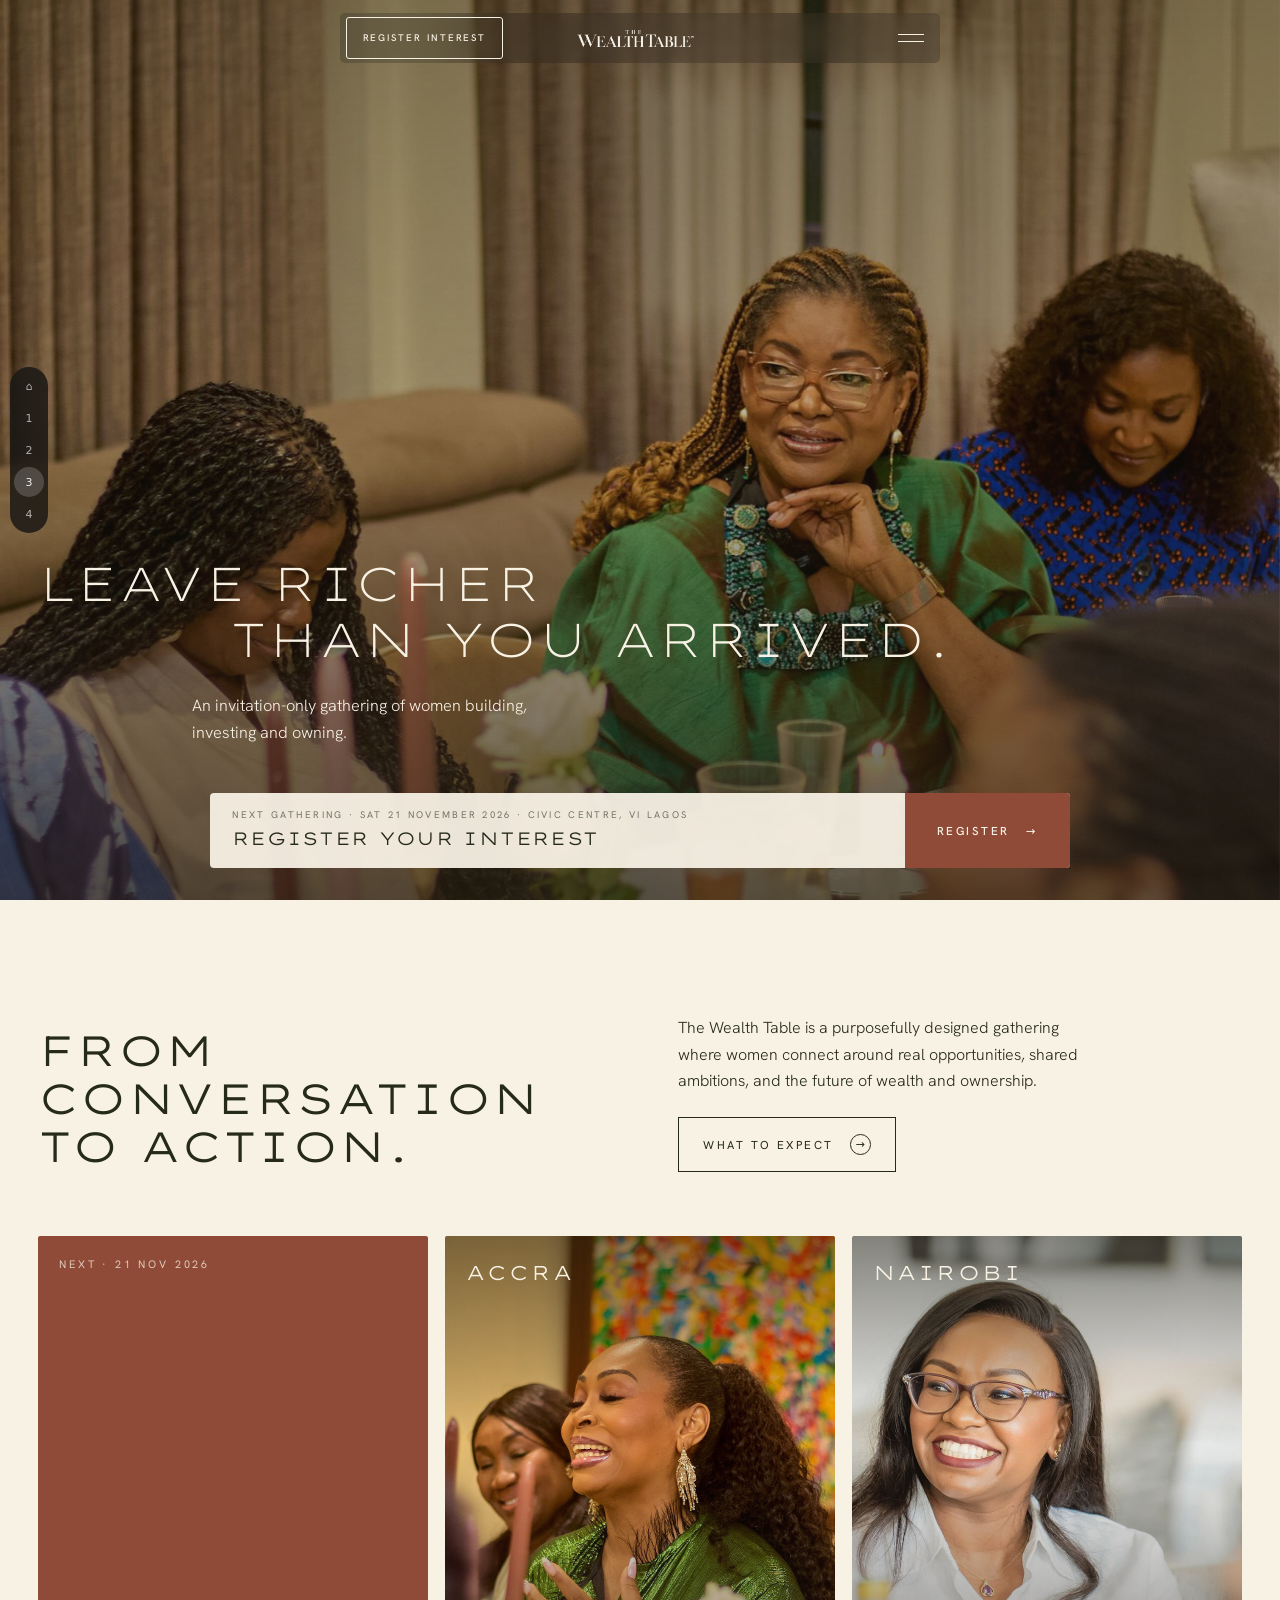
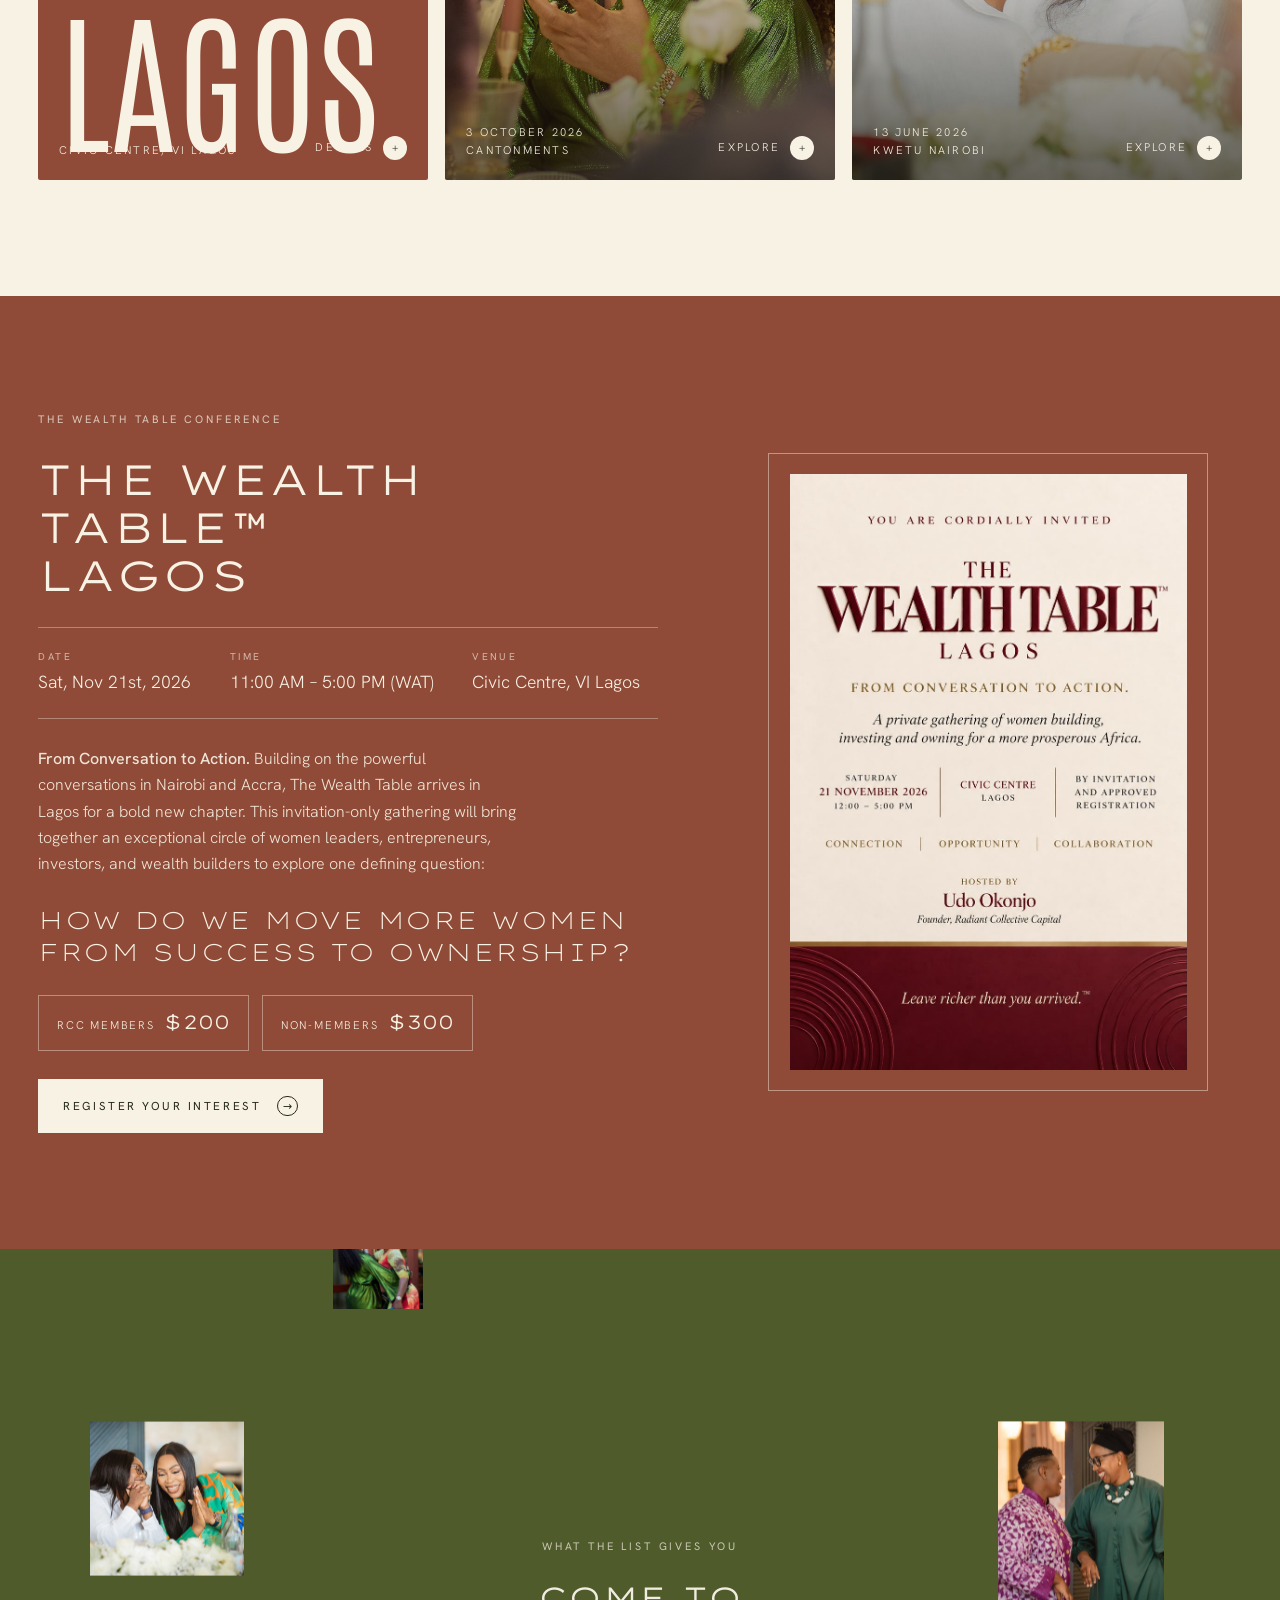
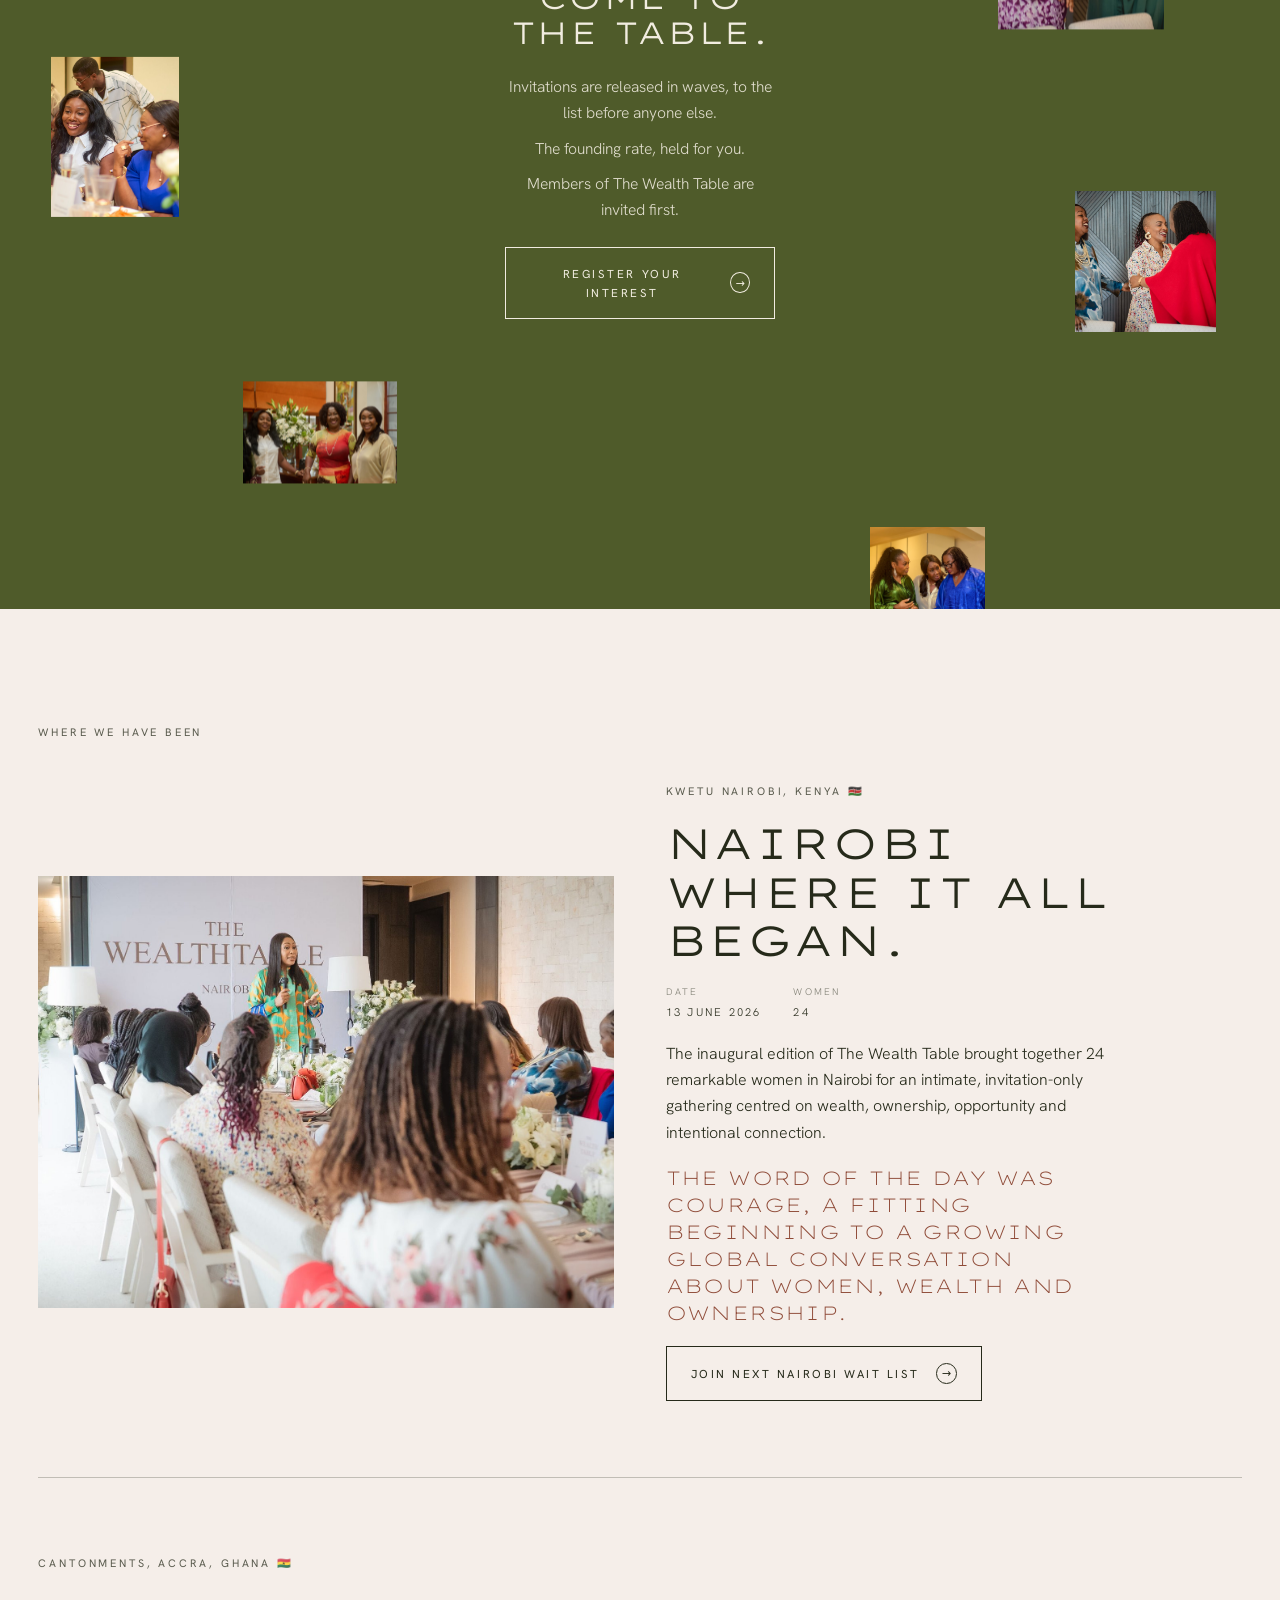
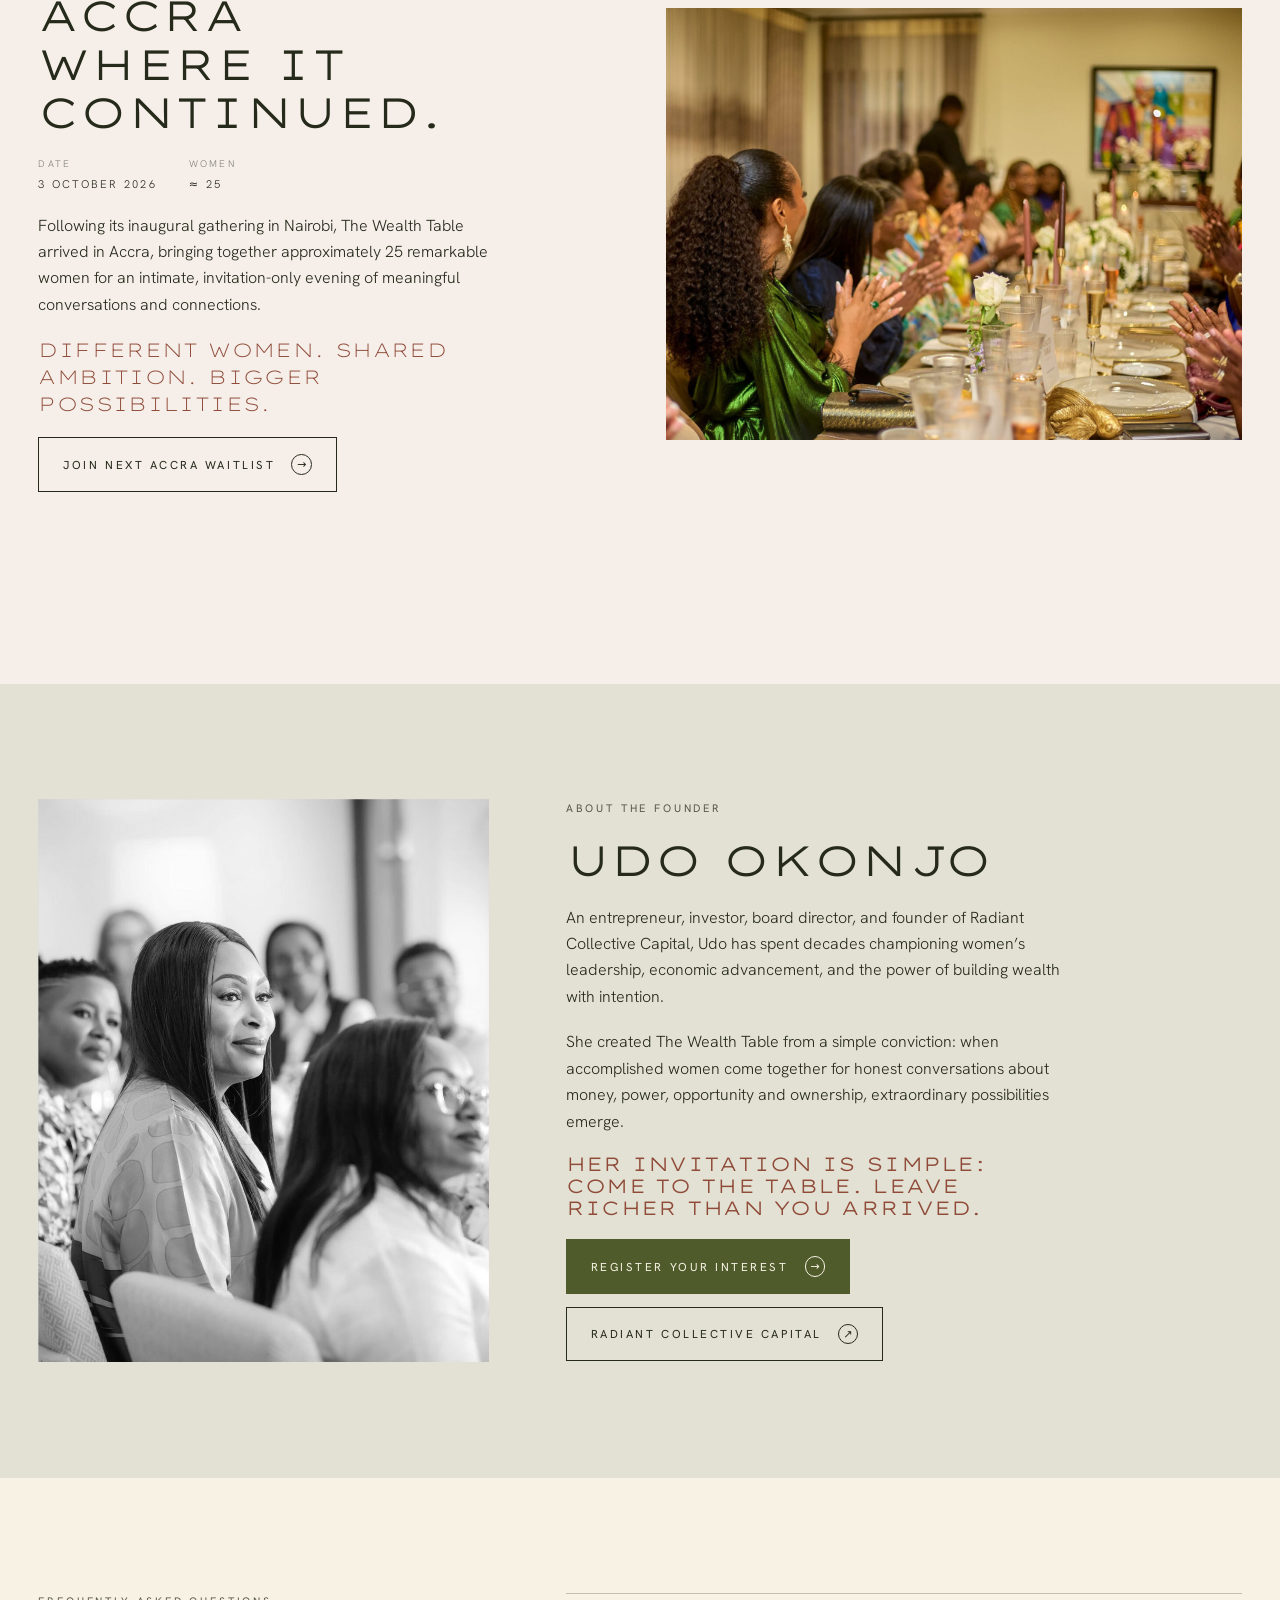
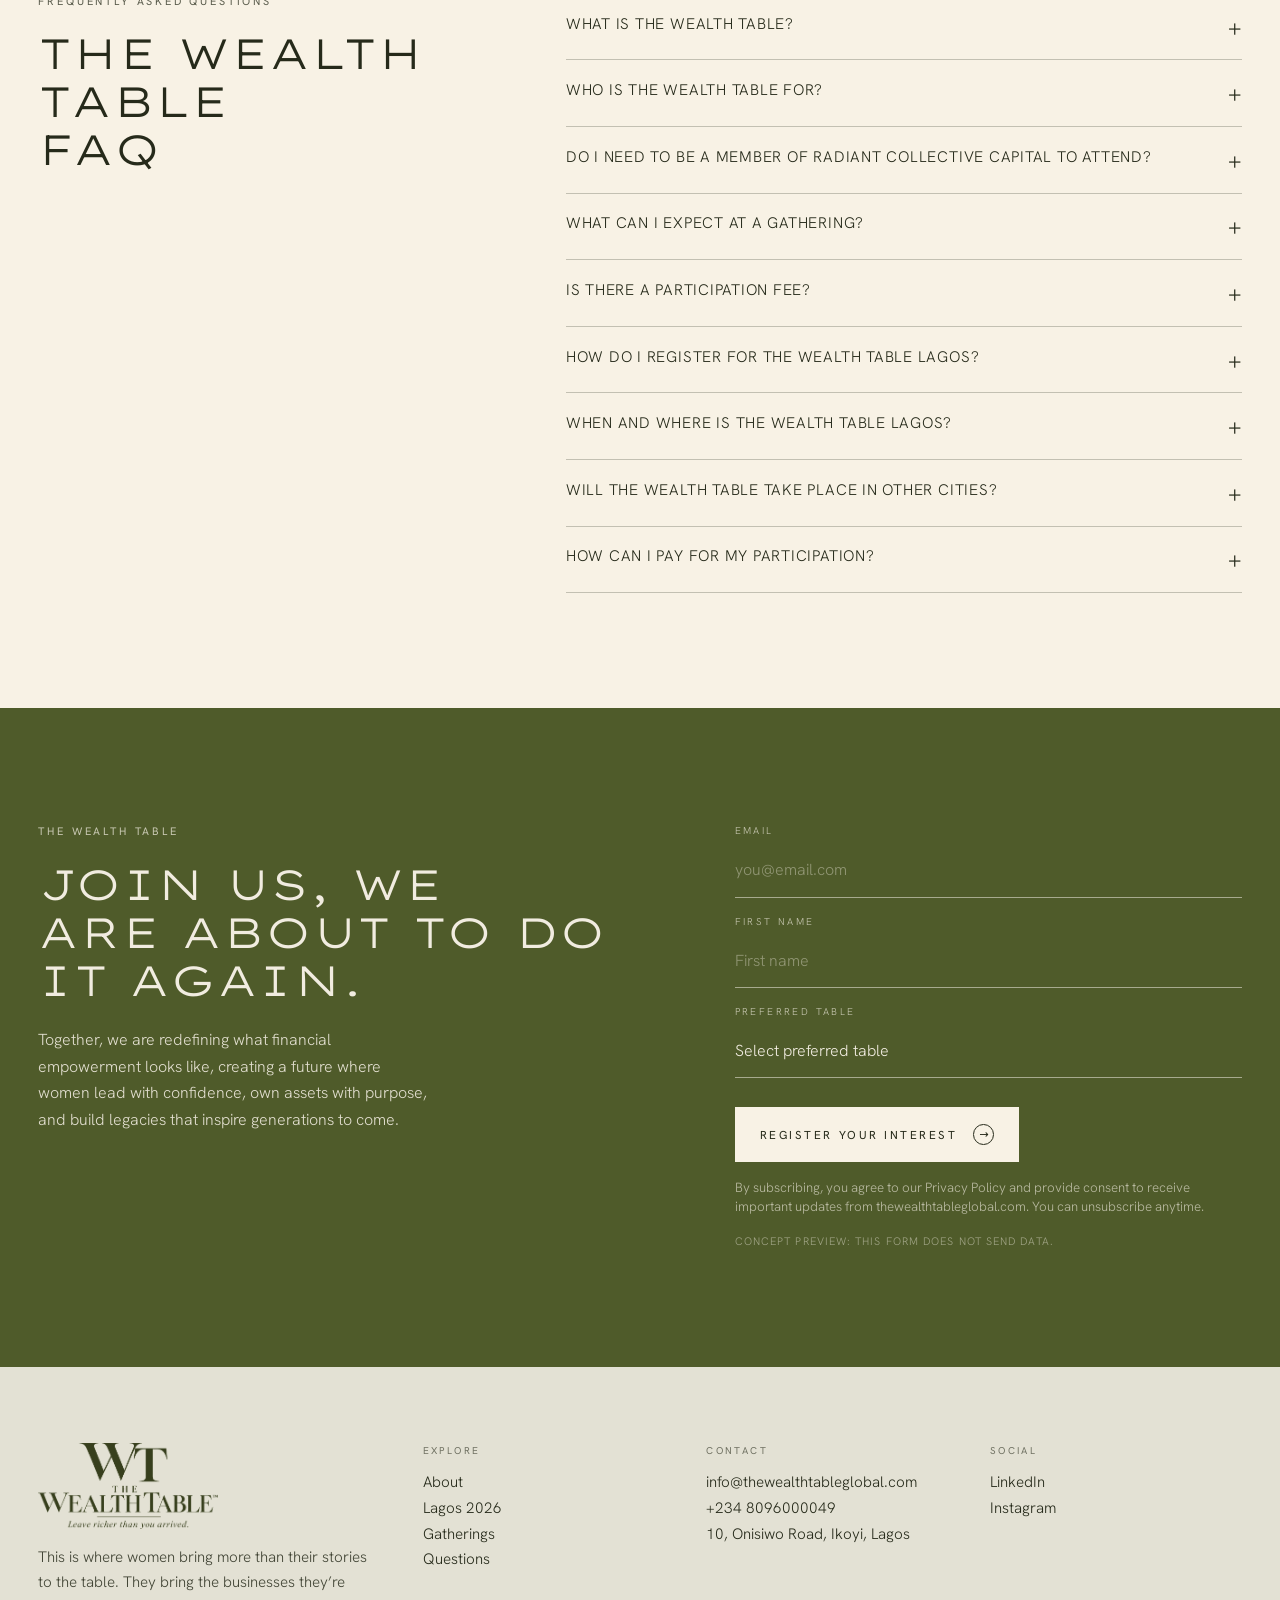
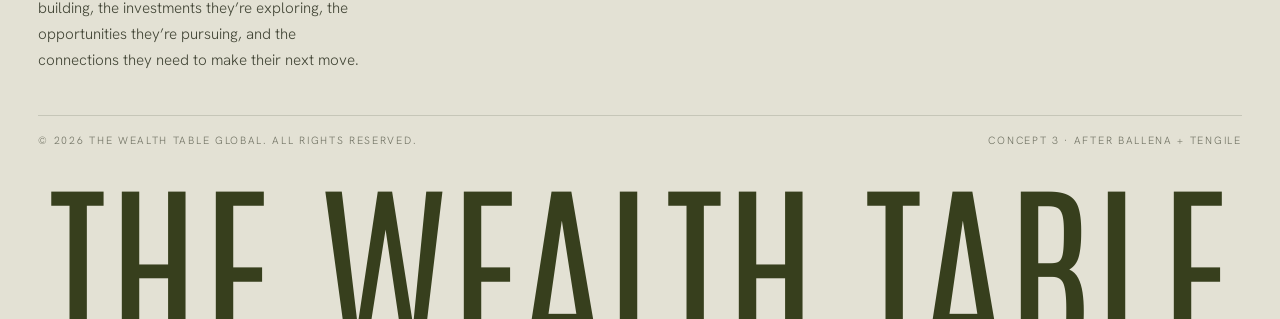
<file: concepts/c3-sand.html>
<!doctype html>
<html lang="en">
<head>
<meta charset="utf-8">
<meta name="viewport" content="width=device-width,initial-scale=1">
<title>The Wealth Table: Concept 3, Sand and Olive</title>
<meta name="description" content="Concept 3 for The Wealth Table. Sand, terracotta and olive colour blocks, the compact floating glass navigation bar, wide capital headlines and a scattered image cloud.">
<link rel="icon" href="img/logo/wt-monogram-olive.png">
<link rel="stylesheet" href="fonts/fonts.css">
<link rel="stylesheet" href="common.css">
<style>
/* CONCEPT 3 · after Ballena Cabo (+ Tengile MalaMala)
   Palette: sand #f8f2e5 + terracotta #8f4b38 (Ballena), olive #4f5b2a + blush #f5eee9 + stone #e3e1d4 (Tengile)
   Taken from Ballena: the 600x50 floating glass nav (outlined button / centred wordmark / two-line menu) that re-tints per section,
   whole-section colour changes, wide all-caps headlines, three tall cards, B&W portrait, underline-only newsletter, giant condensed footer wordmark.
   Taken from Tengile: indented second headline line, scattered small-image cloud around centred text, calm blush/olive pairing. */
:root{--sand:#f8f2e5;--terra:#8f4b38;--olive:#4f5b2a;--olive-d:#373f1d;--blush:#f5eee9;--stone:#e3e1d4;--ink:#262a1a;
  --bg:var(--sand);--accent:#8f4b38;--line:rgba(38,42,26,.25);
  --sans:"Hanken Grotesk",system-ui,sans-serif;--wide:"Lexend Zetta","Hanken Grotesk",sans-serif;--cond:"Antonio","Arial Narrow",sans-serif;--pad:clamp(1.1rem,3vw,3rem);--ease:cubic-bezier(.22,1,.36,1)}
body{font-weight:300;font-size:1rem;line-height:1.65}
.H{font-family:var(--wide);font-weight:300;text-transform:uppercase;letter-spacing:.015em;line-height:1.14;font-size:clamp(1.5rem,3.3vw,3.8rem)}
.tag{font-size:.68rem;letter-spacing:.26em;text-transform:uppercase;font-weight:400;opacity:.75}
.sec{padding:clamp(4.5rem,9vw,9rem) var(--pad);position:relative}
.on-sand{background:var(--sand);color:var(--ink)}.on-terra{background:var(--terra);color:#f8f2e5}.on-olive{background:var(--olive);color:#f1ece0}.on-blush{background:var(--blush);color:var(--ink)}.on-stone{background:var(--stone);color:var(--ink)}
.btn{display:inline-flex;align-items:center;gap:1rem;border:1px solid currentColor;padding:1rem 1.5rem;font-size:.72rem;letter-spacing:.22em;text-transform:uppercase;font-weight:400;transition:background .4s,color .4s,gap .5s var(--ease)}
.btn:hover{gap:1.6rem;background:#f8f2e5;color:var(--ink)}
.on-sand .btn:hover,.on-blush .btn:hover,.on-stone .btn:hover{background:var(--ink);color:var(--sand)}
.btn.fill{background:#f8f2e5;color:var(--ink);border-color:#f8f2e5}.btn.fill:hover{background:transparent;color:#f8f2e5}
.btn.dark{background:var(--olive);color:#f8f2e5;border-color:var(--olive)}.btn.dark:hover{background:transparent;color:var(--olive)}
.btn i{font-style:normal;width:1.3rem;height:1.3rem;border-radius:50%;border:1px solid currentColor;display:grid;place-items:center;font-size:.7rem;letter-spacing:0}

/* THE NAV: 600 x 50, fixed, centred, glass, 5px radius (measured on Ballena) */
.nav{position:fixed;top:13px;left:50%;transform:translateX(-50%);width:min(600px,calc(100vw - 20px));height:50px;z-index:100;border-radius:5px;display:grid;grid-template-columns:1fr auto 1fr;align-items:center;padding:0 .75rem 0 .2rem;color:var(--fg,#f8f2e5);background:var(--nb,rgba(3,9,13,.19));backdrop-filter:blur(25px);-webkit-backdrop-filter:blur(25px);transition:background .6s var(--ease),color .6s var(--ease)}
.nav .reg{justify-self:start;height:42px;display:flex;align-items:center;padding:0 1rem;border:1px solid currentColor;border-radius:3px;font-size:.6rem;letter-spacing:.2em;text-transform:uppercase;font-weight:500;margin-left:.15rem;white-space:nowrap;transition:background .3s,color .3s}
.nav .reg:hover{background:currentColor}.nav .reg:hover span{color:var(--nbtxt,#262a1a)}
.nav .logo{justify-self:center;line-height:0;position:relative;height:17px;width:150px}
.nav .logo img{position:absolute;inset:0;width:100%;height:100%;object-fit:contain;transition:opacity .5s}
.nav .logo .k{opacity:0}.nav.dark .logo .c{opacity:0}.nav.dark .logo .k{opacity:1}
.nav .bg{justify-self:end;width:34px;height:34px;display:grid;place-content:center;gap:6px}.nav .bg i{display:block;width:26px;height:1px;background:currentColor}
@media(max-width:440px){.nav .reg{padding:0 .55rem;font-size:.52rem;letter-spacing:.1em}.nav .logo{width:112px}}
.menu{position:fixed;inset:0;z-index:300;background:var(--terra);color:#f8f2e5;display:grid;grid-template-rows:auto 1fr auto;padding:1.2rem var(--pad) var(--pad);clip-path:inset(0 0 100% 0);visibility:hidden;transition:clip-path .9s cubic-bezier(.76,0,.24,1),visibility 0s .9s}
.menu.open{clip-path:inset(0);visibility:visible;transition:clip-path .9s cubic-bezier(.76,0,.24,1)}
.menu .top{display:flex;justify-content:space-between;align-items:center}.menu .top img{height:18px;width:auto}
.menu .top button{font-size:.68rem;letter-spacing:.24em;text-transform:uppercase;border:1px solid currentColor;padding:.8rem 1.2rem;border-radius:3px}
.menu nav{align-self:center;display:grid;gap:.1rem}
.menu nav a{font-family:var(--wide);text-transform:uppercase;font-weight:200;letter-spacing:.03em;font-size:clamp(1.4rem,4vw,3.2rem);line-height:1.3;display:flex;gap:1.4rem;align-items:baseline;transition:padding .5s var(--ease),opacity .3s}
.menu nav a small{font:400 .66rem var(--sans);letter-spacing:.2em;opacity:.55;width:2rem}
.menu nav:hover a{opacity:.45}.menu nav a:hover{opacity:1;padding-left:1rem}
.menu .foot{display:flex;justify-content:space-between;gap:1rem;flex-wrap:wrap;font-size:.85rem;opacity:.85}

/* hero */
.hero{position:relative;height:100svh;min-height:680px;color:#f8f2e5;overflow:hidden;display:grid;align-content:end;padding-bottom:clamp(8.5rem,17vh,11rem)}
.hero .bgi{position:absolute;inset:-5% 0}.hero .bgi img{width:100%;height:100%;object-fit:cover;object-position:50% 55%;animation:slow 26s ease-out both}
@keyframes slow{from{transform:scale(1.12)}to{transform:scale(1)}}
.hero::after{content:"";position:absolute;inset:0;background:linear-gradient(180deg,rgba(30,26,16,.5),rgba(30,26,16,.3) 45%,rgba(30,26,16,.72))}
.hero h1{position:relative;z-index:2;font-family:var(--wide);font-weight:200;text-transform:uppercase;font-size:clamp(1.5rem,3.7vw,4.6rem);line-height:1.18;letter-spacing:.02em;padding:0 var(--pad)}
.hero h1 .mask:nth-child(2){padding-left:clamp(1.5rem,15vw,20rem)}
.hero .sub{position:relative;z-index:2;margin:1.6rem var(--pad) 0 clamp(1.1rem,15vw,20rem);max-width:38ch;font-size:1.02rem}
.dock{position:absolute;z-index:3;left:50%;bottom:clamp(1rem,3.6vh,2.4rem);transform:translateX(-50%);width:min(860px,calc(100vw - 2*var(--pad)));display:grid;grid-template-columns:1fr auto;background:rgba(248,242,229,.94);color:var(--ink);border-radius:4px;overflow:hidden;text-align:left}
.dock .t{display:grid;gap:.1rem;padding:.85rem 1.4rem}
.dock .t b{font-weight:400;font-size:.6rem;letter-spacing:.24em;text-transform:uppercase;opacity:.6}
.dock .t span{font-family:var(--wide);font-weight:300;text-transform:uppercase;letter-spacing:.04em;font-size:clamp(.78rem,1.4vw,1.15rem)}
.dock .go{background:var(--terra);color:#f8f2e5;padding:0 2rem;display:flex;align-items:center;gap:1rem;font-size:.72rem;letter-spacing:.22em;text-transform:uppercase;font-weight:500;transition:background .4s,gap .5s var(--ease)}
.dock .go:hover{background:var(--olive-d);gap:1.6rem}
@media(max-width:620px){.hero{padding-bottom:12rem}.dock{grid-template-columns:1fr}.dock .go{padding:1rem 1.4rem;justify-content:space-between}}
.intro{position:fixed;inset:0;z-index:800;background:var(--terra);display:grid;place-items:center;transition:transform 1.1s cubic-bezier(.76,0,.24,1)}
.intro.out{transform:translateY(-100%)}.intro img{width:min(420px,70vw);animation:fadeup 1.1s var(--ease) both}
@keyframes fadeup{from{opacity:0;transform:translateY(20px)}to{opacity:1;transform:none}}

/* statement + tall cards */
.state{display:grid;grid-template-columns:1fr 1fr;gap:clamp(2rem,6vw,7rem);align-items:end}
.state .r{display:grid;gap:1.4rem;max-width:46ch}
@media(max-width:820px){.state{grid-template-columns:1fr}}
.cards{display:grid;grid-template-columns:repeat(3,1fr);gap:clamp(.7rem,1.4vw,1.2rem);margin-top:clamp(2.4rem,5vw,4.4rem)}
.tcard{position:relative;aspect-ratio:3/4.2;overflow:hidden;color:#f8f2e5;display:flex;flex-direction:column;justify-content:space-between;padding:1.3rem;border-radius:2px}
.tcard>img{position:absolute;inset:0;width:100%;height:100%;object-fit:cover;transition:transform 1.4s var(--ease);z-index:0}
.tcard:hover>img{transform:scale(1.05)}
.tcard::after{content:"";position:absolute;inset:0;background:linear-gradient(180deg,rgba(30,26,16,.5),rgba(30,26,16,0) 38%,rgba(30,26,16,.68));z-index:1}
.tcard.solid{background:var(--terra)}.tcard.solid::after{display:none}
.tcard>*:not(img){position:relative;z-index:2}
.tcard h3{font-family:var(--wide);font-weight:300;text-transform:uppercase;letter-spacing:.1em;font-size:1.25rem}
.tcard .b{display:flex;justify-content:space-between;align-items:end;gap:1rem;font-size:.7rem;letter-spacing:.2em;text-transform:uppercase}
.tcard .b span:last-child{display:flex;align-items:center;gap:.6rem}
.tcard .b i{font-style:normal;width:1.5rem;height:1.5rem;border-radius:50%;background:#f8f2e5;color:var(--ink);display:grid;place-items:center;letter-spacing:0;transition:transform .5s var(--ease)}
.tcard:hover .b i{transform:rotate(90deg)}
.tcard .big{font-family:var(--cond);font-weight:300;text-transform:uppercase;font-size:clamp(5rem,12vw,11rem);line-height:.8;letter-spacing:.01em;align-self:start;margin-top:auto}
@media(max-width:820px){.cards{grid-template-columns:1fr}.tcard{aspect-ratio:4/3.4}}

/* lagos terracotta split */
.split{display:grid;grid-template-columns:1.1fr .9fr;gap:clamp(2rem,6vw,7rem);align-items:center}
.split .tx{display:grid;gap:1.7rem}
.facts{display:grid;grid-template-columns:repeat(3,auto);gap:1.2rem 2.4rem;justify-content:start;border-top:1px solid rgba(248,242,229,.35);border-bottom:1px solid rgba(248,242,229,.35);padding:1.3rem 0}
.facts b{display:block;font-weight:400;font-size:.62rem;letter-spacing:.24em;text-transform:uppercase;opacity:.65;margin-bottom:.3rem}
.facts span{font-size:1.1rem;line-height:1.3}
.split .q{font-family:var(--wide);font-weight:200;font-size:clamp(1.1rem,1.9vw,1.7rem);line-height:1.3;text-transform:uppercase;letter-spacing:.02em;max-width:30ch}
.fees{display:flex;gap:.8rem;flex-wrap:wrap;font-size:.7rem;letter-spacing:.16em;text-transform:uppercase}
.fees div{border:1px solid rgba(248,242,229,.4);padding:.7rem 1.1rem}.fees b{font-family:var(--wide);font-weight:300;font-size:1.2rem;letter-spacing:.02em;margin-left:.6rem}
.split .pf{justify-self:center;padding:clamp(.8rem,1.6vw,1.4rem);border:1px solid rgba(248,242,229,.45);max-width:440px}
.split .pf img{width:100%;height:auto}
@media(max-width:900px){.split{grid-template-columns:1fr}.facts{grid-template-columns:1fr 1fr}}

/* olive: scattered cloud (Tengile) */
.cloud{position:relative;min-height:clamp(620px,78vw,960px);display:grid;place-items:center;text-align:center;overflow:hidden}
.cloud .mid{position:relative;z-index:3;display:grid;gap:1.5rem;justify-items:center;max-width:30ch}
.cloud .mid .H{font-size:clamp(1.3rem,2.4vw,2.4rem)}
.cloud .gv{display:grid;gap:.6rem;font-size:.98rem;opacity:.9}
.cloud .s{position:absolute;z-index:1;will-change:transform}
.cloud .s .ph{width:100%;height:100%}
.cloud .s1{left:7%;top:9%;width:clamp(90px,12vw,190px);aspect-ratio:1}
.cloud .s2{left:26%;top:3%;width:clamp(64px,7vw,112px);aspect-ratio:1}
.cloud .s3{right:9%;top:6%;width:clamp(100px,13vw,210px);aspect-ratio:4/5}
.cloud .s4{left:4%;top:50%;width:clamp(80px,10vw,160px);aspect-ratio:4/5}
.cloud .s5{right:5%;top:46%;width:clamp(90px,11vw,180px);aspect-ratio:1}
.cloud .s6{left:19%;bottom:4%;width:clamp(90px,12vw,200px);aspect-ratio:3/2}
.cloud .s7{right:23%;bottom:4%;width:clamp(70px,9vw,150px);aspect-ratio:1}
@media(max-width:700px){.cloud{min-height:680px}.cloud .s2{display:none}}

/* gatherings: split rows */
.gath{display:grid;grid-template-columns:1fr 1fr;gap:clamp(1.4rem,4vw,5rem);align-items:center;padding:clamp(3rem,6vw,5.5rem) 0;border-top:1px solid var(--line)}
.gath:first-of-type{border-top:0;padding-top:0}
.gath.rev .im{order:2}
.gath .im .ph{aspect-ratio:4/3}.gath .im .ph img{transition:transform 1.4s var(--ease)}.gath:hover .im .ph img{transform:scale(1.03)}
.gath .tx{display:grid;gap:1.2rem;max-width:50ch}
.gath .meta{display:flex;gap:2rem;flex-wrap:wrap;font-size:.7rem;letter-spacing:.2em;text-transform:uppercase}
.gath .meta span{display:block;opacity:.55;font-size:.6rem;margin-bottom:.2rem}
.gath .pull{font-family:var(--wide);font-weight:200;text-transform:uppercase;font-size:clamp(.95rem,1.5vw,1.3rem);line-height:1.4;letter-spacing:.02em;color:var(--terra)}
@media(max-width:820px){.gath{grid-template-columns:1fr}.gath.rev .im{order:0}}

/* founder: black and white portrait */
.founder{display:grid;grid-template-columns:.8fr 1.2fr;gap:clamp(2rem,6vw,7rem);align-items:center}
.founder .ph{aspect-ratio:4/5;max-height:78vh}.founder .ph img{filter:grayscale(1) contrast(1.06);transition:filter 1.2s var(--ease);object-position:42% 40%}.founder .ph:hover img{filter:none}
.founder .tx{display:grid;gap:1.2rem;max-width:56ch}
@media(max-width:820px){.founder{grid-template-columns:1fr}}

/* faq + register (underline-only inputs like Ballena's newsletter) */
.faqs{display:grid;grid-template-columns:.8fr 1.2fr;gap:clamp(2rem,6vw,6rem)}
.faq summary{text-transform:uppercase;letter-spacing:.05em;font-weight:300;font-size:clamp(.9rem,1.2vw,1.05rem)}
.faq details p{font-size:.98rem}
@media(max-width:820px){.faqs{grid-template-columns:1fr}}
.reg2{display:grid;grid-template-columns:1.1fr .9fr;gap:clamp(2rem,6vw,6rem);align-items:start}
.reg2 .sub{margin-top:1.4rem;max-width:44ch;opacity:.9}
.reg2 .wl label span{font-size:.62rem;letter-spacing:.24em;text-transform:uppercase;opacity:.75}
.reg2 .wl input,.reg2 .wl select{border-bottom:1px solid rgba(241,236,224,.55);padding:.8rem 0;font-size:1rem}
.reg2 .wl input::placeholder{color:#f1ece0;opacity:.4}
.reg2 .wl .btn{justify-self:start;margin-top:.8rem}
.wl-ok{font-family:var(--wide);font-weight:200;text-transform:uppercase;font-size:1.4rem;line-height:1.3}
@media(max-width:820px){.reg2{grid-template-columns:1fr}}

/* footer with giant condensed wordmark */
footer{background:var(--stone);color:var(--ink);padding:clamp(3rem,6vw,5rem) var(--pad) 0;overflow:hidden}
.fg{display:grid;grid-template-columns:1.4fr 1fr 1fr 1fr;gap:2rem;font-size:.95rem;line-height:1.7}
.fg b{display:block;font-weight:400;font-size:.62rem;letter-spacing:.24em;text-transform:uppercase;opacity:.6;margin-bottom:.6rem}
.fg a:hover{color:var(--terra)}.fg p{max-width:38ch;opacity:.85}.fg{overflow-wrap:anywhere}
.fb{display:flex;justify-content:space-between;font-size:.66rem;letter-spacing:.16em;text-transform:uppercase;opacity:.6;margin-top:2.6rem;padding-top:1rem;border-top:1px solid var(--line)}
.fw{font-family:var(--cond);font-weight:300;text-transform:uppercase;font-size:15.4vw;line-height:.74;letter-spacing:.005em;white-space:nowrap;color:var(--olive-d);margin:clamp(1rem,3vw,2.4rem) -.02em -1.2vw;text-align:center}
@media(max-width:820px){.fg{grid-template-columns:1fr 1fr}.fg>div:first-child{grid-column:1/-1}.fb{flex-direction:column;gap:.4rem}}

/* modal skin: full-screen sand overlay */
.rg{place-items:center;--rg-scrim:rgba(143,75,56,.96)}
.rg-panel{background:transparent;color:#f8f2e5;width:min(560px,calc(100vw - 2.4rem));text-align:left;transform:translateY(30px)}
.rg-x{position:fixed;top:1.1rem;right:1.1rem;font-size:.68rem;letter-spacing:.24em;text-transform:uppercase;border:1px solid currentColor;padding:.8rem 1.2rem;border-radius:3px}
.rg-eyebrow{font-size:.66rem;letter-spacing:.26em;text-transform:uppercase;opacity:.75}
.rg-panel h2{font-family:var(--wide);font-weight:200;text-transform:uppercase;font-size:clamp(1.6rem,3.6vw,2.8rem);line-height:1.15;margin:.8rem 0 1rem;letter-spacing:.02em}
.rg-sub{opacity:.9;margin-bottom:1.4rem}
.rg .wl label span{font-size:.62rem;letter-spacing:.24em;text-transform:uppercase;opacity:.75}
.rg .wl input,.rg .wl select{border-bottom:1px solid rgba(248,242,229,.6);padding:.8rem 0;font-size:1rem}
.rg .wl input::placeholder{color:#f8f2e5;opacity:.45}
.rg-go{justify-self:start;background:#f8f2e5;color:var(--ink);padding:1rem 1.8rem;font-size:.72rem;letter-spacing:.22em;text-transform:uppercase;font-weight:500;margin-top:.6rem}
.rg .wl small{font-size:.74rem}
</style>
</head>
<body>
<div class="intro" aria-hidden="true"><img src="img/logo/lockup-full-cream.png" alt=""></div>

<header class="nav" id="nav" data-nbtxt="#262a1a">
  <a class="reg" href="#register" data-register><span>Register interest</span></a>
  <a class="logo" href="#top" aria-label="The Wealth Table, home"><img class="c" src="img/logo/wordmark-cream.png" alt="The Wealth Table"><img class="k" src="img/logo/wordmark-olive.png" alt=""></a>
  <button class="bg" id="openMenu" aria-label="Open menu" aria-haspopup="dialog"><i></i><i></i></button>
</header>
<div class="menu" id="menu" role="dialog" aria-modal="true" aria-label="Menu">
  <div class="top"><img src="img/logo/wordmark-cream.png" alt="The Wealth Table"><button id="closeMenu">Close</button></div>
  <nav><a href="#top"><small>01</small>Home</a><a href="#about"><small>02</small>About</a><a href="#tables"><small>03</small>The tables</a><a href="#lagos"><small>04</small>Lagos 2026</a><a href="#gatherings"><small>05</small>Gatherings</a><a href="#host"><small>06</small>Udo Okonjo</a><a href="#faq"><small>07</small>Questions</a><a href="#register" data-register><small>08</small>Register your interest</a></nav>
  <div class="foot"><span>info@thewealthtableglobal.com</span><span>+234 8096000049</span><span>10, Onisiwo Road, Ikoyi, Lagos</span></div>
</div>

<main id="top">
  <section class="hero" data-nb="rgba(3,9,13,.19)" data-fg="cream">
    <div class="bgi"><img src="img/photos/a-6797.jpg" alt="Guests chatting at a candlelit table in Accra"></div>
    <h1><span class="mask"><span style="--d:300">Leave richer</span></span><span class="mask"><span style="--d:440">than you arrived.</span></span></h1>
    <p class="sub"><span class="mask"><span style="--d:760">An invitation-only gathering of women building, investing and owning.</span></span></p>
    <a class="dock" href="#register" data-register data-table="Lagos" aria-label="Register your interest for Lagos">
      <span class="t"><b>Next gathering · Sat 21 November 2026 · Civic Centre, VI Lagos</b><span>Register your interest</span></span>
      <span class="go">Register <span aria-hidden="true">→</span></span>
    </a>
  </section>

  <section class="sec on-sand" id="about" data-nb="rgba(248,242,229,.6)" data-fg="ink">
    <div class="state">
      <h2 class="H" data-reveal>From conversation<br>to action.</h2>
      <div class="r" data-reveal style="--d:120"><p>The Wealth Table is a purposefully designed gathering where women connect around real opportunities, shared ambitions, and the future of wealth and ownership.</p><a class="btn" href="#faq" style="justify-self:start">What to expect <i>→</i></a></div>
    </div>
    <div class="cards" id="tables">
      <a class="tcard solid" href="#lagos" data-reveal><span class="tag">Next · 21 Nov 2026</span><span class="big">Lagos</span><div class="b"><span>Civic Centre, VI Lagos</span><span>Details <i>+</i></span></div></a>
      <a class="tcard" href="#gatherings" data-reveal style="--d:100"><img src="img/photos/a-6823.jpg" alt="A guest speaking animatedly in Accra" loading="lazy" style="object-position:50% 25%"><h3>Accra</h3><div class="b"><span>3 October 2026<br>Cantonments</span><span>Explore <i>+</i></span></div></a>
      <a class="tcard" href="#gatherings" data-reveal style="--d:200"><img src="img/photos/n-10857.jpg" alt="A guest smiling at the table in Nairobi" loading="lazy" style="object-position:36% 40%"><h3>Nairobi</h3><div class="b"><span>13 June 2026<br>Kwetu Nairobi</span><span>Explore <i>+</i></span></div></a>
    </div>
  </section>

  <section class="sec on-terra" id="lagos" data-nb="rgba(143,75,56,.55)" data-fg="cream">
    <div class="split">
      <div class="tx">
        <p class="tag">The Wealth Table Conference</p>
        <h2 class="H" data-reveal>The Wealth Table™<br>Lagos</h2>
        <div class="facts"><div><b>Date</b><span id="lDate"></span></div><div><b>Time</b><span id="lTime"></span></div><div><b>Venue</b><span id="lVenue"></span></div></div>
        <p id="lBody" style="max-width:54ch;opacity:.92"></p>
        <p class="q" id="lQ"></p>
        <div class="fees"><div>RCC members<b id="fRcc"></b></div><div>Non-members<b id="fNon"></b></div></div>
        <div><a class="btn fill" href="#register" data-register data-table="Lagos">Register your interest <i>→</i></a></div>
      </div>
      <div class="pf" data-reveal><img src="img/photos/poster.jpg" alt="The Wealth Table Lagos invitation" loading="lazy" width="426" height="640"></div>
    </div>
  </section>

  <section class="sec on-olive cloud" id="cloud" data-nb="rgba(79,91,42,.55)" data-fg="cream" aria-label="Moments from the gatherings">
    <div class="mid"><p class="tag">What the list gives you</p><h2 class="H" data-reveal>Come to<br>the table.</h2><div class="gv" id="gives"></div><a class="btn" href="#register" data-register data-table="General">Register your interest <i>→</i></a></div>
  </section>

  <section class="sec on-blush" id="gatherings" data-nb="rgba(245,238,233,.6)" data-fg="ink">
    <p class="tag" style="margin-bottom:2.6rem">Where we have been</p>
    <div id="gath"></div>
  </section>

  <section class="sec on-stone" id="host" data-nb="rgba(227,225,212,.6)" data-fg="ink">
    <div class="founder">
      <div class="ph veil"><img src="img/photos/n-10849.jpg" alt="A guest listening at the Nairobi table" loading="lazy"></div>
      <div class="tx"><p class="tag">About the founder</p><h2 class="H">Udo Okonjo</h2><p id="fOne"></p><p id="fTwo"></p><p class="H" style="font-size:clamp(.95rem,1.5vw,1.3rem);color:var(--terra)" id="fInv"></p>
        <div style="display:flex;gap:.8rem;flex-wrap:wrap"><a class="btn dark" href="#register" data-register>Register your interest <i>→</i></a><a class="btn" href="https://rcc.africa/" target="_blank" rel="noopener">Radiant Collective Capital <i>↗</i></a></div></div>
    </div>
  </section>

  <section class="sec on-sand" id="faq" data-nb="rgba(248,242,229,.6)" data-fg="ink">
    <div class="faqs"><div><p class="tag">Frequently asked questions</p><h2 class="H" style="margin-top:1.2rem">The Wealth Table<br>FAQ</h2></div><div class="faq" id="faqList"></div></div>
  </section>

  <section class="sec on-olive" id="register" data-nb="rgba(79,91,42,.55)" data-fg="cream">
    <div class="reg2">
      <div><p class="tag">The Wealth Table</p><h2 class="H" style="margin-top:1.2rem" id="wHead"></h2><p class="sub" id="wBody"></p></div>
      <div>
        <form class="wl" data-waitlist>
          <label><span>Email</span><input type="email" required autocomplete="email" placeholder="you@email.com"></label>
          <label><span>First name</span><input type="text" required autocomplete="given-name" placeholder="First name"></label>
          <label><span>Preferred table</span><select required></select></label>
          <button class="btn fill" type="submit">Register your interest <i>→</i></button>
          <small id="consent"></small><p class="demo-note">Concept preview: this form does not send data.</p>
        </form>
        <p class="wl-ok" hidden>Thank you. You are on the list.</p>
      </div>
    </div>
  </section>
</main>

<footer data-nb="rgba(227,225,212,.6)" data-fg="ink">
  <div class="fg">
    <div><img src="img/logo/lockup-full-olive.png" alt="The Wealth Table. Leave richer than you arrived." style="width:180px;height:auto;margin-bottom:1rem"><p id="fLine"></p></div>
    <div><b>Explore</b><a href="#about">About</a><br><a href="#lagos">Lagos 2026</a><br><a href="#gatherings">Gatherings</a><br><a href="#faq">Questions</a></div>
    <div><b>Contact</b><a href="mailto:info@thewealthtableglobal.com">info@thewealthtableglobal.com</a><br>+234 8096000049<br>10, Onisiwo Road, Ikoyi, Lagos</div>
    <div><b>Social</b><a href="https://ng.linkedin.com/in/udomaryanneokonjo" target="_blank" rel="noopener">LinkedIn</a><br><a href="https://www.instagram.com/udo_okonjo" target="_blank" rel="noopener">Instagram</a></div>
  </div>
  <div class="fb"><span>© 2026 The Wealth Table Global. All rights reserved.</span><span>Concept 3 · after Ballena + Tengile</span></div>
  <div class="fw" aria-hidden="true">The Wealth Table</div>
</footer>

<nav class="switcher" aria-label="Concepts"><a href="index.html" title="All concepts">⌂</a><a href="c1-warm.html" title="Concept 1">1</a><a href="c2-quiet.html" title="Concept 2">2</a><a href="c3-sand.html" title="Concept 3">3</a><a href="c4-resort.html" title="Concept 4">4</a></nav>

<script src="data.js"></script>
<script src="common.js"></script>
<script>
const W=WT,L=W.lagos;
$('#gives').innerHTML=W.gives.map(t=>`<p>${t}</p>`).join('');
const cl=['n-10840','a-6618','n-10817','a-6949','n-10816','a-6626','a-6917'];
$('#cloud').insertAdjacentHTML('afterbegin',cl.map((n,i)=>`<div class="s s${i+1}" data-par="${[.12,-.08,.16,-.1,.14,-.12,.1][i]}"><div class="ph">${photo(n)}</div></div>`).join(''));
$('#lDate').textContent=L.date;$('#lTime').textContent=L.time;$('#lVenue').textContent=L.venue;$('#lBody').innerHTML='<b style="font-weight:500">'+L.kicker+'</b> '+L.body;$('#lQ').textContent=L.question;$('#fRcc').textContent=L.fee.rcc;$('#fNon').textContent=L.fee.non;
const g=(c,img,pos,rev,ap)=>`<article class="gath ${rev?'rev':''}"><div class="im" data-reveal><div class="ph">${photo(img,'',`style="object-position:${pos}"`)}</div></div><div class="tx" data-reveal style="--d:120"><p class="tag">${c.venue} ${c.flag}</p><h3 class="H">${c.title.replace(' – ','<br>')}</h3><div class="meta"><div><span>Date</span>${c.date}</div><div><span>Women</span>${ap?'≈ ':''}${c.women}</div></div><p>${c.body[0]}</p><p class="pull">${c.pull}</p><a class="btn" href="#register" data-register data-table="${c.city}" style="justify-self:start">${c.cta} <i>→</i></a></div></article>`;
$('#gath').innerHTML=g(W.nairobi,'n-10880','50% 45%',0,0)+g(W.accra,'a-6762','50% 50%',1,1);
$('#fOne').textContent=W.founder.body[1];$('#fTwo').textContent=W.founder.body[2];$('#fInv').textContent=W.founder.invitation;
$('#faqList').innerHTML=W.faq.map(([q,a])=>`<details><summary>${q}</summary><p>${a}</p></details>`).join('');
$('#wHead').innerHTML=W.closing.head.replace(' we are',' we<br>are');$('#wBody').textContent=W.closing.body;$('#consent').textContent=W.consent;$('#fLine').textContent=W.footerLine;
WTinit();
/* nav: tint follows the section under the bar (Ballena behaviour) */
const nav=$('#nav'),secs=$$('[data-nb]').filter(e=>e!==nav);
function tint(){const y=nav.getBoundingClientRect().top+25;let cur=null;secs.forEach(s=>{const r=s.getBoundingClientRect();if(r.top<=y&&r.bottom>y)cur=s});
 if(cur){nav.style.setProperty('--nb',cur.dataset.nb);const ink=cur.dataset.fg==='ink';nav.style.setProperty('--fg',ink?'#262a1a':'#f8f2e5');nav.style.setProperty('--nbtxt',ink?'#f8f2e5':'#262a1a');nav.classList.toggle('dark',ink)}}
addEventListener('scroll',tint,{passive:true});tint();
const m=$('#menu'),setM=o=>{m.classList.toggle('open',o);document.body.style.overflow=o?'hidden':''};
$('#openMenu').onclick=()=>setM(1);$('#closeMenu').onclick=()=>setM(0);$$('#menu a').forEach(a=>a.addEventListener('click',()=>setM(0)));addEventListener('keydown',e=>{if(e.key==='Escape')setM(0)});
</script>
</body>
</html>
</file>
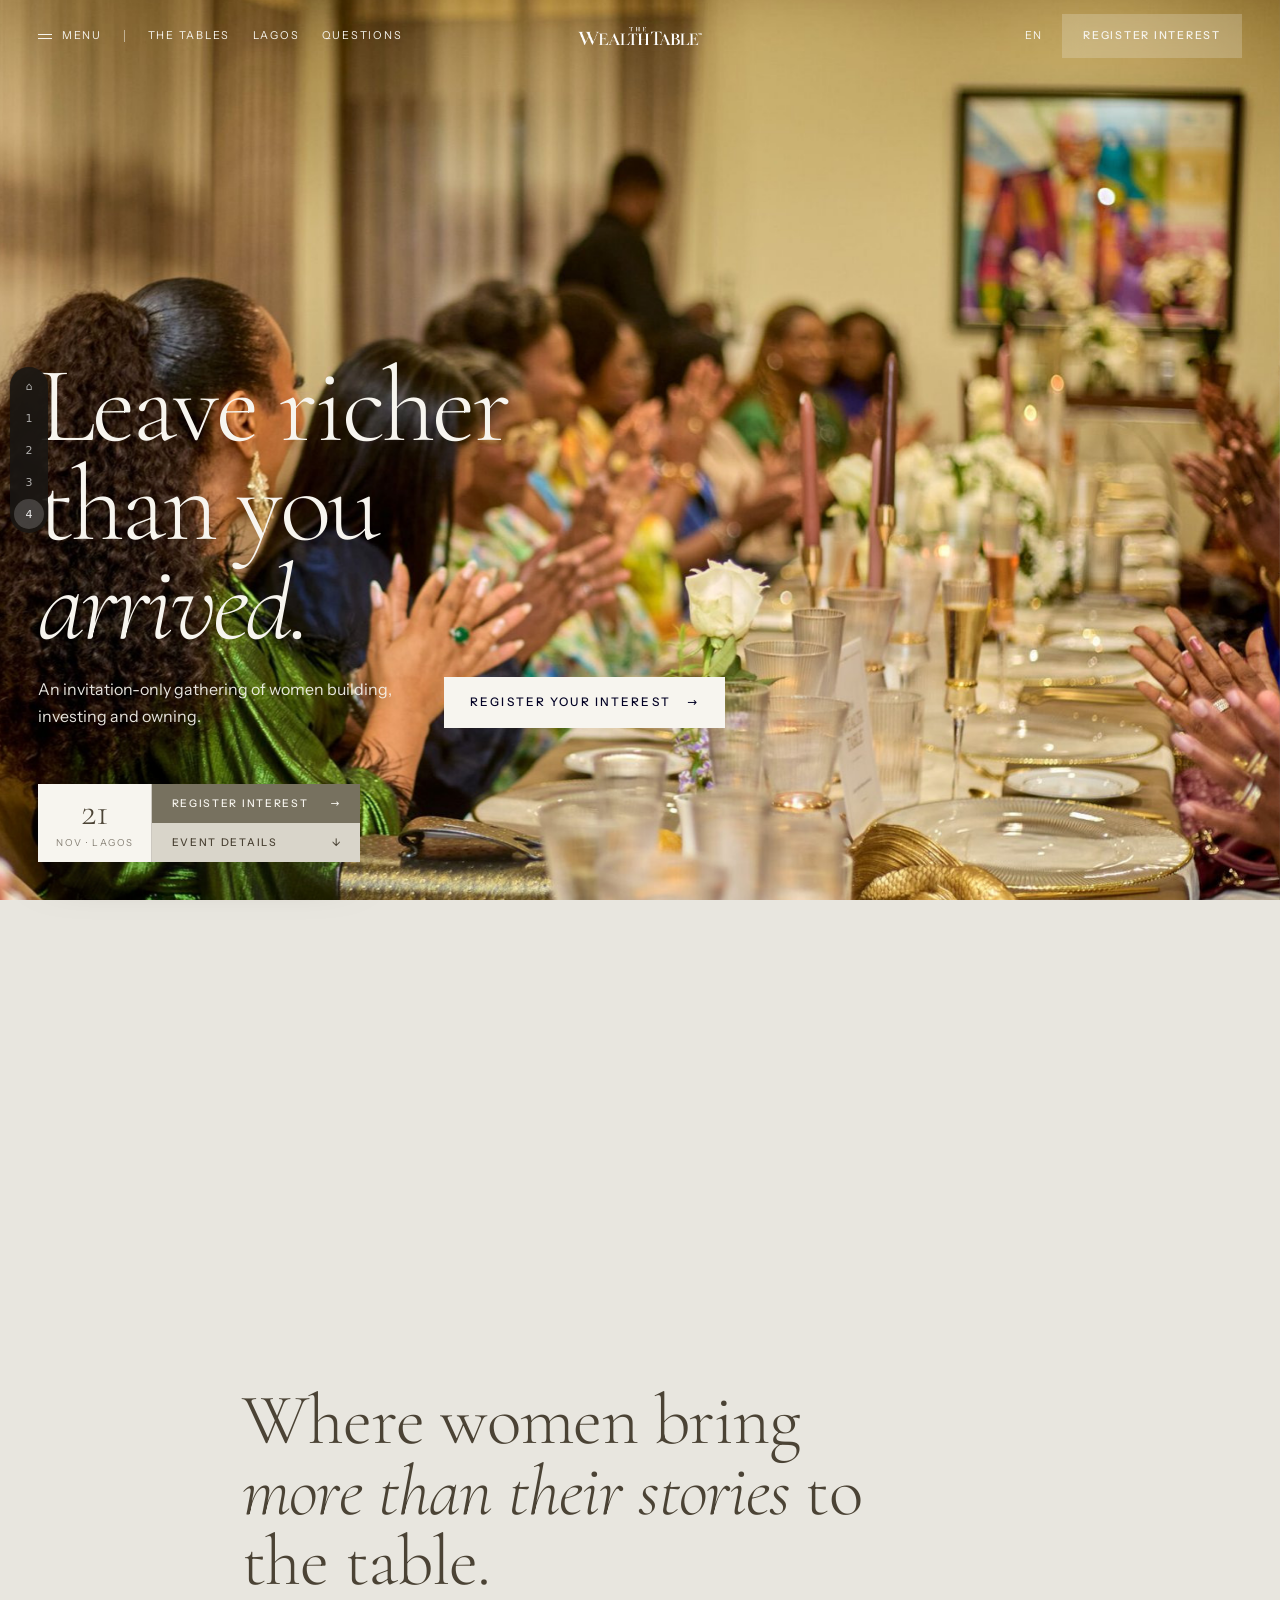
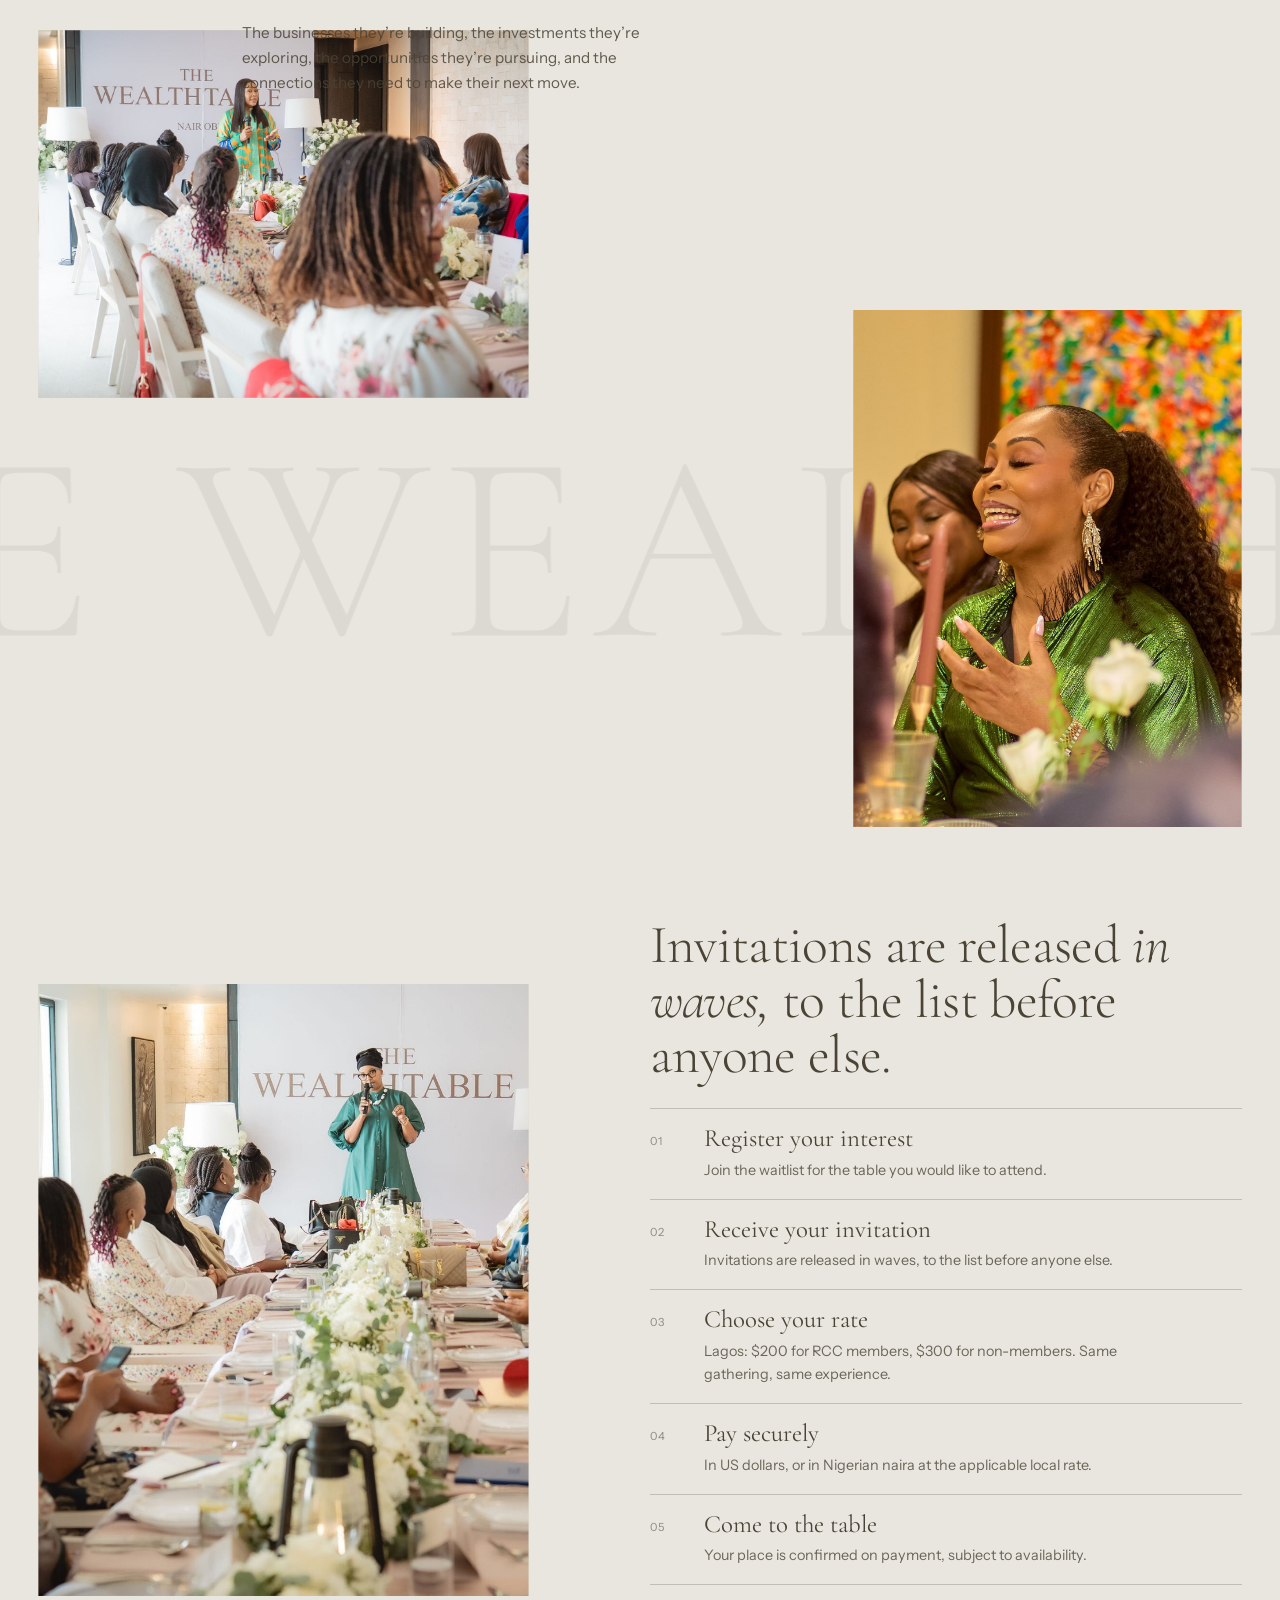
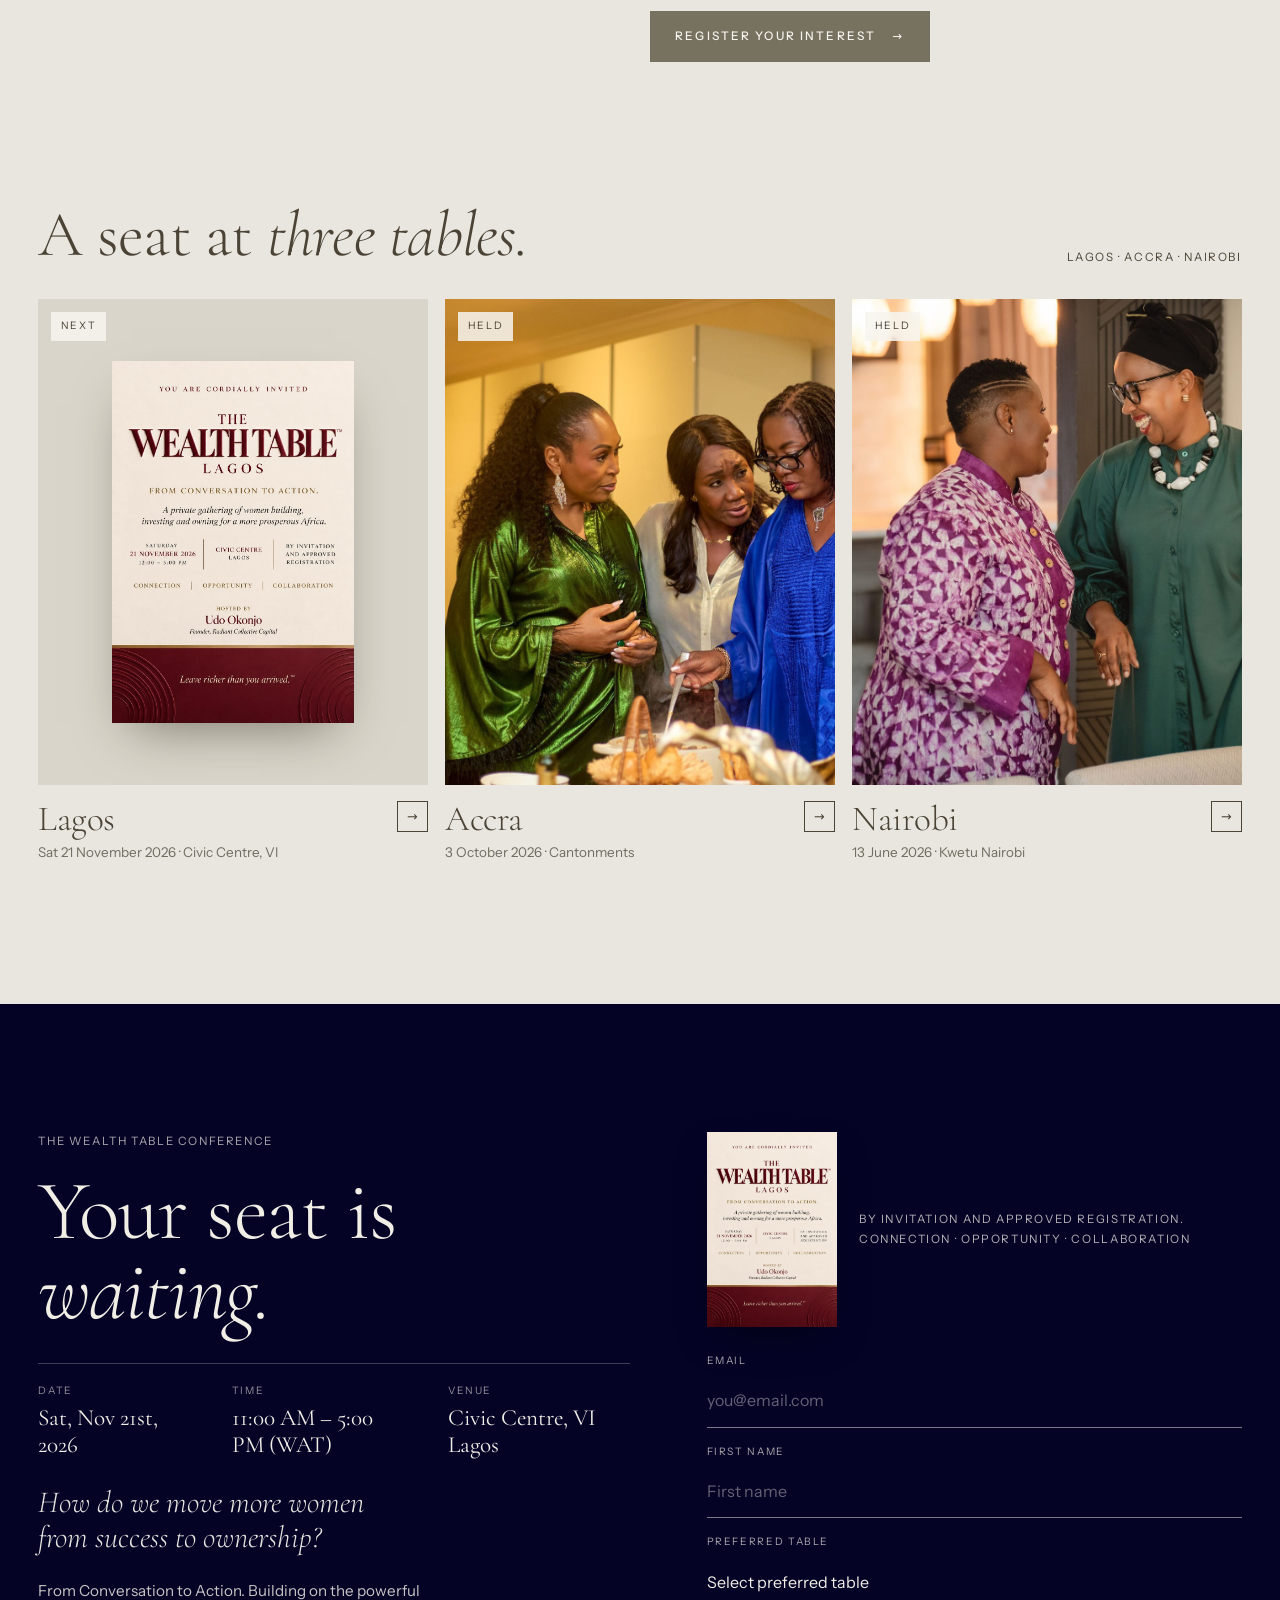
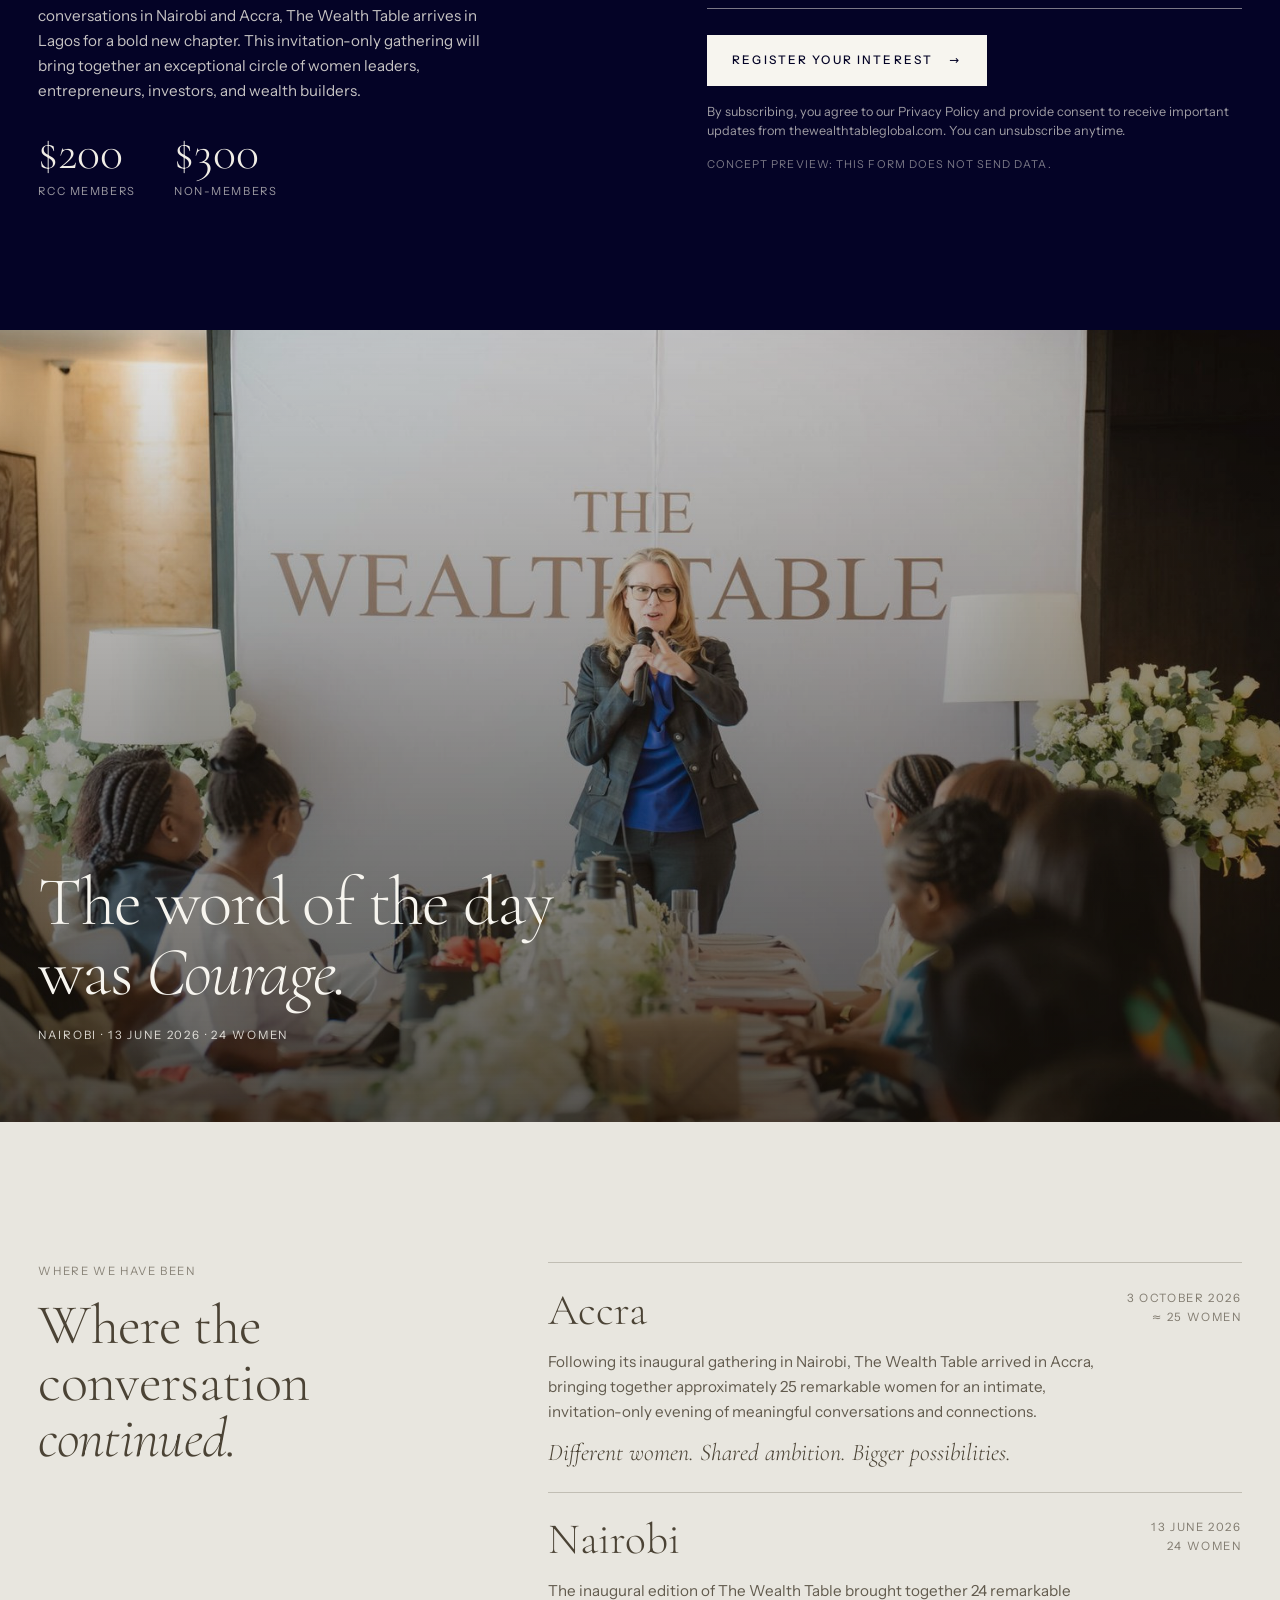
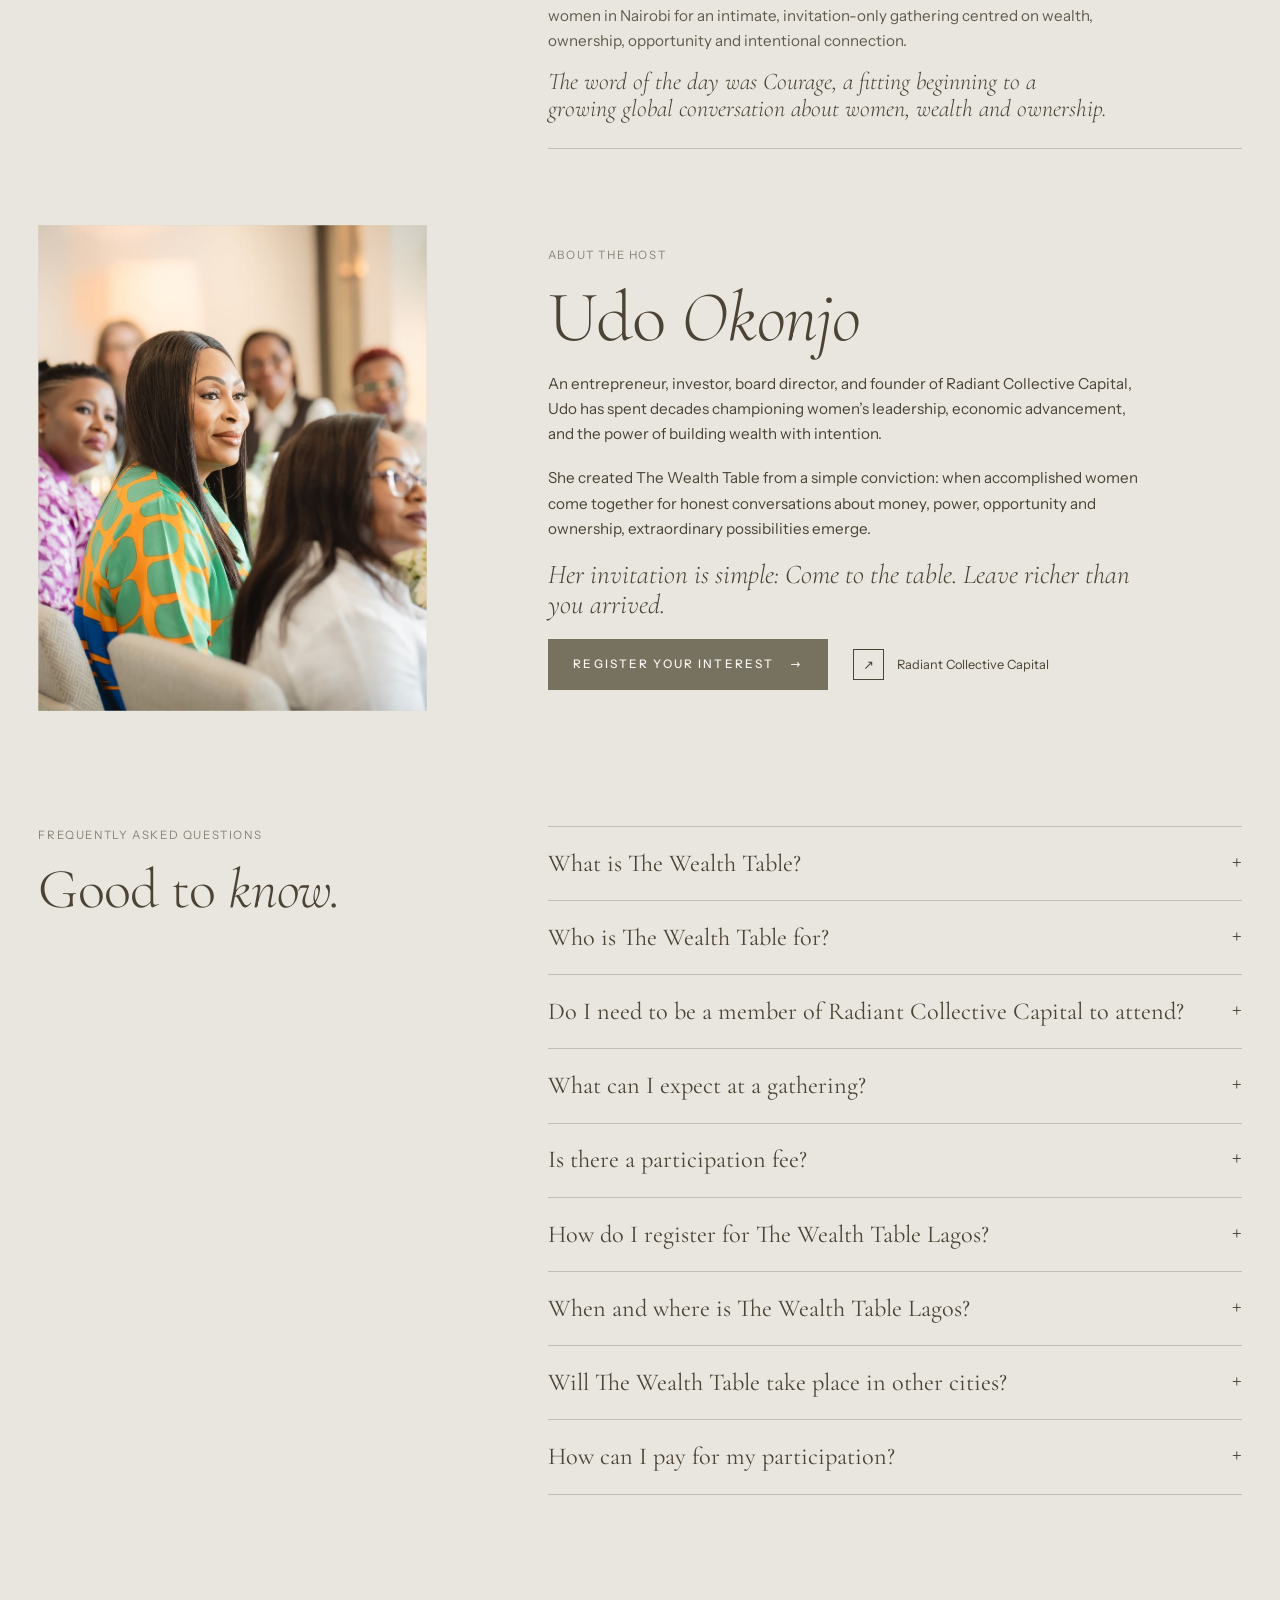
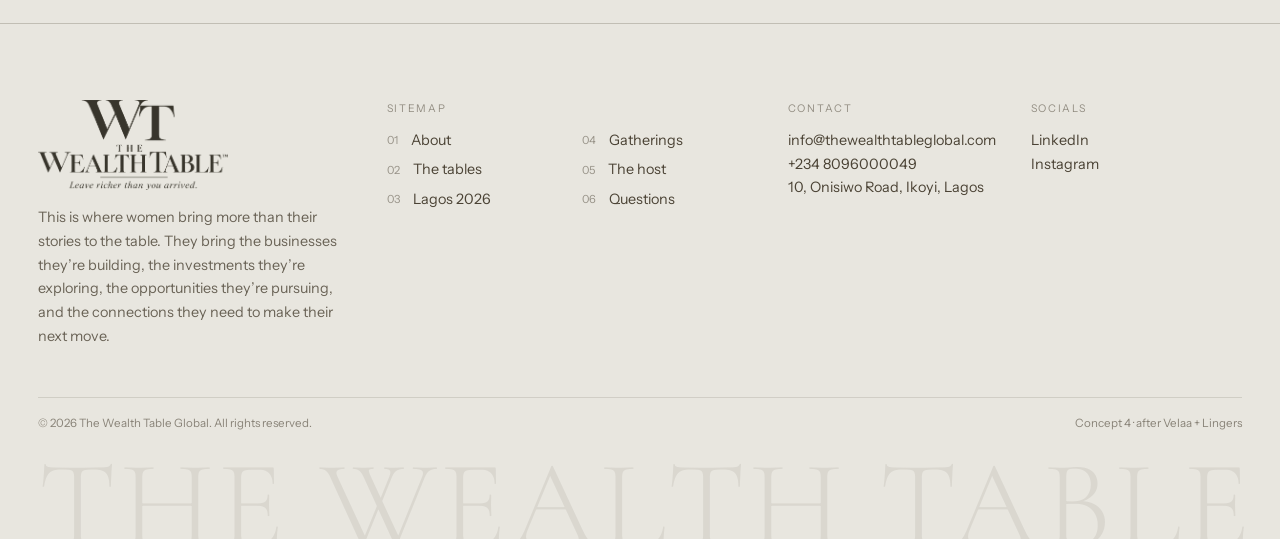
<file: concepts/c4-resort.html>
<!doctype html>
<html lang="en">
<head>
<meta charset="utf-8">
<meta name="viewport" content="width=device-width,initial-scale=1">
<title>The Wealth Table: Concept 4, Private Island Calm</title>
<meta name="description" content="Concept 4 for The Wealth Table. Warm greige with one deep-navy band, thin italic serif headlines, overlapping image collages, a giant pale watermark and a sticky registration widget.">
<link rel="icon" href="img/logo/wt-monogram-navy.png">
<link rel="stylesheet" href="fonts/fonts.css">
<link rel="stylesheet" href="common.css">
<style>
/* CONCEPT 4 · after Velaa Private Island (+ Lingers Suites)
   Palette: greige #e8e6df, warm taupe ink #4b4335, one deep navy #040326 band (Velaa), taupe button #77715f (Lingers)
   Taken from Velaa: very thin serif with italic emphasis words, translucent "BOOK NOW" style block in a quiet top bar,
   overlapping image collage with the statement sitting between the pictures, small outlined-square arrow links, tagged tiles,
   one deep navy band, full-bleed pull quote, numbered sitemap footer.
   Taken from Lingers: giant pale watermark wordmark behind the page, and the sticky bottom-left date + REGISTER widget that is always on screen. */
:root{--bg:#e8e6df;--ink:#4b4335;--navy:#040326;--taupe:#77715f;--white:#f7f5ef;--line:rgba(75,67,53,.25);--accent:#4b4335;
  --serif:"Cormorant Garamond",Georgia,serif;--sans:"Instrument Sans",system-ui,sans-serif;--pad:clamp(1.1rem,3vw,3rem);--ease:cubic-bezier(.22,1,.36,1)}
body{font-family:var(--sans);font-size:.95rem;line-height:1.65}
.ser{font-family:var(--serif);font-weight:300;letter-spacing:-.012em}
.ser em{font-style:italic;font-weight:300}
.tiny{font-size:.72rem;letter-spacing:.14em;text-transform:uppercase}
.lnk{display:inline-flex;align-items:center;gap:.8rem;font-size:.8rem}
.lnk i{width:1.9rem;height:1.9rem;border:1px solid currentColor;display:grid;place-items:center;font-style:normal;font-size:.8rem;transition:background .4s,color .4s}
.lnk:hover i{background:var(--ink);color:var(--bg)}
.lnk.w i:hover{background:#f7f5ef;color:var(--navy)}
.block{display:inline-flex;align-items:center;gap:1rem;background:var(--taupe);color:#f7f5ef;padding:1rem 1.6rem;font-size:.74rem;letter-spacing:.18em;text-transform:uppercase;font-weight:500;transition:background .4s,gap .5s var(--ease)}
.block:hover{background:var(--ink);gap:1.6rem}
.block.light{background:#f7f5ef;color:var(--navy)}.block.light:hover{background:#cfd9e6}

/* top bar (Velaa): menu + links left, logo centre, language + translucent register block right */
.nav{position:fixed;inset:0 0 auto 0;z-index:100;display:grid;grid-template-columns:1fr auto 1fr;align-items:center;padding:.9rem var(--pad);color:#f7f5ef;transition:background .5s,color .5s,padding .5s}
.nav.solid{background:rgba(232,230,223,.9);backdrop-filter:blur(12px);color:var(--ink);padding-top:.55rem;padding-bottom:.55rem}
.nav .l{display:flex;gap:1.4rem;align-items:center;font-size:.68rem;letter-spacing:.16em;text-transform:uppercase}
.nav .l .sep{width:1px;height:12px;background:currentColor;opacity:.5}
.nav .l button{display:flex;gap:.6rem;align-items:center;letter-spacing:inherit;text-transform:inherit}
.nav .l button i{display:grid;gap:3px}.nav .l button i b{display:block;width:14px;height:1px;background:currentColor}
.nav .c{position:relative;height:18px;width:150px}
.nav .c img{position:absolute;inset:0;width:100%;height:100%;object-fit:contain;transition:opacity .4s}
.nav .c .b{opacity:0}.nav.solid .c .a{opacity:0}.nav.solid .c .b{opacity:1}
.nav .r{display:flex;gap:1.2rem;justify-content:flex-end;align-items:center;font-size:.68rem;letter-spacing:.16em;text-transform:uppercase}
.nav .r .reg{background:rgba(247,245,239,.22);backdrop-filter:blur(10px);padding:.8rem 1.3rem;font-weight:500;transition:background .4s,color .4s}
.nav .r .reg:hover{background:#f7f5ef;color:var(--navy)}
.nav.solid .r .reg{background:var(--taupe);color:#f7f5ef}
@media(max-width:900px){.nav .l a,.nav .l .sep{display:none}}
@media(max-width:560px){.nav .r span{display:none}.nav .c{width:104px}.nav .l button{font-size:0;gap:0}.nav .l button i{margin:0}.nav .r .reg{padding:.65rem .7rem;font-size:.58rem;letter-spacing:.1em}}
.drawer{position:fixed;inset:0;z-index:300;background:var(--bg);display:grid;grid-template-columns:1fr 1fr;transform:translateX(-102%);transition:transform .9s cubic-bezier(.76,0,.24,1)}
.drawer.open{transform:none}
.drawer .x{position:absolute;top:1rem;left:var(--pad);font-size:.68rem;letter-spacing:.16em;text-transform:uppercase}
.drawer ol{align-self:center;padding:0 var(--pad);display:grid;gap:.2rem}
.drawer li a{display:flex;gap:1.4rem;align-items:baseline;font-family:var(--serif);font-weight:300;font-size:clamp(2.4rem,6vw,5.4rem);line-height:1.08;letter-spacing:-.02em;transition:padding .5s var(--ease),opacity .3s}
.drawer li a small{font:400 .72rem var(--sans);letter-spacing:.14em;opacity:.55;width:2rem}
.drawer ol:hover a{opacity:.4}.drawer li a:hover{opacity:1;padding-left:1rem}
.drawer .side{align-self:end;padding:var(--pad);display:grid;gap:1.2rem;font-size:.9rem}
.drawer .side b{display:block;font-weight:400;opacity:.55;font-size:.7rem;letter-spacing:.14em;text-transform:uppercase}
@media(max-width:820px){.drawer{grid-template-columns:1fr}.drawer .side{display:none}}

/* hero */
.hero{position:relative;height:100svh;min-height:640px;color:#f7f5ef;overflow:hidden;display:grid;align-content:end;padding:0 var(--pad) clamp(9rem,19vh,11rem)}
.hero .bg{position:absolute;inset:-5% 0}.hero .bg img{width:100%;height:100%;object-fit:cover;object-position:50% 60%;animation:slow 28s ease-out both}
@keyframes slow{from{transform:scale(1.1)}to{transform:scale(1)}}
.hero::after{content:"";position:absolute;inset:0;background:linear-gradient(180deg,rgba(20,16,10,.5),rgba(20,16,10,.14) 40%,rgba(20,16,10,.66))}
.hero>*{position:relative;z-index:2}
.hero h1{font-family:var(--serif);font-weight:300;font-size:clamp(2.8rem,8.4vw,9.4rem);line-height:.92;letter-spacing:-.03em;max-width:12ch}
.hero h1 em{font-style:italic}
.hero .sub{margin-top:1.4rem;display:flex;gap:2rem;align-items:center;flex-wrap:wrap}
.hero .sub p{max-width:34ch;font-size:1rem;opacity:.92}
.intro{position:fixed;inset:0;z-index:800;background:var(--navy);display:grid;place-items:center;transition:opacity 1.2s var(--ease),visibility 1.2s}
.intro.out{opacity:0;visibility:hidden}.intro img{width:min(340px,64vw);animation:fadeup 1.2s var(--ease) both}
@keyframes fadeup{from{opacity:0;transform:translateY(16px)}to{opacity:1;transform:none}}

/* watermark (Lingers) */
.wm{position:relative;overflow:hidden}
.wm .mark{position:absolute;left:0;top:50%;font-family:var(--serif);font-weight:300;font-size:21vw;line-height:1;letter-spacing:.04em;white-space:nowrap;text-transform:uppercase;color:rgba(75,67,53,.075);pointer-events:none;transform:translate3d(0,-50%,0);will-change:transform;user-select:none}
.wm>*:not(.mark){position:relative;z-index:1}

/* collage (Velaa "a world of its own") */
.col{display:grid;grid-template-columns:repeat(12,1fr);gap:1.2rem;padding:clamp(6rem,12vw,11rem) var(--pad)}
.col .a{grid-column:1/6;margin-top:-2vw}.col .a .ph{aspect-ratio:4/3}
.col .b{grid-column:9/13;margin-top:10vw}.col .b .ph{aspect-ratio:3/4}
.col .t{grid-column:3/10;grid-row:1;align-self:end;margin-bottom:-4vw;position:relative;z-index:3;padding-top:clamp(12rem,26vw,22rem)}
.col .t h2{font-size:clamp(2.3rem,5.6vw,6rem);line-height:.98}
.col .t p{max-width:42ch;margin:1.4rem 0 1.6rem;opacity:.85}
.col .ph{background:#d6d2c8}
@media(max-width:820px){.col .a{grid-column:1/9}.col .b{grid-column:5/13;margin-top:-6vw}.col .t{grid-column:1/-1;grid-row:3;padding-top:2rem;margin-bottom:0}}

/* thread: tall image + italic headline + numbered steps */
.thread{display:grid;grid-template-columns:repeat(12,1fr);gap:1.2rem;padding:0 var(--pad) clamp(6rem,11vw,10rem);align-items:center}
.thread .im{grid-column:1/6}.thread .im .ph{aspect-ratio:4/5}
.thread .tx{grid-column:7/13;display:grid;gap:1.6rem}
.thread h2{font-size:clamp(2rem,4.2vw,4.4rem);line-height:1.02}
.thread ol{display:grid}
.thread li{display:grid;grid-template-columns:2.4rem 1fr;gap:.4rem 1rem;padding:1rem 0;border-top:1px solid var(--line)}
.thread li:last-child{border-bottom:1px solid var(--line)}
.thread li i{font-style:normal;font-size:.7rem;letter-spacing:.14em;opacity:.55;padding-top:.45rem}
.thread li h3{font-family:var(--serif);font-weight:400;font-size:1.55rem;line-height:1.1}
.thread li p{grid-column:2;font-size:.9rem;opacity:.78;max-width:46ch}
@media(max-width:820px){.thread .im,.thread .tx{grid-column:1/-1}}

/* tables: tagged tiles */
.tables{padding:0 var(--pad) clamp(6rem,11vw,10rem)}
.tables header{display:flex;justify-content:space-between;align-items:end;gap:2rem;margin-bottom:2rem}
.tables h2{font-size:clamp(2.2rem,5vw,5.2rem);line-height:1}
.tiles{display:grid;grid-template-columns:repeat(3,1fr);gap:clamp(.7rem,1.4vw,1.2rem)}
.tile .ph{aspect-ratio:4/5}.tile .ph img{transition:transform 1.5s var(--ease)}.tile:hover .ph img{transform:scale(1.05)}
.tile .tag{position:absolute;top:.8rem;left:.8rem;z-index:2;background:rgba(247,245,239,.86);color:var(--ink);font-size:.64rem;letter-spacing:.16em;text-transform:uppercase;padding:.4rem .6rem}
.tile .ph.pos{background:#d9d5ca;display:grid;place-items:center}
.tile .ph.pos img{width:62%;height:auto;object-fit:contain;box-shadow:0 22px 50px -20px rgba(40,34,20,.55)}
.tile .cap{display:flex;justify-content:space-between;align-items:start;gap:1rem;padding-top:1rem}
.tile .cap h3{font-family:var(--serif);font-weight:300;font-size:2.2rem;line-height:1;letter-spacing:-.015em}
.tile .cap p{font-size:.84rem;opacity:.75;margin-top:.3rem}
@media(max-width:820px){.tiles{grid-template-columns:1fr}.tile .ph{aspect-ratio:4/3}.tile .ph.pos{aspect-ratio:1}}

/* the single navy band */
.navy{background:var(--navy);color:#f1eee6;padding:clamp(5rem,10vw,9rem) var(--pad);display:grid;grid-template-columns:1.05fr .95fr;gap:clamp(2rem,6vw,7rem);align-items:start}
.navy h2{font-size:clamp(2.6rem,6.6vw,7rem);line-height:.95}
.navy .facts{display:grid;grid-template-columns:repeat(3,auto);gap:1rem 2.4rem;justify-content:start;margin:2rem 0 1.6rem;border-top:1px solid rgba(241,238,230,.25);padding-top:1.2rem}
.navy .facts b{display:block;font-weight:400;font-size:.64rem;letter-spacing:.16em;text-transform:uppercase;opacity:.6;margin-bottom:.3rem}
.navy .facts span{font-family:var(--serif);font-size:1.45rem;line-height:1.15}
.navy .q{font-family:var(--serif);font-style:italic;font-weight:300;font-size:clamp(1.4rem,2.4vw,2.1rem);line-height:1.15;max-width:28ch;opacity:.95}
.navy .body{max-width:48ch;opacity:.82;margin-top:1.4rem}
.navy .fees{display:flex;gap:2.4rem;margin-top:1.6rem}.navy .fees b{display:block;font-family:var(--serif);font-weight:300;font-size:3rem;line-height:1}.navy .fees span{font-size:.7rem;letter-spacing:.14em;text-transform:uppercase;opacity:.65}
.navy .pf{display:grid;grid-template-columns:130px 1fr;gap:1.4rem;align-items:center;margin-bottom:1.6rem}
.navy .pf img{width:130px;height:auto;box-shadow:0 16px 40px -14px rgba(0,0,0,.6)}
.navy .wl label span{font-size:.64rem;letter-spacing:.16em;text-transform:uppercase;opacity:.7}
.navy .wl input,.navy .wl select{border-bottom:1px solid rgba(241,238,230,.5);padding:.8rem 0;font-size:1rem}
.navy .wl input::placeholder{color:#f1eee6;opacity:.4}
.navy .wl .block{justify-self:start;margin-top:.6rem}
.wl-ok{font-family:var(--serif);font-weight:300;font-size:2.2rem;line-height:1.05}
@media(max-width:900px){.navy{grid-template-columns:1fr}.navy .facts{grid-template-columns:1fr 1fr}}

/* quote (Velaa testimonial) */
.quote{position:relative;height:88svh;min-height:540px;color:#f7f5ef;overflow:hidden;display:grid;align-content:end;padding:0 var(--pad) clamp(2.4rem,6vw,5rem)}
.quote .bg{position:absolute;inset:-8% 0}.quote .bg img{width:100%;height:100%;object-fit:cover}
.quote::after{content:"";position:absolute;inset:0;background:linear-gradient(180deg,rgba(20,16,10,.1),rgba(20,16,10,.7))}
.quote>*:not(.bg){position:relative;z-index:2}
.quote blockquote{margin:0;font-family:var(--serif);font-weight:300;font-size:clamp(2.2rem,5.4vw,5.8rem);line-height:1;letter-spacing:-.02em;max-width:16ch}
.quote blockquote em{font-style:italic}
.quote cite{display:block;margin-top:1.2rem;font-style:normal;font-size:.72rem;letter-spacing:.16em;text-transform:uppercase;opacity:.85}

/* gatherings + host */
.past{display:grid;grid-template-columns:repeat(12,1fr);gap:1.2rem;padding:clamp(6rem,11vw,10rem) var(--pad) clamp(3rem,6vw,5rem)}
.past .h{grid-column:1/5}.past .h h2{font-size:clamp(2.2rem,4.4vw,4.4rem);line-height:1}
.past .list{grid-column:6/13;display:grid}
.past .row{display:grid;grid-template-columns:1fr auto;gap:1rem 2rem;padding:1.6rem 0;border-top:1px solid var(--line)}
.past .row:last-child{border-bottom:1px solid var(--line)}
.past .row h3{font-family:var(--serif);font-weight:300;font-size:clamp(2rem,3.4vw,3.2rem);line-height:1}
.past .row .m{font-size:.72rem;letter-spacing:.14em;text-transform:uppercase;opacity:.65;text-align:right}
.past .row p{grid-column:1/-1;max-width:56ch;opacity:.85}
.past .row .pl{grid-column:1/-1;font-family:var(--serif);font-style:italic;font-weight:300;font-size:1.5rem;line-height:1.1;opacity:1}
@media(max-width:820px){.past .h,.past .list{grid-column:1/-1}}
.host{display:grid;grid-template-columns:repeat(12,1fr);gap:1.2rem;padding:0 var(--pad) clamp(5rem,9vw,8rem);align-items:center}
.host .im{grid-column:1/5}.host .im .ph{aspect-ratio:4/5}
.host .tx{grid-column:6/12;display:grid;gap:1.2rem}
.host h2{font-size:clamp(2.6rem,5.6vw,5.8rem);line-height:.95}
.host .inv{font-family:var(--serif);font-style:italic;font-weight:300;font-size:1.7rem;line-height:1.1}
@media(max-width:820px){.host .im,.host .tx{grid-column:1/-1}}

/* faq */
.faqs{display:grid;grid-template-columns:repeat(12,1fr);gap:1.2rem;padding:0 var(--pad) clamp(6rem,10vw,9rem)}
.faqs .h{grid-column:1/5}.faqs .h h2{font-size:clamp(2.2rem,4.4vw,4.4rem);line-height:1}.faqs .faq{grid-column:6/13}
.faq summary{font-family:var(--serif);font-weight:400;font-size:clamp(1.25rem,1.9vw,1.7rem)}
@media(max-width:820px){.faqs .h,.faqs .faq{grid-column:1/-1}}

/* footer: numbered sitemap + watermark */
footer{background:var(--bg);padding:clamp(3rem,6vw,5rem) var(--pad) 0;overflow:hidden;border-top:1px solid var(--line)}
.fg{display:grid;grid-template-columns:1.2fr 1.4fr .8fr .8fr;gap:2rem;font-size:.9rem}
.fg b{display:block;font-weight:400;font-size:.66rem;letter-spacing:.16em;text-transform:uppercase;opacity:.55;margin-bottom:.7rem}
.fg ol{display:grid;grid-template-columns:1fr 1fr;gap:.35rem 1.4rem}.fg ol li{display:flex;gap:.8rem}.fg ol small{opacity:.5;font-size:.7rem;padding-top:.15rem}
.fg a:hover{opacity:.6}.fg p{max-width:36ch;opacity:.8}.fg{overflow-wrap:anywhere}
.fb{display:flex;justify-content:space-between;font-size:.72rem;opacity:.6;margin-top:3rem;padding-top:1rem;border-top:1px solid var(--line)}
.fw{font-family:var(--serif);font-weight:300;font-size:9.7vw;line-height:.82;letter-spacing:.03em;text-transform:uppercase;white-space:nowrap;color:rgba(75,67,53,.09);margin:1.4rem 0 -1.4vw;text-align:center}
@media(max-width:820px){.fg{grid-template-columns:1fr 1fr}.fg>div:first-child,.fg>div:nth-child(2){grid-column:1/-1}.fb{flex-direction:column;gap:.4rem}}

/* sticky registration widget (Lingers) */
.widget{position:fixed;left:var(--pad);bottom:var(--pad);z-index:90;display:grid;grid-template-columns:auto auto;background:var(--white);box-shadow:0 18px 50px -20px rgba(40,34,20,.55);transform:translateY(140%);transition:transform 1s var(--ease)}
.is-ready .widget{transform:none}
.widget .d{display:grid;place-content:center;text-align:center;padding:.7rem 1.1rem;border-right:1px solid var(--line);min-width:6.4rem}
.widget .d b{font-family:var(--serif);font-weight:300;font-size:2.4rem;line-height:.9}
.widget .d span{font-size:.6rem;letter-spacing:.16em;text-transform:uppercase;opacity:.65;margin-top:.3rem}
.widget .bt{display:grid;grid-template-rows:1fr 1fr;min-width:13rem}
.widget .bt a{display:flex;align-items:center;justify-content:space-between;gap:1rem;padding:.6rem 1.2rem;font-size:.66rem;letter-spacing:.16em;text-transform:uppercase;font-weight:500;transition:background .4s,color .4s}
.widget .bt a:first-child{background:var(--taupe);color:#f7f5ef}.widget .bt a:first-child:hover{background:var(--ink)}
.widget .bt a:last-child{background:#d9d5ca}.widget .bt a:last-child:hover{background:var(--navy);color:#f7f5ef}
@media(max-width:620px){.widget{left:0;right:0;bottom:0;grid-template-columns:auto 1fr}.widget .d{min-width:5.2rem}body{padding-bottom:4.6rem}}

/* modal skin: quiet bordered card */
.rg{place-items:center;--rg-scrim:rgba(4,3,38,.55)}
.rg-panel{background:var(--bg);color:var(--ink);width:min(520px,calc(100vw - 1.6rem));padding:clamp(1.8rem,4vw,3rem);border:1px solid rgba(75,67,53,.3);outline:8px solid var(--bg);transform:translateY(24px)}
.rg-x{font-size:.66rem;letter-spacing:.16em;text-transform:uppercase}
.rg-eyebrow{font-size:.66rem;letter-spacing:.16em;text-transform:uppercase;opacity:.6}
.rg-panel h2{font-family:var(--serif);font-weight:300;font-size:clamp(2.4rem,5vw,3.6rem);line-height:.98;letter-spacing:-.02em;margin:.6rem 0 1rem}
.rg-sub{opacity:.8;margin-bottom:1.2rem}
.rg .wl label span{font-size:.64rem;letter-spacing:.16em;text-transform:uppercase;opacity:.65}
.rg .wl input,.rg .wl select{border-bottom:1px solid var(--ink);padding:.7rem 0}
.rg-go{justify-self:start;background:var(--taupe);color:#f7f5ef;padding:1rem 1.6rem;font-size:.74rem;letter-spacing:.18em;text-transform:uppercase;font-weight:500}
.rg .wl small{font-size:.72rem}
</style>
</head>
<body>
<div class="intro" aria-hidden="true"><img src="img/logo/wordmark-white.png" alt=""></div>

<header class="nav" id="nav">
  <div class="l"><button id="openMenu" aria-haspopup="dialog"><i><b></b><b></b></i>Menu</button><span class="sep"></span><a href="#tables">The tables</a><a href="#lagos">Lagos</a><a href="#faq">Questions</a></div>
  <a class="c" href="#top" aria-label="The Wealth Table, home"><img class="a" src="img/logo/wordmark-white.png" alt="The Wealth Table"><img class="b" src="img/logo/wordmark-brown.png" alt=""></a>
  <div class="r"><span>EN</span><a class="reg" href="#lagos" data-register>Register interest</a></div>
</header>
<div class="drawer" id="drawer" role="dialog" aria-modal="true" aria-label="Menu">
  <button class="x" id="closeMenu">Close</button>
  <ol><li><a href="#about"><small>01</small>About</a></li><li><a href="#tables"><small>02</small>The tables</a></li><li><a href="#lagos"><small>03</small>Lagos 2026</a></li><li><a href="#past"><small>04</small>Gatherings</a></li><li><a href="#host"><small>05</small>The host</a></li><li><a href="#faq"><small>06</small>Questions</a></li><li><a href="#lagos" data-register><small>07</small>Register your interest</a></li></ol>
  <div class="side"><img src="img/logo/lockup-full-brown.png" alt="The Wealth Table" style="width:210px;height:auto"><div><b>Email</b><a href="mailto:info@thewealthtableglobal.com">info@thewealthtableglobal.com</a></div><div><b>Phone</b>+234 8096000049</div><div><b>Office</b>10, Onisiwo Road, Ikoyi, Lagos</div></div>
</div>

<aside class="widget" aria-label="Register your interest">
  <div class="d"><b>21</b><span>Nov · Lagos</span></div>
  <div class="bt"><a href="#lagos" data-register data-table="Lagos"><span>Register interest</span><span aria-hidden="true">→</span></a><a href="#lagos"><span>Event details</span><span aria-hidden="true">↓</span></a></div>
</aside>

<main id="top">
  <section class="hero">
    <div class="bg"><img src="img/photos/a-6762.jpg" alt="Guests applauding at a long candlelit table in Accra"></div>
    <h1><span class="mask"><span style="--d:300">Leave richer</span></span><span class="mask"><span style="--d:440">than you <em>arrived.</em></span></span></h1>
    <div class="sub"><p><span class="mask"><span style="--d:760">An invitation-only gathering of women building, investing and owning.</span></span></p><a class="block light" href="#lagos" data-register data-table="Lagos">Register your interest <span aria-hidden="true">→</span></a></div>
  </section>

  <div class="wm" id="wm">
    <div class="mark" id="mark" aria-hidden="true">The Wealth Table · The Wealth Table</div>
    <section class="col" id="about">
      <figure class="a" data-par="0.05"><div class="ph veil"><img src="img/photos/n-10880.jpg" alt="A speaker at the Nairobi table beneath The Wealth Table backdrop" loading="lazy" style="object-position:50% 40%"></div></figure>
      <div class="t">
        <h2 class="ser" data-reveal>Where women bring <em>more than their stories</em> to the table.</h2>
        <p data-reveal style="--d:120">The businesses they’re building, the investments they’re exploring, the opportunities they’re pursuing, and the connections they need to make their next move.</p>
        <a class="lnk" href="#tables" data-reveal style="--d:200"><i>→</i>Find your table</a>
      </div>
      <figure class="b" data-par="-0.05"><div class="ph veil"><img src="img/photos/a-6823.jpg" alt="A guest speaking animatedly in Accra" loading="lazy" style="object-position:50% 25%"></div></figure>
    </section>

    <section class="thread" id="how">
      <div class="im"><div class="ph veil"><img src="img/photos/n-10863.jpg" alt="Women seated along a long white-floral table in Nairobi" loading="lazy" style="object-position:30% 50%"></div></div>
      <div class="tx">
        <h2 class="ser" data-reveal>Invitations are released <em>in waves,</em> to the list before anyone else.</h2>
        <ol id="steps"></ol>
        <a class="block" href="#lagos" data-register style="justify-self:start">Register your interest <span aria-hidden="true">→</span></a>
      </div>
    </section>
  </div>

  <section class="tables" id="tables">
    <header><h2 class="ser" data-reveal>A seat at <em>three tables.</em></h2><p class="tiny">Lagos · Accra · Nairobi</p></header>
    <div class="tiles">
      <a class="tile" href="#lagos" data-reveal><div class="ph pos"><span class="tag">Next</span><img src="img/photos/poster.jpg" alt="The Wealth Table Lagos invitation" loading="lazy" width="426" height="640"></div><div class="cap"><div><h3>Lagos</h3><p>Sat 21 November 2026 · Civic Centre, VI</p></div><span class="lnk"><i>→</i></span></div></a>
      <a class="tile" href="#past" data-reveal style="--d:100"><div class="ph"><span class="tag">Held</span><img src="img/photos/a-6917.jpg" alt="Three guests chatting by the buffet in Accra" loading="lazy" style="object-position:30% 50%"></div><div class="cap"><div><h3>Accra</h3><p>3 October 2026 · Cantonments</p></div><span class="lnk"><i>→</i></span></div></a>
      <a class="tile" href="#past" data-reveal style="--d:200"><div class="ph"><span class="tag">Held</span><img src="img/photos/n-10817.jpg" alt="Two guests greeting each other in Nairobi" loading="lazy" style="object-position:36% 50%"></div><div class="cap"><div><h3>Nairobi</h3><p>13 June 2026 · Kwetu Nairobi</p></div><span class="lnk"><i>→</i></span></div></a>
    </div>
  </section>

  <section class="navy" id="lagos">
    <div>
      <p class="tiny" style="opacity:.7;margin-bottom:1.2rem">The Wealth Table Conference</p>
      <h2 class="ser" data-reveal>Your seat is <em>waiting.</em></h2>
      <div class="facts"><div><b>Date</b><span id="lDate"></span></div><div><b>Time</b><span id="lTime"></span></div><div><b>Venue</b><span id="lVenue"></span></div></div>
      <p class="q" id="lQ"></p>
      <p class="body" id="lBody"></p>
      <div class="fees"><div><b id="fRcc"></b><span>RCC members</span></div><div><b id="fNon"></b><span>Non-members</span></div></div>
    </div>
    <div>
      <div class="pf"><img src="img/photos/poster.jpg" alt="The Wealth Table Lagos invitation" loading="lazy" width="130" height="195"><p class="tiny" style="opacity:.75;line-height:1.7">By invitation and approved registration.<br>Connection · Opportunity · Collaboration</p></div>
      <form class="wl" data-waitlist>
        <label><span>Email</span><input type="email" required autocomplete="email" placeholder="you@email.com"></label>
        <label><span>First name</span><input type="text" required autocomplete="given-name" placeholder="First name"></label>
        <label><span>Preferred table</span><select required></select></label>
        <button class="block light" type="submit">Register your interest <span aria-hidden="true">→</span></button>
        <small id="consent"></small><p class="demo-note">Concept preview: this form does not send data.</p>
      </form>
      <p class="wl-ok" hidden>Thank you. You are on the list.</p>
    </div>
  </section>

  <section class="quote">
    <div class="bg"><img data-par="0.08" src="img/photos/n-10844.jpg" alt="A speaker addressing the room in Nairobi" loading="lazy"></div>
    <blockquote data-reveal>The word of the day was <em>Courage.</em></blockquote>
    <cite>Nairobi · 13 June 2026 · 24 women</cite>
  </section>

  <section class="past" id="past">
    <div class="h"><p class="tiny" style="opacity:.6;margin-bottom:1rem">Where we have been</p><h2 class="ser" data-reveal>Where the conversation <em>continued.</em></h2></div>
    <div class="list" id="pastList"></div>
  </section>

  <section class="host" id="host">
    <div class="im"><div class="ph veil"><img src="img/photos/n-10849.jpg" alt="A guest listening at the Nairobi table" loading="lazy" style="object-position:40% 30%"></div></div>
    <div class="tx">
      <p class="tiny" style="opacity:.6">About the host</p>
      <h2 class="ser">Udo <em>Okonjo</em></h2>
      <p id="fOne"></p><p id="fTwo"></p><p class="inv" id="fInv"></p>
      <div style="display:flex;gap:1.6rem;flex-wrap:wrap;align-items:center"><a class="block" href="#lagos" data-register>Register your interest <span aria-hidden="true">→</span></a><a class="lnk" href="https://rcc.africa/" target="_blank" rel="noopener"><i>↗</i>Radiant Collective Capital</a></div>
    </div>
  </section>

  <section class="faqs" id="faq"><div class="h"><p class="tiny" style="opacity:.6;margin-bottom:1rem">Frequently asked questions</p><h2 class="ser">Good to <em>know.</em></h2></div><div class="faq" id="faqList"></div></section>
</main>

<footer>
  <div class="fg">
    <div><img src="img/logo/lockup-full-brown.png" alt="The Wealth Table. Leave richer than you arrived." style="width:190px;height:auto;margin-bottom:1rem"><p id="fLine"></p></div>
    <div><b>Sitemap</b><ol><li><small>01</small><a href="#about">About</a></li><li><small>04</small><a href="#past">Gatherings</a></li><li><small>02</small><a href="#tables">The tables</a></li><li><small>05</small><a href="#host">The host</a></li><li><small>03</small><a href="#lagos">Lagos 2026</a></li><li><small>06</small><a href="#faq">Questions</a></li></ol></div>
    <div><b>Contact</b><a href="mailto:info@thewealthtableglobal.com">info@thewealthtableglobal.com</a><br>+234 8096000049<br>10, Onisiwo Road, Ikoyi, Lagos</div>
    <div><b>Socials</b><a href="https://ng.linkedin.com/in/udomaryanneokonjo" target="_blank" rel="noopener">LinkedIn</a><br><a href="https://www.instagram.com/udo_okonjo" target="_blank" rel="noopener">Instagram</a></div>
  </div>
  <div class="fb"><span>© 2026 The Wealth Table Global. All rights reserved.</span><span>Concept 4 · after Velaa + Lingers</span></div>
  <div class="fw" aria-hidden="true">The Wealth Table</div>
</footer>

<nav class="switcher" aria-label="Concepts"><a href="index.html" title="All concepts">⌂</a><a href="c1-warm.html" title="Concept 1">1</a><a href="c2-quiet.html" title="Concept 2">2</a><a href="c3-sand.html" title="Concept 3">3</a><a href="c4-resort.html" title="Concept 4">4</a></nav>

<script src="data.js"></script>
<script src="common.js"></script>
<script>
const W=WT,L=W.lagos;
$('#steps').innerHTML=W.steps.map((s,i)=>`<li data-reveal style="--d:${i*70}"><i>0${i+1}</i><h3>${s[0]}</h3><p>${s[1]}</p></li>`).join('');
$('#lDate').textContent=L.date;$('#lTime').textContent=L.time;$('#lVenue').textContent=L.venue;$('#lQ').textContent=L.question;$('#lBody').innerHTML=L.kicker+' '+L.body.replace(/ to explore one defining question:$/,'.');$('#fRcc').textContent=L.fee.rcc;$('#fNon').textContent=L.fee.non;
const row=(c,ap)=>`<div class="row" data-reveal><h3>${c.city}</h3><div class="m">${c.date}<br>${ap?'≈ ':''}${c.women} women</div><p>${c.body[0]}</p><p class="pl">${c.pull}</p></div>`;
$('#pastList').innerHTML=row(W.accra,1)+row(W.nairobi,0);
$('#fOne').textContent=W.founder.body[1];$('#fTwo').textContent=W.founder.body[2];$('#fInv').textContent=W.founder.invitation;
$('#faqList').innerHTML=W.faq.map(([q,a])=>`<details><summary>${q}</summary><p>${a}</p></details>`).join('');
$('#consent').textContent=W.consent;$('#fLine').textContent=W.footerLine;
WTinit();
const nav=$('#nav'),onS=()=>nav.classList.toggle('solid',scrollY>innerHeight*.8);addEventListener('scroll',onS,{passive:true});onS();
/* watermark drifts sideways as you scroll (Lingers) */
const wm=$('#wm'),mark=$('#mark');if(!matchMedia('(prefers-reduced-motion: reduce)').matches){const mv=()=>{const r=wm.getBoundingClientRect(),p=(innerHeight-r.top)/(innerHeight+r.height);mark.style.transform=`translate3d(${(-8-p*45).toFixed(1)}%,-50%,0)`};addEventListener('scroll',mv,{passive:true});mv()}
const dr=$('#drawer'),setM=o=>{dr.classList.toggle('open',o);document.body.style.overflow=o?'hidden':''};
$('#openMenu').onclick=()=>setM(1);$('#closeMenu').onclick=()=>setM(0);$$('#drawer a').forEach(a=>a.addEventListener('click',()=>setM(0)));addEventListener('keydown',e=>{if(e.key==='Escape')setM(0)});
</script>
</body>
</html>
</file>
<file: assets/fonts/fonts.css>
@font-face {
  font-family: 'Lexend Zetta';
  font-style: normal;
  font-weight: 200;
  font-display: swap;
  src: url(LexendZetta-normal-200.woff2) format('woff2');
  unicode-range: U+0000-00FF, U+0131, U+0152-0153, U+02BB-02BC, U+02C6, U+02DA, U+02DC, U+0304, U+0308, U+0329, U+2000-206F, U+20AC, U+2122, U+2191, U+2193, U+2212, U+2215, U+FEFF, U+FFFD;
}
@font-face {
  font-family: 'Lexend Zetta';
  font-style: normal;
  font-weight: 300;
  font-display: swap;
  src: url(LexendZetta-normal-300.woff2) format('woff2');
  unicode-range: U+0000-00FF, U+0131, U+0152-0153, U+02BB-02BC, U+02C6, U+02DA, U+02DC, U+0304, U+0308, U+0329, U+2000-206F, U+20AC, U+2122, U+2191, U+2193, U+2212, U+2215, U+FEFF, U+FFFD;
}
@font-face {
  font-family: 'Lexend Zetta';
  font-style: normal;
  font-weight: 400;
  font-display: swap;
  src: url(LexendZetta-normal-400.woff2) format('woff2');
  unicode-range: U+0000-00FF, U+0131, U+0152-0153, U+02BB-02BC, U+02C6, U+02DA, U+02DC, U+0304, U+0308, U+0329, U+2000-206F, U+20AC, U+2122, U+2191, U+2193, U+2212, U+2215, U+FEFF, U+FFFD;
}
@font-face {
  font-family: 'Hanken Grotesk';
  font-style: normal;
  font-weight: 300;
  font-display: swap;
  src: url(HankenGrotesk-normal-300.woff2) format('woff2');
  unicode-range: U+0000-00FF, U+0131, U+0152-0153, U+02BB-02BC, U+02C6, U+02DA, U+02DC, U+0304, U+0308, U+0329, U+2000-206F, U+20AC, U+2122, U+2191, U+2193, U+2212, U+2215, U+FEFF, U+FFFD;
}
@font-face {
  font-family: 'Hanken Grotesk';
  font-style: normal;
  font-weight: 400;
  font-display: swap;
  src: url(HankenGrotesk-normal-400.woff2) format('woff2');
  unicode-range: U+0000-00FF, U+0131, U+0152-0153, U+02BB-02BC, U+02C6, U+02DA, U+02DC, U+0304, U+0308, U+0329, U+2000-206F, U+20AC, U+2122, U+2191, U+2193, U+2212, U+2215, U+FEFF, U+FFFD;
}
@font-face {
  font-family: 'Hanken Grotesk';
  font-style: normal;
  font-weight: 500;
  font-display: swap;
  src: url(HankenGrotesk-normal-500.woff2) format('woff2');
  unicode-range: U+0000-00FF, U+0131, U+0152-0153, U+02BB-02BC, U+02C6, U+02DA, U+02DC, U+0304, U+0308, U+0329, U+2000-206F, U+20AC, U+2122, U+2191, U+2193, U+2212, U+2215, U+FEFF, U+FFFD;
}
@font-face {
  font-family: 'Antonio';
  font-style: normal;
  font-weight: 300;
  font-display: swap;
  src: url(Antonio-normal-300.woff2) format('woff2');
  unicode-range: U+0000-00FF, U+0131, U+0152-0153, U+02BB-02BC, U+02C6, U+02DA, U+02DC, U+0304, U+0308, U+0329, U+2000-206F, U+20AC, U+2122, U+2191, U+2193, U+2212, U+2215, U+FEFF, U+FFFD;
}
@font-face {
  font-family: 'Antonio';
  font-style: normal;
  font-weight: 400;
  font-display: swap;
  src: url(Antonio-normal-400.woff2) format('woff2');
  unicode-range: U+0000-00FF, U+0131, U+0152-0153, U+02BB-02BC, U+02C6, U+02DA, U+02DC, U+0304, U+0308, U+0329, U+2000-206F, U+20AC, U+2122, U+2191, U+2193, U+2212, U+2215, U+FEFF, U+FFFD;
}
</file>
<file: assets/css/site.css>
/* The Wealth Table: site styles (concept 3 base) */
/* CONCEPT 3 · after Ballena Cabo (+ Tengile MalaMala)
   Palette: sand #f8f2e5 + terracotta #8f4b38 (Ballena), olive #4f5b2a + blush #f5eee9 + stone #e3e1d4 (Tengile)
   Taken from Ballena: the 600x50 floating glass nav (outlined button / centred wordmark / two-line menu) that re-tints per section,
   whole-section colour changes, wide all-caps headlines, three tall cards, B&W portrait, underline-only newsletter, giant condensed footer wordmark.
   Taken from Tengile: indented second headline line, scattered small-image cloud around centred text, calm blush/olive pairing. */
:root{--sand:#f8f2e5;--terra:#8f4b38;--olive:#4f5b2a;--olive-d:#373f1d;--blush:#f5eee9;--stone:#e3e1d4;--ink:#262a1a;
  --bg:var(--sand);--accent:#8f4b38;--line:rgba(38,42,26,.25);
  --sans:"Hanken Grotesk",system-ui,sans-serif;--wide:"Lexend Zetta","Hanken Grotesk",sans-serif;--cond:"Antonio","Arial Narrow",sans-serif;--pad:clamp(1.1rem,3vw,3rem);--ease:cubic-bezier(.22,1,.36,1)}
body{font-weight:300;font-size:1rem;line-height:1.65}
.H{font-family:var(--wide);font-weight:300;text-transform:uppercase;letter-spacing:.015em;line-height:1.14;font-size:clamp(1.5rem,3.3vw,3.8rem)}
.tag{font-size:.68rem;letter-spacing:.26em;text-transform:uppercase;font-weight:400;opacity:.75}
.sec{padding:clamp(4.5rem,9vw,9rem) var(--pad);position:relative}
.on-sand{background:var(--sand);color:var(--ink)}.on-terra{background:var(--terra);color:#f8f2e5}.on-olive{background:var(--olive);color:#f1ece0}.on-blush{background:var(--blush);color:var(--ink)}.on-stone{background:var(--stone);color:var(--ink)}
.btn{display:inline-flex;align-items:center;gap:1rem;border:1px solid currentColor;padding:1rem 1.5rem;font-size:.72rem;letter-spacing:.22em;text-transform:uppercase;font-weight:400;transition:background .4s,color .4s,gap .5s var(--ease)}
.btn:hover{gap:1.6rem;background:#f8f2e5;color:var(--ink)}
.on-sand .btn:hover,.on-blush .btn:hover,.on-stone .btn:hover{background:var(--ink);color:var(--sand)}
.btn.fill{background:#f8f2e5;color:var(--ink);border-color:#f8f2e5}.btn.fill:hover{background:transparent;color:#f8f2e5}
.btn.dark{background:var(--olive);color:#f8f2e5;border-color:var(--olive)}.btn.dark:hover{background:transparent;color:var(--olive)}
.btn i{font-style:normal;width:1.3rem;height:1.3rem;border-radius:50%;border:1px solid currentColor;display:grid;place-items:center;font-size:.7rem;letter-spacing:0}

/* THE NAV: 600 x 50, fixed, centred, glass, 5px radius (measured on Ballena) */
.nav{position:fixed;top:13px;left:50%;transform:translateX(-50%);width:min(600px,calc(100vw - 20px));height:50px;z-index:100;border-radius:5px;display:grid;grid-template-columns:1fr auto 1fr;align-items:center;padding:0 .75rem 0 .2rem;color:var(--fg,#f8f2e5);background:var(--nb,rgba(3,9,13,.19));backdrop-filter:blur(25px);-webkit-backdrop-filter:blur(25px);transition:background .6s var(--ease),color .6s var(--ease)}
.nav .reg{justify-self:start;height:42px;display:flex;align-items:center;padding:0 1rem;border:1px solid currentColor;border-radius:0;font-size:.6rem;letter-spacing:.2em;text-transform:uppercase;font-weight:500;margin-left:.15rem;white-space:nowrap;transition:background .3s,color .3s}
.nav .reg:hover{background:currentColor}.nav .reg:hover span{color:var(--nbtxt,#262a1a)}
.nav .logo{justify-self:center;line-height:0;position:relative;height:17px;width:150px}
.nav .logo img{position:absolute;inset:0;width:100%;height:100%;object-fit:contain;transition:opacity .5s}
.nav .logo .k{opacity:0}.nav.dark .logo .c{opacity:0}.nav.dark .logo .k{opacity:1}
.nav .bg{justify-self:end;width:34px;height:34px;display:grid;place-content:center;gap:6px}.nav .bg i{display:block;width:26px;height:1px;background:currentColor}
@media(max-width:440px){.nav .reg{padding:0 .55rem;font-size:.52rem;letter-spacing:.1em}.nav .logo{width:112px}}
.menu{position:fixed;inset:0;z-index:300;background:var(--terra);color:#f8f2e5;display:grid;grid-template-rows:auto 1fr auto;padding:1.2rem var(--pad) var(--pad);clip-path:inset(0 0 100% 0);visibility:hidden;transition:clip-path .9s cubic-bezier(.76,0,.24,1),visibility 0s .9s}
.menu.open{clip-path:inset(0);visibility:visible;transition:clip-path .9s cubic-bezier(.76,0,.24,1)}
.menu .top{display:flex;justify-content:space-between;align-items:center}.menu .top img{height:18px;width:auto}
.menu .top button{font-size:.68rem;letter-spacing:.24em;text-transform:uppercase;border:1px solid currentColor;padding:.8rem 1.2rem;border-radius:0}
.menu nav{align-self:center;display:grid;gap:.1rem}
.menu nav a{font-family:var(--wide);text-transform:uppercase;font-weight:200;letter-spacing:.03em;font-size:clamp(1.4rem,4vw,3.2rem);line-height:1.3;display:flex;gap:1.4rem;align-items:baseline;transition:padding .5s var(--ease),opacity .3s}
.menu nav a small{font:400 .66rem var(--sans);letter-spacing:.2em;opacity:.55;width:2rem}
.menu nav:hover a{opacity:.45}.menu nav a:hover{opacity:1;padding-left:1rem}
.menu .foot{display:flex;justify-content:space-between;gap:1rem;flex-wrap:wrap;font-size:.85rem;opacity:.85}

/* hero */
.hero{position:relative;height:100svh;min-height:680px;color:#f8f2e5;overflow:hidden;display:grid;align-content:end;padding-bottom:clamp(8.5rem,17vh,11rem)}
.hero .bgi{position:absolute;inset:-5% 0}.hero .bgi img{width:100%;height:100%;object-fit:cover;object-position:50% 55%;animation:slow 26s ease-out both}
@keyframes slow{from{transform:scale(1.12)}to{transform:scale(1)}}
.hero::after{content:"";position:absolute;inset:0;background:linear-gradient(180deg,rgba(30,26,16,.5),rgba(30,26,16,.3) 45%,rgba(30,26,16,.72))}
.hero h1{position:relative;z-index:2;font-family:var(--wide);font-weight:200;text-transform:uppercase;font-size:clamp(1.5rem,3.7vw,4.6rem);line-height:1.18;letter-spacing:.02em;padding:0 var(--pad)}
.hero h1 .mask:nth-child(2){padding-left:clamp(1.5rem,15vw,20rem)}
.hero .sub{position:relative;z-index:2;margin:1.6rem var(--pad) 0 clamp(1.1rem,15vw,20rem);max-width:38ch;font-size:1.02rem}
.dock{position:absolute;z-index:3;left:50%;bottom:clamp(1rem,3.6vh,2.4rem);transform:translateX(-50%);width:min(860px,calc(100vw - 2*var(--pad)));display:grid;grid-template-columns:1fr auto;background:rgba(248,242,229,.94);color:var(--ink);border-radius:0;overflow:hidden;text-align:left}
.dock .t{display:grid;gap:.1rem;padding:.85rem 1.4rem}
.dock .t b{font-weight:400;font-size:.6rem;letter-spacing:.24em;text-transform:uppercase;opacity:.6}
.dock .t span{font-family:var(--wide);font-weight:300;text-transform:uppercase;letter-spacing:.04em;font-size:clamp(.78rem,1.4vw,1.15rem)}
.dock .go{background:var(--terra);color:#f8f2e5;padding:0 2rem;display:flex;align-items:center;gap:1rem;font-size:.72rem;letter-spacing:.22em;text-transform:uppercase;font-weight:500;transition:background .4s,gap .5s var(--ease)}
.dock .go:hover{background:var(--olive-d);gap:1.6rem}
@media(max-width:620px){.hero{padding-bottom:12rem}.dock{grid-template-columns:1fr}.dock .go{padding:1rem 1.4rem;justify-content:space-between}}

/* statement + tall cards */
.state{display:grid;grid-template-columns:1fr 1fr;gap:clamp(2rem,6vw,7rem);align-items:end}
.state .r{display:grid;gap:1.4rem;max-width:46ch}
@media(max-width:820px){.state{grid-template-columns:1fr}}
.cards{display:grid;grid-template-columns:repeat(3,1fr);gap:clamp(.7rem,1.4vw,1.2rem);margin-top:clamp(2.4rem,5vw,4.4rem)}
.tcard{position:relative;aspect-ratio:3/4.2;overflow:hidden;color:#f8f2e5;display:flex;flex-direction:column;justify-content:space-between;padding:1.3rem;border-radius:0}
.tcard>img{position:absolute;inset:0;width:100%;height:100%;object-fit:cover;transition:transform 1.4s var(--ease);z-index:0}
.tcard:hover>img{transform:scale(1.05)}
.tcard::after{content:"";position:absolute;inset:0;background:linear-gradient(180deg,rgba(30,26,16,.5),rgba(30,26,16,0) 38%,rgba(30,26,16,.68));z-index:1}
.tcard.solid{background:var(--terra)}.tcard.solid::after{display:none}
.tcard>*:not(img){position:relative;z-index:2}
.tcard h3{font-family:var(--wide);font-weight:300;text-transform:uppercase;letter-spacing:.1em;font-size:1.25rem}
.tcard .b{display:flex;justify-content:space-between;align-items:end;gap:1rem;font-size:.7rem;letter-spacing:.2em;text-transform:uppercase}
.tcard .b span:last-child{display:flex;align-items:center;gap:.6rem}
.tcard .b i{font-style:normal;width:1.5rem;height:1.5rem;border-radius:50%;background:#f8f2e5;color:var(--ink);display:grid;place-items:center;letter-spacing:0;transition:transform .5s var(--ease)}
.tcard:hover .b i{transform:rotate(90deg)}
.tcard .big{font-family:var(--cond);font-weight:300;text-transform:uppercase;font-size:clamp(5rem,12vw,11rem);line-height:.8;letter-spacing:.01em;align-self:start;margin-top:auto}
@media(max-width:820px){.cards{grid-template-columns:1fr}.tcard{aspect-ratio:4/3.4}}

/* lagos terracotta split */
.split{display:grid;grid-template-columns:1.1fr .9fr;gap:clamp(2rem,6vw,7rem);align-items:center}
.split .tx{display:grid;gap:1.7rem}
.facts{display:grid;grid-template-columns:repeat(3,auto);gap:1.2rem 2.4rem;justify-content:start;border-top:1px solid rgba(248,242,229,.35);border-bottom:1px solid rgba(248,242,229,.35);padding:1.3rem 0}
.facts b{display:block;font-weight:400;font-size:.62rem;letter-spacing:.24em;text-transform:uppercase;opacity:.65;margin-bottom:.3rem}
.facts span{font-size:1.1rem;line-height:1.3}
.split .q{font-family:var(--wide);font-weight:200;font-size:clamp(1.1rem,1.9vw,1.7rem);line-height:1.3;text-transform:uppercase;letter-spacing:.02em;max-width:30ch}
.fees{display:flex;gap:.8rem;flex-wrap:wrap;font-size:.7rem;letter-spacing:.16em;text-transform:uppercase}
.fees div{border:1px solid rgba(248,242,229,.4);padding:.7rem 1.1rem}.fees b{font-family:var(--wide);font-weight:300;font-size:1.2rem;letter-spacing:.02em;margin-left:.6rem}
.split .pf{justify-self:center;padding:clamp(.8rem,1.6vw,1.4rem);border:1px solid rgba(248,242,229,.45);max-width:440px}
.split .pf img{width:100%;height:auto}
@media(max-width:900px){.split{grid-template-columns:1fr}.facts{grid-template-columns:1fr 1fr}}

/* olive: scattered cloud (Tengile) */
.cloud{position:relative;min-height:clamp(620px,78vw,960px);display:grid;place-items:center;text-align:center;overflow:hidden}
.cloud .mid{position:relative;z-index:3;display:grid;gap:1.5rem;justify-items:center;max-width:30ch}
.cloud .mid .H{font-size:clamp(1.3rem,2.4vw,2.4rem)}
.cloud .gv{display:grid;gap:.6rem;font-size:.98rem;opacity:.9}
.cloud .s{position:absolute;z-index:1;will-change:transform}
.cloud .s .ph{width:100%;height:100%}
.cloud .s1{left:7%;top:9%;width:clamp(90px,12vw,190px);aspect-ratio:1}
.cloud .s2{left:26%;top:3%;width:clamp(64px,7vw,112px);aspect-ratio:1}
.cloud .s3{right:9%;top:6%;width:clamp(100px,13vw,210px);aspect-ratio:4/5}
.cloud .s4{left:4%;top:50%;width:clamp(80px,10vw,160px);aspect-ratio:4/5}
.cloud .s5{right:5%;top:46%;width:clamp(90px,11vw,180px);aspect-ratio:1}
.cloud .s6{left:19%;bottom:4%;width:clamp(90px,12vw,200px);aspect-ratio:3/2}
.cloud .s7{right:23%;bottom:4%;width:clamp(70px,9vw,150px);aspect-ratio:1}
@media(max-width:700px){.cloud{min-height:0;padding:250px 1.4rem}.cloud .s2,.cloud .s4,.cloud .s5{display:none}.cloud .s1{left:6%;top:36px;width:34%}.cloud .s3{right:6%;top:70px;width:30%}.cloud .s6{left:6%;bottom:40px;width:38%}.cloud .s7{right:8%;bottom:70px;width:26%}}

/* gatherings: split rows */
.gath{display:grid;grid-template-columns:1fr 1fr;gap:clamp(1.4rem,4vw,5rem);align-items:center;padding:clamp(3rem,6vw,5.5rem) 0;border-top:1px solid var(--line)}
.gath:first-of-type{border-top:0;padding-top:0}
.gath.rev .im{order:2}
.gath .im .ph{aspect-ratio:4/3}.gath .im .ph img{transition:transform 1.4s var(--ease)}.gath:hover .im .ph img{transform:scale(1.03)}
.gath .tx{display:grid;gap:1.2rem;max-width:50ch}
.gath .meta{display:flex;gap:2rem;flex-wrap:wrap;font-size:.7rem;letter-spacing:.2em;text-transform:uppercase}
.gath .meta span{display:block;opacity:.55;font-size:.6rem;margin-bottom:.2rem}
.gath .pull{font-family:var(--wide);font-weight:200;text-transform:uppercase;font-size:clamp(.95rem,1.5vw,1.3rem);line-height:1.4;letter-spacing:.02em;color:var(--terra)}
@media(max-width:820px){.gath{grid-template-columns:1fr}.gath.rev .im{order:0}}

/* founder: black and white portrait */
.founder{display:grid;grid-template-columns:.8fr 1.2fr;gap:clamp(2rem,6vw,7rem);align-items:center}
.founder .ph{aspect-ratio:4/5;max-height:78vh}.founder .ph img{filter:grayscale(1) contrast(1.06);transition:filter 1.2s var(--ease);object-position:42% 40%}.founder .ph:hover img{filter:none}
.founder .tx{display:grid;gap:1.2rem;max-width:56ch}
@media(max-width:820px){.founder{grid-template-columns:1fr}}

/* faq + register (underline-only inputs like Ballena's newsletter) */
.faqs{display:grid;grid-template-columns:.8fr 1.2fr;gap:clamp(2rem,6vw,6rem)}
.faq summary{text-transform:uppercase;letter-spacing:.05em;font-weight:300;font-size:clamp(.9rem,1.2vw,1.05rem)}
.faq details p{font-size:.98rem}
@media(max-width:820px){.faqs{grid-template-columns:1fr}}
.reg2{display:grid;grid-template-columns:1.1fr .9fr;gap:clamp(2rem,6vw,6rem);align-items:start}
.reg2 .sub{margin-top:1.4rem;max-width:44ch;opacity:.9}
.reg2 .wl label span{font-size:.62rem;letter-spacing:.24em;text-transform:uppercase;opacity:.75}
.reg2 .wl input,.reg2 .wl select{border-bottom:1px solid rgba(241,236,224,.55);padding:.8rem 0;font-size:1rem}
.reg2 .wl input::placeholder{color:#f1ece0;opacity:.4}
.reg2 .wl .btn{justify-self:start;margin-top:.8rem}
.wl-ok{font-family:var(--wide);font-weight:200;text-transform:uppercase;font-size:1.4rem;line-height:1.3}
@media(max-width:820px){.reg2{grid-template-columns:1fr}}

/* footer with giant condensed wordmark */
footer{background:var(--stone);color:var(--ink);padding:clamp(3rem,6vw,5rem) var(--pad) 0;overflow:hidden}
.fg{display:grid;grid-template-columns:1.4fr 1fr 1fr 1fr;gap:2rem;font-size:.95rem;line-height:1.7}
.fg b{display:block;font-weight:400;font-size:.62rem;letter-spacing:.24em;text-transform:uppercase;opacity:.6;margin-bottom:.6rem}
.fg a:hover{color:var(--terra)}.fg p{max-width:38ch;opacity:.85}.fg{overflow-wrap:anywhere}
.fb{display:flex;justify-content:space-between;font-size:.66rem;letter-spacing:.16em;text-transform:uppercase;opacity:.6;margin-top:2.6rem;padding-top:1rem;border-top:1px solid var(--line)}
.fw{font-family:var(--cond);font-weight:300;text-transform:uppercase;font-size:15.4vw;line-height:.74;letter-spacing:.005em;white-space:nowrap;color:var(--olive-d);margin:clamp(1rem,3vw,2.4rem) -.02em -1.2vw;text-align:center}
@media(max-width:820px){.fg{grid-template-columns:1fr 1fr}.fg>div:first-child{grid-column:1/-1}.fb{flex-direction:column;gap:.4rem}}

/* ===== production additions ===== */
.skip{position:fixed;left:1rem;top:-4rem;z-index:2000;background:#f8f2e5;color:#262a1a;padding:.7rem 1rem;font-size:.8rem;transition:top .3s}.skip:focus{top:1rem}
html.is-loading,html.is-loading body{overflow:hidden}

/* ---- load-up animation ---- */
.pre{position:fixed;inset:0;z-index:1000;pointer-events:none;color:#f8f2e5;visibility:visible}
.pre .h{position:absolute;left:0;right:0;height:50.4%;background:var(--terra);transition:transform 1.25s cubic-bezier(.76,0,.24,1) .15s}
.pre .h.t{top:0}.pre .h.b{bottom:0}
.pre.out .h.t{transform:translateY(-101%)}.pre.out .h.b{transform:translateY(101%)}
.pre .c{position:absolute;inset:0;display:grid;place-content:center;justify-items:center;gap:1.1rem;text-align:center;transition:opacity .5s,transform .8s cubic-bezier(.76,0,.24,1)}
.pre.out .c{opacity:0;transform:translateY(-14px)}
.pre .m{overflow:hidden;line-height:0}.pre .m img{display:block;transform:translateY(105%);animation:preUp 1.2s cubic-bezier(.22,1,.36,1) forwards}
.pre .mono{width:clamp(110px,13vw,170px)}.pre .mono img{width:100%;height:auto;animation-delay:.25s}
.pre .rule{width:min(260px,52vw);height:1px;background:rgba(248,242,229,.7);transform:scaleX(0);transform-origin:left;animation:preRule 1.3s cubic-bezier(.76,0,.24,1) .7s forwards}
.pre .word{width:min(420px,72vw)}.pre .word img{width:100%;height:auto;animation-delay:1s}
.pre .tag{width:min(250px,54vw);opacity:0;animation:preFade 1.2s ease 1.6s forwards}.pre .tag img{width:100%;height:auto}
.pre .count{position:absolute;right:var(--pad);bottom:calc(var(--pad) + 6px);font-family:var(--cond);font-weight:300;font-size:clamp(2.6rem,6vw,5rem);line-height:1;letter-spacing:.02em;opacity:.9;font-variant-numeric:tabular-nums}
.pre .bar{position:absolute;left:0;bottom:0;height:3px;width:100%;background:rgba(248,242,229,.9);transform:scaleX(0);transform-origin:left;transition:transform .25s linear}
@keyframes preUp{to{transform:none}}@keyframes preRule{to{transform:scaleX(1)}}@keyframes preFade{to{opacity:.95}}
.hero .bgi img{animation:none;transform:scale(1.3);transition:transform 3.6s cubic-bezier(.22,1,.36,1) .2s}
.is-loaded .hero .bgi img{transform:scale(1)}
.nav{transform:translate(-50%,-170%);transition:transform 1.3s cubic-bezier(.22,1,.36,1) .9s,background .6s var(--ease),color .6s var(--ease)}
.is-loaded .nav{transform:translate(-50%,0)}
.dock{transform:translate(-50%,170%);transition:transform 1.3s cubic-bezier(.22,1,.36,1) 1.1s}
.is-loaded .dock{transform:translate(-50%,0)}
.hero h1 .mask>span{transition-duration:1.5s}
@media (prefers-reduced-motion:reduce){.pre{display:none}.hero .bgi img,.nav,.dock{transition:none;transform:none}.nav{transform:translateX(-50%)}.dock{transform:translateX(-50%)}}

/* ---- Lagos card overlap fix ---- */
.tcard.solid{justify-content:flex-start;gap:0}
.tcard.solid .big{font-size:clamp(4.4rem,9vw,8.4rem);line-height:1;margin:auto 0 1.5rem;align-self:start}
.tcard.solid .b{border-top:1px solid rgba(248,242,229,.35);padding-top:1rem}
.tcard .chip{position:absolute;top:1.1rem;right:1.1rem;z-index:3}

/* ---- flags ---- */
.flag{display:inline-block;width:34px;height:23px;border-radius:0;overflow:hidden;box-shadow:0 0 0 1px rgba(38,42,26,.18);vertical-align:middle;flex:none}
.flag img{width:100%;height:100%;object-fit:cover}
.flag.lg{width:44px;height:30px}
.tcard .chip .flag{width:40px;height:27px;box-shadow:0 0 0 1px rgba(255,255,255,.7),0 6px 18px rgba(0,0,0,.3)}
.gath .meta{display:grid;grid-template-columns:repeat(3,auto);gap:1.2rem 2.2rem;justify-content:start;font-size:.7rem;letter-spacing:.2em;text-transform:uppercase;padding:1rem 0;border-top:1px solid var(--line);border-bottom:1px solid var(--line)}
.gath .meta span{display:block;opacity:.55;font-size:.6rem;margin-bottom:.35rem}
.gath .meta .loc div{display:flex;align-items:center;gap:.7rem}
.gath .meta .loc b{font-weight:400}
.facts .loc{display:flex;gap:.7rem;align-items:center}
@media(max-width:560px){.gath .meta{grid-template-columns:1fr 1fr}.gath .meta .loc{grid-column:1/-1}}
.gath .acts{display:flex;gap:.8rem;flex-wrap:wrap}

/* ---- menu: concise + boxed next-event button ---- */
.menu nav{align-self:center;display:grid;gap:.15rem;align-content:center}
.menu .nextbox{margin-top:2.2rem;display:inline-flex;align-items:center;justify-content:space-between;gap:2rem;width:min(420px,100%);padding:1.15rem 1.4rem;background:#f8f2e5;color:#262a1a;font-size:.72rem;letter-spacing:.22em;text-transform:uppercase;font-weight:500;transition:gap .5s var(--ease),background .3s}
.menu .nextbox small{display:block;font-size:.62rem;letter-spacing:.18em;opacity:.6;font-weight:400;margin-bottom:.2rem}
.menu .nextbox:hover{gap:3rem;background:#fff}
.menu nav a.nextbox{font-family:var(--sans);font-size:.72rem;letter-spacing:.22em;line-height:1.4;gap:2rem;display:inline-flex;padding-left:1.4rem}
.menu nav:hover a.nextbox{opacity:1}

/* ---- closing register band ---- */
.cta-big{text-align:center;display:grid;gap:1.6rem;justify-items:center;max-width:60ch;margin:0 auto}
.cta-big .H{font-size:clamp(1.5rem,3.6vw,3.8rem)}
.cta-big p{opacity:.9}
.btn.xl{padding:1.35rem 2.2rem;font-size:.8rem}

/* ---- gallery pages ---- */
.ghero{padding:clamp(8rem,16vw,12rem) var(--pad) clamp(2.4rem,5vw,4rem);display:grid;grid-template-columns:1.3fr 1fr;gap:clamp(1.6rem,5vw,6rem);align-items:end}
.ghero h1{font-family:var(--wide);font-weight:200;text-transform:uppercase;font-size:clamp(1.9rem,5.4vw,5.8rem);line-height:1.06;letter-spacing:.015em}
.ghero .back{display:inline-flex;gap:.8rem;align-items:center;font-size:.68rem;letter-spacing:.22em;text-transform:uppercase;margin-bottom:2rem;opacity:.8}
.ghero .back:hover{opacity:1}
.ghero .meta{display:grid;grid-template-columns:repeat(3,auto);gap:1rem 2.2rem;justify-content:start;font-size:.7rem;letter-spacing:.2em;text-transform:uppercase;padding:1rem 0;border-top:1px solid var(--line);border-bottom:1px solid var(--line)}
.ghero .meta span{display:block;opacity:.55;font-size:.6rem;margin-bottom:.35rem}
.ghero .meta .loc div{display:flex;align-items:center;gap:.7rem}
.ghero .meta .loc b{font-weight:400}
.ghero .r{display:grid;gap:1.2rem}
@media(max-width:820px){.ghero{grid-template-columns:1fr}}
.masonry{columns:3;column-gap:clamp(.6rem,1.2vw,1rem);padding:0 var(--pad) clamp(3rem,6vw,5rem)}
.masonry figure{break-inside:avoid;margin:0 0 clamp(.6rem,1.2vw,1rem);overflow:hidden;position:relative;background:var(--stone);cursor:zoom-in}
.masonry img{width:100%;height:auto;display:block;transition:transform 1.4s var(--ease)}
.masonry figure:hover img{transform:scale(1.03)}
@media(max-width:900px){.masonry{columns:2}}@media(max-width:520px){.masonry{columns:1}}
.gnav{display:flex;justify-content:space-between;gap:1rem;flex-wrap:wrap;padding:2rem var(--pad);border-top:1px solid var(--line)}
.gnav a{font-family:var(--wide);font-weight:200;text-transform:uppercase;letter-spacing:.04em;font-size:clamp(1rem,2vw,1.6rem);display:flex;gap:1rem;align-items:center}
.gnav a:hover{color:var(--terra)}
.menu nav a.nextbox small{width:auto;display:block;font:400 .62rem var(--sans);letter-spacing:.18em;opacity:.6;margin-bottom:.25rem}

/* ---- hero video ---- */
.hero .bgi video{position:absolute;inset:0;width:100%;height:100%;object-fit:cover;opacity:0;transform:scale(1.3);transition:opacity 1.6s ease,transform 3.6s cubic-bezier(.22,1,.36,1) .2s}
.is-loaded .hero .bgi video{transform:scale(1)}
.hero .bgi video.on{opacity:1}
@media (prefers-reduced-motion:reduce){.hero .bgi video{display:none}}
</file>
<file: concepts/fonts/fonts.css>
@font-face {
  font-family: 'Golos Text';
  font-style: normal;
  font-weight: 400;
  font-display: swap;
  src: url(GolosText-normal-400.woff2) format('woff2');
  unicode-range: U+0000-00FF, U+0131, U+0152-0153, U+02BB-02BC, U+02C6, U+02DA, U+02DC, U+0304, U+0308, U+0329, U+2000-206F, U+20AC, U+2122, U+2191, U+2193, U+2212, U+2215, U+FEFF, U+FFFD;
}
@font-face {
  font-family: 'Golos Text';
  font-style: normal;
  font-weight: 500;
  font-display: swap;
  src: url(GolosText-normal-500.woff2) format('woff2');
  unicode-range: U+0000-00FF, U+0131, U+0152-0153, U+02BB-02BC, U+02C6, U+02DA, U+02DC, U+0304, U+0308, U+0329, U+2000-206F, U+20AC, U+2122, U+2191, U+2193, U+2212, U+2215, U+FEFF, U+FFFD;
}
@font-face {
  font-family: 'Instrument Serif';
  font-style: italic;
  font-weight: 400;
  font-display: swap;
  src: url(InstrumentSerif-italic-400.woff2) format('woff2');
  unicode-range: U+0000-00FF, U+0131, U+0152-0153, U+02BB-02BC, U+02C6, U+02DA, U+02DC, U+0304, U+0308, U+0329, U+2000-206F, U+20AC, U+2122, U+2191, U+2193, U+2212, U+2215, U+FEFF, U+FFFD;
}
@font-face {
  font-family: 'Instrument Serif';
  font-style: normal;
  font-weight: 400;
  font-display: swap;
  src: url(InstrumentSerif-normal-400.woff2) format('woff2');
  unicode-range: U+0000-00FF, U+0131, U+0152-0153, U+02BB-02BC, U+02C6, U+02DA, U+02DC, U+0304, U+0308, U+0329, U+2000-206F, U+20AC, U+2122, U+2191, U+2193, U+2212, U+2215, U+FEFF, U+FFFD;
}
@font-face {
  font-family: 'Fraunces';
  font-style: italic;
  font-weight: 300;
  font-display: swap;
  src: url(Fraunces-italic-300.woff2) format('woff2');
  unicode-range: U+0000-00FF, U+0131, U+0152-0153, U+02BB-02BC, U+02C6, U+02DA, U+02DC, U+0304, U+0308, U+0329, U+2000-206F, U+20AC, U+2122, U+2191, U+2193, U+2212, U+2215, U+FEFF, U+FFFD;
}
@font-face {
  font-family: 'Fraunces';
  font-style: normal;
  font-weight: 300;
  font-display: swap;
  src: url(Fraunces-normal-300.woff2) format('woff2');
  unicode-range: U+0000-00FF, U+0131, U+0152-0153, U+02BB-02BC, U+02C6, U+02DA, U+02DC, U+0304, U+0308, U+0329, U+2000-206F, U+20AC, U+2122, U+2191, U+2193, U+2212, U+2215, U+FEFF, U+FFFD;
}
@font-face {
  font-family: 'Fraunces';
  font-style: normal;
  font-weight: 400;
  font-display: swap;
  src: url(Fraunces-normal-400.woff2) format('woff2');
  unicode-range: U+0000-00FF, U+0131, U+0152-0153, U+02BB-02BC, U+02C6, U+02DA, U+02DC, U+0304, U+0308, U+0329, U+2000-206F, U+20AC, U+2122, U+2191, U+2193, U+2212, U+2215, U+FEFF, U+FFFD;
}
@font-face {
  font-family: 'Lexend Zetta';
  font-style: normal;
  font-weight: 200;
  font-display: swap;
  src: url(LexendZetta-normal-200.woff2) format('woff2');
  unicode-range: U+0000-00FF, U+0131, U+0152-0153, U+02BB-02BC, U+02C6, U+02DA, U+02DC, U+0304, U+0308, U+0329, U+2000-206F, U+20AC, U+2122, U+2191, U+2193, U+2212, U+2215, U+FEFF, U+FFFD;
}
@font-face {
  font-family: 'Lexend Zetta';
  font-style: normal;
  font-weight: 300;
  font-display: swap;
  src: url(LexendZetta-normal-300.woff2) format('woff2');
  unicode-range: U+0000-00FF, U+0131, U+0152-0153, U+02BB-02BC, U+02C6, U+02DA, U+02DC, U+0304, U+0308, U+0329, U+2000-206F, U+20AC, U+2122, U+2191, U+2193, U+2212, U+2215, U+FEFF, U+FFFD;
}
@font-face {
  font-family: 'Lexend Zetta';
  font-style: normal;
  font-weight: 400;
  font-display: swap;
  src: url(LexendZetta-normal-400.woff2) format('woff2');
  unicode-range: U+0000-00FF, U+0131, U+0152-0153, U+02BB-02BC, U+02C6, U+02DA, U+02DC, U+0304, U+0308, U+0329, U+2000-206F, U+20AC, U+2122, U+2191, U+2193, U+2212, U+2215, U+FEFF, U+FFFD;
}
@font-face {
  font-family: 'Hanken Grotesk';
  font-style: normal;
  font-weight: 300;
  font-display: swap;
  src: url(HankenGrotesk-normal-300.woff2) format('woff2');
  unicode-range: U+0000-00FF, U+0131, U+0152-0153, U+02BB-02BC, U+02C6, U+02DA, U+02DC, U+0304, U+0308, U+0329, U+2000-206F, U+20AC, U+2122, U+2191, U+2193, U+2212, U+2215, U+FEFF, U+FFFD;
}
@font-face {
  font-family: 'Hanken Grotesk';
  font-style: normal;
  font-weight: 400;
  font-display: swap;
  src: url(HankenGrotesk-normal-400.woff2) format('woff2');
  unicode-range: U+0000-00FF, U+0131, U+0152-0153, U+02BB-02BC, U+02C6, U+02DA, U+02DC, U+0304, U+0308, U+0329, U+2000-206F, U+20AC, U+2122, U+2191, U+2193, U+2212, U+2215, U+FEFF, U+FFFD;
}
@font-face {
  font-family: 'Hanken Grotesk';
  font-style: normal;
  font-weight: 500;
  font-display: swap;
  src: url(HankenGrotesk-normal-500.woff2) format('woff2');
  unicode-range: U+0000-00FF, U+0131, U+0152-0153, U+02BB-02BC, U+02C6, U+02DA, U+02DC, U+0304, U+0308, U+0329, U+2000-206F, U+20AC, U+2122, U+2191, U+2193, U+2212, U+2215, U+FEFF, U+FFFD;
}
@font-face {
  font-family: 'Antonio';
  font-style: normal;
  font-weight: 300;
  font-display: swap;
  src: url(Antonio-normal-300.woff2) format('woff2');
  unicode-range: U+0000-00FF, U+0131, U+0152-0153, U+02BB-02BC, U+02C6, U+02DA, U+02DC, U+0304, U+0308, U+0329, U+2000-206F, U+20AC, U+2122, U+2191, U+2193, U+2212, U+2215, U+FEFF, U+FFFD;
}
@font-face {
  font-family: 'Antonio';
  font-style: normal;
  font-weight: 400;
  font-display: swap;
  src: url(Antonio-normal-400.woff2) format('woff2');
  unicode-range: U+0000-00FF, U+0131, U+0152-0153, U+02BB-02BC, U+02C6, U+02DA, U+02DC, U+0304, U+0308, U+0329, U+2000-206F, U+20AC, U+2122, U+2191, U+2193, U+2212, U+2215, U+FEFF, U+FFFD;
}
@font-face {
  font-family: 'Cormorant Garamond';
  font-style: italic;
  font-weight: 300;
  font-display: swap;
  src: url(CormorantGaramond-italic-300.woff2) format('woff2');
  unicode-range: U+0000-00FF, U+0131, U+0152-0153, U+02BB-02BC, U+02C6, U+02DA, U+02DC, U+0304, U+0308, U+0329, U+2000-206F, U+20AC, U+2122, U+2191, U+2193, U+2212, U+2215, U+FEFF, U+FFFD;
}
@font-face {
  font-family: 'Cormorant Garamond';
  font-style: italic;
  font-weight: 400;
  font-display: swap;
  src: url(CormorantGaramond-italic-400.woff2) format('woff2');
  unicode-range: U+0000-00FF, U+0131, U+0152-0153, U+02BB-02BC, U+02C6, U+02DA, U+02DC, U+0304, U+0308, U+0329, U+2000-206F, U+20AC, U+2122, U+2191, U+2193, U+2212, U+2215, U+FEFF, U+FFFD;
}
@font-face {
  font-family: 'Cormorant Garamond';
  font-style: normal;
  font-weight: 300;
  font-display: swap;
  src: url(CormorantGaramond-normal-300.woff2) format('woff2');
  unicode-range: U+0000-00FF, U+0131, U+0152-0153, U+02BB-02BC, U+02C6, U+02DA, U+02DC, U+0304, U+0308, U+0329, U+2000-206F, U+20AC, U+2122, U+2191, U+2193, U+2212, U+2215, U+FEFF, U+FFFD;
}
@font-face {
  font-family: 'Cormorant Garamond';
  font-style: normal;
  font-weight: 400;
  font-display: swap;
  src: url(CormorantGaramond-normal-400.woff2) format('woff2');
  unicode-range: U+0000-00FF, U+0131, U+0152-0153, U+02BB-02BC, U+02C6, U+02DA, U+02DC, U+0304, U+0308, U+0329, U+2000-206F, U+20AC, U+2122, U+2191, U+2193, U+2212, U+2215, U+FEFF, U+FFFD;
}
@font-face {
  font-family: 'Cormorant Garamond';
  font-style: normal;
  font-weight: 500;
  font-display: swap;
  src: url(CormorantGaramond-normal-500.woff2) format('woff2');
  unicode-range: U+0000-00FF, U+0131, U+0152-0153, U+02BB-02BC, U+02C6, U+02DA, U+02DC, U+0304, U+0308, U+0329, U+2000-206F, U+20AC, U+2122, U+2191, U+2193, U+2212, U+2215, U+FEFF, U+FFFD;
}
@font-face {
  font-family: 'Instrument Sans';
  font-style: normal;
  font-weight: 400;
  font-stretch: 100%;
  font-display: swap;
  src: url(InstrumentSans-normal-400.woff2) format('woff2');
  unicode-range: U+0000-00FF, U+0131, U+0152-0153, U+02BB-02BC, U+02C6, U+02DA, U+02DC, U+0304, U+0308, U+0329, U+2000-206F, U+20AC, U+2122, U+2191, U+2193, U+2212, U+2215, U+FEFF, U+FFFD;
}
@font-face {
  font-family: 'Instrument Sans';
  font-style: normal;
  font-weight: 500;
  font-stretch: 100%;
  font-display: swap;
  src: url(InstrumentSans-normal-500.woff2) format('woff2');
  unicode-range: U+0000-00FF, U+0131, U+0152-0153, U+02BB-02BC, U+02C6, U+02DA, U+02DC, U+0304, U+0308, U+0329, U+2000-206F, U+20AC, U+2122, U+2191, U+2193, U+2212, U+2215, U+FEFF, U+FFFD;
}
@font-face {
  font-family: 'Cinzel';
  font-style: normal;
  font-weight: 400;
  font-display: swap;
  src: url(Cinzel-normal-400.woff2) format('woff2');
  unicode-range: U+0000-00FF, U+0131, U+0152-0153, U+02BB-02BC, U+02C6, U+02DA, U+02DC, U+0304, U+0308, U+0329, U+2000-206F, U+20AC, U+2122, U+2191, U+2193, U+2212, U+2215, U+FEFF, U+FFFD;
}
</file>
<file: assets/css/base.css>
/* Shared base only: reset, motion helpers, logo mask, FAQ, lightbox, registration modal skeleton.
   Every concept supplies its own tokens, type, layout and look. */
*,*::before,*::after{box-sizing:border-box}
html{-webkit-text-size-adjust:100%;scroll-behavior:smooth}
body{margin:0;background:var(--bg);color:var(--ink);font-family:var(--sans);-webkit-font-smoothing:antialiased;text-rendering:optimizeLegibility;overflow-x:hidden}
img{display:block;max-width:100%}
a{color:inherit;text-decoration:none}
button{font:inherit;color:inherit;background:none;border:0;cursor:pointer;padding:0}
h1,h2,h3,h4,p,figure,ul,ol,dl,dd{margin:0;padding:0}
ul,ol{list-style:none}
:focus-visible{outline:2px solid var(--accent,currentColor);outline-offset:3px}
[hidden]{display:none!important}
.sr{position:absolute;width:1px;height:1px;overflow:hidden;clip:rect(0 0 0 0);white-space:nowrap}
.ph{overflow:hidden;position:relative;background:var(--tint,#d8d3cb)}
.ph>img{width:100%;height:100%;object-fit:cover}

/* motion helpers */
[data-reveal]{opacity:0;transform:translateY(24px);transition:opacity 1s cubic-bezier(.22,1,.36,1) calc(var(--d,0)*1ms),transform 1s cubic-bezier(.22,1,.36,1) calc(var(--d,0)*1ms)}
[data-reveal].is-in{opacity:1;transform:none}
.mask{display:block;overflow:hidden;padding-bottom:.1em;margin-bottom:-.1em}
.mask>span{display:block;transform:translateY(110%);transition:transform 1.2s cubic-bezier(.22,1,.36,1) calc(var(--d,0)*1ms)}
.is-loaded .hero .mask>span,.mask.is-in>span{transform:none}
.veil{clip-path:inset(0 0 100% 0);transition:clip-path 1.4s cubic-bezier(.76,0,.24,1)}
.veil.is-in{clip-path:inset(0)}
@media (prefers-reduced-motion:reduce){
  *{animation:none!important;transition-duration:.01ms!important;scroll-behavior:auto!important}
  [data-reveal]{opacity:1;transform:none}.mask>span{transform:none}.veil{clip-path:none}
}

/* FAQ */
.faq details{border-top:1px solid var(--line)}
.faq details:last-child{border-bottom:1px solid var(--line)}
.faq summary{list-style:none;cursor:pointer;display:flex;justify-content:space-between;gap:1.5rem;align-items:flex-start;padding:1.3rem 0;line-height:1.3}
.faq summary::-webkit-details-marker{display:none}
.faq summary::after{content:"+";flex:none;font-size:1.5rem;line-height:1;transition:transform .35s cubic-bezier(.22,1,.36,1)}
.faq details[open] summary::after{transform:rotate(45deg)}
.faq details p{padding:0 0 1.5rem;max-width:66ch;line-height:1.7;opacity:.85}

/* lightbox */
.lb{position:fixed;inset:0;z-index:400;background:rgba(18,16,14,.94);display:grid;place-items:center}
.lb img{max-width:92vw;max-height:88vh;object-fit:contain}
.lb button{position:absolute;color:#fff;font-size:2.4rem;line-height:1;padding:1rem;opacity:.8}
.lb button:hover{opacity:1}
.lb-x{top:.6rem;right:.9rem}.lb-p{left:.4rem;top:50%}.lb-n{right:.4rem;top:50%}

/* forms (fields restyled per concept) */
.wl{display:grid;gap:1rem}
.wl label{display:grid;gap:.3rem}
.wl input,.wl select{font:inherit;color:inherit;background:transparent;border:0;border-radius:0;width:100%;appearance:none;-webkit-appearance:none}
.wl select option{color:#111}
.wl small{line-height:1.5;opacity:.65}
.demo-note{font-size:.68rem;letter-spacing:.1em;text-transform:uppercase;opacity:.5}
</file>
<file: concepts/common.css>
/* Shared base only: reset, motion helpers, logo mask, FAQ, lightbox, registration modal skeleton.
   Every concept supplies its own tokens, type, layout and look. */
*,*::before,*::after{box-sizing:border-box}
html{-webkit-text-size-adjust:100%;scroll-behavior:smooth}
body{margin:0;background:var(--bg);color:var(--ink);font-family:var(--sans);-webkit-font-smoothing:antialiased;text-rendering:optimizeLegibility;overflow-x:hidden}
img{display:block;max-width:100%}
a{color:inherit;text-decoration:none}
button{font:inherit;color:inherit;background:none;border:0;cursor:pointer;padding:0}
h1,h2,h3,h4,p,figure,ul,ol,dl,dd{margin:0;padding:0}
ul,ol{list-style:none}
:focus-visible{outline:2px solid var(--accent,currentColor);outline-offset:3px}
[hidden]{display:none!important}
.sr{position:absolute;width:1px;height:1px;overflow:hidden;clip:rect(0 0 0 0);white-space:nowrap}
.ph{overflow:hidden;position:relative;background:var(--tint,#d8d3cb)}
.ph>img{width:100%;height:100%;object-fit:cover}

/* motion helpers */
[data-reveal]{opacity:0;transform:translateY(24px);transition:opacity 1s cubic-bezier(.22,1,.36,1) calc(var(--d,0)*1ms),transform 1s cubic-bezier(.22,1,.36,1) calc(var(--d,0)*1ms)}
[data-reveal].is-in{opacity:1;transform:none}
.mask{display:block;overflow:hidden;padding-bottom:.1em;margin-bottom:-.1em}
.mask>span{display:block;transform:translateY(110%);transition:transform 1.2s cubic-bezier(.22,1,.36,1) calc(var(--d,0)*1ms)}
.is-ready .mask>span,.mask.is-in>span{transform:none}
.veil{clip-path:inset(0 0 100% 0);transition:clip-path 1.4s cubic-bezier(.76,0,.24,1)}
.veil.is-in{clip-path:inset(0)}
@media (prefers-reduced-motion:reduce){
  *{animation:none!important;transition-duration:.01ms!important;scroll-behavior:auto!important}
  [data-reveal]{opacity:1;transform:none}.mask>span{transform:none}.veil{clip-path:none}
}

/* FAQ */
.faq details{border-top:1px solid var(--line)}
.faq details:last-child{border-bottom:1px solid var(--line)}
.faq summary{list-style:none;cursor:pointer;display:flex;justify-content:space-between;gap:1.5rem;align-items:flex-start;padding:1.3rem 0;line-height:1.3}
.faq summary::-webkit-details-marker{display:none}
.faq summary::after{content:"+";flex:none;font-size:1.5rem;line-height:1;transition:transform .35s cubic-bezier(.22,1,.36,1)}
.faq details[open] summary::after{transform:rotate(45deg)}
.faq details p{padding:0 0 1.5rem;max-width:66ch;line-height:1.7;opacity:.85}

/* lightbox */
.lb{position:fixed;inset:0;z-index:400;background:rgba(18,16,14,.94);display:grid;place-items:center}
.lb img{max-width:92vw;max-height:88vh;object-fit:contain}
.lb button{position:absolute;color:#fff;font-size:2.4rem;line-height:1;padding:1rem;opacity:.8}
.lb button:hover{opacity:1}
.lb-x{top:.6rem;right:.9rem}.lb-p{left:.4rem;top:50%}.lb-n{right:.4rem;top:50%}

/* forms (fields restyled per concept) */
.wl{display:grid;gap:1rem}
.wl label{display:grid;gap:.3rem}
.wl input,.wl select{font:inherit;color:inherit;background:transparent;border:0;border-radius:0;width:100%;appearance:none;-webkit-appearance:none}
.wl select option{color:#111}
.wl small{line-height:1.5;opacity:.65}
.demo-note{font-size:.68rem;letter-spacing:.1em;text-transform:uppercase;opacity:.5}

/* registration modal skeleton: any [data-register] control opens it */
.rg{position:fixed;inset:0;z-index:600;display:grid}
.rg-scrim{position:absolute;inset:0;background:var(--rg-scrim,rgba(30,26,22,.5));opacity:0;transition:opacity .6s}
.rg.is-open .rg-scrim{opacity:1}
.rg-panel{position:relative;opacity:0;transition:opacity .5s,transform .8s cubic-bezier(.22,1,.36,1)}
.rg.is-open .rg-panel{opacity:1;transform:none}
.rg-x{position:absolute;top:1rem;right:1rem}
.rg:not(.is-open){visibility:hidden;transition:visibility 0s .8s}

/* concept switcher (review aid, not part of any design) */
.switcher{position:fixed;left:10px;top:50%;transform:translateY(-50%);z-index:700;display:flex;flex-direction:column;gap:2px;padding:4px;border-radius:99px;background:rgba(24,22,20,.82);backdrop-filter:blur(10px);font:500 11px/1 system-ui,sans-serif;color:#eee}
.switcher a{width:30px;height:30px;display:grid;place-items:center;border-radius:50%;opacity:.7}
.switcher a:hover,.switcher a[aria-current]{opacity:1;background:rgba(255,255,255,.18)}
@media(max-width:560px){.switcher{left:4px}.switcher a{width:26px;height:26px;font-size:10px}}
</file>
